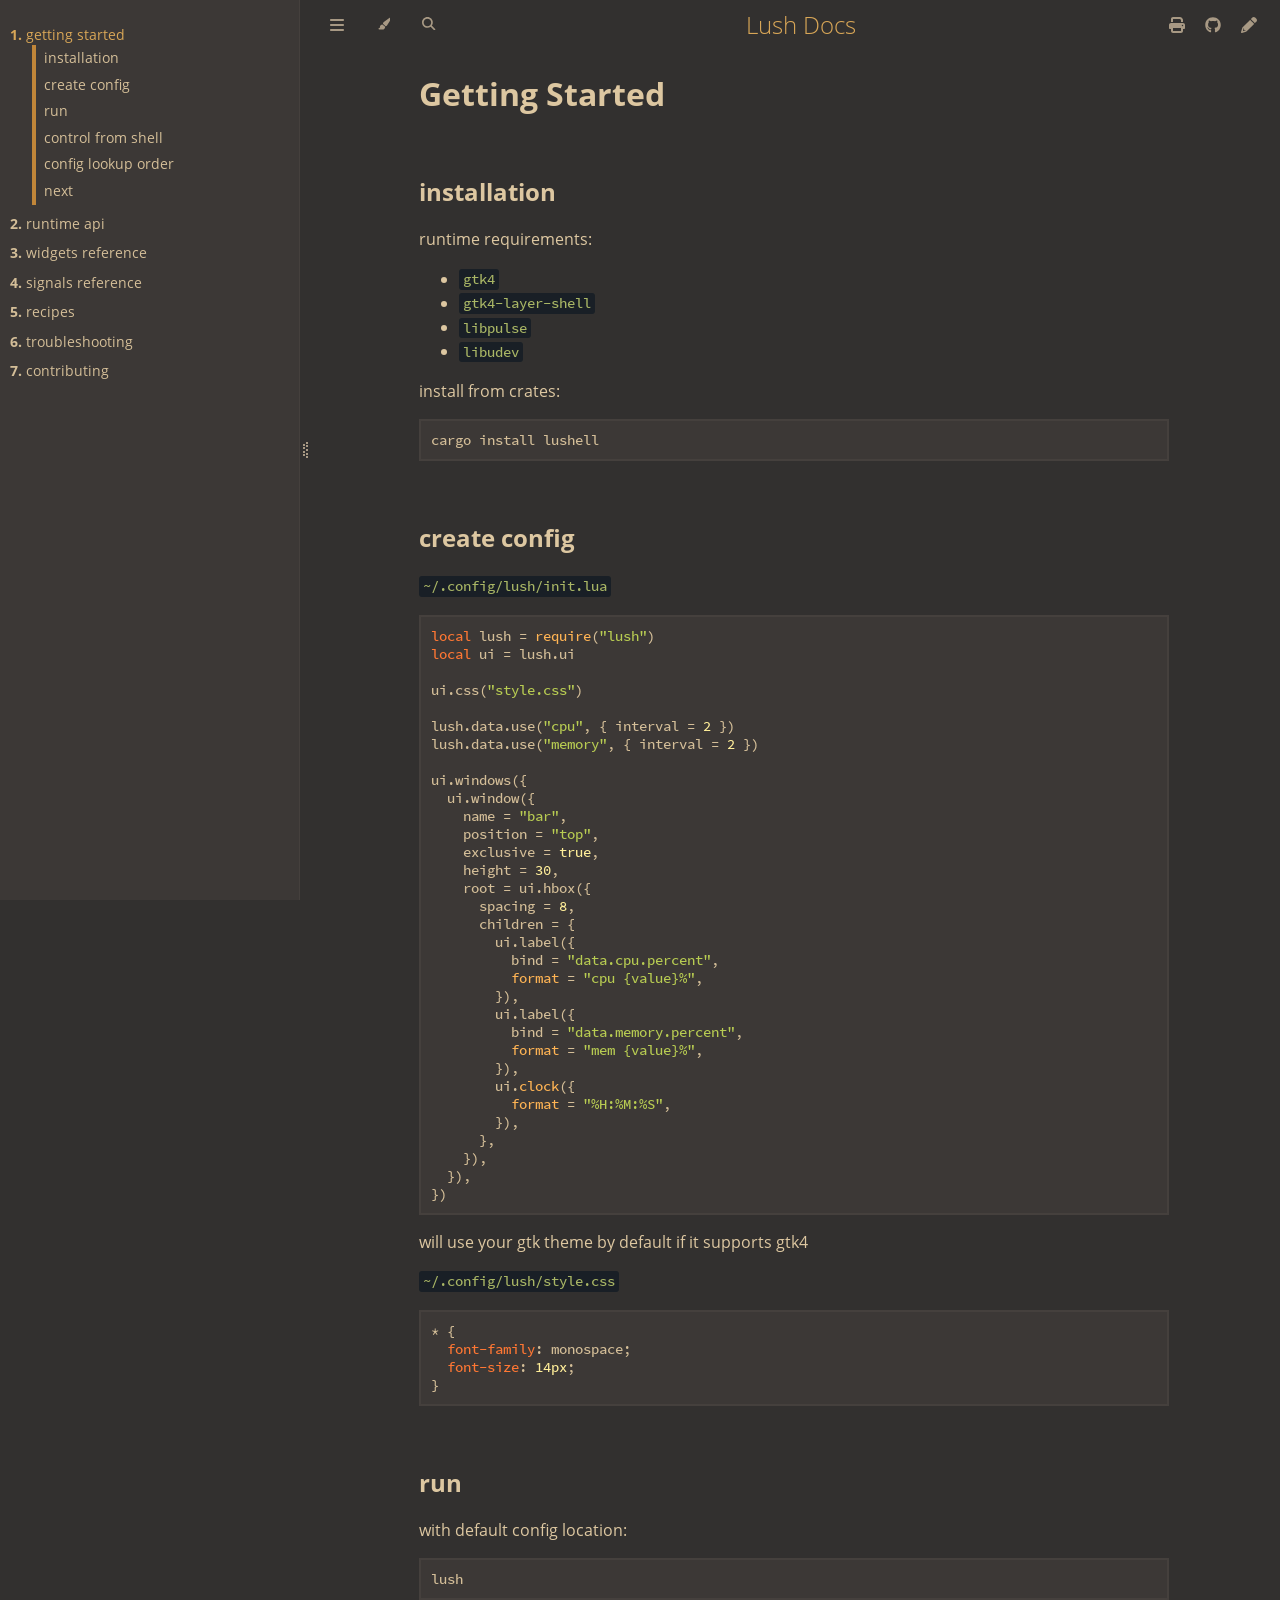
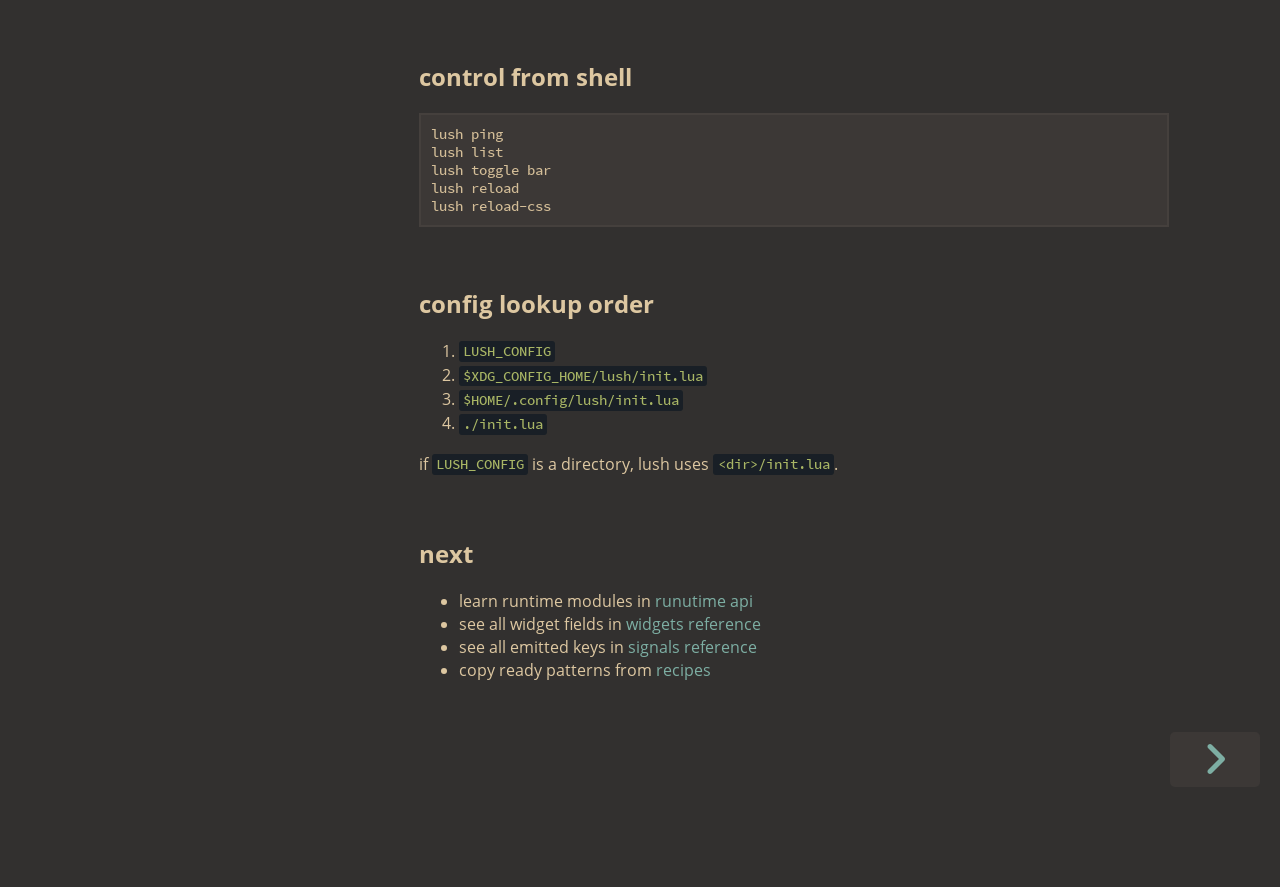
<file: index.html>
<!DOCTYPE HTML>
<html lang="en" class="ayu sidebar-visible" dir="ltr">
    <head>
        <!-- Book generated using mdBook -->
        <meta charset="UTF-8">
        <title>getting started - Lush Docs</title>


        <!-- Custom HTML head -->

        <meta name="description" content="Documentation for configuring and extending Lush.">
        <meta name="viewport" content="width=device-width, initial-scale=1">
        <meta name="theme-color" content="#ffffff">

        <link rel="icon" href="favicon-de23e50b.svg">
        <link rel="shortcut icon" href="favicon-8114d1fc.png">
        <link rel="stylesheet" href="css/variables-8adf115d.css">
        <link rel="stylesheet" href="css/general-2459343d.css">
        <link rel="stylesheet" href="css/chrome-ae938929.css">
        <link rel="stylesheet" href="css/print-9e4910d8.css" media="print">

        <!-- Fonts -->
        <link rel="stylesheet" href="fonts/fonts-9644e21d.css">

        <!-- Highlight.js Stylesheets -->
        <link rel="stylesheet" id="mdbook-highlight-css" href="highlight-493f70e1.css">
        <link rel="stylesheet" id="mdbook-tomorrow-night-css" href="tomorrow-night-4c0ae647.css">
        <link rel="stylesheet" id="mdbook-ayu-highlight-css" href="ayu-highlight-3fdfc3ac.css">

        <!-- Custom theme stylesheets -->
        <link rel="stylesheet" href="theme/gruvbox-805121fd.css">


        <!-- Provide site root and default themes to javascript -->
        <script>
            const path_to_root = "";
            const default_light_theme = "ayu";
            const default_dark_theme = "ayu";
            window.path_to_searchindex_js = "searchindex-1424e2ea.js";
        </script>
        <!-- Start loading toc.js asap -->
        <script src="toc-f777d35e.js"></script>
    </head>
    <body>
    <div id="mdbook-help-container">
        <div id="mdbook-help-popup">
            <h2 class="mdbook-help-title">Keyboard shortcuts</h2>
            <div>
                <p>Press <kbd>←</kbd> or <kbd>→</kbd> to navigate between chapters</p>
                <p>Press <kbd>S</kbd> or <kbd>/</kbd> to search in the book</p>
                <p>Press <kbd>?</kbd> to show this help</p>
                <p>Press <kbd>Esc</kbd> to hide this help</p>
            </div>
        </div>
    </div>
    <div id="mdbook-body-container">
        <!-- Work around some values being stored in localStorage wrapped in quotes -->
        <script>
            try {
                let theme = localStorage.getItem('mdbook-theme');
                let sidebar = localStorage.getItem('mdbook-sidebar');

                if (theme.startsWith('"') && theme.endsWith('"')) {
                    localStorage.setItem('mdbook-theme', theme.slice(1, theme.length - 1));
                }

                if (sidebar.startsWith('"') && sidebar.endsWith('"')) {
                    localStorage.setItem('mdbook-sidebar', sidebar.slice(1, sidebar.length - 1));
                }
            } catch (e) { }
        </script>

        <!-- Set the theme before any content is loaded, prevents flash -->
        <script>
            const default_theme = window.matchMedia("(prefers-color-scheme: dark)").matches ? default_dark_theme : default_light_theme;
            let theme;
            try { theme = localStorage.getItem('mdbook-theme'); } catch(e) { }
            if (theme === null || theme === undefined) { theme = default_theme; }
            const html = document.documentElement;
            html.classList.remove('ayu')
            html.classList.add(theme);
            html.classList.add("js");
        </script>

        <input type="checkbox" id="mdbook-sidebar-toggle-anchor" class="hidden">

        <!-- Hide / unhide sidebar before it is displayed -->
        <script>
            let sidebar = null;
            const sidebar_toggle = document.getElementById("mdbook-sidebar-toggle-anchor");
            if (document.body.clientWidth >= 1080) {
                try { sidebar = localStorage.getItem('mdbook-sidebar'); } catch(e) { }
                sidebar = sidebar || 'visible';
            } else {
                sidebar = 'hidden';
                sidebar_toggle.checked = false;
            }
            if (sidebar === 'visible') {
                sidebar_toggle.checked = true;
            } else {
                html.classList.remove('sidebar-visible');
            }
        </script>

        <nav id="mdbook-sidebar" class="sidebar" aria-label="Table of contents">
            <!-- populated by js -->
            <mdbook-sidebar-scrollbox class="sidebar-scrollbox"></mdbook-sidebar-scrollbox>
            <noscript>
                <iframe class="sidebar-iframe-outer" src="toc.html"></iframe>
            </noscript>
            <div id="mdbook-sidebar-resize-handle" class="sidebar-resize-handle">
                <div class="sidebar-resize-indicator"></div>
            </div>
        </nav>

        <div id="mdbook-page-wrapper" class="page-wrapper">

            <div class="page">
                <div id="mdbook-menu-bar-hover-placeholder"></div>
                <div id="mdbook-menu-bar" class="menu-bar sticky">
                    <div class="left-buttons">
                        <label id="mdbook-sidebar-toggle" class="icon-button" for="mdbook-sidebar-toggle-anchor" title="Toggle Table of Contents" aria-label="Toggle Table of Contents" aria-controls="mdbook-sidebar">
                            <span class=fa-svg><svg xmlns="http://www.w3.org/2000/svg" viewBox="0 0 448 512"><!--! Font Awesome Free 6.2.0 by @fontawesome - https://fontawesome.com License - https://fontawesome.com/license/free (Icons: CC BY 4.0, Fonts: SIL OFL 1.1, Code: MIT License) Copyright 2022 Fonticons, Inc. --><path d="M0 96C0 78.3 14.3 64 32 64H416c17.7 0 32 14.3 32 32s-14.3 32-32 32H32C14.3 128 0 113.7 0 96zM0 256c0-17.7 14.3-32 32-32H416c17.7 0 32 14.3 32 32s-14.3 32-32 32H32c-17.7 0-32-14.3-32-32zM448 416c0 17.7-14.3 32-32 32H32c-17.7 0-32-14.3-32-32s14.3-32 32-32H416c17.7 0 32 14.3 32 32z"/></svg></span>
                        </label>
                        <button id="mdbook-theme-toggle" class="icon-button" type="button" title="Change theme" aria-label="Change theme" aria-haspopup="true" aria-expanded="false" aria-controls="mdbook-theme-list">
                            <span class=fa-svg><svg xmlns="http://www.w3.org/2000/svg" viewBox="0 0 576 512"><!--! Font Awesome Free 6.2.0 by @fontawesome - https://fontawesome.com License - https://fontawesome.com/license/free (Icons: CC BY 4.0, Fonts: SIL OFL 1.1, Code: MIT License) Copyright 2022 Fonticons, Inc. --><path d="M371.3 367.1c27.3-3.9 51.9-19.4 67.2-42.9L600.2 74.1c12.6-19.5 9.4-45.3-7.6-61.2S549.7-4.4 531.1 9.6L294.4 187.2c-24 18-38.2 46.1-38.4 76.1L371.3 367.1zm-19.6 25.4l-116-104.4C175.9 290.3 128 339.6 128 400c0 3.9 .2 7.8 .6 11.6c1.8 17.5-10.2 36.4-27.8 36.4H96c-17.7 0-32 14.3-32 32s14.3 32 32 32H240c61.9 0 112-50.1 112-112c0-2.5-.1-5-.2-7.5z"/></svg></span>
                        </button>
                        <ul id="mdbook-theme-list" class="theme-popup" aria-label="Themes" role="menu">
                            <li role="none"><button role="menuitem" class="theme" id="mdbook-theme-default_theme">Auto</button></li>
                            <li role="none"><button role="menuitem" class="theme" id="mdbook-theme-light">Light</button></li>
                            <li role="none"><button role="menuitem" class="theme" id="mdbook-theme-rust">Rust</button></li>
                            <li role="none"><button role="menuitem" class="theme" id="mdbook-theme-coal">Coal</button></li>
                            <li role="none"><button role="menuitem" class="theme" id="mdbook-theme-navy">Navy</button></li>
                            <li role="none"><button role="menuitem" class="theme" id="mdbook-theme-ayu">Ayu</button></li>
                        </ul>
                        <button id="mdbook-search-toggle" class="icon-button" type="button" title="Search (`/`)" aria-label="Toggle Searchbar" aria-expanded="false" aria-keyshortcuts="/ s" aria-controls="mdbook-searchbar">
                            <span class=fa-svg><svg xmlns="http://www.w3.org/2000/svg" viewBox="0 0 512 512"><!--! Font Awesome Free 6.2.0 by @fontawesome - https://fontawesome.com License - https://fontawesome.com/license/free (Icons: CC BY 4.0, Fonts: SIL OFL 1.1, Code: MIT License) Copyright 2022 Fonticons, Inc. --><path d="M416 208c0 45.9-14.9 88.3-40 122.7L502.6 457.4c12.5 12.5 12.5 32.8 0 45.3s-32.8 12.5-45.3 0L330.7 376c-34.4 25.2-76.8 40-122.7 40C93.1 416 0 322.9 0 208S93.1 0 208 0S416 93.1 416 208zM208 352c79.5 0 144-64.5 144-144s-64.5-144-144-144S64 128.5 64 208s64.5 144 144 144z"/></svg></span>
                        </button>
                    </div>

                    <h1 class="menu-title">Lush Docs</h1>

                    <div class="right-buttons">
                        <a href="print.html" title="Print this book" aria-label="Print this book">
                            <span class=fa-svg id="print-button"><svg xmlns="http://www.w3.org/2000/svg" viewBox="0 0 512 512"><!--! Font Awesome Free 6.2.0 by @fontawesome - https://fontawesome.com License - https://fontawesome.com/license/free (Icons: CC BY 4.0, Fonts: SIL OFL 1.1, Code: MIT License) Copyright 2022 Fonticons, Inc. --><path d="M128 0C92.7 0 64 28.7 64 64v96h64V64H354.7L384 93.3V160h64V93.3c0-17-6.7-33.3-18.7-45.3L400 18.7C388 6.7 371.7 0 354.7 0H128zM384 352v32 64H128V384 368 352H384zm64 32h32c17.7 0 32-14.3 32-32V256c0-35.3-28.7-64-64-64H64c-35.3 0-64 28.7-64 64v96c0 17.7 14.3 32 32 32H64v64c0 35.3 28.7 64 64 64H384c35.3 0 64-28.7 64-64V384zm-16-88c-13.3 0-24-10.7-24-24s10.7-24 24-24s24 10.7 24 24s-10.7 24-24 24z"/></svg></span>
                        </a>
                        <a href="https://github.com/yrwq/lush" title="Git repository" aria-label="Git repository">
                            <span class=fa-svg><svg xmlns="http://www.w3.org/2000/svg" viewBox="0 0 496 512"><!--! Font Awesome Free 6.2.0 by @fontawesome - https://fontawesome.com License - https://fontawesome.com/license/free (Icons: CC BY 4.0, Fonts: SIL OFL 1.1, Code: MIT License) Copyright 2022 Fonticons, Inc. --><path d="M165.9 397.4c0 2-2.3 3.6-5.2 3.6-3.3.3-5.6-1.3-5.6-3.6 0-2 2.3-3.6 5.2-3.6 3-.3 5.6 1.3 5.6 3.6zm-31.1-4.5c-.7 2 1.3 4.3 4.3 4.9 2.6 1 5.6 0 6.2-2s-1.3-4.3-4.3-5.2c-2.6-.7-5.5.3-6.2 2.3zm44.2-1.7c-2.9.7-4.9 2.6-4.6 4.9.3 2 2.9 3.3 5.9 2.6 2.9-.7 4.9-2.6 4.6-4.6-.3-1.9-3-3.2-5.9-2.9zM244.8 8C106.1 8 0 113.3 0 252c0 110.9 69.8 205.8 169.5 239.2 12.8 2.3 17.3-5.6 17.3-12.1 0-6.2-.3-40.4-.3-61.4 0 0-70 15-84.7-29.8 0 0-11.4-29.1-27.8-36.6 0 0-22.9-15.7 1.6-15.4 0 0 24.9 2 38.6 25.8 21.9 38.6 58.6 27.5 72.9 20.9 2.3-16 8.8-27.1 16-33.7-55.9-6.2-112.3-14.3-112.3-110.5 0-27.5 7.6-41.3 23.6-58.9-2.6-6.5-11.1-33.3 2.6-67.9 20.9-6.5 69 27 69 27 20-5.6 41.5-8.5 62.8-8.5s42.8 2.9 62.8 8.5c0 0 48.1-33.6 69-27 13.7 34.7 5.2 61.4 2.6 67.9 16 17.7 25.8 31.5 25.8 58.9 0 96.5-58.9 104.2-114.8 110.5 9.2 7.9 17 22.9 17 46.4 0 33.7-.3 75.4-.3 83.6 0 6.5 4.6 14.4 17.3 12.1C428.2 457.8 496 362.9 496 252 496 113.3 383.5 8 244.8 8zM97.2 352.9c-1.3 1-1 3.3.7 5.2 1.6 1.6 3.9 2.3 5.2 1 1.3-1 1-3.3-.7-5.2-1.6-1.6-3.9-2.3-5.2-1zm-10.8-8.1c-.7 1.3.3 2.9 2.3 3.9 1.6 1 3.6.7 4.3-.7.7-1.3-.3-2.9-2.3-3.9-2-.6-3.6-.3-4.3.7zm32.4 35.6c-1.6 1.3-1 4.3 1.3 6.2 2.3 2.3 5.2 2.6 6.5 1 1.3-1.3.7-4.3-1.3-6.2-2.2-2.3-5.2-2.6-6.5-1zm-11.4-14.7c-1.6 1-1.6 3.6 0 5.9 1.6 2.3 4.3 3.3 5.6 2.3 1.6-1.3 1.6-3.9 0-6.2-1.4-2.3-4-3.3-5.6-2z"/></svg></span>
                        </a>
                        <a href="https://github.com/yrwq/lush/edit/main/docs/src/getting-started.md" title="Suggest an edit" aria-label="Suggest an edit" rel="edit">
                            <span class=fa-svg id="git-edit-button"><svg xmlns="http://www.w3.org/2000/svg" viewBox="0 0 512 512"><!--! Font Awesome Free 6.2.0 by @fontawesome - https://fontawesome.com License - https://fontawesome.com/license/free (Icons: CC BY 4.0, Fonts: SIL OFL 1.1, Code: MIT License) Copyright 2022 Fonticons, Inc. --><path d="M421.7 220.3l-11.3 11.3-22.6 22.6-205 205c-6.6 6.6-14.8 11.5-23.8 14.1L30.8 511c-8.4 2.5-17.5 .2-23.7-6.1S-1.5 489.7 1 481.2L38.7 353.1c2.6-9 7.5-17.2 14.1-23.8l205-205 22.6-22.6 11.3-11.3 33.9 33.9 62.1 62.1 33.9 33.9zM96 353.9l-9.3 9.3c-.9 .9-1.6 2.1-2 3.4l-25.3 86 86-25.3c1.3-.4 2.5-1.1 3.4-2l9.3-9.3H112c-8.8 0-16-7.2-16-16V353.9zM453.3 19.3l39.4 39.4c25 25 25 65.5 0 90.5l-14.5 14.5-22.6 22.6-11.3 11.3-33.9-33.9-62.1-62.1L314.3 67.7l11.3-11.3 22.6-22.6 14.5-14.5c25-25 65.5-25 90.5 0z"/></svg></span>
                        </a>

                    </div>
                </div>

                <div id="mdbook-search-wrapper" class="hidden">
                    <form id="mdbook-searchbar-outer" class="searchbar-outer">
                        <div class="search-wrapper">
                            <input type="search" id="mdbook-searchbar" name="searchbar" placeholder="Search this book ..." aria-controls="mdbook-searchresults-outer" aria-describedby="searchresults-header">
                            <div class="spinner-wrapper">
                                <span class=fa-svg id="fa-spin"><svg xmlns="http://www.w3.org/2000/svg" viewBox="0 0 512 512"><!--! Font Awesome Free 6.2.0 by @fontawesome - https://fontawesome.com License - https://fontawesome.com/license/free (Icons: CC BY 4.0, Fonts: SIL OFL 1.1, Code: MIT License) Copyright 2022 Fonticons, Inc. --><path d="M304 48c0-26.5-21.5-48-48-48s-48 21.5-48 48s21.5 48 48 48s48-21.5 48-48zm0 416c0-26.5-21.5-48-48-48s-48 21.5-48 48s21.5 48 48 48s48-21.5 48-48zM48 304c26.5 0 48-21.5 48-48s-21.5-48-48-48s-48 21.5-48 48s21.5 48 48 48zm464-48c0-26.5-21.5-48-48-48s-48 21.5-48 48s21.5 48 48 48s48-21.5 48-48zM142.9 437c18.7-18.7 18.7-49.1 0-67.9s-49.1-18.7-67.9 0s-18.7 49.1 0 67.9s49.1 18.7 67.9 0zm0-294.2c18.7-18.7 18.7-49.1 0-67.9S93.7 56.2 75 75s-18.7 49.1 0 67.9s49.1 18.7 67.9 0zM369.1 437c18.7 18.7 49.1 18.7 67.9 0s18.7-49.1 0-67.9s-49.1-18.7-67.9 0s-18.7 49.1 0 67.9z"/></svg></span>
                            </div>
                        </div>
                    </form>
                    <div id="mdbook-searchresults-outer" class="searchresults-outer hidden">
                        <div id="mdbook-searchresults-header" class="searchresults-header"></div>
                        <ul id="mdbook-searchresults">
                        </ul>
                    </div>
                </div>

                <!-- Apply ARIA attributes after the sidebar and the sidebar toggle button are added to the DOM -->
                <script>
                    document.getElementById('mdbook-sidebar-toggle').setAttribute('aria-expanded', sidebar === 'visible');
                    document.getElementById('mdbook-sidebar').setAttribute('aria-hidden', sidebar !== 'visible');
                    Array.from(document.querySelectorAll('#mdbook-sidebar a')).forEach(function(link) {
                        link.setAttribute('tabIndex', sidebar === 'visible' ? 0 : -1);
                    });
                </script>

                <div id="mdbook-content" class="content">
                    <main>
                        <h1 id="getting-started"><a class="header" href="#getting-started">Getting Started</a></h1>
<h2 id="installation"><a class="header" href="#installation">installation</a></h2>
<p>runtime requirements:</p>
<ul>
<li><code>gtk4</code></li>
<li><code>gtk4-layer-shell</code></li>
<li><code>libpulse</code></li>
<li><code>libudev</code></li>
</ul>
<p>install from crates:</p>
<pre><code class="language-bash">cargo install lushell
</code></pre>
<h2 id="create-config"><a class="header" href="#create-config">create config</a></h2>
<p><code>~/.config/lush/init.lua</code></p>
<pre><code class="language-lua">local lush = require("lush")
local ui = lush.ui

ui.css("style.css")

lush.data.use("cpu", { interval = 2 })
lush.data.use("memory", { interval = 2 })

ui.windows({
  ui.window({
    name = "bar",
    position = "top",
    exclusive = true,
    height = 30,
    root = ui.hbox({
      spacing = 8,
      children = {
        ui.label({
          bind = "data.cpu.percent",
          format = "cpu {value}%",
        }),
        ui.label({
          bind = "data.memory.percent",
          format = "mem {value}%",
        }),
        ui.clock({
          format = "%H:%M:%S",
        }),
      },
    }),
  }),
})
</code></pre>
<p>will use your gtk theme by default if it supports gtk4</p>
<p><code>~/.config/lush/style.css</code></p>
<pre><code class="language-css">* {
  font-family: monospace;
  font-size: 14px;
}
</code></pre>
<h2 id="run"><a class="header" href="#run">run</a></h2>
<p>with default config location:</p>
<pre><code class="language-bash">lush
</code></pre>
<h2 id="control-from-shell"><a class="header" href="#control-from-shell">control from shell</a></h2>
<pre><code class="language-bash">lush ping
lush list
lush toggle bar
lush reload
lush reload-css
</code></pre>
<h2 id="config-lookup-order"><a class="header" href="#config-lookup-order">config lookup order</a></h2>
<ol>
<li><code>LUSH_CONFIG</code></li>
<li><code>$XDG_CONFIG_HOME/lush/init.lua</code></li>
<li><code>$HOME/.config/lush/init.lua</code></li>
<li><code>./init.lua</code></li>
</ol>
<p>if <code>LUSH_CONFIG</code> is a directory, lush uses <code>&lt;dir&gt;/init.lua</code>.</p>
<h2 id="next"><a class="header" href="#next">next</a></h2>
<ul>
<li>learn runtime modules in <a href="runtime-api.html">runutime api</a></li>
<li>see all widget fields in <a href="widgets.html">widgets reference</a></li>
<li>see all emitted keys in <a href="signals.html">signals reference</a></li>
<li>copy ready patterns from <a href="recipes.html">recipes</a></li>
</ul>

                    </main>

                    <nav class="nav-wrapper" aria-label="Page navigation">
                        <!-- Mobile navigation buttons -->

                            <a rel="next prefetch" href="runtime-api.html" class="mobile-nav-chapters next" title="Next chapter" aria-label="Next chapter" aria-keyshortcuts="Right">
                                <span class=fa-svg><svg xmlns="http://www.w3.org/2000/svg" viewBox="0 0 320 512"><!--! Font Awesome Free 6.2.0 by @fontawesome - https://fontawesome.com License - https://fontawesome.com/license/free (Icons: CC BY 4.0, Fonts: SIL OFL 1.1, Code: MIT License) Copyright 2022 Fonticons, Inc. --><path d="M278.6 233.4c12.5 12.5 12.5 32.8 0 45.3l-160 160c-12.5 12.5-32.8 12.5-45.3 0s-12.5-32.8 0-45.3L210.7 256 73.4 118.6c-12.5-12.5-12.5-32.8 0-45.3s32.8-12.5 45.3 0l160 160z"/></svg></span>
                            </a>

                        <div style="clear: both"></div>
                    </nav>
                </div>
            </div>

            <nav class="nav-wide-wrapper" aria-label="Page navigation">

                    <a rel="next prefetch" href="runtime-api.html" class="nav-chapters next" title="Next chapter" aria-label="Next chapter" aria-keyshortcuts="Right">
                        <span class=fa-svg><svg xmlns="http://www.w3.org/2000/svg" viewBox="0 0 320 512"><!--! Font Awesome Free 6.2.0 by @fontawesome - https://fontawesome.com License - https://fontawesome.com/license/free (Icons: CC BY 4.0, Fonts: SIL OFL 1.1, Code: MIT License) Copyright 2022 Fonticons, Inc. --><path d="M278.6 233.4c12.5 12.5 12.5 32.8 0 45.3l-160 160c-12.5 12.5-32.8 12.5-45.3 0s-12.5-32.8 0-45.3L210.7 256 73.4 118.6c-12.5-12.5-12.5-32.8 0-45.3s32.8-12.5 45.3 0l160 160z"/></svg></span>
                    </a>
            </nav>

        </div>

        <template id=fa-eye><span class=fa-svg><svg xmlns="http://www.w3.org/2000/svg" viewBox="0 0 576 512"><!--! Font Awesome Free 6.2.0 by @fontawesome - https://fontawesome.com License - https://fontawesome.com/license/free (Icons: CC BY 4.0, Fonts: SIL OFL 1.1, Code: MIT License) Copyright 2022 Fonticons, Inc. --><path d="M288 32c-80.8 0-145.5 36.8-192.6 80.6C48.6 156 17.3 208 2.5 243.7c-3.3 7.9-3.3 16.7 0 24.6C17.3 304 48.6 356 95.4 399.4C142.5 443.2 207.2 480 288 480s145.5-36.8 192.6-80.6c46.8-43.5 78.1-95.4 93-131.1c3.3-7.9 3.3-16.7 0-24.6c-14.9-35.7-46.2-87.7-93-131.1C433.5 68.8 368.8 32 288 32zM432 256c0 79.5-64.5 144-144 144s-144-64.5-144-144s64.5-144 144-144s144 64.5 144 144zM288 192c0 35.3-28.7 64-64 64c-11.5 0-22.3-3-31.6-8.4c-.2 2.8-.4 5.5-.4 8.4c0 53 43 96 96 96s96-43 96-96s-43-96-96-96c-2.8 0-5.6 .1-8.4 .4c5.3 9.3 8.4 20.1 8.4 31.6z"/></svg></span></template>
        <template id=fa-eye-slash><span class=fa-svg><svg xmlns="http://www.w3.org/2000/svg" viewBox="0 0 640 512"><!--! Font Awesome Free 6.2.0 by @fontawesome - https://fontawesome.com License - https://fontawesome.com/license/free (Icons: CC BY 4.0, Fonts: SIL OFL 1.1, Code: MIT License) Copyright 2022 Fonticons, Inc. --><path d="M38.8 5.1C28.4-3.1 13.3-1.2 5.1 9.2S-1.2 34.7 9.2 42.9l592 464c10.4 8.2 25.5 6.3 33.7-4.1s6.3-25.5-4.1-33.7L525.6 386.7c39.6-40.6 66.4-86.1 79.9-118.4c3.3-7.9 3.3-16.7 0-24.6c-14.9-35.7-46.2-87.7-93-131.1C465.5 68.8 400.8 32 320 32c-68.2 0-125 26.3-169.3 60.8L38.8 5.1zM223.1 149.5C248.6 126.2 282.7 112 320 112c79.5 0 144 64.5 144 144c0 24.9-6.3 48.3-17.4 68.7L408 294.5c5.2-11.8 8-24.8 8-38.5c0-53-43-96-96-96c-2.8 0-5.6 .1-8.4 .4c5.3 9.3 8.4 20.1 8.4 31.6c0 10.2-2.4 19.8-6.6 28.3l-90.3-70.8zm223.1 298L373 389.9c-16.4 6.5-34.3 10.1-53 10.1c-79.5 0-144-64.5-144-144c0-6.9 .5-13.6 1.4-20.2L83.1 161.5C60.3 191.2 44 220.8 34.5 243.7c-3.3 7.9-3.3 16.7 0 24.6c14.9 35.7 46.2 87.7 93 131.1C174.5 443.2 239.2 480 320 480c47.8 0 89.9-12.9 126.2-32.5z"/></svg></span></template>
        <template id=fa-copy><span class=fa-svg><svg xmlns="http://www.w3.org/2000/svg" viewBox="0 0 512 512"><!--! Font Awesome Free 6.2.0 by @fontawesome - https://fontawesome.com License - https://fontawesome.com/license/free (Icons: CC BY 4.0, Fonts: SIL OFL 1.1, Code: MIT License) Copyright 2022 Fonticons, Inc. --><path d="M502.6 70.63l-61.25-61.25C435.4 3.371 427.2 0 418.7 0H255.1c-35.35 0-64 28.66-64 64l.0195 256C192 355.4 220.7 384 256 384h192c35.2 0 64-28.8 64-64V93.25C512 84.77 508.6 76.63 502.6 70.63zM464 320c0 8.836-7.164 16-16 16H255.1c-8.838 0-16-7.164-16-16L239.1 64.13c0-8.836 7.164-16 16-16h128L384 96c0 17.67 14.33 32 32 32h47.1V320zM272 448c0 8.836-7.164 16-16 16H63.1c-8.838 0-16-7.164-16-16L47.98 192.1c0-8.836 7.164-16 16-16H160V128H63.99c-35.35 0-64 28.65-64 64l.0098 256C.002 483.3 28.66 512 64 512h192c35.2 0 64-28.8 64-64v-32h-47.1L272 448z"/></svg></span></template>
        <template id=fa-play><span class=fa-svg><svg xmlns="http://www.w3.org/2000/svg" viewBox="0 0 384 512"><!--! Font Awesome Free 6.2.0 by @fontawesome - https://fontawesome.com License - https://fontawesome.com/license/free (Icons: CC BY 4.0, Fonts: SIL OFL 1.1, Code: MIT License) Copyright 2022 Fonticons, Inc. --><path d="M73 39c-14.8-9.1-33.4-9.4-48.5-.9S0 62.6 0 80V432c0 17.4 9.4 33.4 24.5 41.9s33.7 8.1 48.5-.9L361 297c14.3-8.7 23-24.2 23-41s-8.7-32.2-23-41L73 39z"/></svg></span></template>
        <template id=fa-clock-rotate-left><span class=fa-svg><svg xmlns="http://www.w3.org/2000/svg" viewBox="0 0 512 512"><!--! Font Awesome Free 6.2.0 by @fontawesome - https://fontawesome.com License - https://fontawesome.com/license/free (Icons: CC BY 4.0, Fonts: SIL OFL 1.1, Code: MIT License) Copyright 2022 Fonticons, Inc. --><path d="M75 75L41 41C25.9 25.9 0 36.6 0 57.9V168c0 13.3 10.7 24 24 24H134.1c21.4 0 32.1-25.9 17-41l-30.8-30.8C155 85.5 203 64 256 64c106 0 192 86 192 192s-86 192-192 192c-40.8 0-78.6-12.7-109.7-34.4c-14.5-10.1-34.4-6.6-44.6 7.9s-6.6 34.4 7.9 44.6C151.2 495 201.7 512 256 512c141.4 0 256-114.6 256-256S397.4 0 256 0C185.3 0 121.3 28.7 75 75zm181 53c-13.3 0-24 10.7-24 24V256c0 6.4 2.5 12.5 7 17l72 72c9.4 9.4 24.6 9.4 33.9 0s9.4-24.6 0-33.9l-65-65V152c0-13.3-10.7-24-24-24z"/></svg></span></template>



        <script>
            window.playground_copyable = true;
        </script>


        <script src="elasticlunr-ef4e11c1.min.js"></script>
        <script src="mark-09e88c2c.min.js"></script>
        <script src="searcher-c2a407aa.js"></script>

        <script src="clipboard-1626706a.min.js"></script>
        <script src="highlight-abc7f01d.js"></script>
        <script src="book-a0b12cfe.js"></script>

        <!-- Custom JS scripts -->



    </div>
    </body>
</html>
</file>
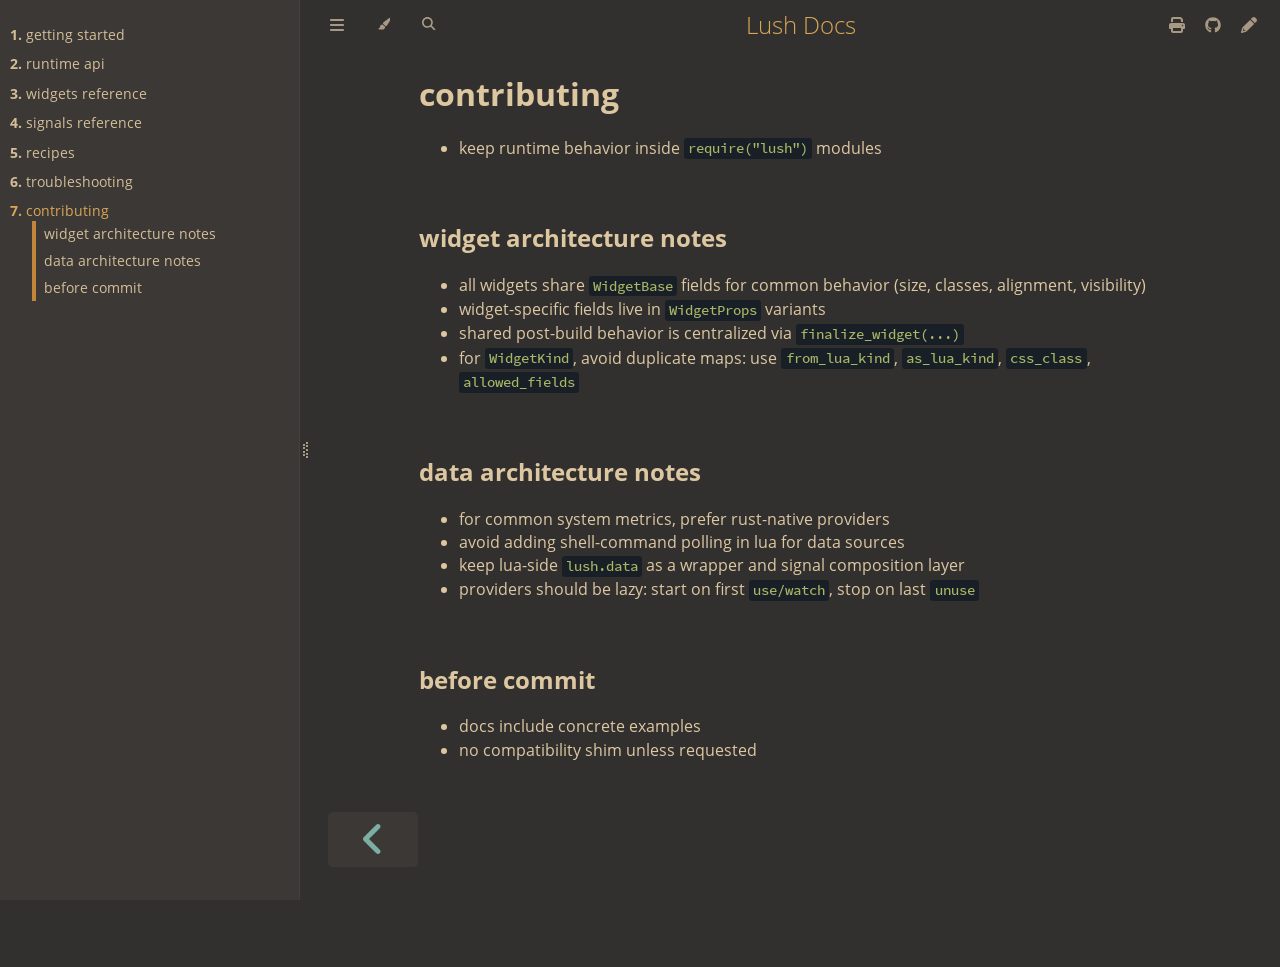
<file: contributing.html>
<!DOCTYPE HTML>
<html lang="en" class="ayu sidebar-visible" dir="ltr">
    <head>
        <!-- Book generated using mdBook -->
        <meta charset="UTF-8">
        <title>contributing - Lush Docs</title>


        <!-- Custom HTML head -->

        <meta name="description" content="Documentation for configuring and extending Lush.">
        <meta name="viewport" content="width=device-width, initial-scale=1">
        <meta name="theme-color" content="#ffffff">

        <link rel="icon" href="favicon-de23e50b.svg">
        <link rel="shortcut icon" href="favicon-8114d1fc.png">
        <link rel="stylesheet" href="css/variables-8adf115d.css">
        <link rel="stylesheet" href="css/general-2459343d.css">
        <link rel="stylesheet" href="css/chrome-ae938929.css">
        <link rel="stylesheet" href="css/print-9e4910d8.css" media="print">

        <!-- Fonts -->
        <link rel="stylesheet" href="fonts/fonts-9644e21d.css">

        <!-- Highlight.js Stylesheets -->
        <link rel="stylesheet" id="mdbook-highlight-css" href="highlight-493f70e1.css">
        <link rel="stylesheet" id="mdbook-tomorrow-night-css" href="tomorrow-night-4c0ae647.css">
        <link rel="stylesheet" id="mdbook-ayu-highlight-css" href="ayu-highlight-3fdfc3ac.css">

        <!-- Custom theme stylesheets -->
        <link rel="stylesheet" href="theme/gruvbox-805121fd.css">


        <!-- Provide site root and default themes to javascript -->
        <script>
            const path_to_root = "";
            const default_light_theme = "ayu";
            const default_dark_theme = "ayu";
            window.path_to_searchindex_js = "searchindex-1424e2ea.js";
        </script>
        <!-- Start loading toc.js asap -->
        <script src="toc-f777d35e.js"></script>
    </head>
    <body>
    <div id="mdbook-help-container">
        <div id="mdbook-help-popup">
            <h2 class="mdbook-help-title">Keyboard shortcuts</h2>
            <div>
                <p>Press <kbd>←</kbd> or <kbd>→</kbd> to navigate between chapters</p>
                <p>Press <kbd>S</kbd> or <kbd>/</kbd> to search in the book</p>
                <p>Press <kbd>?</kbd> to show this help</p>
                <p>Press <kbd>Esc</kbd> to hide this help</p>
            </div>
        </div>
    </div>
    <div id="mdbook-body-container">
        <!-- Work around some values being stored in localStorage wrapped in quotes -->
        <script>
            try {
                let theme = localStorage.getItem('mdbook-theme');
                let sidebar = localStorage.getItem('mdbook-sidebar');

                if (theme.startsWith('"') && theme.endsWith('"')) {
                    localStorage.setItem('mdbook-theme', theme.slice(1, theme.length - 1));
                }

                if (sidebar.startsWith('"') && sidebar.endsWith('"')) {
                    localStorage.setItem('mdbook-sidebar', sidebar.slice(1, sidebar.length - 1));
                }
            } catch (e) { }
        </script>

        <!-- Set the theme before any content is loaded, prevents flash -->
        <script>
            const default_theme = window.matchMedia("(prefers-color-scheme: dark)").matches ? default_dark_theme : default_light_theme;
            let theme;
            try { theme = localStorage.getItem('mdbook-theme'); } catch(e) { }
            if (theme === null || theme === undefined) { theme = default_theme; }
            const html = document.documentElement;
            html.classList.remove('ayu')
            html.classList.add(theme);
            html.classList.add("js");
        </script>

        <input type="checkbox" id="mdbook-sidebar-toggle-anchor" class="hidden">

        <!-- Hide / unhide sidebar before it is displayed -->
        <script>
            let sidebar = null;
            const sidebar_toggle = document.getElementById("mdbook-sidebar-toggle-anchor");
            if (document.body.clientWidth >= 1080) {
                try { sidebar = localStorage.getItem('mdbook-sidebar'); } catch(e) { }
                sidebar = sidebar || 'visible';
            } else {
                sidebar = 'hidden';
                sidebar_toggle.checked = false;
            }
            if (sidebar === 'visible') {
                sidebar_toggle.checked = true;
            } else {
                html.classList.remove('sidebar-visible');
            }
        </script>

        <nav id="mdbook-sidebar" class="sidebar" aria-label="Table of contents">
            <!-- populated by js -->
            <mdbook-sidebar-scrollbox class="sidebar-scrollbox"></mdbook-sidebar-scrollbox>
            <noscript>
                <iframe class="sidebar-iframe-outer" src="toc.html"></iframe>
            </noscript>
            <div id="mdbook-sidebar-resize-handle" class="sidebar-resize-handle">
                <div class="sidebar-resize-indicator"></div>
            </div>
        </nav>

        <div id="mdbook-page-wrapper" class="page-wrapper">

            <div class="page">
                <div id="mdbook-menu-bar-hover-placeholder"></div>
                <div id="mdbook-menu-bar" class="menu-bar sticky">
                    <div class="left-buttons">
                        <label id="mdbook-sidebar-toggle" class="icon-button" for="mdbook-sidebar-toggle-anchor" title="Toggle Table of Contents" aria-label="Toggle Table of Contents" aria-controls="mdbook-sidebar">
                            <span class=fa-svg><svg xmlns="http://www.w3.org/2000/svg" viewBox="0 0 448 512"><!--! Font Awesome Free 6.2.0 by @fontawesome - https://fontawesome.com License - https://fontawesome.com/license/free (Icons: CC BY 4.0, Fonts: SIL OFL 1.1, Code: MIT License) Copyright 2022 Fonticons, Inc. --><path d="M0 96C0 78.3 14.3 64 32 64H416c17.7 0 32 14.3 32 32s-14.3 32-32 32H32C14.3 128 0 113.7 0 96zM0 256c0-17.7 14.3-32 32-32H416c17.7 0 32 14.3 32 32s-14.3 32-32 32H32c-17.7 0-32-14.3-32-32zM448 416c0 17.7-14.3 32-32 32H32c-17.7 0-32-14.3-32-32s14.3-32 32-32H416c17.7 0 32 14.3 32 32z"/></svg></span>
                        </label>
                        <button id="mdbook-theme-toggle" class="icon-button" type="button" title="Change theme" aria-label="Change theme" aria-haspopup="true" aria-expanded="false" aria-controls="mdbook-theme-list">
                            <span class=fa-svg><svg xmlns="http://www.w3.org/2000/svg" viewBox="0 0 576 512"><!--! Font Awesome Free 6.2.0 by @fontawesome - https://fontawesome.com License - https://fontawesome.com/license/free (Icons: CC BY 4.0, Fonts: SIL OFL 1.1, Code: MIT License) Copyright 2022 Fonticons, Inc. --><path d="M371.3 367.1c27.3-3.9 51.9-19.4 67.2-42.9L600.2 74.1c12.6-19.5 9.4-45.3-7.6-61.2S549.7-4.4 531.1 9.6L294.4 187.2c-24 18-38.2 46.1-38.4 76.1L371.3 367.1zm-19.6 25.4l-116-104.4C175.9 290.3 128 339.6 128 400c0 3.9 .2 7.8 .6 11.6c1.8 17.5-10.2 36.4-27.8 36.4H96c-17.7 0-32 14.3-32 32s14.3 32 32 32H240c61.9 0 112-50.1 112-112c0-2.5-.1-5-.2-7.5z"/></svg></span>
                        </button>
                        <ul id="mdbook-theme-list" class="theme-popup" aria-label="Themes" role="menu">
                            <li role="none"><button role="menuitem" class="theme" id="mdbook-theme-default_theme">Auto</button></li>
                            <li role="none"><button role="menuitem" class="theme" id="mdbook-theme-light">Light</button></li>
                            <li role="none"><button role="menuitem" class="theme" id="mdbook-theme-rust">Rust</button></li>
                            <li role="none"><button role="menuitem" class="theme" id="mdbook-theme-coal">Coal</button></li>
                            <li role="none"><button role="menuitem" class="theme" id="mdbook-theme-navy">Navy</button></li>
                            <li role="none"><button role="menuitem" class="theme" id="mdbook-theme-ayu">Ayu</button></li>
                        </ul>
                        <button id="mdbook-search-toggle" class="icon-button" type="button" title="Search (`/`)" aria-label="Toggle Searchbar" aria-expanded="false" aria-keyshortcuts="/ s" aria-controls="mdbook-searchbar">
                            <span class=fa-svg><svg xmlns="http://www.w3.org/2000/svg" viewBox="0 0 512 512"><!--! Font Awesome Free 6.2.0 by @fontawesome - https://fontawesome.com License - https://fontawesome.com/license/free (Icons: CC BY 4.0, Fonts: SIL OFL 1.1, Code: MIT License) Copyright 2022 Fonticons, Inc. --><path d="M416 208c0 45.9-14.9 88.3-40 122.7L502.6 457.4c12.5 12.5 12.5 32.8 0 45.3s-32.8 12.5-45.3 0L330.7 376c-34.4 25.2-76.8 40-122.7 40C93.1 416 0 322.9 0 208S93.1 0 208 0S416 93.1 416 208zM208 352c79.5 0 144-64.5 144-144s-64.5-144-144-144S64 128.5 64 208s64.5 144 144 144z"/></svg></span>
                        </button>
                    </div>

                    <h1 class="menu-title">Lush Docs</h1>

                    <div class="right-buttons">
                        <a href="print.html" title="Print this book" aria-label="Print this book">
                            <span class=fa-svg id="print-button"><svg xmlns="http://www.w3.org/2000/svg" viewBox="0 0 512 512"><!--! Font Awesome Free 6.2.0 by @fontawesome - https://fontawesome.com License - https://fontawesome.com/license/free (Icons: CC BY 4.0, Fonts: SIL OFL 1.1, Code: MIT License) Copyright 2022 Fonticons, Inc. --><path d="M128 0C92.7 0 64 28.7 64 64v96h64V64H354.7L384 93.3V160h64V93.3c0-17-6.7-33.3-18.7-45.3L400 18.7C388 6.7 371.7 0 354.7 0H128zM384 352v32 64H128V384 368 352H384zm64 32h32c17.7 0 32-14.3 32-32V256c0-35.3-28.7-64-64-64H64c-35.3 0-64 28.7-64 64v96c0 17.7 14.3 32 32 32H64v64c0 35.3 28.7 64 64 64H384c35.3 0 64-28.7 64-64V384zm-16-88c-13.3 0-24-10.7-24-24s10.7-24 24-24s24 10.7 24 24s-10.7 24-24 24z"/></svg></span>
                        </a>
                        <a href="https://github.com/yrwq/lush" title="Git repository" aria-label="Git repository">
                            <span class=fa-svg><svg xmlns="http://www.w3.org/2000/svg" viewBox="0 0 496 512"><!--! Font Awesome Free 6.2.0 by @fontawesome - https://fontawesome.com License - https://fontawesome.com/license/free (Icons: CC BY 4.0, Fonts: SIL OFL 1.1, Code: MIT License) Copyright 2022 Fonticons, Inc. --><path d="M165.9 397.4c0 2-2.3 3.6-5.2 3.6-3.3.3-5.6-1.3-5.6-3.6 0-2 2.3-3.6 5.2-3.6 3-.3 5.6 1.3 5.6 3.6zm-31.1-4.5c-.7 2 1.3 4.3 4.3 4.9 2.6 1 5.6 0 6.2-2s-1.3-4.3-4.3-5.2c-2.6-.7-5.5.3-6.2 2.3zm44.2-1.7c-2.9.7-4.9 2.6-4.6 4.9.3 2 2.9 3.3 5.9 2.6 2.9-.7 4.9-2.6 4.6-4.6-.3-1.9-3-3.2-5.9-2.9zM244.8 8C106.1 8 0 113.3 0 252c0 110.9 69.8 205.8 169.5 239.2 12.8 2.3 17.3-5.6 17.3-12.1 0-6.2-.3-40.4-.3-61.4 0 0-70 15-84.7-29.8 0 0-11.4-29.1-27.8-36.6 0 0-22.9-15.7 1.6-15.4 0 0 24.9 2 38.6 25.8 21.9 38.6 58.6 27.5 72.9 20.9 2.3-16 8.8-27.1 16-33.7-55.9-6.2-112.3-14.3-112.3-110.5 0-27.5 7.6-41.3 23.6-58.9-2.6-6.5-11.1-33.3 2.6-67.9 20.9-6.5 69 27 69 27 20-5.6 41.5-8.5 62.8-8.5s42.8 2.9 62.8 8.5c0 0 48.1-33.6 69-27 13.7 34.7 5.2 61.4 2.6 67.9 16 17.7 25.8 31.5 25.8 58.9 0 96.5-58.9 104.2-114.8 110.5 9.2 7.9 17 22.9 17 46.4 0 33.7-.3 75.4-.3 83.6 0 6.5 4.6 14.4 17.3 12.1C428.2 457.8 496 362.9 496 252 496 113.3 383.5 8 244.8 8zM97.2 352.9c-1.3 1-1 3.3.7 5.2 1.6 1.6 3.9 2.3 5.2 1 1.3-1 1-3.3-.7-5.2-1.6-1.6-3.9-2.3-5.2-1zm-10.8-8.1c-.7 1.3.3 2.9 2.3 3.9 1.6 1 3.6.7 4.3-.7.7-1.3-.3-2.9-2.3-3.9-2-.6-3.6-.3-4.3.7zm32.4 35.6c-1.6 1.3-1 4.3 1.3 6.2 2.3 2.3 5.2 2.6 6.5 1 1.3-1.3.7-4.3-1.3-6.2-2.2-2.3-5.2-2.6-6.5-1zm-11.4-14.7c-1.6 1-1.6 3.6 0 5.9 1.6 2.3 4.3 3.3 5.6 2.3 1.6-1.3 1.6-3.9 0-6.2-1.4-2.3-4-3.3-5.6-2z"/></svg></span>
                        </a>
                        <a href="https://github.com/yrwq/lush/edit/main/docs/src/contributing.md" title="Suggest an edit" aria-label="Suggest an edit" rel="edit">
                            <span class=fa-svg id="git-edit-button"><svg xmlns="http://www.w3.org/2000/svg" viewBox="0 0 512 512"><!--! Font Awesome Free 6.2.0 by @fontawesome - https://fontawesome.com License - https://fontawesome.com/license/free (Icons: CC BY 4.0, Fonts: SIL OFL 1.1, Code: MIT License) Copyright 2022 Fonticons, Inc. --><path d="M421.7 220.3l-11.3 11.3-22.6 22.6-205 205c-6.6 6.6-14.8 11.5-23.8 14.1L30.8 511c-8.4 2.5-17.5 .2-23.7-6.1S-1.5 489.7 1 481.2L38.7 353.1c2.6-9 7.5-17.2 14.1-23.8l205-205 22.6-22.6 11.3-11.3 33.9 33.9 62.1 62.1 33.9 33.9zM96 353.9l-9.3 9.3c-.9 .9-1.6 2.1-2 3.4l-25.3 86 86-25.3c1.3-.4 2.5-1.1 3.4-2l9.3-9.3H112c-8.8 0-16-7.2-16-16V353.9zM453.3 19.3l39.4 39.4c25 25 25 65.5 0 90.5l-14.5 14.5-22.6 22.6-11.3 11.3-33.9-33.9-62.1-62.1L314.3 67.7l11.3-11.3 22.6-22.6 14.5-14.5c25-25 65.5-25 90.5 0z"/></svg></span>
                        </a>

                    </div>
                </div>

                <div id="mdbook-search-wrapper" class="hidden">
                    <form id="mdbook-searchbar-outer" class="searchbar-outer">
                        <div class="search-wrapper">
                            <input type="search" id="mdbook-searchbar" name="searchbar" placeholder="Search this book ..." aria-controls="mdbook-searchresults-outer" aria-describedby="searchresults-header">
                            <div class="spinner-wrapper">
                                <span class=fa-svg id="fa-spin"><svg xmlns="http://www.w3.org/2000/svg" viewBox="0 0 512 512"><!--! Font Awesome Free 6.2.0 by @fontawesome - https://fontawesome.com License - https://fontawesome.com/license/free (Icons: CC BY 4.0, Fonts: SIL OFL 1.1, Code: MIT License) Copyright 2022 Fonticons, Inc. --><path d="M304 48c0-26.5-21.5-48-48-48s-48 21.5-48 48s21.5 48 48 48s48-21.5 48-48zm0 416c0-26.5-21.5-48-48-48s-48 21.5-48 48s21.5 48 48 48s48-21.5 48-48zM48 304c26.5 0 48-21.5 48-48s-21.5-48-48-48s-48 21.5-48 48s21.5 48 48 48zm464-48c0-26.5-21.5-48-48-48s-48 21.5-48 48s21.5 48 48 48s48-21.5 48-48zM142.9 437c18.7-18.7 18.7-49.1 0-67.9s-49.1-18.7-67.9 0s-18.7 49.1 0 67.9s49.1 18.7 67.9 0zm0-294.2c18.7-18.7 18.7-49.1 0-67.9S93.7 56.2 75 75s-18.7 49.1 0 67.9s49.1 18.7 67.9 0zM369.1 437c18.7 18.7 49.1 18.7 67.9 0s18.7-49.1 0-67.9s-49.1-18.7-67.9 0s-18.7 49.1 0 67.9z"/></svg></span>
                            </div>
                        </div>
                    </form>
                    <div id="mdbook-searchresults-outer" class="searchresults-outer hidden">
                        <div id="mdbook-searchresults-header" class="searchresults-header"></div>
                        <ul id="mdbook-searchresults">
                        </ul>
                    </div>
                </div>

                <!-- Apply ARIA attributes after the sidebar and the sidebar toggle button are added to the DOM -->
                <script>
                    document.getElementById('mdbook-sidebar-toggle').setAttribute('aria-expanded', sidebar === 'visible');
                    document.getElementById('mdbook-sidebar').setAttribute('aria-hidden', sidebar !== 'visible');
                    Array.from(document.querySelectorAll('#mdbook-sidebar a')).forEach(function(link) {
                        link.setAttribute('tabIndex', sidebar === 'visible' ? 0 : -1);
                    });
                </script>

                <div id="mdbook-content" class="content">
                    <main>
                        <h1 id="contributing"><a class="header" href="#contributing">contributing</a></h1>
<ul>
<li>keep runtime behavior inside <code>require("lush")</code> modules</li>
</ul>
<h2 id="widget-architecture-notes"><a class="header" href="#widget-architecture-notes">widget architecture notes</a></h2>
<ul>
<li>all widgets share <code>WidgetBase</code> fields for common behavior (size, classes, alignment, visibility)</li>
<li>widget-specific fields live in <code>WidgetProps</code> variants</li>
<li>shared post-build behavior is centralized via <code>finalize_widget(...)</code></li>
<li>for <code>WidgetKind</code>, avoid duplicate maps: use <code>from_lua_kind</code>, <code>as_lua_kind</code>, <code>css_class</code>, <code>allowed_fields</code></li>
</ul>
<h2 id="data-architecture-notes"><a class="header" href="#data-architecture-notes">data architecture notes</a></h2>
<ul>
<li>for common system metrics, prefer rust-native providers</li>
<li>avoid adding shell-command polling in lua for data sources</li>
<li>keep lua-side <code>lush.data</code> as a wrapper and signal composition layer</li>
<li>providers should be lazy: start on first <code>use/watch</code>, stop on last <code>unuse</code></li>
</ul>
<h2 id="before-commit"><a class="header" href="#before-commit">before commit</a></h2>
<ul>
<li>docs include concrete examples</li>
<li>no compatibility shim unless requested</li>
</ul>

                    </main>

                    <nav class="nav-wrapper" aria-label="Page navigation">
                        <!-- Mobile navigation buttons -->
                            <a rel="prev" href="troubleshooting.html" class="mobile-nav-chapters previous" title="Previous chapter" aria-label="Previous chapter" aria-keyshortcuts="Left">
                                <span class=fa-svg><svg xmlns="http://www.w3.org/2000/svg" viewBox="0 0 320 512"><!--! Font Awesome Free 6.2.0 by @fontawesome - https://fontawesome.com License - https://fontawesome.com/license/free (Icons: CC BY 4.0, Fonts: SIL OFL 1.1, Code: MIT License) Copyright 2022 Fonticons, Inc. --><path d="M41.4 233.4c-12.5 12.5-12.5 32.8 0 45.3l160 160c12.5 12.5 32.8 12.5 45.3 0s12.5-32.8 0-45.3L109.3 256 246.6 118.6c12.5-12.5 12.5-32.8 0-45.3s-32.8-12.5-45.3 0l-160 160z"/></svg></span>
                            </a>


                        <div style="clear: both"></div>
                    </nav>
                </div>
            </div>

            <nav class="nav-wide-wrapper" aria-label="Page navigation">
                    <a rel="prev" href="troubleshooting.html" class="nav-chapters previous" title="Previous chapter" aria-label="Previous chapter" aria-keyshortcuts="Left">
                        <span class=fa-svg><svg xmlns="http://www.w3.org/2000/svg" viewBox="0 0 320 512"><!--! Font Awesome Free 6.2.0 by @fontawesome - https://fontawesome.com License - https://fontawesome.com/license/free (Icons: CC BY 4.0, Fonts: SIL OFL 1.1, Code: MIT License) Copyright 2022 Fonticons, Inc. --><path d="M41.4 233.4c-12.5 12.5-12.5 32.8 0 45.3l160 160c12.5 12.5 32.8 12.5 45.3 0s12.5-32.8 0-45.3L109.3 256 246.6 118.6c12.5-12.5 12.5-32.8 0-45.3s-32.8-12.5-45.3 0l-160 160z"/></svg></span>
                    </a>

            </nav>

        </div>

        <template id=fa-eye><span class=fa-svg><svg xmlns="http://www.w3.org/2000/svg" viewBox="0 0 576 512"><!--! Font Awesome Free 6.2.0 by @fontawesome - https://fontawesome.com License - https://fontawesome.com/license/free (Icons: CC BY 4.0, Fonts: SIL OFL 1.1, Code: MIT License) Copyright 2022 Fonticons, Inc. --><path d="M288 32c-80.8 0-145.5 36.8-192.6 80.6C48.6 156 17.3 208 2.5 243.7c-3.3 7.9-3.3 16.7 0 24.6C17.3 304 48.6 356 95.4 399.4C142.5 443.2 207.2 480 288 480s145.5-36.8 192.6-80.6c46.8-43.5 78.1-95.4 93-131.1c3.3-7.9 3.3-16.7 0-24.6c-14.9-35.7-46.2-87.7-93-131.1C433.5 68.8 368.8 32 288 32zM432 256c0 79.5-64.5 144-144 144s-144-64.5-144-144s64.5-144 144-144s144 64.5 144 144zM288 192c0 35.3-28.7 64-64 64c-11.5 0-22.3-3-31.6-8.4c-.2 2.8-.4 5.5-.4 8.4c0 53 43 96 96 96s96-43 96-96s-43-96-96-96c-2.8 0-5.6 .1-8.4 .4c5.3 9.3 8.4 20.1 8.4 31.6z"/></svg></span></template>
        <template id=fa-eye-slash><span class=fa-svg><svg xmlns="http://www.w3.org/2000/svg" viewBox="0 0 640 512"><!--! Font Awesome Free 6.2.0 by @fontawesome - https://fontawesome.com License - https://fontawesome.com/license/free (Icons: CC BY 4.0, Fonts: SIL OFL 1.1, Code: MIT License) Copyright 2022 Fonticons, Inc. --><path d="M38.8 5.1C28.4-3.1 13.3-1.2 5.1 9.2S-1.2 34.7 9.2 42.9l592 464c10.4 8.2 25.5 6.3 33.7-4.1s6.3-25.5-4.1-33.7L525.6 386.7c39.6-40.6 66.4-86.1 79.9-118.4c3.3-7.9 3.3-16.7 0-24.6c-14.9-35.7-46.2-87.7-93-131.1C465.5 68.8 400.8 32 320 32c-68.2 0-125 26.3-169.3 60.8L38.8 5.1zM223.1 149.5C248.6 126.2 282.7 112 320 112c79.5 0 144 64.5 144 144c0 24.9-6.3 48.3-17.4 68.7L408 294.5c5.2-11.8 8-24.8 8-38.5c0-53-43-96-96-96c-2.8 0-5.6 .1-8.4 .4c5.3 9.3 8.4 20.1 8.4 31.6c0 10.2-2.4 19.8-6.6 28.3l-90.3-70.8zm223.1 298L373 389.9c-16.4 6.5-34.3 10.1-53 10.1c-79.5 0-144-64.5-144-144c0-6.9 .5-13.6 1.4-20.2L83.1 161.5C60.3 191.2 44 220.8 34.5 243.7c-3.3 7.9-3.3 16.7 0 24.6c14.9 35.7 46.2 87.7 93 131.1C174.5 443.2 239.2 480 320 480c47.8 0 89.9-12.9 126.2-32.5z"/></svg></span></template>
        <template id=fa-copy><span class=fa-svg><svg xmlns="http://www.w3.org/2000/svg" viewBox="0 0 512 512"><!--! Font Awesome Free 6.2.0 by @fontawesome - https://fontawesome.com License - https://fontawesome.com/license/free (Icons: CC BY 4.0, Fonts: SIL OFL 1.1, Code: MIT License) Copyright 2022 Fonticons, Inc. --><path d="M502.6 70.63l-61.25-61.25C435.4 3.371 427.2 0 418.7 0H255.1c-35.35 0-64 28.66-64 64l.0195 256C192 355.4 220.7 384 256 384h192c35.2 0 64-28.8 64-64V93.25C512 84.77 508.6 76.63 502.6 70.63zM464 320c0 8.836-7.164 16-16 16H255.1c-8.838 0-16-7.164-16-16L239.1 64.13c0-8.836 7.164-16 16-16h128L384 96c0 17.67 14.33 32 32 32h47.1V320zM272 448c0 8.836-7.164 16-16 16H63.1c-8.838 0-16-7.164-16-16L47.98 192.1c0-8.836 7.164-16 16-16H160V128H63.99c-35.35 0-64 28.65-64 64l.0098 256C.002 483.3 28.66 512 64 512h192c35.2 0 64-28.8 64-64v-32h-47.1L272 448z"/></svg></span></template>
        <template id=fa-play><span class=fa-svg><svg xmlns="http://www.w3.org/2000/svg" viewBox="0 0 384 512"><!--! Font Awesome Free 6.2.0 by @fontawesome - https://fontawesome.com License - https://fontawesome.com/license/free (Icons: CC BY 4.0, Fonts: SIL OFL 1.1, Code: MIT License) Copyright 2022 Fonticons, Inc. --><path d="M73 39c-14.8-9.1-33.4-9.4-48.5-.9S0 62.6 0 80V432c0 17.4 9.4 33.4 24.5 41.9s33.7 8.1 48.5-.9L361 297c14.3-8.7 23-24.2 23-41s-8.7-32.2-23-41L73 39z"/></svg></span></template>
        <template id=fa-clock-rotate-left><span class=fa-svg><svg xmlns="http://www.w3.org/2000/svg" viewBox="0 0 512 512"><!--! Font Awesome Free 6.2.0 by @fontawesome - https://fontawesome.com License - https://fontawesome.com/license/free (Icons: CC BY 4.0, Fonts: SIL OFL 1.1, Code: MIT License) Copyright 2022 Fonticons, Inc. --><path d="M75 75L41 41C25.9 25.9 0 36.6 0 57.9V168c0 13.3 10.7 24 24 24H134.1c21.4 0 32.1-25.9 17-41l-30.8-30.8C155 85.5 203 64 256 64c106 0 192 86 192 192s-86 192-192 192c-40.8 0-78.6-12.7-109.7-34.4c-14.5-10.1-34.4-6.6-44.6 7.9s-6.6 34.4 7.9 44.6C151.2 495 201.7 512 256 512c141.4 0 256-114.6 256-256S397.4 0 256 0C185.3 0 121.3 28.7 75 75zm181 53c-13.3 0-24 10.7-24 24V256c0 6.4 2.5 12.5 7 17l72 72c9.4 9.4 24.6 9.4 33.9 0s9.4-24.6 0-33.9l-65-65V152c0-13.3-10.7-24-24-24z"/></svg></span></template>



        <script>
            window.playground_copyable = true;
        </script>


        <script src="elasticlunr-ef4e11c1.min.js"></script>
        <script src="mark-09e88c2c.min.js"></script>
        <script src="searcher-c2a407aa.js"></script>

        <script src="clipboard-1626706a.min.js"></script>
        <script src="highlight-abc7f01d.js"></script>
        <script src="book-a0b12cfe.js"></script>

        <!-- Custom JS scripts -->



    </div>
    </body>
</html>
</file>
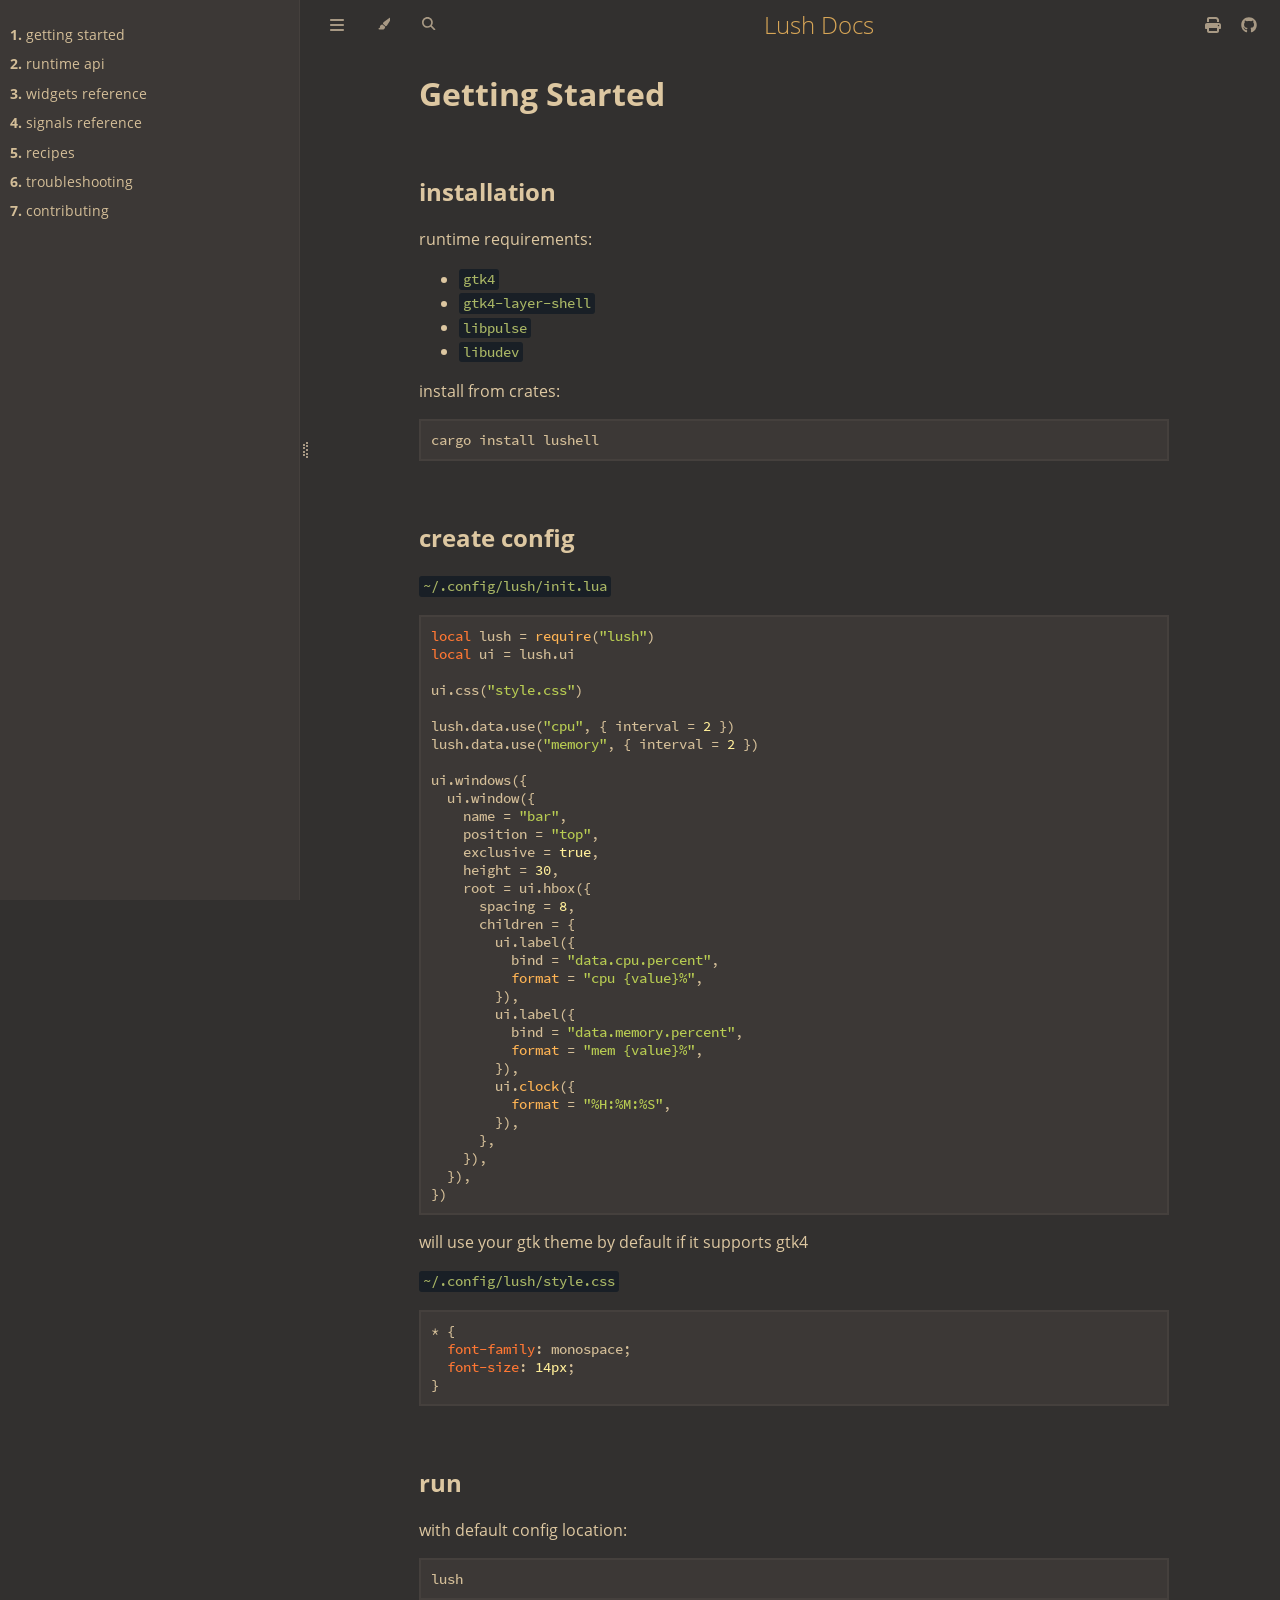
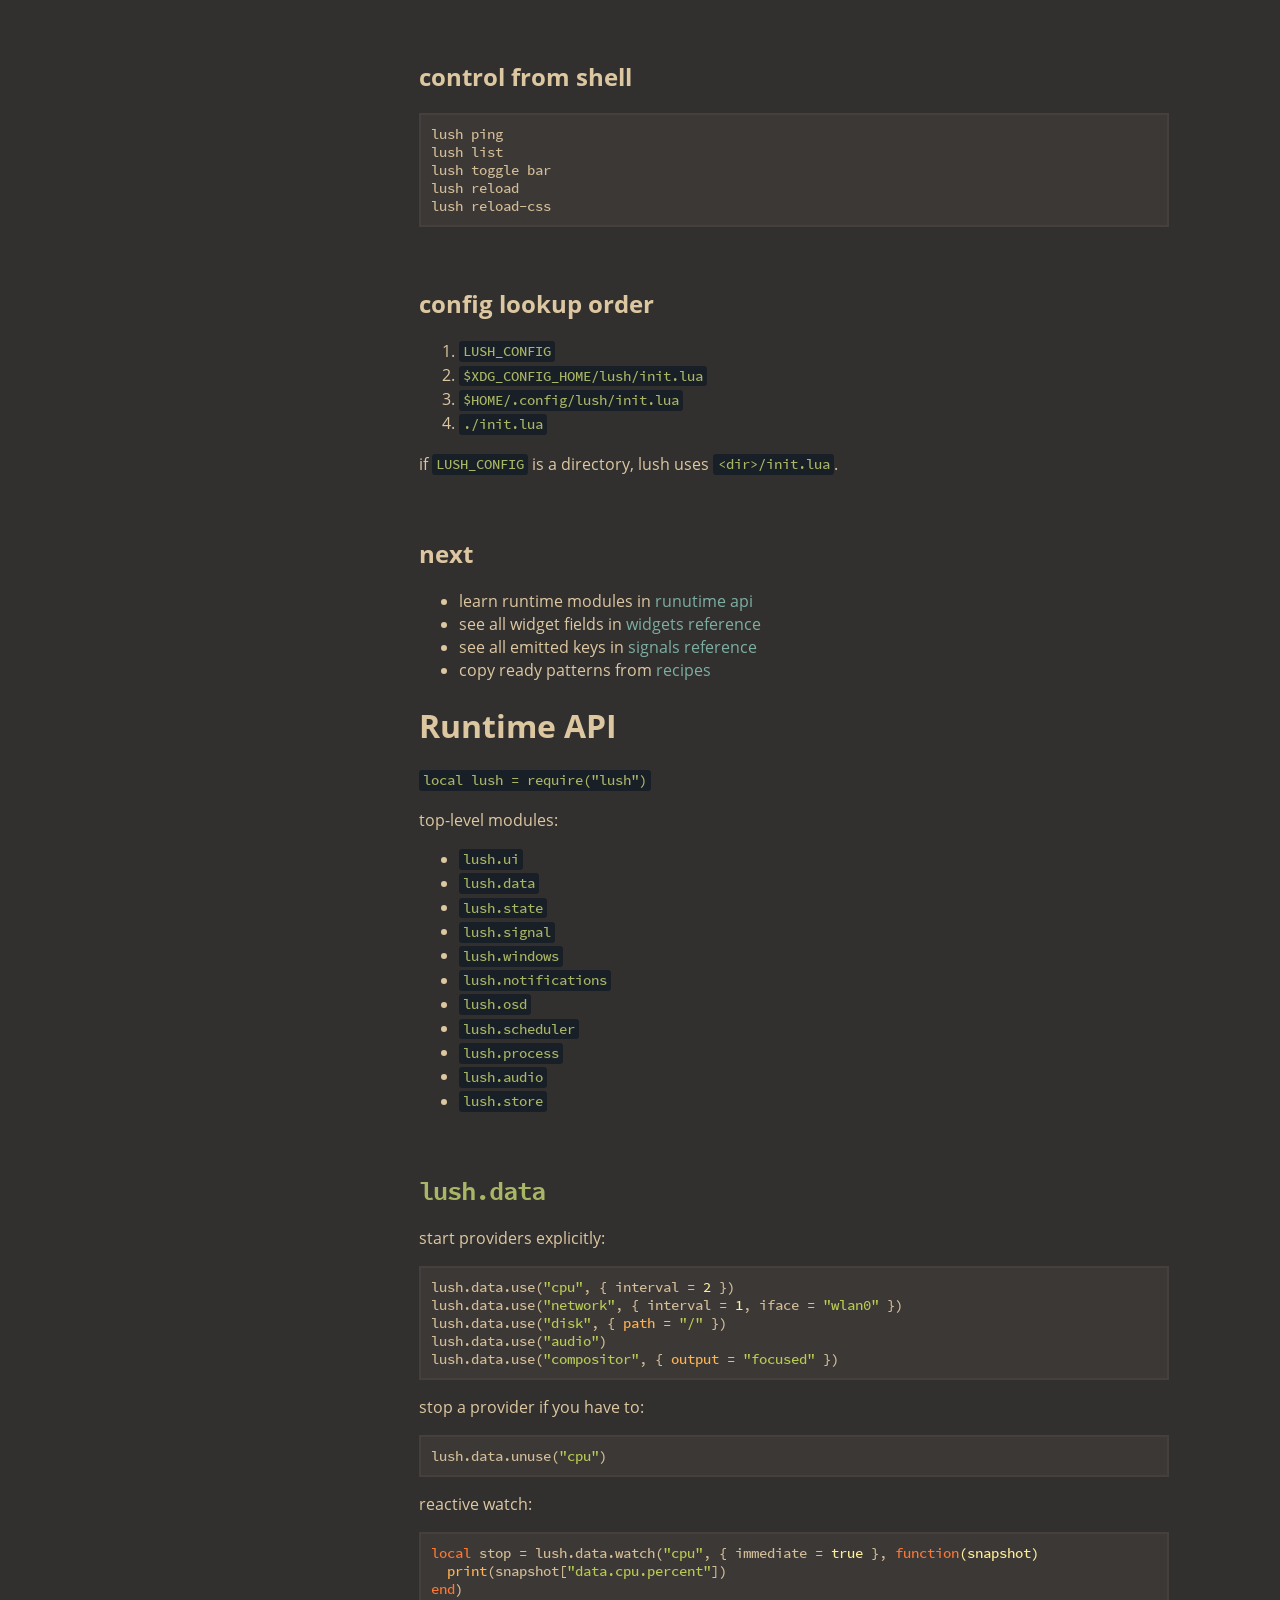
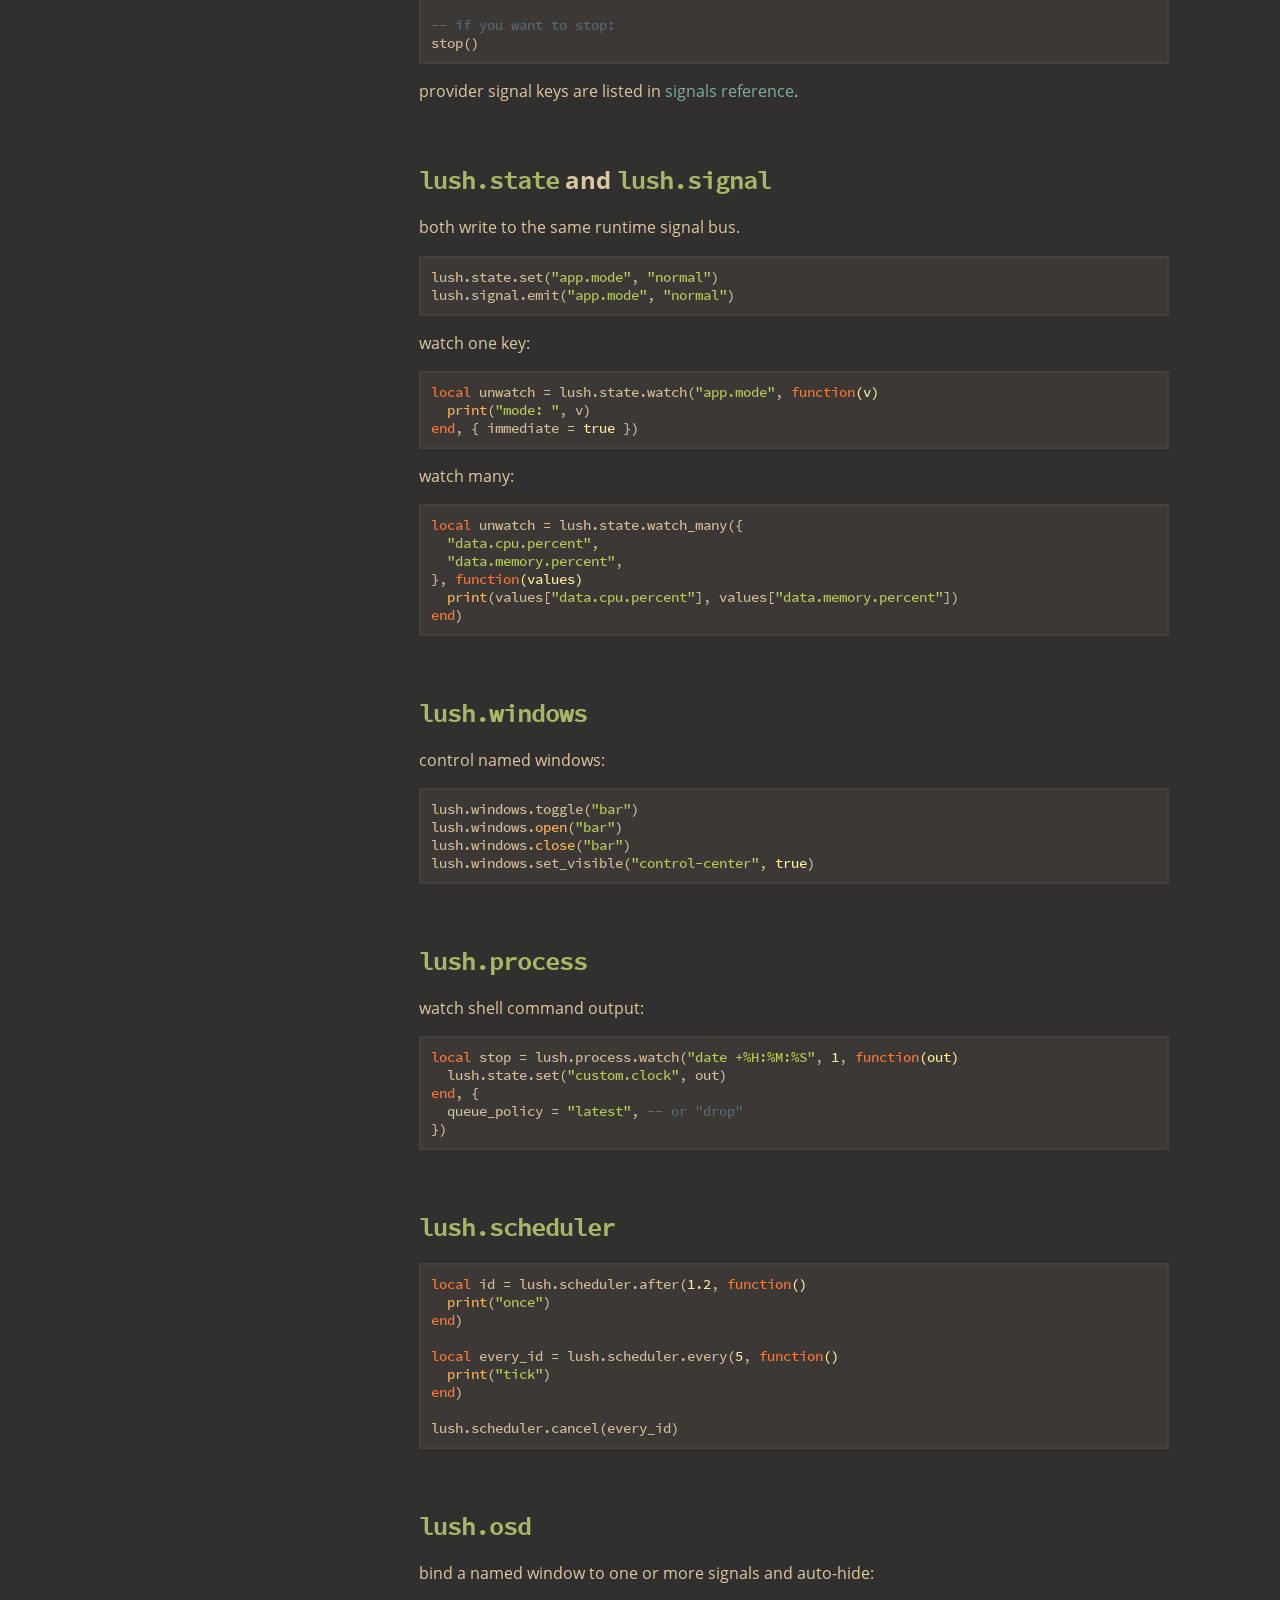
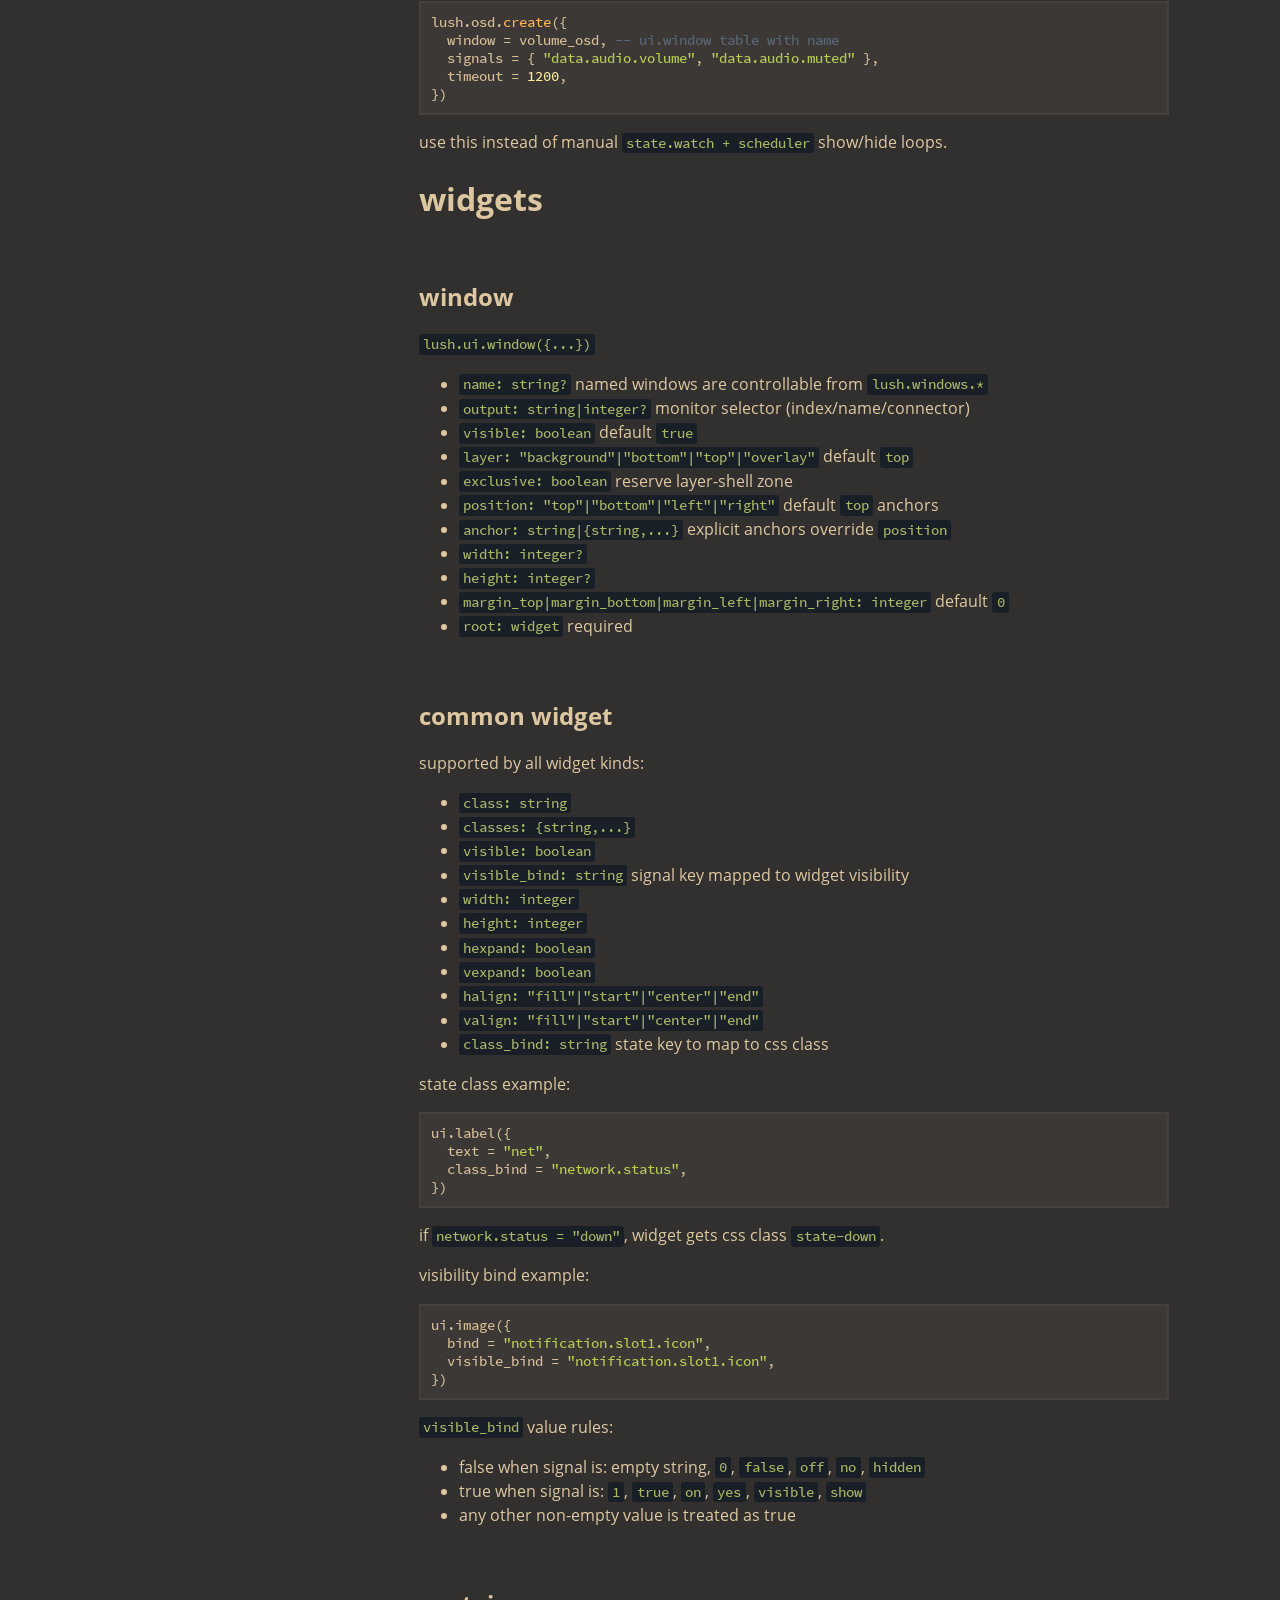
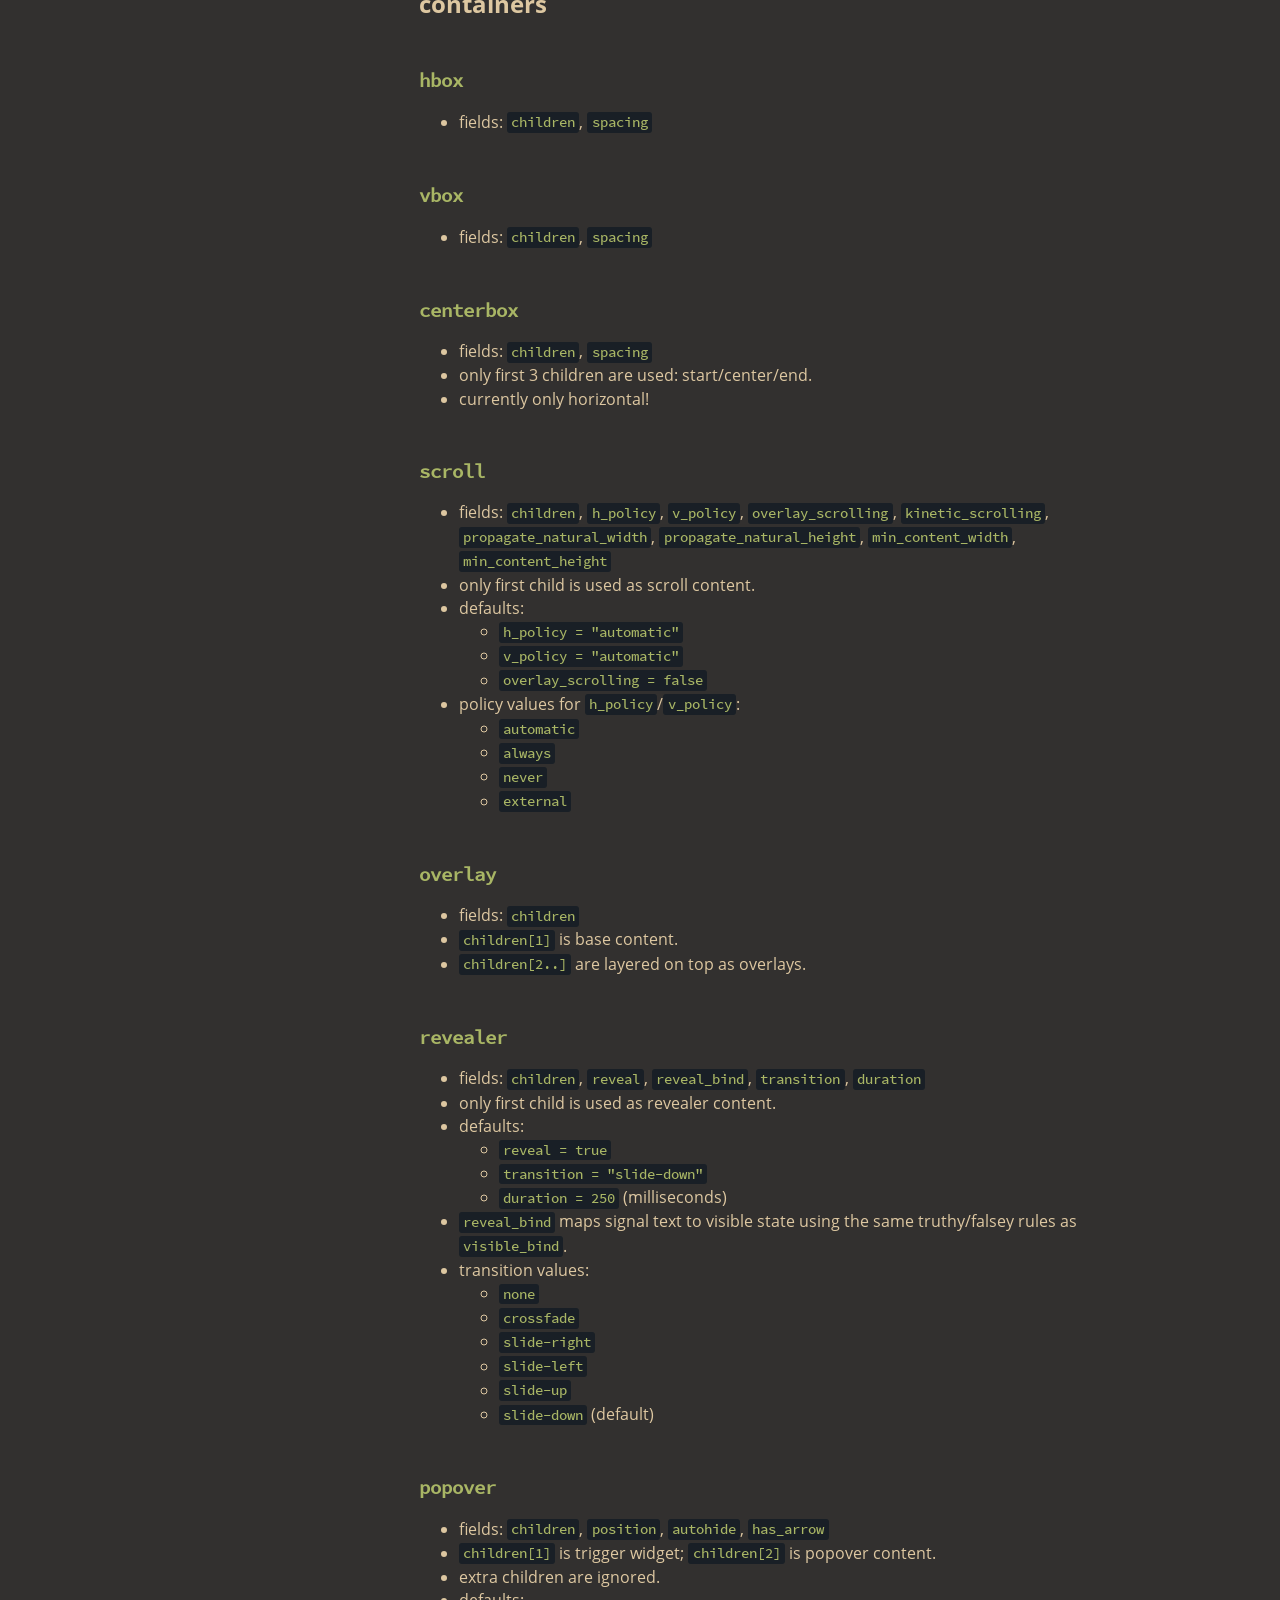
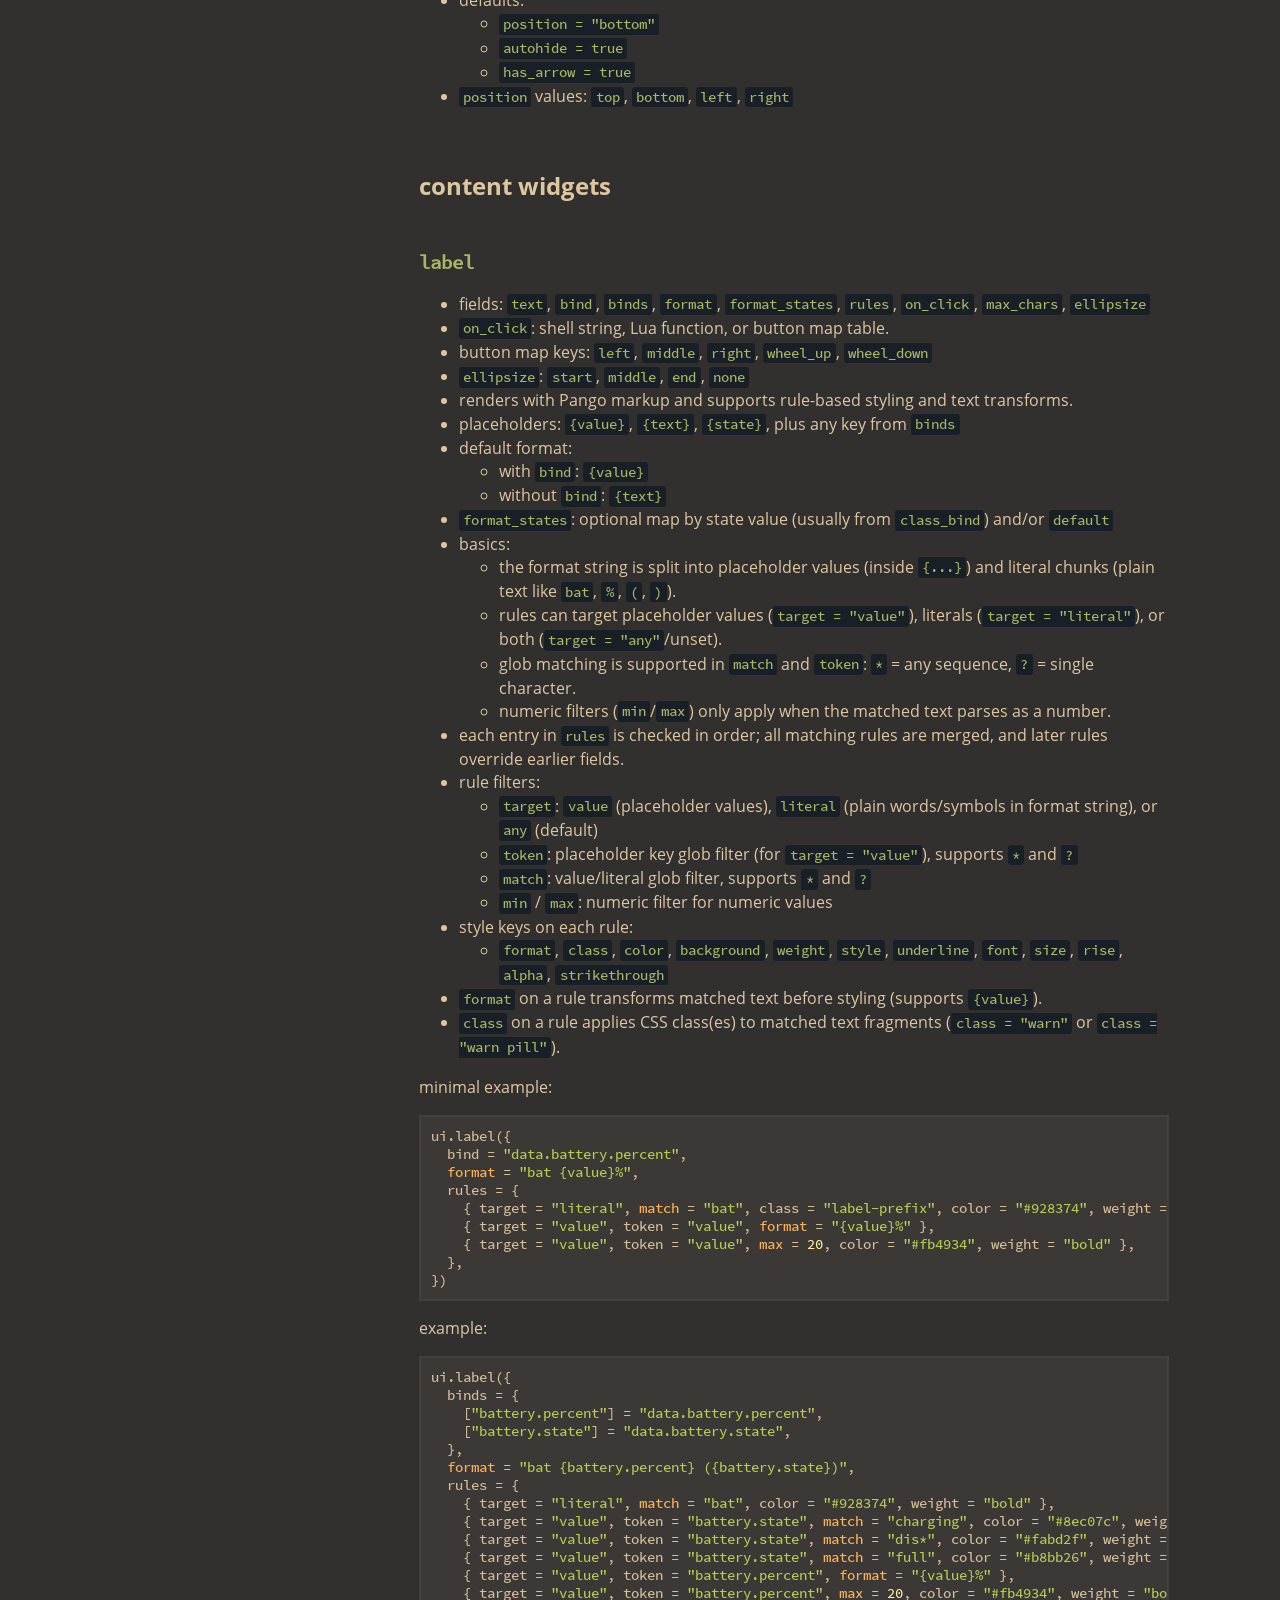
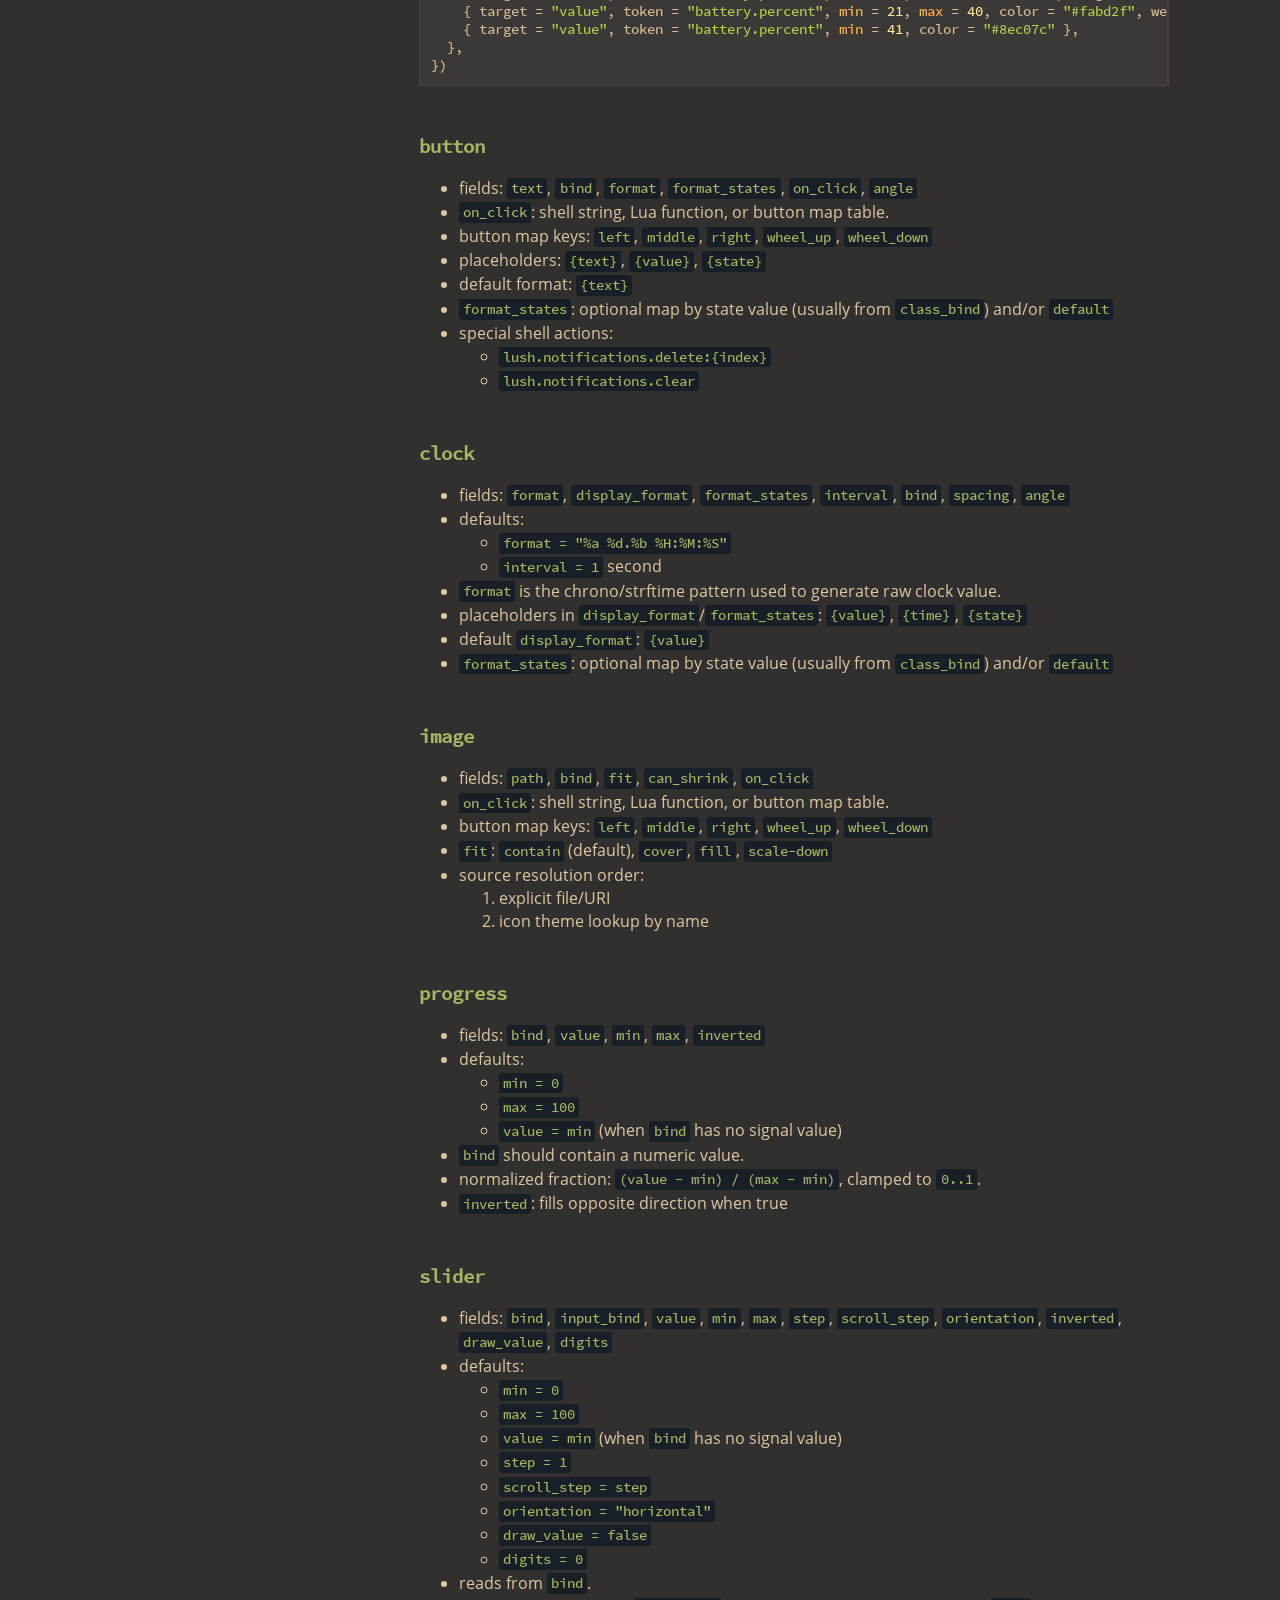
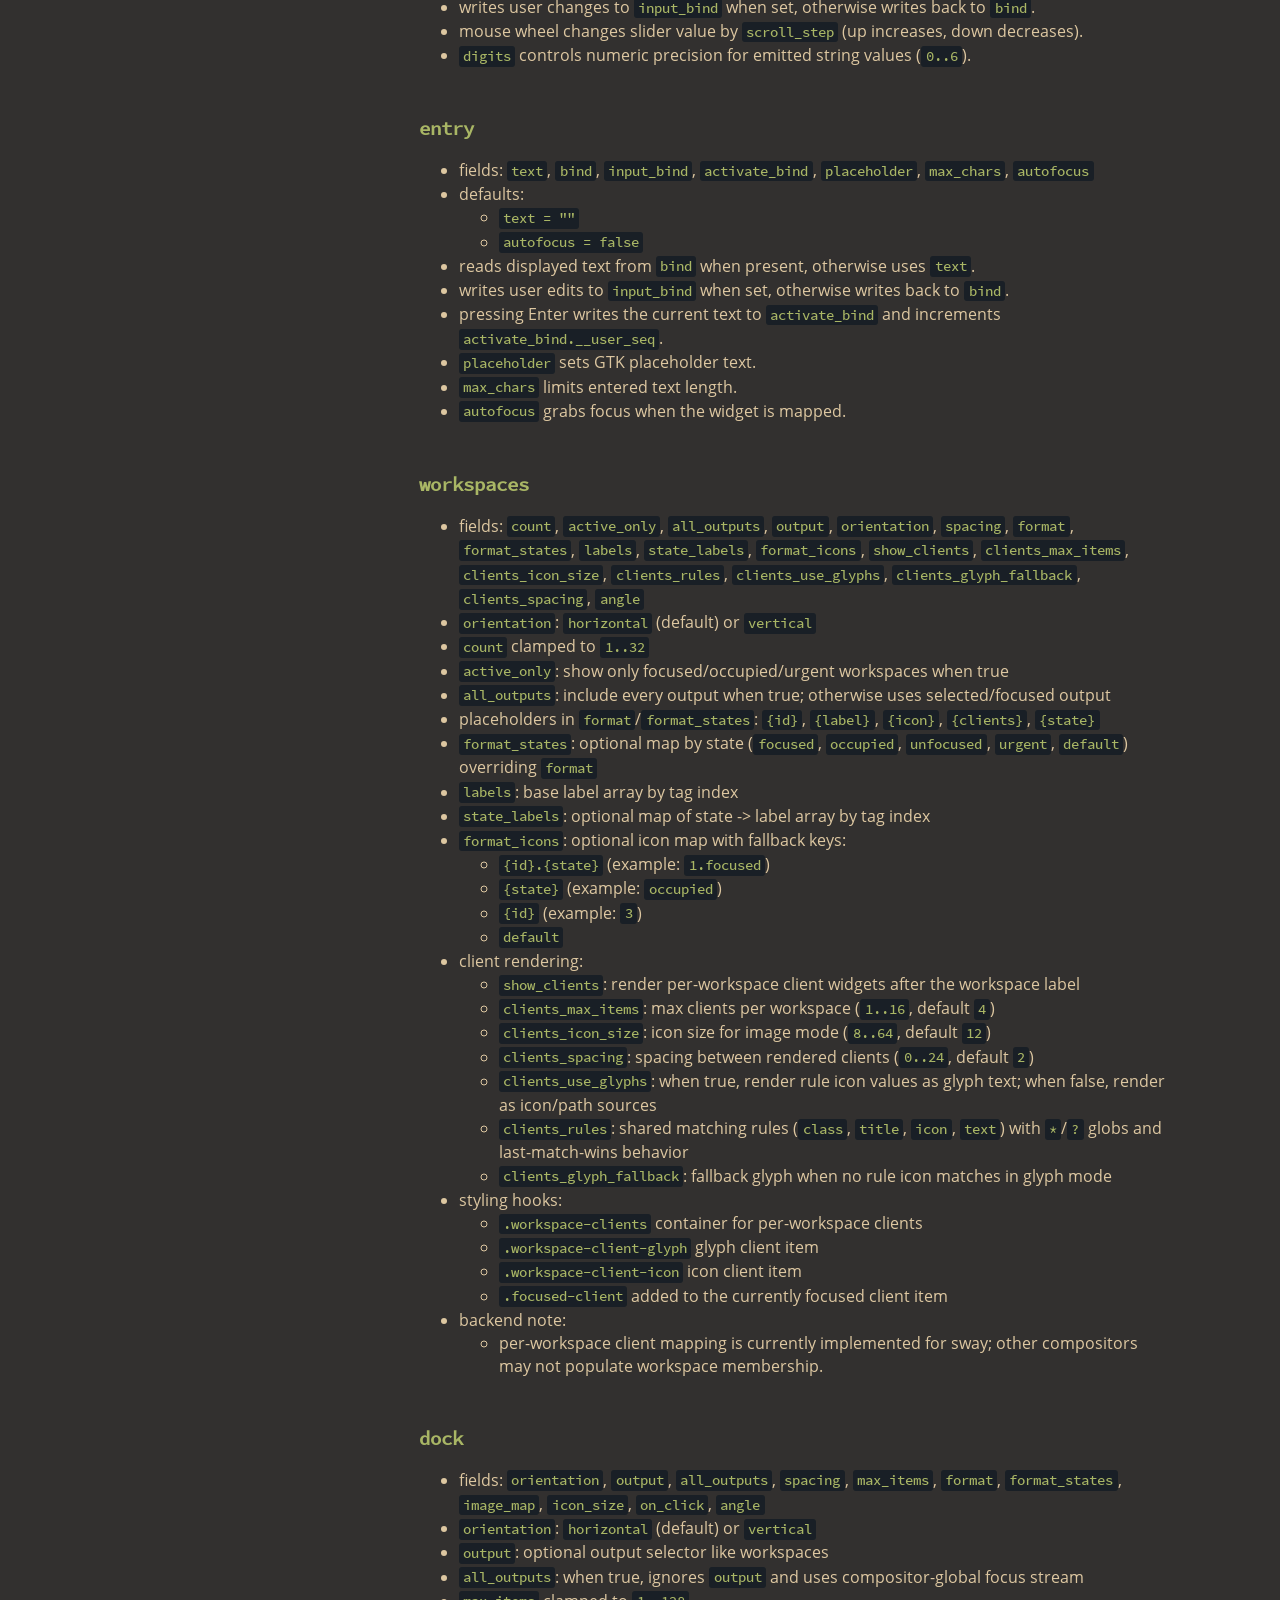
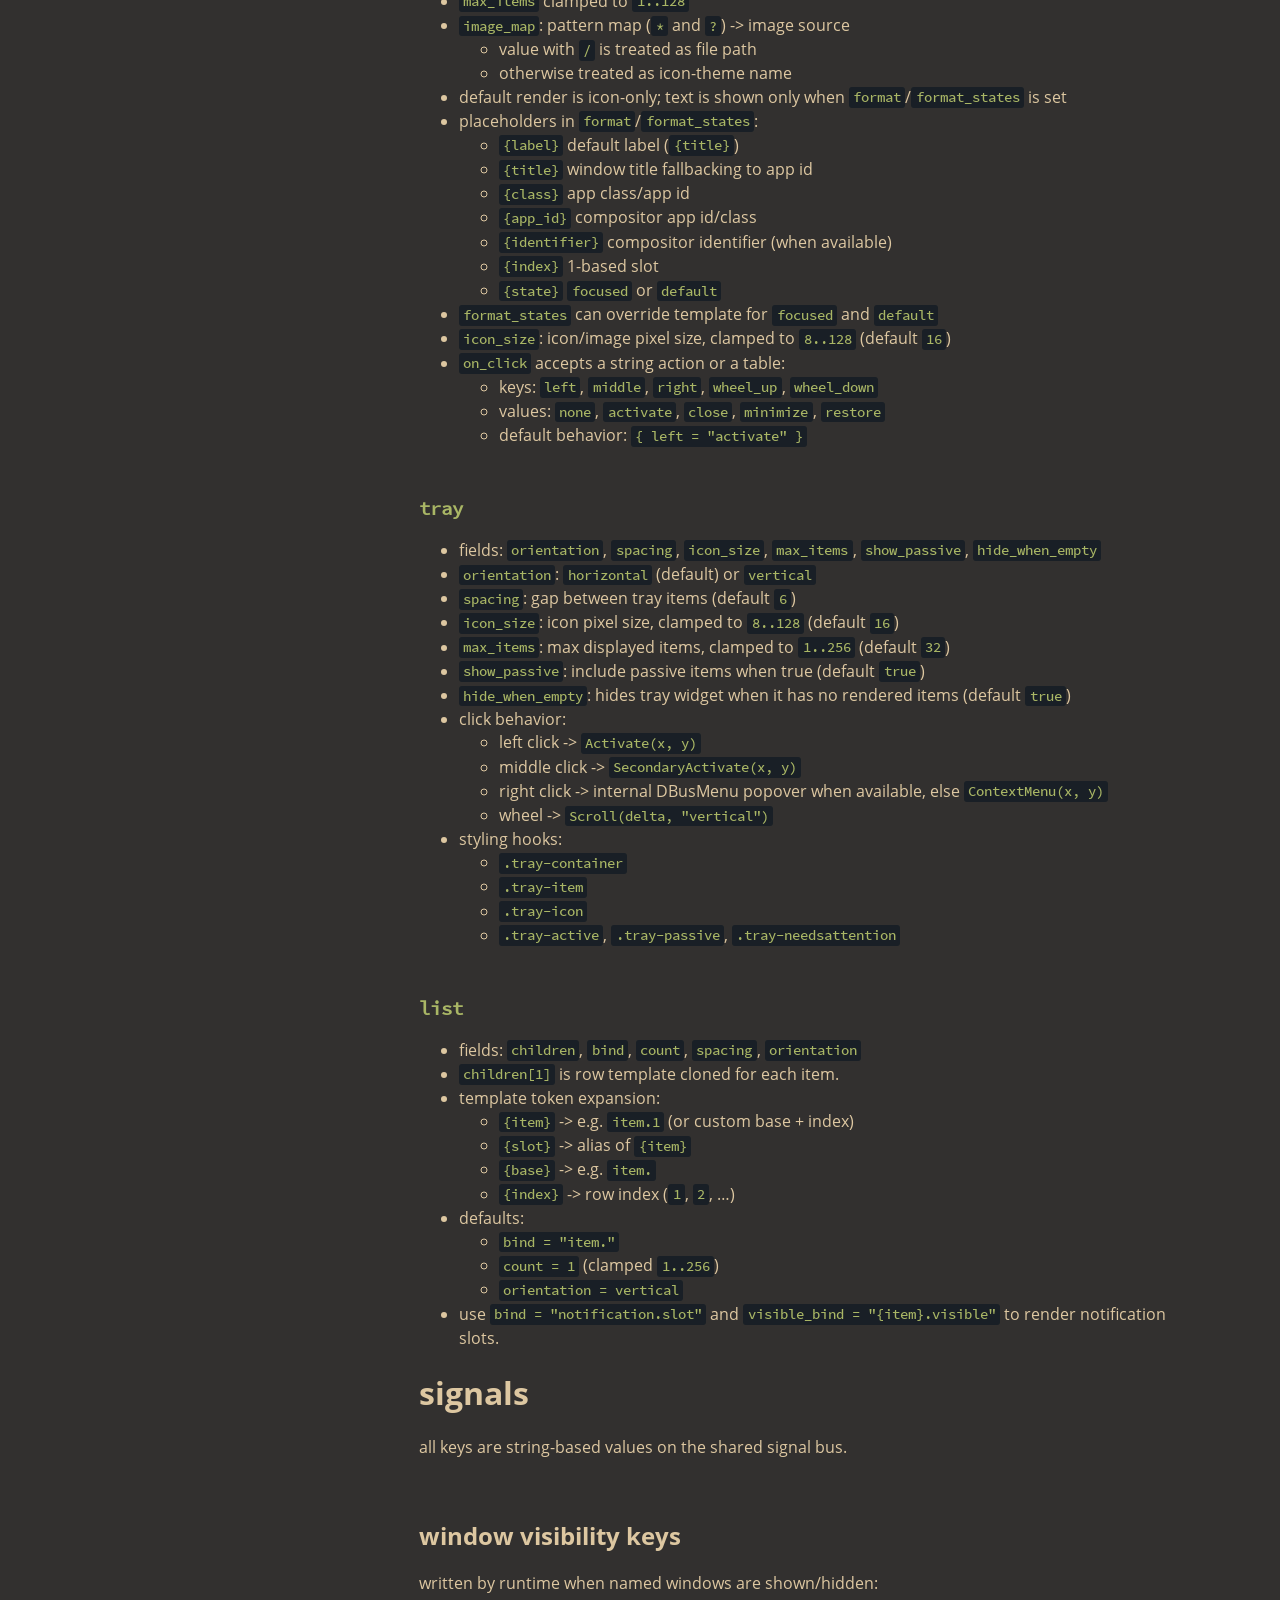
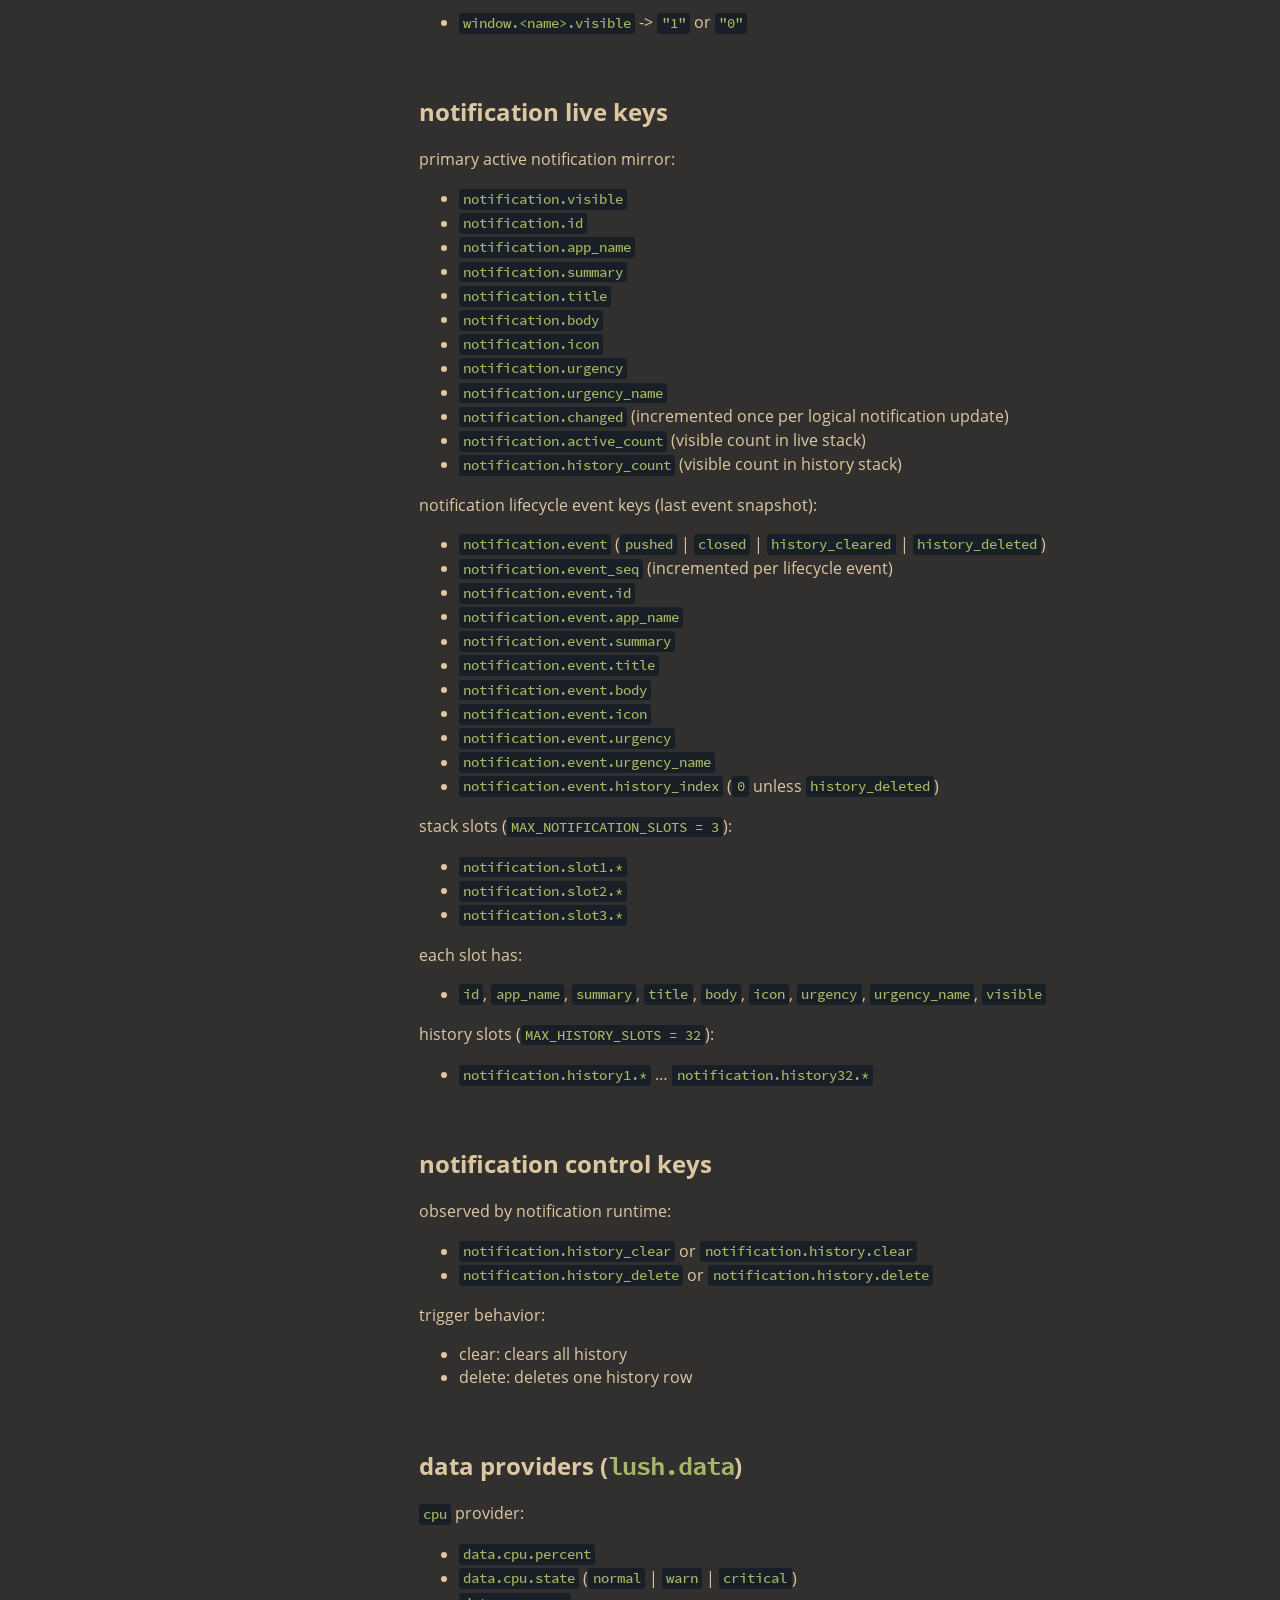
<file: print.html>
<!DOCTYPE HTML>
<html lang="en" class="ayu sidebar-visible" dir="ltr">
    <head>
        <!-- Book generated using mdBook -->
        <meta charset="UTF-8">
        <title>Lush Docs</title>
        <meta name="robots" content="noindex">


        <!-- Custom HTML head -->

        <meta name="description" content="Documentation for configuring and extending Lush.">
        <meta name="viewport" content="width=device-width, initial-scale=1">
        <meta name="theme-color" content="#ffffff">

        <link rel="icon" href="favicon-de23e50b.svg">
        <link rel="shortcut icon" href="favicon-8114d1fc.png">
        <link rel="stylesheet" href="css/variables-8adf115d.css">
        <link rel="stylesheet" href="css/general-2459343d.css">
        <link rel="stylesheet" href="css/chrome-ae938929.css">
        <link rel="stylesheet" href="css/print-9e4910d8.css" media="print">

        <!-- Fonts -->
        <link rel="stylesheet" href="fonts/fonts-9644e21d.css">

        <!-- Highlight.js Stylesheets -->
        <link rel="stylesheet" id="mdbook-highlight-css" href="highlight-493f70e1.css">
        <link rel="stylesheet" id="mdbook-tomorrow-night-css" href="tomorrow-night-4c0ae647.css">
        <link rel="stylesheet" id="mdbook-ayu-highlight-css" href="ayu-highlight-3fdfc3ac.css">

        <!-- Custom theme stylesheets -->
        <link rel="stylesheet" href="theme/gruvbox-805121fd.css">


        <!-- Provide site root and default themes to javascript -->
        <script>
            const path_to_root = "";
            const default_light_theme = "ayu";
            const default_dark_theme = "ayu";
            window.path_to_searchindex_js = "searchindex-1424e2ea.js";
        </script>
        <!-- Start loading toc.js asap -->
        <script src="toc-f777d35e.js"></script>
    </head>
    <body>
    <div id="mdbook-help-container">
        <div id="mdbook-help-popup">
            <h2 class="mdbook-help-title">Keyboard shortcuts</h2>
            <div>
                <p>Press <kbd>←</kbd> or <kbd>→</kbd> to navigate between chapters</p>
                <p>Press <kbd>S</kbd> or <kbd>/</kbd> to search in the book</p>
                <p>Press <kbd>?</kbd> to show this help</p>
                <p>Press <kbd>Esc</kbd> to hide this help</p>
            </div>
        </div>
    </div>
    <div id="mdbook-body-container">
        <!-- Work around some values being stored in localStorage wrapped in quotes -->
        <script>
            try {
                let theme = localStorage.getItem('mdbook-theme');
                let sidebar = localStorage.getItem('mdbook-sidebar');

                if (theme.startsWith('"') && theme.endsWith('"')) {
                    localStorage.setItem('mdbook-theme', theme.slice(1, theme.length - 1));
                }

                if (sidebar.startsWith('"') && sidebar.endsWith('"')) {
                    localStorage.setItem('mdbook-sidebar', sidebar.slice(1, sidebar.length - 1));
                }
            } catch (e) { }
        </script>

        <!-- Set the theme before any content is loaded, prevents flash -->
        <script>
            const default_theme = window.matchMedia("(prefers-color-scheme: dark)").matches ? default_dark_theme : default_light_theme;
            let theme;
            try { theme = localStorage.getItem('mdbook-theme'); } catch(e) { }
            if (theme === null || theme === undefined) { theme = default_theme; }
            const html = document.documentElement;
            html.classList.remove('ayu')
            html.classList.add(theme);
            html.classList.add("js");
        </script>

        <input type="checkbox" id="mdbook-sidebar-toggle-anchor" class="hidden">

        <!-- Hide / unhide sidebar before it is displayed -->
        <script>
            let sidebar = null;
            const sidebar_toggle = document.getElementById("mdbook-sidebar-toggle-anchor");
            if (document.body.clientWidth >= 1080) {
                try { sidebar = localStorage.getItem('mdbook-sidebar'); } catch(e) { }
                sidebar = sidebar || 'visible';
            } else {
                sidebar = 'hidden';
                sidebar_toggle.checked = false;
            }
            if (sidebar === 'visible') {
                sidebar_toggle.checked = true;
            } else {
                html.classList.remove('sidebar-visible');
            }
        </script>

        <nav id="mdbook-sidebar" class="sidebar" aria-label="Table of contents">
            <!-- populated by js -->
            <mdbook-sidebar-scrollbox class="sidebar-scrollbox"></mdbook-sidebar-scrollbox>
            <noscript>
                <iframe class="sidebar-iframe-outer" src="toc.html"></iframe>
            </noscript>
            <div id="mdbook-sidebar-resize-handle" class="sidebar-resize-handle">
                <div class="sidebar-resize-indicator"></div>
            </div>
        </nav>

        <div id="mdbook-page-wrapper" class="page-wrapper">

            <div class="page">
                <div id="mdbook-menu-bar-hover-placeholder"></div>
                <div id="mdbook-menu-bar" class="menu-bar sticky">
                    <div class="left-buttons">
                        <label id="mdbook-sidebar-toggle" class="icon-button" for="mdbook-sidebar-toggle-anchor" title="Toggle Table of Contents" aria-label="Toggle Table of Contents" aria-controls="mdbook-sidebar">
                            <span class=fa-svg><svg xmlns="http://www.w3.org/2000/svg" viewBox="0 0 448 512"><!--! Font Awesome Free 6.2.0 by @fontawesome - https://fontawesome.com License - https://fontawesome.com/license/free (Icons: CC BY 4.0, Fonts: SIL OFL 1.1, Code: MIT License) Copyright 2022 Fonticons, Inc. --><path d="M0 96C0 78.3 14.3 64 32 64H416c17.7 0 32 14.3 32 32s-14.3 32-32 32H32C14.3 128 0 113.7 0 96zM0 256c0-17.7 14.3-32 32-32H416c17.7 0 32 14.3 32 32s-14.3 32-32 32H32c-17.7 0-32-14.3-32-32zM448 416c0 17.7-14.3 32-32 32H32c-17.7 0-32-14.3-32-32s14.3-32 32-32H416c17.7 0 32 14.3 32 32z"/></svg></span>
                        </label>
                        <button id="mdbook-theme-toggle" class="icon-button" type="button" title="Change theme" aria-label="Change theme" aria-haspopup="true" aria-expanded="false" aria-controls="mdbook-theme-list">
                            <span class=fa-svg><svg xmlns="http://www.w3.org/2000/svg" viewBox="0 0 576 512"><!--! Font Awesome Free 6.2.0 by @fontawesome - https://fontawesome.com License - https://fontawesome.com/license/free (Icons: CC BY 4.0, Fonts: SIL OFL 1.1, Code: MIT License) Copyright 2022 Fonticons, Inc. --><path d="M371.3 367.1c27.3-3.9 51.9-19.4 67.2-42.9L600.2 74.1c12.6-19.5 9.4-45.3-7.6-61.2S549.7-4.4 531.1 9.6L294.4 187.2c-24 18-38.2 46.1-38.4 76.1L371.3 367.1zm-19.6 25.4l-116-104.4C175.9 290.3 128 339.6 128 400c0 3.9 .2 7.8 .6 11.6c1.8 17.5-10.2 36.4-27.8 36.4H96c-17.7 0-32 14.3-32 32s14.3 32 32 32H240c61.9 0 112-50.1 112-112c0-2.5-.1-5-.2-7.5z"/></svg></span>
                        </button>
                        <ul id="mdbook-theme-list" class="theme-popup" aria-label="Themes" role="menu">
                            <li role="none"><button role="menuitem" class="theme" id="mdbook-theme-default_theme">Auto</button></li>
                            <li role="none"><button role="menuitem" class="theme" id="mdbook-theme-light">Light</button></li>
                            <li role="none"><button role="menuitem" class="theme" id="mdbook-theme-rust">Rust</button></li>
                            <li role="none"><button role="menuitem" class="theme" id="mdbook-theme-coal">Coal</button></li>
                            <li role="none"><button role="menuitem" class="theme" id="mdbook-theme-navy">Navy</button></li>
                            <li role="none"><button role="menuitem" class="theme" id="mdbook-theme-ayu">Ayu</button></li>
                        </ul>
                        <button id="mdbook-search-toggle" class="icon-button" type="button" title="Search (`/`)" aria-label="Toggle Searchbar" aria-expanded="false" aria-keyshortcuts="/ s" aria-controls="mdbook-searchbar">
                            <span class=fa-svg><svg xmlns="http://www.w3.org/2000/svg" viewBox="0 0 512 512"><!--! Font Awesome Free 6.2.0 by @fontawesome - https://fontawesome.com License - https://fontawesome.com/license/free (Icons: CC BY 4.0, Fonts: SIL OFL 1.1, Code: MIT License) Copyright 2022 Fonticons, Inc. --><path d="M416 208c0 45.9-14.9 88.3-40 122.7L502.6 457.4c12.5 12.5 12.5 32.8 0 45.3s-32.8 12.5-45.3 0L330.7 376c-34.4 25.2-76.8 40-122.7 40C93.1 416 0 322.9 0 208S93.1 0 208 0S416 93.1 416 208zM208 352c79.5 0 144-64.5 144-144s-64.5-144-144-144S64 128.5 64 208s64.5 144 144 144z"/></svg></span>
                        </button>
                    </div>

                    <h1 class="menu-title">Lush Docs</h1>

                    <div class="right-buttons">
                        <a href="print.html" title="Print this book" aria-label="Print this book">
                            <span class=fa-svg id="print-button"><svg xmlns="http://www.w3.org/2000/svg" viewBox="0 0 512 512"><!--! Font Awesome Free 6.2.0 by @fontawesome - https://fontawesome.com License - https://fontawesome.com/license/free (Icons: CC BY 4.0, Fonts: SIL OFL 1.1, Code: MIT License) Copyright 2022 Fonticons, Inc. --><path d="M128 0C92.7 0 64 28.7 64 64v96h64V64H354.7L384 93.3V160h64V93.3c0-17-6.7-33.3-18.7-45.3L400 18.7C388 6.7 371.7 0 354.7 0H128zM384 352v32 64H128V384 368 352H384zm64 32h32c17.7 0 32-14.3 32-32V256c0-35.3-28.7-64-64-64H64c-35.3 0-64 28.7-64 64v96c0 17.7 14.3 32 32 32H64v64c0 35.3 28.7 64 64 64H384c35.3 0 64-28.7 64-64V384zm-16-88c-13.3 0-24-10.7-24-24s10.7-24 24-24s24 10.7 24 24s-10.7 24-24 24z"/></svg></span>
                        </a>
                        <a href="https://github.com/yrwq/lush" title="Git repository" aria-label="Git repository">
                            <span class=fa-svg><svg xmlns="http://www.w3.org/2000/svg" viewBox="0 0 496 512"><!--! Font Awesome Free 6.2.0 by @fontawesome - https://fontawesome.com License - https://fontawesome.com/license/free (Icons: CC BY 4.0, Fonts: SIL OFL 1.1, Code: MIT License) Copyright 2022 Fonticons, Inc. --><path d="M165.9 397.4c0 2-2.3 3.6-5.2 3.6-3.3.3-5.6-1.3-5.6-3.6 0-2 2.3-3.6 5.2-3.6 3-.3 5.6 1.3 5.6 3.6zm-31.1-4.5c-.7 2 1.3 4.3 4.3 4.9 2.6 1 5.6 0 6.2-2s-1.3-4.3-4.3-5.2c-2.6-.7-5.5.3-6.2 2.3zm44.2-1.7c-2.9.7-4.9 2.6-4.6 4.9.3 2 2.9 3.3 5.9 2.6 2.9-.7 4.9-2.6 4.6-4.6-.3-1.9-3-3.2-5.9-2.9zM244.8 8C106.1 8 0 113.3 0 252c0 110.9 69.8 205.8 169.5 239.2 12.8 2.3 17.3-5.6 17.3-12.1 0-6.2-.3-40.4-.3-61.4 0 0-70 15-84.7-29.8 0 0-11.4-29.1-27.8-36.6 0 0-22.9-15.7 1.6-15.4 0 0 24.9 2 38.6 25.8 21.9 38.6 58.6 27.5 72.9 20.9 2.3-16 8.8-27.1 16-33.7-55.9-6.2-112.3-14.3-112.3-110.5 0-27.5 7.6-41.3 23.6-58.9-2.6-6.5-11.1-33.3 2.6-67.9 20.9-6.5 69 27 69 27 20-5.6 41.5-8.5 62.8-8.5s42.8 2.9 62.8 8.5c0 0 48.1-33.6 69-27 13.7 34.7 5.2 61.4 2.6 67.9 16 17.7 25.8 31.5 25.8 58.9 0 96.5-58.9 104.2-114.8 110.5 9.2 7.9 17 22.9 17 46.4 0 33.7-.3 75.4-.3 83.6 0 6.5 4.6 14.4 17.3 12.1C428.2 457.8 496 362.9 496 252 496 113.3 383.5 8 244.8 8zM97.2 352.9c-1.3 1-1 3.3.7 5.2 1.6 1.6 3.9 2.3 5.2 1 1.3-1 1-3.3-.7-5.2-1.6-1.6-3.9-2.3-5.2-1zm-10.8-8.1c-.7 1.3.3 2.9 2.3 3.9 1.6 1 3.6.7 4.3-.7.7-1.3-.3-2.9-2.3-3.9-2-.6-3.6-.3-4.3.7zm32.4 35.6c-1.6 1.3-1 4.3 1.3 6.2 2.3 2.3 5.2 2.6 6.5 1 1.3-1.3.7-4.3-1.3-6.2-2.2-2.3-5.2-2.6-6.5-1zm-11.4-14.7c-1.6 1-1.6 3.6 0 5.9 1.6 2.3 4.3 3.3 5.6 2.3 1.6-1.3 1.6-3.9 0-6.2-1.4-2.3-4-3.3-5.6-2z"/></svg></span>
                        </a>

                    </div>
                </div>

                <div id="mdbook-search-wrapper" class="hidden">
                    <form id="mdbook-searchbar-outer" class="searchbar-outer">
                        <div class="search-wrapper">
                            <input type="search" id="mdbook-searchbar" name="searchbar" placeholder="Search this book ..." aria-controls="mdbook-searchresults-outer" aria-describedby="searchresults-header">
                            <div class="spinner-wrapper">
                                <span class=fa-svg id="fa-spin"><svg xmlns="http://www.w3.org/2000/svg" viewBox="0 0 512 512"><!--! Font Awesome Free 6.2.0 by @fontawesome - https://fontawesome.com License - https://fontawesome.com/license/free (Icons: CC BY 4.0, Fonts: SIL OFL 1.1, Code: MIT License) Copyright 2022 Fonticons, Inc. --><path d="M304 48c0-26.5-21.5-48-48-48s-48 21.5-48 48s21.5 48 48 48s48-21.5 48-48zm0 416c0-26.5-21.5-48-48-48s-48 21.5-48 48s21.5 48 48 48s48-21.5 48-48zM48 304c26.5 0 48-21.5 48-48s-21.5-48-48-48s-48 21.5-48 48s21.5 48 48 48zm464-48c0-26.5-21.5-48-48-48s-48 21.5-48 48s21.5 48 48 48s48-21.5 48-48zM142.9 437c18.7-18.7 18.7-49.1 0-67.9s-49.1-18.7-67.9 0s-18.7 49.1 0 67.9s49.1 18.7 67.9 0zm0-294.2c18.7-18.7 18.7-49.1 0-67.9S93.7 56.2 75 75s-18.7 49.1 0 67.9s49.1 18.7 67.9 0zM369.1 437c18.7 18.7 49.1 18.7 67.9 0s18.7-49.1 0-67.9s-49.1-18.7-67.9 0s-18.7 49.1 0 67.9z"/></svg></span>
                            </div>
                        </div>
                    </form>
                    <div id="mdbook-searchresults-outer" class="searchresults-outer hidden">
                        <div id="mdbook-searchresults-header" class="searchresults-header"></div>
                        <ul id="mdbook-searchresults">
                        </ul>
                    </div>
                </div>

                <!-- Apply ARIA attributes after the sidebar and the sidebar toggle button are added to the DOM -->
                <script>
                    document.getElementById('mdbook-sidebar-toggle').setAttribute('aria-expanded', sidebar === 'visible');
                    document.getElementById('mdbook-sidebar').setAttribute('aria-hidden', sidebar !== 'visible');
                    Array.from(document.querySelectorAll('#mdbook-sidebar a')).forEach(function(link) {
                        link.setAttribute('tabIndex', sidebar === 'visible' ? 0 : -1);
                    });
                </script>

                <div id="mdbook-content" class="content">
                    <main>
                        <h1 id="getting-started"><a class="header" href="#getting-started">Getting Started</a></h1>
<h2 id="installation"><a class="header" href="#installation">installation</a></h2>
<p>runtime requirements:</p>
<ul>
<li><code>gtk4</code></li>
<li><code>gtk4-layer-shell</code></li>
<li><code>libpulse</code></li>
<li><code>libudev</code></li>
</ul>
<p>install from crates:</p>
<pre><code class="language-bash">cargo install lushell
</code></pre>
<h2 id="create-config"><a class="header" href="#create-config">create config</a></h2>
<p><code>~/.config/lush/init.lua</code></p>
<pre><code class="language-lua">local lush = require("lush")
local ui = lush.ui

ui.css("style.css")

lush.data.use("cpu", { interval = 2 })
lush.data.use("memory", { interval = 2 })

ui.windows({
  ui.window({
    name = "bar",
    position = "top",
    exclusive = true,
    height = 30,
    root = ui.hbox({
      spacing = 8,
      children = {
        ui.label({
          bind = "data.cpu.percent",
          format = "cpu {value}%",
        }),
        ui.label({
          bind = "data.memory.percent",
          format = "mem {value}%",
        }),
        ui.clock({
          format = "%H:%M:%S",
        }),
      },
    }),
  }),
})
</code></pre>
<p>will use your gtk theme by default if it supports gtk4</p>
<p><code>~/.config/lush/style.css</code></p>
<pre><code class="language-css">* {
  font-family: monospace;
  font-size: 14px;
}
</code></pre>
<h2 id="run"><a class="header" href="#run">run</a></h2>
<p>with default config location:</p>
<pre><code class="language-bash">lush
</code></pre>
<h2 id="control-from-shell"><a class="header" href="#control-from-shell">control from shell</a></h2>
<pre><code class="language-bash">lush ping
lush list
lush toggle bar
lush reload
lush reload-css
</code></pre>
<h2 id="config-lookup-order"><a class="header" href="#config-lookup-order">config lookup order</a></h2>
<ol>
<li><code>LUSH_CONFIG</code></li>
<li><code>$XDG_CONFIG_HOME/lush/init.lua</code></li>
<li><code>$HOME/.config/lush/init.lua</code></li>
<li><code>./init.lua</code></li>
</ol>
<p>if <code>LUSH_CONFIG</code> is a directory, lush uses <code>&lt;dir&gt;/init.lua</code>.</p>
<h2 id="next"><a class="header" href="#next">next</a></h2>
<ul>
<li>learn runtime modules in <a href="#runtime-api">runutime api</a></li>
<li>see all widget fields in <a href="#widgets">widgets reference</a></li>
<li>see all emitted keys in <a href="#signals">signals reference</a></li>
<li>copy ready patterns from <a href="#recipes">recipes</a></li>
</ul>
<div style="break-before: page; page-break-before: always;"></div>
<h1 id="runtime-api"><a class="header" href="#runtime-api">Runtime API</a></h1>
<p><code>local lush = require("lush")</code></p>
<p>top-level modules:</p>
<ul>
<li><code>lush.ui</code></li>
<li><code>lush.data</code></li>
<li><code>lush.state</code></li>
<li><code>lush.signal</code></li>
<li><code>lush.windows</code></li>
<li><code>lush.notifications</code></li>
<li><code>lush.osd</code></li>
<li><code>lush.scheduler</code></li>
<li><code>lush.process</code></li>
<li><code>lush.audio</code></li>
<li><code>lush.store</code></li>
</ul>
<h2 id="lushdata"><a class="header" href="#lushdata"><code>lush.data</code></a></h2>
<p>start providers explicitly:</p>
<pre><code class="language-lua">lush.data.use("cpu", { interval = 2 })
lush.data.use("network", { interval = 1, iface = "wlan0" })
lush.data.use("disk", { path = "/" })
lush.data.use("audio")
lush.data.use("compositor", { output = "focused" })
</code></pre>
<p>stop a provider if you have to:</p>
<pre><code class="language-lua">lush.data.unuse("cpu")
</code></pre>
<p>reactive watch:</p>
<pre><code class="language-lua">local stop = lush.data.watch("cpu", { immediate = true }, function(snapshot)
  print(snapshot["data.cpu.percent"])
end)

-- if you want to stop:
stop()
</code></pre>
<p>provider signal keys are listed in <a href="#signals">signals reference</a>.</p>
<h2 id="lushstate-and-lushsignal"><a class="header" href="#lushstate-and-lushsignal"><code>lush.state</code> and <code>lush.signal</code></a></h2>
<p>both write to the same runtime signal bus.</p>
<pre><code class="language-lua">lush.state.set("app.mode", "normal")
lush.signal.emit("app.mode", "normal")
</code></pre>
<p>watch one key:</p>
<pre><code class="language-lua">local unwatch = lush.state.watch("app.mode", function(v)
  print("mode: ", v)
end, { immediate = true })
</code></pre>
<p>watch many:</p>
<pre><code class="language-lua">local unwatch = lush.state.watch_many({
  "data.cpu.percent",
  "data.memory.percent",
}, function(values)
  print(values["data.cpu.percent"], values["data.memory.percent"])
end)
</code></pre>
<h2 id="lushwindows"><a class="header" href="#lushwindows"><code>lush.windows</code></a></h2>
<p>control named windows:</p>
<pre><code class="language-lua">lush.windows.toggle("bar")
lush.windows.open("bar")
lush.windows.close("bar")
lush.windows.set_visible("control-center", true)
</code></pre>
<h2 id="lushprocess"><a class="header" href="#lushprocess"><code>lush.process</code></a></h2>
<p>watch shell command output:</p>
<pre><code class="language-lua">local stop = lush.process.watch("date +%H:%M:%S", 1, function(out)
  lush.state.set("custom.clock", out)
end, {
  queue_policy = "latest", -- or "drop"
})
</code></pre>
<h2 id="lushscheduler"><a class="header" href="#lushscheduler"><code>lush.scheduler</code></a></h2>
<pre><code class="language-lua">local id = lush.scheduler.after(1.2, function()
  print("once")
end)

local every_id = lush.scheduler.every(5, function()
  print("tick")
end)

lush.scheduler.cancel(every_id)
</code></pre>
<h2 id="lushosd"><a class="header" href="#lushosd"><code>lush.osd</code></a></h2>
<p>bind a named window to one or more signals and auto-hide:</p>
<pre><code class="language-lua">lush.osd.create({
  window = volume_osd, -- ui.window table with name
  signals = { "data.audio.volume", "data.audio.muted" },
  timeout = 1200,
})
</code></pre>
<p>use this instead of manual <code>state.watch + scheduler</code> show/hide loops.</p>
<div style="break-before: page; page-break-before: always;"></div>
<h1 id="widgets"><a class="header" href="#widgets">widgets</a></h1>
<h2 id="window"><a class="header" href="#window">window</a></h2>
<p><code>lush.ui.window({...})</code></p>
<ul>
<li><code>name: string?</code> named windows are controllable from <code>lush.windows.*</code></li>
<li><code>output: string|integer?</code> monitor selector (index/name/connector)</li>
<li><code>visible: boolean</code> default <code>true</code></li>
<li><code>layer: "background"|"bottom"|"top"|"overlay"</code> default <code>top</code></li>
<li><code>exclusive: boolean</code> reserve layer-shell zone</li>
<li><code>position: "top"|"bottom"|"left"|"right"</code> default <code>top</code> anchors</li>
<li><code>anchor: string|{string,...}</code> explicit anchors override <code>position</code></li>
<li><code>width: integer?</code></li>
<li><code>height: integer?</code></li>
<li><code>margin_top|margin_bottom|margin_left|margin_right: integer</code> default <code>0</code></li>
<li><code>root: widget</code> required</li>
</ul>
<h2 id="common-widget"><a class="header" href="#common-widget">common widget</a></h2>
<p>supported by all widget kinds:</p>
<ul>
<li><code>class: string</code></li>
<li><code>classes: {string,...}</code></li>
<li><code>visible: boolean</code></li>
<li><code>visible_bind: string</code> signal key mapped to widget visibility</li>
<li><code>width: integer</code></li>
<li><code>height: integer</code></li>
<li><code>hexpand: boolean</code></li>
<li><code>vexpand: boolean</code></li>
<li><code>halign: "fill"|"start"|"center"|"end"</code></li>
<li><code>valign: "fill"|"start"|"center"|"end"</code></li>
<li><code>class_bind: string</code> state key to map to css class</li>
</ul>
<p>state class example:</p>
<pre><code class="language-lua">ui.label({
  text = "net",
  class_bind = "network.status",
})
</code></pre>
<p>if <code>network.status = "down"</code>, widget gets css class <code>state-down</code>.</p>
<p>visibility bind example:</p>
<pre><code class="language-lua">ui.image({
  bind = "notification.slot1.icon",
  visible_bind = "notification.slot1.icon",
})
</code></pre>
<p><code>visible_bind</code> value rules:</p>
<ul>
<li>false when signal is: empty string, <code>0</code>, <code>false</code>, <code>off</code>, <code>no</code>, <code>hidden</code></li>
<li>true when signal is: <code>1</code>, <code>true</code>, <code>on</code>, <code>yes</code>, <code>visible</code>, <code>show</code></li>
<li>any other non-empty value is treated as true</li>
</ul>
<h2 id="containers"><a class="header" href="#containers">containers</a></h2>
<h3 id="hbox"><a class="header" href="#hbox"><code>hbox</code></a></h3>
<ul>
<li>fields: <code>children</code>, <code>spacing</code></li>
</ul>
<h3 id="vbox"><a class="header" href="#vbox"><code>vbox</code></a></h3>
<ul>
<li>fields: <code>children</code>, <code>spacing</code></li>
</ul>
<h3 id="centerbox"><a class="header" href="#centerbox"><code>centerbox</code></a></h3>
<ul>
<li>fields: <code>children</code>, <code>spacing</code></li>
<li>only first 3 children are used: start/center/end.</li>
<li>currently only horizontal!</li>
</ul>
<h3 id="scroll"><a class="header" href="#scroll"><code>scroll</code></a></h3>
<ul>
<li>fields: <code>children</code>, <code>h_policy</code>, <code>v_policy</code>, <code>overlay_scrolling</code>, <code>kinetic_scrolling</code>, <code>propagate_natural_width</code>, <code>propagate_natural_height</code>, <code>min_content_width</code>, <code>min_content_height</code></li>
<li>only first child is used as scroll content.</li>
<li>defaults:
<ul>
<li><code>h_policy = "automatic"</code></li>
<li><code>v_policy = "automatic"</code></li>
<li><code>overlay_scrolling = false</code></li>
</ul>
</li>
<li>policy values for <code>h_policy</code>/<code>v_policy</code>:
<ul>
<li><code>automatic</code></li>
<li><code>always</code></li>
<li><code>never</code></li>
<li><code>external</code></li>
</ul>
</li>
</ul>
<h3 id="overlay"><a class="header" href="#overlay"><code>overlay</code></a></h3>
<ul>
<li>fields: <code>children</code></li>
<li><code>children[1]</code> is base content.</li>
<li><code>children[2..]</code> are layered on top as overlays.</li>
</ul>
<h3 id="revealer"><a class="header" href="#revealer"><code>revealer</code></a></h3>
<ul>
<li>fields: <code>children</code>, <code>reveal</code>, <code>reveal_bind</code>, <code>transition</code>, <code>duration</code></li>
<li>only first child is used as revealer content.</li>
<li>defaults:
<ul>
<li><code>reveal = true</code></li>
<li><code>transition = "slide-down"</code></li>
<li><code>duration = 250</code> (milliseconds)</li>
</ul>
</li>
<li><code>reveal_bind</code> maps signal text to visible state using the same truthy/falsey rules as <code>visible_bind</code>.</li>
<li>transition values:
<ul>
<li><code>none</code></li>
<li><code>crossfade</code></li>
<li><code>slide-right</code></li>
<li><code>slide-left</code></li>
<li><code>slide-up</code></li>
<li><code>slide-down</code> (default)</li>
</ul>
</li>
</ul>
<h3 id="popover"><a class="header" href="#popover"><code>popover</code></a></h3>
<ul>
<li>fields: <code>children</code>, <code>position</code>, <code>autohide</code>, <code>has_arrow</code></li>
<li><code>children[1]</code> is trigger widget; <code>children[2]</code> is popover content.</li>
<li>extra children are ignored.</li>
<li>defaults:
<ul>
<li><code>position = "bottom"</code></li>
<li><code>autohide = true</code></li>
<li><code>has_arrow = true</code></li>
</ul>
</li>
<li><code>position</code> values: <code>top</code>, <code>bottom</code>, <code>left</code>, <code>right</code></li>
</ul>
<h2 id="content-widgets"><a class="header" href="#content-widgets">content widgets</a></h2>
<h3 id="label"><a class="header" href="#label"><code>label</code></a></h3>
<ul>
<li>fields: <code>text</code>, <code>bind</code>, <code>binds</code>, <code>format</code>, <code>format_states</code>, <code>rules</code>, <code>on_click</code>, <code>max_chars</code>, <code>ellipsize</code></li>
<li><code>on_click</code>: shell string, Lua function, or button map table.</li>
<li>button map keys: <code>left</code>, <code>middle</code>, <code>right</code>, <code>wheel_up</code>, <code>wheel_down</code></li>
<li><code>ellipsize</code>: <code>start</code>, <code>middle</code>, <code>end</code>, <code>none</code></li>
<li>renders with Pango markup and supports rule-based styling and text transforms.</li>
<li>placeholders: <code>{value}</code>, <code>{text}</code>, <code>{state}</code>, plus any key from <code>binds</code></li>
<li>default format:
<ul>
<li>with <code>bind</code>: <code>{value}</code></li>
<li>without <code>bind</code>: <code>{text}</code></li>
</ul>
</li>
<li><code>format_states</code>: optional map by state value (usually from <code>class_bind</code>) and/or <code>default</code></li>
<li>basics:
<ul>
<li>the format string is split into placeholder values (inside <code>{...}</code>) and literal chunks (plain text like <code>bat</code>, <code>%</code>, <code>(</code>, <code>)</code>).</li>
<li>rules can target placeholder values (<code>target = "value"</code>), literals (<code>target = "literal"</code>), or both (<code>target = "any"</code>/unset).</li>
<li>glob matching is supported in <code>match</code> and <code>token</code>: <code>*</code> = any sequence, <code>?</code> = single character.</li>
<li>numeric filters (<code>min</code>/<code>max</code>) only apply when the matched text parses as a number.</li>
</ul>
</li>
<li>each entry in <code>rules</code> is checked in order; all matching rules are merged, and later rules override earlier fields.</li>
<li>rule filters:
<ul>
<li><code>target</code>: <code>value</code> (placeholder values), <code>literal</code> (plain words/symbols in format string), or <code>any</code> (default)</li>
<li><code>token</code>: placeholder key glob filter (for <code>target = "value"</code>), supports <code>*</code> and <code>?</code></li>
<li><code>match</code>: value/literal glob filter, supports <code>*</code> and <code>?</code></li>
<li><code>min</code> / <code>max</code>: numeric filter for numeric values</li>
</ul>
</li>
<li>style keys on each rule:
<ul>
<li><code>format</code>, <code>class</code>, <code>color</code>, <code>background</code>, <code>weight</code>, <code>style</code>, <code>underline</code>, <code>font</code>, <code>size</code>, <code>rise</code>, <code>alpha</code>, <code>strikethrough</code></li>
</ul>
</li>
<li><code>format</code> on a rule transforms matched text before styling (supports <code>{value}</code>).</li>
<li><code>class</code> on a rule applies CSS class(es) to matched text fragments (<code>class = "warn"</code> or <code>class = "warn pill"</code>).</li>
</ul>
<p>minimal example:</p>
<pre><code class="language-lua">ui.label({
  bind = "data.battery.percent",
  format = "bat {value}%",
  rules = {
    { target = "literal", match = "bat", class = "label-prefix", color = "#928374", weight = "bold" },
    { target = "value", token = "value", format = "{value}%" },
    { target = "value", token = "value", max = 20, color = "#fb4934", weight = "bold" },
  },
})
</code></pre>
<p>example:</p>
<pre><code class="language-lua">ui.label({
  binds = {
    ["battery.percent"] = "data.battery.percent",
    ["battery.state"] = "data.battery.state",
  },
  format = "bat {battery.percent} ({battery.state})",
  rules = {
    { target = "literal", match = "bat", color = "#928374", weight = "bold" },
    { target = "value", token = "battery.state", match = "charging", color = "#8ec07c", weight = "bold" },
    { target = "value", token = "battery.state", match = "dis*", color = "#fabd2f", weight = "bold" },
    { target = "value", token = "battery.state", match = "full", color = "#b8bb26", weight = "bold" },
    { target = "value", token = "battery.percent", format = "{value}%" },
    { target = "value", token = "battery.percent", max = 20, color = "#fb4934", weight = "bold" },
    { target = "value", token = "battery.percent", min = 21, max = 40, color = "#fabd2f", weight = "bold" },
    { target = "value", token = "battery.percent", min = 41, color = "#8ec07c" },
  },
})
</code></pre>
<h3 id="button"><a class="header" href="#button"><code>button</code></a></h3>
<ul>
<li>fields: <code>text</code>, <code>bind</code>, <code>format</code>, <code>format_states</code>, <code>on_click</code>, <code>angle</code></li>
<li><code>on_click</code>: shell string, Lua function, or button map table.</li>
<li>button map keys: <code>left</code>, <code>middle</code>, <code>right</code>, <code>wheel_up</code>, <code>wheel_down</code></li>
<li>placeholders: <code>{text}</code>, <code>{value}</code>, <code>{state}</code></li>
<li>default format: <code>{text}</code></li>
<li><code>format_states</code>: optional map by state value (usually from <code>class_bind</code>) and/or <code>default</code></li>
<li>special shell actions:
<ul>
<li><code>lush.notifications.delete:{index}</code></li>
<li><code>lush.notifications.clear</code></li>
</ul>
</li>
</ul>
<h3 id="clock"><a class="header" href="#clock"><code>clock</code></a></h3>
<ul>
<li>fields: <code>format</code>, <code>display_format</code>, <code>format_states</code>, <code>interval</code>, <code>bind</code>, <code>spacing</code>, <code>angle</code></li>
<li>defaults:
<ul>
<li><code>format = "%a %d.%b %H:%M:%S"</code></li>
<li><code>interval = 1</code> second</li>
</ul>
</li>
<li><code>format</code> is the chrono/strftime pattern used to generate raw clock value.</li>
<li>placeholders in <code>display_format</code>/<code>format_states</code>: <code>{value}</code>, <code>{time}</code>, <code>{state}</code></li>
<li>default <code>display_format</code>: <code>{value}</code></li>
<li><code>format_states</code>: optional map by state value (usually from <code>class_bind</code>) and/or <code>default</code></li>
</ul>
<h3 id="image"><a class="header" href="#image"><code>image</code></a></h3>
<ul>
<li>fields: <code>path</code>, <code>bind</code>, <code>fit</code>, <code>can_shrink</code>, <code>on_click</code></li>
<li><code>on_click</code>: shell string, Lua function, or button map table.</li>
<li>button map keys: <code>left</code>, <code>middle</code>, <code>right</code>, <code>wheel_up</code>, <code>wheel_down</code></li>
<li><code>fit</code>: <code>contain</code> (default), <code>cover</code>, <code>fill</code>, <code>scale-down</code></li>
<li>source resolution order:
<ol>
<li>explicit file/URI</li>
<li>icon theme lookup by name</li>
</ol>
</li>
</ul>
<h3 id="progress"><a class="header" href="#progress"><code>progress</code></a></h3>
<ul>
<li>fields: <code>bind</code>, <code>value</code>, <code>min</code>, <code>max</code>, <code>inverted</code></li>
<li>defaults:
<ul>
<li><code>min = 0</code></li>
<li><code>max = 100</code></li>
<li><code>value = min</code> (when <code>bind</code> has no signal value)</li>
</ul>
</li>
<li><code>bind</code> should contain a numeric value.</li>
<li>normalized fraction: <code>(value - min) / (max - min)</code>, clamped to <code>0..1</code>.</li>
<li><code>inverted</code>: fills opposite direction when true</li>
</ul>
<h3 id="slider"><a class="header" href="#slider"><code>slider</code></a></h3>
<ul>
<li>fields: <code>bind</code>, <code>input_bind</code>, <code>value</code>, <code>min</code>, <code>max</code>, <code>step</code>, <code>scroll_step</code>, <code>orientation</code>, <code>inverted</code>, <code>draw_value</code>, <code>digits</code></li>
<li>defaults:
<ul>
<li><code>min = 0</code></li>
<li><code>max = 100</code></li>
<li><code>value = min</code> (when <code>bind</code> has no signal value)</li>
<li><code>step = 1</code></li>
<li><code>scroll_step = step</code></li>
<li><code>orientation = "horizontal"</code></li>
<li><code>draw_value = false</code></li>
<li><code>digits = 0</code></li>
</ul>
</li>
<li>reads from <code>bind</code>.</li>
<li>writes user changes to <code>input_bind</code> when set, otherwise writes back to <code>bind</code>.</li>
<li>mouse wheel changes slider value by <code>scroll_step</code> (up increases, down decreases).</li>
<li><code>digits</code> controls numeric precision for emitted string values (<code>0..6</code>).</li>
</ul>
<h3 id="entry"><a class="header" href="#entry"><code>entry</code></a></h3>
<ul>
<li>fields: <code>text</code>, <code>bind</code>, <code>input_bind</code>, <code>activate_bind</code>, <code>placeholder</code>, <code>max_chars</code>, <code>autofocus</code></li>
<li>defaults:
<ul>
<li><code>text = ""</code></li>
<li><code>autofocus = false</code></li>
</ul>
</li>
<li>reads displayed text from <code>bind</code> when present, otherwise uses <code>text</code>.</li>
<li>writes user edits to <code>input_bind</code> when set, otherwise writes back to <code>bind</code>.</li>
<li>pressing Enter writes the current text to <code>activate_bind</code> and increments <code>activate_bind.__user_seq</code>.</li>
<li><code>placeholder</code> sets GTK placeholder text.</li>
<li><code>max_chars</code> limits entered text length.</li>
<li><code>autofocus</code> grabs focus when the widget is mapped.</li>
</ul>
<h3 id="workspaces"><a class="header" href="#workspaces"><code>workspaces</code></a></h3>
<ul>
<li>fields: <code>count</code>, <code>active_only</code>, <code>all_outputs</code>, <code>output</code>, <code>orientation</code>, <code>spacing</code>, <code>format</code>, <code>format_states</code>, <code>labels</code>, <code>state_labels</code>, <code>format_icons</code>, <code>show_clients</code>, <code>clients_max_items</code>, <code>clients_icon_size</code>, <code>clients_rules</code>, <code>clients_use_glyphs</code>, <code>clients_glyph_fallback</code>, <code>clients_spacing</code>, <code>angle</code></li>
<li><code>orientation</code>: <code>horizontal</code> (default) or <code>vertical</code></li>
<li><code>count</code> clamped to <code>1..32</code></li>
<li><code>active_only</code>: show only focused/occupied/urgent workspaces when true</li>
<li><code>all_outputs</code>: include every output when true; otherwise uses selected/focused output</li>
<li>placeholders in <code>format</code>/<code>format_states</code>: <code>{id}</code>, <code>{label}</code>, <code>{icon}</code>, <code>{clients}</code>, <code>{state}</code></li>
<li><code>format_states</code>: optional map by state (<code>focused</code>, <code>occupied</code>, <code>unfocused</code>, <code>urgent</code>, <code>default</code>) overriding <code>format</code></li>
<li><code>labels</code>: base label array by tag index</li>
<li><code>state_labels</code>: optional map of state -&gt; label array by tag index</li>
<li><code>format_icons</code>: optional icon map with fallback keys:
<ul>
<li><code>{id}.{state}</code> (example: <code>1.focused</code>)</li>
<li><code>{state}</code> (example: <code>occupied</code>)</li>
<li><code>{id}</code> (example: <code>3</code>)</li>
<li><code>default</code></li>
</ul>
</li>
<li>client rendering:
<ul>
<li><code>show_clients</code>: render per-workspace client widgets after the workspace label</li>
<li><code>clients_max_items</code>: max clients per workspace (<code>1..16</code>, default <code>4</code>)</li>
<li><code>clients_icon_size</code>: icon size for image mode (<code>8..64</code>, default <code>12</code>)</li>
<li><code>clients_spacing</code>: spacing between rendered clients (<code>0..24</code>, default <code>2</code>)</li>
<li><code>clients_use_glyphs</code>: when true, render rule icon values as glyph text; when false, render as icon/path sources</li>
<li><code>clients_rules</code>: shared matching rules (<code>class</code>, <code>title</code>, <code>icon</code>, <code>text</code>) with <code>*</code>/<code>?</code> globs and last-match-wins behavior</li>
<li><code>clients_glyph_fallback</code>: fallback glyph when no rule icon matches in glyph mode</li>
</ul>
</li>
<li>styling hooks:
<ul>
<li><code>.workspace-clients</code> container for per-workspace clients</li>
<li><code>.workspace-client-glyph</code> glyph client item</li>
<li><code>.workspace-client-icon</code> icon client item</li>
<li><code>.focused-client</code> added to the currently focused client item</li>
</ul>
</li>
<li>backend note:
<ul>
<li>per-workspace client mapping is currently implemented for sway; other compositors may not populate workspace membership.</li>
</ul>
</li>
</ul>
<h3 id="dock"><a class="header" href="#dock"><code>dock</code></a></h3>
<ul>
<li>fields: <code>orientation</code>, <code>output</code>, <code>all_outputs</code>, <code>spacing</code>, <code>max_items</code>, <code>format</code>, <code>format_states</code>, <code>image_map</code>, <code>icon_size</code>, <code>on_click</code>, <code>angle</code></li>
<li><code>orientation</code>: <code>horizontal</code> (default) or <code>vertical</code></li>
<li><code>output</code>: optional output selector like workspaces</li>
<li><code>all_outputs</code>: when true, ignores <code>output</code> and uses compositor-global focus stream</li>
<li><code>max_items</code> clamped to <code>1..128</code></li>
<li><code>image_map</code>: pattern map (<code>*</code> and <code>?</code>) -&gt; image source
<ul>
<li>value with <code>/</code> is treated as file path</li>
<li>otherwise treated as icon-theme name</li>
</ul>
</li>
<li>default render is icon-only; text is shown only when <code>format</code>/<code>format_states</code> is set</li>
<li>placeholders in <code>format</code>/<code>format_states</code>:
<ul>
<li><code>{label}</code> default label (<code>{title}</code>)</li>
<li><code>{title}</code> window title fallbacking to app id</li>
<li><code>{class}</code> app class/app id</li>
<li><code>{app_id}</code> compositor app id/class</li>
<li><code>{identifier}</code> compositor identifier (when available)</li>
<li><code>{index}</code> 1-based slot</li>
<li><code>{state}</code> <code>focused</code> or <code>default</code></li>
</ul>
</li>
<li><code>format_states</code> can override template for <code>focused</code> and <code>default</code></li>
<li><code>icon_size</code>: icon/image pixel size, clamped to <code>8..128</code> (default <code>16</code>)</li>
<li><code>on_click</code> accepts a string action or a table:
<ul>
<li>keys: <code>left</code>, <code>middle</code>, <code>right</code>, <code>wheel_up</code>, <code>wheel_down</code></li>
<li>values: <code>none</code>, <code>activate</code>, <code>close</code>, <code>minimize</code>, <code>restore</code></li>
<li>default behavior: <code>{ left = "activate" }</code></li>
</ul>
</li>
</ul>
<h3 id="tray"><a class="header" href="#tray"><code>tray</code></a></h3>
<ul>
<li>fields: <code>orientation</code>, <code>spacing</code>, <code>icon_size</code>, <code>max_items</code>, <code>show_passive</code>, <code>hide_when_empty</code></li>
<li><code>orientation</code>: <code>horizontal</code> (default) or <code>vertical</code></li>
<li><code>spacing</code>: gap between tray items (default <code>6</code>)</li>
<li><code>icon_size</code>: icon pixel size, clamped to <code>8..128</code> (default <code>16</code>)</li>
<li><code>max_items</code>: max displayed items, clamped to <code>1..256</code> (default <code>32</code>)</li>
<li><code>show_passive</code>: include passive items when true (default <code>true</code>)</li>
<li><code>hide_when_empty</code>: hides tray widget when it has no rendered items (default <code>true</code>)</li>
<li>click behavior:
<ul>
<li>left click -&gt; <code>Activate(x, y)</code></li>
<li>middle click -&gt; <code>SecondaryActivate(x, y)</code></li>
<li>right click -&gt; internal DBusMenu popover when available, else <code>ContextMenu(x, y)</code></li>
<li>wheel -&gt; <code>Scroll(delta, "vertical")</code></li>
</ul>
</li>
<li>styling hooks:
<ul>
<li><code>.tray-container</code></li>
<li><code>.tray-item</code></li>
<li><code>.tray-icon</code></li>
<li><code>.tray-active</code>, <code>.tray-passive</code>, <code>.tray-needsattention</code></li>
</ul>
</li>
</ul>
<h3 id="list"><a class="header" href="#list"><code>list</code></a></h3>
<ul>
<li>fields: <code>children</code>, <code>bind</code>, <code>count</code>, <code>spacing</code>, <code>orientation</code></li>
<li><code>children[1]</code> is row template cloned for each item.</li>
<li>template token expansion:
<ul>
<li><code>{item}</code> -&gt; e.g. <code>item.1</code> (or custom base + index)</li>
<li><code>{slot}</code> -&gt; alias of <code>{item}</code></li>
<li><code>{base}</code> -&gt; e.g. <code>item.</code></li>
<li><code>{index}</code> -&gt; row index (<code>1</code>, <code>2</code>, …)</li>
</ul>
</li>
<li>defaults:
<ul>
<li><code>bind = "item."</code></li>
<li><code>count = 1</code> (clamped <code>1..256</code>)</li>
<li><code>orientation = vertical</code></li>
</ul>
</li>
<li>use <code>bind = "notification.slot"</code> and <code>visible_bind = "{item}.visible"</code> to render notification slots.</li>
</ul>
<div style="break-before: page; page-break-before: always;"></div>
<h1 id="signals"><a class="header" href="#signals">signals</a></h1>
<p>all keys are string-based values on the shared signal bus.</p>
<h2 id="window-visibility-keys"><a class="header" href="#window-visibility-keys">window visibility keys</a></h2>
<p>written by runtime when named windows are shown/hidden:</p>
<ul>
<li><code>window.&lt;name&gt;.visible</code> -&gt; <code>"1"</code> or <code>"0"</code></li>
</ul>
<h2 id="notification-live-keys"><a class="header" href="#notification-live-keys">notification live keys</a></h2>
<p>primary active notification mirror:</p>
<ul>
<li><code>notification.visible</code></li>
<li><code>notification.id</code></li>
<li><code>notification.app_name</code></li>
<li><code>notification.summary</code></li>
<li><code>notification.title</code></li>
<li><code>notification.body</code></li>
<li><code>notification.icon</code></li>
<li><code>notification.urgency</code></li>
<li><code>notification.urgency_name</code></li>
<li><code>notification.changed</code> (incremented once per logical notification update)</li>
<li><code>notification.active_count</code> (visible count in live stack)</li>
<li><code>notification.history_count</code> (visible count in history stack)</li>
</ul>
<p>notification lifecycle event keys (last event snapshot):</p>
<ul>
<li><code>notification.event</code> (<code>pushed</code> | <code>closed</code> | <code>history_cleared</code> | <code>history_deleted</code>)</li>
<li><code>notification.event_seq</code> (incremented per lifecycle event)</li>
<li><code>notification.event.id</code></li>
<li><code>notification.event.app_name</code></li>
<li><code>notification.event.summary</code></li>
<li><code>notification.event.title</code></li>
<li><code>notification.event.body</code></li>
<li><code>notification.event.icon</code></li>
<li><code>notification.event.urgency</code></li>
<li><code>notification.event.urgency_name</code></li>
<li><code>notification.event.history_index</code> (<code>0</code> unless <code>history_deleted</code>)</li>
</ul>
<p>stack slots (<code>MAX_NOTIFICATION_SLOTS = 3</code>):</p>
<ul>
<li><code>notification.slot1.*</code></li>
<li><code>notification.slot2.*</code></li>
<li><code>notification.slot3.*</code></li>
</ul>
<p>each slot has:</p>
<ul>
<li><code>id</code>, <code>app_name</code>, <code>summary</code>, <code>title</code>, <code>body</code>, <code>icon</code>, <code>urgency</code>, <code>urgency_name</code>, <code>visible</code></li>
</ul>
<p>history slots (<code>MAX_HISTORY_SLOTS = 32</code>):</p>
<ul>
<li><code>notification.history1.*</code> … <code>notification.history32.*</code></li>
</ul>
<h2 id="notification-control-keys"><a class="header" href="#notification-control-keys">notification control keys</a></h2>
<p>observed by notification runtime:</p>
<ul>
<li><code>notification.history_clear</code> or <code>notification.history.clear</code></li>
<li><code>notification.history_delete</code> or <code>notification.history.delete</code></li>
</ul>
<p>trigger behavior:</p>
<ul>
<li>clear: clears all history</li>
<li>delete: deletes one history row</li>
</ul>
<h2 id="data-providers-lushdata"><a class="header" href="#data-providers-lushdata">data providers (<code>lush.data</code>)</a></h2>
<p><code>cpu</code> provider:</p>
<ul>
<li><code>data.cpu.percent</code></li>
<li><code>data.cpu.state</code> (<code>normal</code> | <code>warn</code> | <code>critical</code>)</li>
<li><code>data.cpu.user</code></li>
<li><code>data.cpu.system</code></li>
<li><code>data.cpu.idle</code></li>
<li><code>data.cpu.total</code></li>
</ul>
<p><code>memory</code> provider:</p>
<ul>
<li><code>data.memory.percent</code></li>
<li><code>data.memory.state</code> (<code>normal</code> | <code>warn</code> | <code>critical</code>)</li>
<li><code>data.memory.total_mb</code></li>
<li><code>data.memory.used_mb</code></li>
<li><code>data.memory.available_mb</code></li>
<li><code>data.memory.total_gb</code></li>
<li><code>data.memory.used_gb</code></li>
<li><code>data.memory.available_gb</code></li>
</ul>
<p><code>network</code> provider:</p>
<ul>
<li><code>data.network.down_bps</code></li>
<li><code>data.network.up_bps</code></li>
<li><code>data.network.down_kibps</code></li>
<li><code>data.network.up_kibps</code></li>
<li><code>data.network.iface</code> (<code>all</code> or requested interface name)</li>
<li><code>data.network.state</code> (<code>idle</code> | <code>active</code>)</li>
<li><code>data.network.down_total_bytes</code></li>
<li><code>data.network.up_total_bytes</code></li>
<li><code>data.network.ssid</code> (empty when unavailable/not Wi-Fi)</li>
<li><code>data.network.wifi_strength_percent</code> (<code>0..100</code>, <code>0</code> when unavailable)</li>
<li><code>data.network.wifi_signal_dbm</code> (empty when unavailable)</li>
</ul>
<p><code>disk</code> provider:</p>
<ul>
<li><code>data.disk.path</code></li>
<li><code>data.disk.total_percent</code> (always <code>100</code>)</li>
<li><code>data.disk.used_percent</code></li>
<li><code>data.disk.free_percent</code></li>
<li><code>data.disk.total_gb</code></li>
<li><code>data.disk.used_gb</code></li>
<li><code>data.disk.free_gb</code></li>
<li><code>data.disk.total_bytes</code></li>
<li><code>data.disk.used_bytes</code></li>
<li><code>data.disk.free_bytes</code></li>
</ul>
<p><code>battery</code> provider:</p>
<ul>
<li><code>data.battery.percent</code></li>
<li><code>data.battery.state</code> (<code>charging</code> | <code>discharging</code> | <code>full</code> | <code>unknown</code> | <code>unavailable</code>)</li>
<li><code>data.battery.time_left_min</code></li>
<li><code>data.battery.power_w</code></li>
</ul>
<p><code>audio</code> provider:</p>
<ul>
<li><code>data.audio.volume</code> (<code>0..150</code>)</li>
<li><code>data.audio.muted</code> (<code>1</code> muted, <code>0</code> unmuted)</li>
<li><code>data.audio.sink</code></li>
</ul>
<p><code>bluetooth</code> provider:</p>
<ul>
<li><code>data.bluetooth.available</code> (<code>1</code> when adapter exists, else <code>0</code>)</li>
<li><code>data.bluetooth.powered</code> (<code>1</code> on, <code>0</code> off)</li>
<li><code>data.bluetooth.connected_count</code></li>
<li><code>data.bluetooth.connected_name</code> (first connected device alias/name)</li>
<li><code>data.bluetooth.connected_address</code> (first connected device MAC)</li>
<li><code>data.bluetooth.connected_battery_percent</code> (<code>0..100</code> when bluez <code>Battery1</code> is available)</li>
<li><code>data.bluetooth.adapter</code> (adapter alias/name)</li>
<li><code>data.bluetooth.state</code> (<code>unavailable</code> | <code>off</code> | <code>on</code> | <code>connected</code>)</li>
<li><code>data.bluetooth.summary</code></li>
</ul>
<p><code>mpris</code> provider:</p>
<ul>
<li><code>data.mpris.available</code> (<code>1</code> when at least one MPRIS player exists, else <code>0</code>)</li>
<li><code>data.mpris.player</code> (selected player identity)</li>
<li><code>data.mpris.status</code> (<code>playing</code> | <code>paused</code> | <code>stopped</code> | <code>unknown</code>)</li>
<li><code>data.mpris.title</code></li>
<li><code>data.mpris.artist</code></li>
<li><code>data.mpris.album</code></li>
<li><code>data.mpris.art_url</code> (cover art URI/path)</li>
<li><code>data.mpris.length_us</code> (track length in microseconds)</li>
<li><code>data.mpris.position_us</code> (playback position in microseconds)</li>
<li><code>data.mpris.summary</code></li>
</ul>
<p><code>compositor</code> provider:</p>
<ul>
<li><code>data.compositor.name</code></li>
<li><code>data.compositor.summary</code></li>
<li><code>data.compositor.focused_mask</code></li>
<li><code>data.compositor.occupied_mask</code></li>
<li><code>data.compositor.urgent_mask</code></li>
<li><code>data.compositor.focused_workspace</code></li>
<li><code>data.compositor.focused_window.title</code></li>
<li><code>data.compositor.focused_window.app_id</code></li>
<li><code>data.compositor.focused_window.workspace</code></li>
</ul>
<h2 id="state-and-signal-note"><a class="header" href="#state-and-signal-note">state and signal note</a></h2>
<p><code>lush.state.set("x", "y")</code> and <code>lush.signal.emit("x", "y")</code> are equivalent, both write to the same runtime bus and dispatch watchers.</p>
<div style="break-before: page; page-break-before: always;"></div>
<h1 id="recipes"><a class="header" href="#recipes">recipes</a></h1>
<p>patterns you can copy into your config.</p>
<h2 id="volume-osd-popup"><a class="header" href="#volume-osd-popup">volume osd popup</a></h2>
<pre><code class="language-lua">local lush = require("lush")
local ui = lush.ui

local volume_osd = ui.window({
  name = "volume-osd",
  visible = false,
  layer = "overlay",
  anchors = { "top", "left", "right" },
  margin_top = 48,
  root = ui.hbox({
    class = "volume-osd",
    spacing = 8,
    children = {
      ui.label({
        class_bind = "data.audio.muted",
        format_states = {
          ["1"] = "󰝟",
          ["0"] = "󰕾",
          default = "󰕾",
        },
      }),
      ui.progress({
        bind = "data.audio.volume",
        min = 0,
        max = 100,
      }),
      ui.label({
        binds = {
          ["v"] = "data.audio.volume",
          ["m"] = "data.audio.muted",
        },
        format_states = {
          ["1"] = "muted",
          ["0"] = "{v}%",
          default = "{v}%",
        },
      }),
    },
  }),
})

lush.osd.create({
  window = volume_osd,
  signals = {
    "data.audio.volume",
    "data.audio.muted",
  },
  timeout = 1200,
})
</code></pre>
<h2 id="focused-window-label"><a class="header" href="#focused-window-label">focused window label</a></h2>
<pre><code class="language-lua">ui.label({
  bind = "data.compositor.focused_window.title",
  format = "{value}",
  max_chars = 40,
  ellipsize = "end",
})
</code></pre>
<h2 id="workspace-clients-as-glyphs"><a class="header" href="#workspace-clients-as-glyphs">workspace clients as glyphs</a></h2>
<pre><code class="language-lua">ui.workspaces({
  output = "focused",
  count = 5,
  show_clients = true,
  clients_use_glyphs = true,
  clients_max_items = 4,
  clients_glyph_fallback = "",
  clients_rules = {
    { class = "*firefox*", icon = "󰈹" },
    { class = "foot", icon = "" },
  },
})
</code></pre>
<h2 id="hide-widget-by-signal"><a class="header" href="#hide-widget-by-signal">hide widget by signal</a></h2>
<pre><code class="language-lua">ui.label({
  bind = "data.bluetooth.connected_name",
  visible_bind = "data.bluetooth.connected_count",
  format = "{value}",
})
</code></pre>
<h2 id="run-external-command-and-bind-output"><a class="header" href="#run-external-command-and-bind-output">run external command and bind output</a></h2>
<pre><code class="language-lua">lush.process.watch("echo hello", 5, function(out)
  lush.state.set("custom.value", out)
end)

ui.label({
  bind = "custom.value",
  format = "{value}",
})
</code></pre>
<div style="break-before: page; page-break-before: always;"></div>
<h1 id="troubleshooting"><a class="header" href="#troubleshooting">troubleshooting</a></h1>
<h2 id="no-windows-appear"><a class="header" href="#no-windows-appear">no windows appear</a></h2>
<ol>
<li>run with logs:</li>
</ol>
<pre><code class="language-bash">RUST_LOG=debug lush -c /path/to/init.lua
</code></pre>
<ol start="2">
<li>check config file is actually loaded.</li>
<li>verify your <code>ui.windows({...})</code> contains at least one window.</li>
</ol>
<h2 id="workspace-widget-is-emptydisabled"><a class="header" href="#workspace-widget-is-emptydisabled">workspace widget is empty/disabled</a></h2>
<p>if logs show <code>compositor workspace backend unavailable</code>, lush could not detect a supported backend.</p>
<ul>
<li>sway: <code>SWAYSOCK</code> is set and reachable</li>
<li>hyprland: <code>HYPRLAND_INSTANCE_SIGNATURE</code> exists and sockets are present</li>
</ul>
<h2 id="focusworkspace-looks-wrong-on-multi-monitor"><a class="header" href="#focusworkspace-looks-wrong-on-multi-monitor">focus/workspace looks wrong on multi-monitor</a></h2>
<p><code>ui.workspaces</code> has output filtering behavior:</p>
<ul>
<li><code>all_outputs = true</code>: includes all outputs</li>
<li><code>output = "focused"</code>: follows currently focused output</li>
<li><code>output = "DP-1"</code> or numeric index: pins to one output</li>
</ul>
<p>if your bar is on monitor A but keyboard focus moves to monitor B, <code>output = "focused"</code> will follow B.</p>
<div style="break-before: page; page-break-before: always;"></div>
<h1 id="contributing"><a class="header" href="#contributing">contributing</a></h1>
<ul>
<li>keep runtime behavior inside <code>require("lush")</code> modules</li>
</ul>
<h2 id="widget-architecture-notes"><a class="header" href="#widget-architecture-notes">widget architecture notes</a></h2>
<ul>
<li>all widgets share <code>WidgetBase</code> fields for common behavior (size, classes, alignment, visibility)</li>
<li>widget-specific fields live in <code>WidgetProps</code> variants</li>
<li>shared post-build behavior is centralized via <code>finalize_widget(...)</code></li>
<li>for <code>WidgetKind</code>, avoid duplicate maps: use <code>from_lua_kind</code>, <code>as_lua_kind</code>, <code>css_class</code>, <code>allowed_fields</code></li>
</ul>
<h2 id="data-architecture-notes"><a class="header" href="#data-architecture-notes">data architecture notes</a></h2>
<ul>
<li>for common system metrics, prefer rust-native providers</li>
<li>avoid adding shell-command polling in lua for data sources</li>
<li>keep lua-side <code>lush.data</code> as a wrapper and signal composition layer</li>
<li>providers should be lazy: start on first <code>use/watch</code>, stop on last <code>unuse</code></li>
</ul>
<h2 id="before-commit"><a class="header" href="#before-commit">before commit</a></h2>
<ul>
<li>docs include concrete examples</li>
<li>no compatibility shim unless requested</li>
</ul>

                    </main>

                    <nav class="nav-wrapper" aria-label="Page navigation">
                        <!-- Mobile navigation buttons -->


                        <div style="clear: both"></div>
                    </nav>
                </div>
            </div>

            <nav class="nav-wide-wrapper" aria-label="Page navigation">

            </nav>

        </div>

        <template id=fa-eye><span class=fa-svg><svg xmlns="http://www.w3.org/2000/svg" viewBox="0 0 576 512"><!--! Font Awesome Free 6.2.0 by @fontawesome - https://fontawesome.com License - https://fontawesome.com/license/free (Icons: CC BY 4.0, Fonts: SIL OFL 1.1, Code: MIT License) Copyright 2022 Fonticons, Inc. --><path d="M288 32c-80.8 0-145.5 36.8-192.6 80.6C48.6 156 17.3 208 2.5 243.7c-3.3 7.9-3.3 16.7 0 24.6C17.3 304 48.6 356 95.4 399.4C142.5 443.2 207.2 480 288 480s145.5-36.8 192.6-80.6c46.8-43.5 78.1-95.4 93-131.1c3.3-7.9 3.3-16.7 0-24.6c-14.9-35.7-46.2-87.7-93-131.1C433.5 68.8 368.8 32 288 32zM432 256c0 79.5-64.5 144-144 144s-144-64.5-144-144s64.5-144 144-144s144 64.5 144 144zM288 192c0 35.3-28.7 64-64 64c-11.5 0-22.3-3-31.6-8.4c-.2 2.8-.4 5.5-.4 8.4c0 53 43 96 96 96s96-43 96-96s-43-96-96-96c-2.8 0-5.6 .1-8.4 .4c5.3 9.3 8.4 20.1 8.4 31.6z"/></svg></span></template>
        <template id=fa-eye-slash><span class=fa-svg><svg xmlns="http://www.w3.org/2000/svg" viewBox="0 0 640 512"><!--! Font Awesome Free 6.2.0 by @fontawesome - https://fontawesome.com License - https://fontawesome.com/license/free (Icons: CC BY 4.0, Fonts: SIL OFL 1.1, Code: MIT License) Copyright 2022 Fonticons, Inc. --><path d="M38.8 5.1C28.4-3.1 13.3-1.2 5.1 9.2S-1.2 34.7 9.2 42.9l592 464c10.4 8.2 25.5 6.3 33.7-4.1s6.3-25.5-4.1-33.7L525.6 386.7c39.6-40.6 66.4-86.1 79.9-118.4c3.3-7.9 3.3-16.7 0-24.6c-14.9-35.7-46.2-87.7-93-131.1C465.5 68.8 400.8 32 320 32c-68.2 0-125 26.3-169.3 60.8L38.8 5.1zM223.1 149.5C248.6 126.2 282.7 112 320 112c79.5 0 144 64.5 144 144c0 24.9-6.3 48.3-17.4 68.7L408 294.5c5.2-11.8 8-24.8 8-38.5c0-53-43-96-96-96c-2.8 0-5.6 .1-8.4 .4c5.3 9.3 8.4 20.1 8.4 31.6c0 10.2-2.4 19.8-6.6 28.3l-90.3-70.8zm223.1 298L373 389.9c-16.4 6.5-34.3 10.1-53 10.1c-79.5 0-144-64.5-144-144c0-6.9 .5-13.6 1.4-20.2L83.1 161.5C60.3 191.2 44 220.8 34.5 243.7c-3.3 7.9-3.3 16.7 0 24.6c14.9 35.7 46.2 87.7 93 131.1C174.5 443.2 239.2 480 320 480c47.8 0 89.9-12.9 126.2-32.5z"/></svg></span></template>
        <template id=fa-copy><span class=fa-svg><svg xmlns="http://www.w3.org/2000/svg" viewBox="0 0 512 512"><!--! Font Awesome Free 6.2.0 by @fontawesome - https://fontawesome.com License - https://fontawesome.com/license/free (Icons: CC BY 4.0, Fonts: SIL OFL 1.1, Code: MIT License) Copyright 2022 Fonticons, Inc. --><path d="M502.6 70.63l-61.25-61.25C435.4 3.371 427.2 0 418.7 0H255.1c-35.35 0-64 28.66-64 64l.0195 256C192 355.4 220.7 384 256 384h192c35.2 0 64-28.8 64-64V93.25C512 84.77 508.6 76.63 502.6 70.63zM464 320c0 8.836-7.164 16-16 16H255.1c-8.838 0-16-7.164-16-16L239.1 64.13c0-8.836 7.164-16 16-16h128L384 96c0 17.67 14.33 32 32 32h47.1V320zM272 448c0 8.836-7.164 16-16 16H63.1c-8.838 0-16-7.164-16-16L47.98 192.1c0-8.836 7.164-16 16-16H160V128H63.99c-35.35 0-64 28.65-64 64l.0098 256C.002 483.3 28.66 512 64 512h192c35.2 0 64-28.8 64-64v-32h-47.1L272 448z"/></svg></span></template>
        <template id=fa-play><span class=fa-svg><svg xmlns="http://www.w3.org/2000/svg" viewBox="0 0 384 512"><!--! Font Awesome Free 6.2.0 by @fontawesome - https://fontawesome.com License - https://fontawesome.com/license/free (Icons: CC BY 4.0, Fonts: SIL OFL 1.1, Code: MIT License) Copyright 2022 Fonticons, Inc. --><path d="M73 39c-14.8-9.1-33.4-9.4-48.5-.9S0 62.6 0 80V432c0 17.4 9.4 33.4 24.5 41.9s33.7 8.1 48.5-.9L361 297c14.3-8.7 23-24.2 23-41s-8.7-32.2-23-41L73 39z"/></svg></span></template>
        <template id=fa-clock-rotate-left><span class=fa-svg><svg xmlns="http://www.w3.org/2000/svg" viewBox="0 0 512 512"><!--! Font Awesome Free 6.2.0 by @fontawesome - https://fontawesome.com License - https://fontawesome.com/license/free (Icons: CC BY 4.0, Fonts: SIL OFL 1.1, Code: MIT License) Copyright 2022 Fonticons, Inc. --><path d="M75 75L41 41C25.9 25.9 0 36.6 0 57.9V168c0 13.3 10.7 24 24 24H134.1c21.4 0 32.1-25.9 17-41l-30.8-30.8C155 85.5 203 64 256 64c106 0 192 86 192 192s-86 192-192 192c-40.8 0-78.6-12.7-109.7-34.4c-14.5-10.1-34.4-6.6-44.6 7.9s-6.6 34.4 7.9 44.6C151.2 495 201.7 512 256 512c141.4 0 256-114.6 256-256S397.4 0 256 0C185.3 0 121.3 28.7 75 75zm181 53c-13.3 0-24 10.7-24 24V256c0 6.4 2.5 12.5 7 17l72 72c9.4 9.4 24.6 9.4 33.9 0s9.4-24.6 0-33.9l-65-65V152c0-13.3-10.7-24-24-24z"/></svg></span></template>



        <script>
            window.playground_copyable = true;
        </script>


        <script src="elasticlunr-ef4e11c1.min.js"></script>
        <script src="mark-09e88c2c.min.js"></script>
        <script src="searcher-c2a407aa.js"></script>

        <script src="clipboard-1626706a.min.js"></script>
        <script src="highlight-abc7f01d.js"></script>
        <script src="book-a0b12cfe.js"></script>

        <!-- Custom JS scripts -->

        <script>
        window.addEventListener('load', function() {
            window.setTimeout(window.print, 100);
        });
        </script>


    </div>
    </body>
</html>
</file>
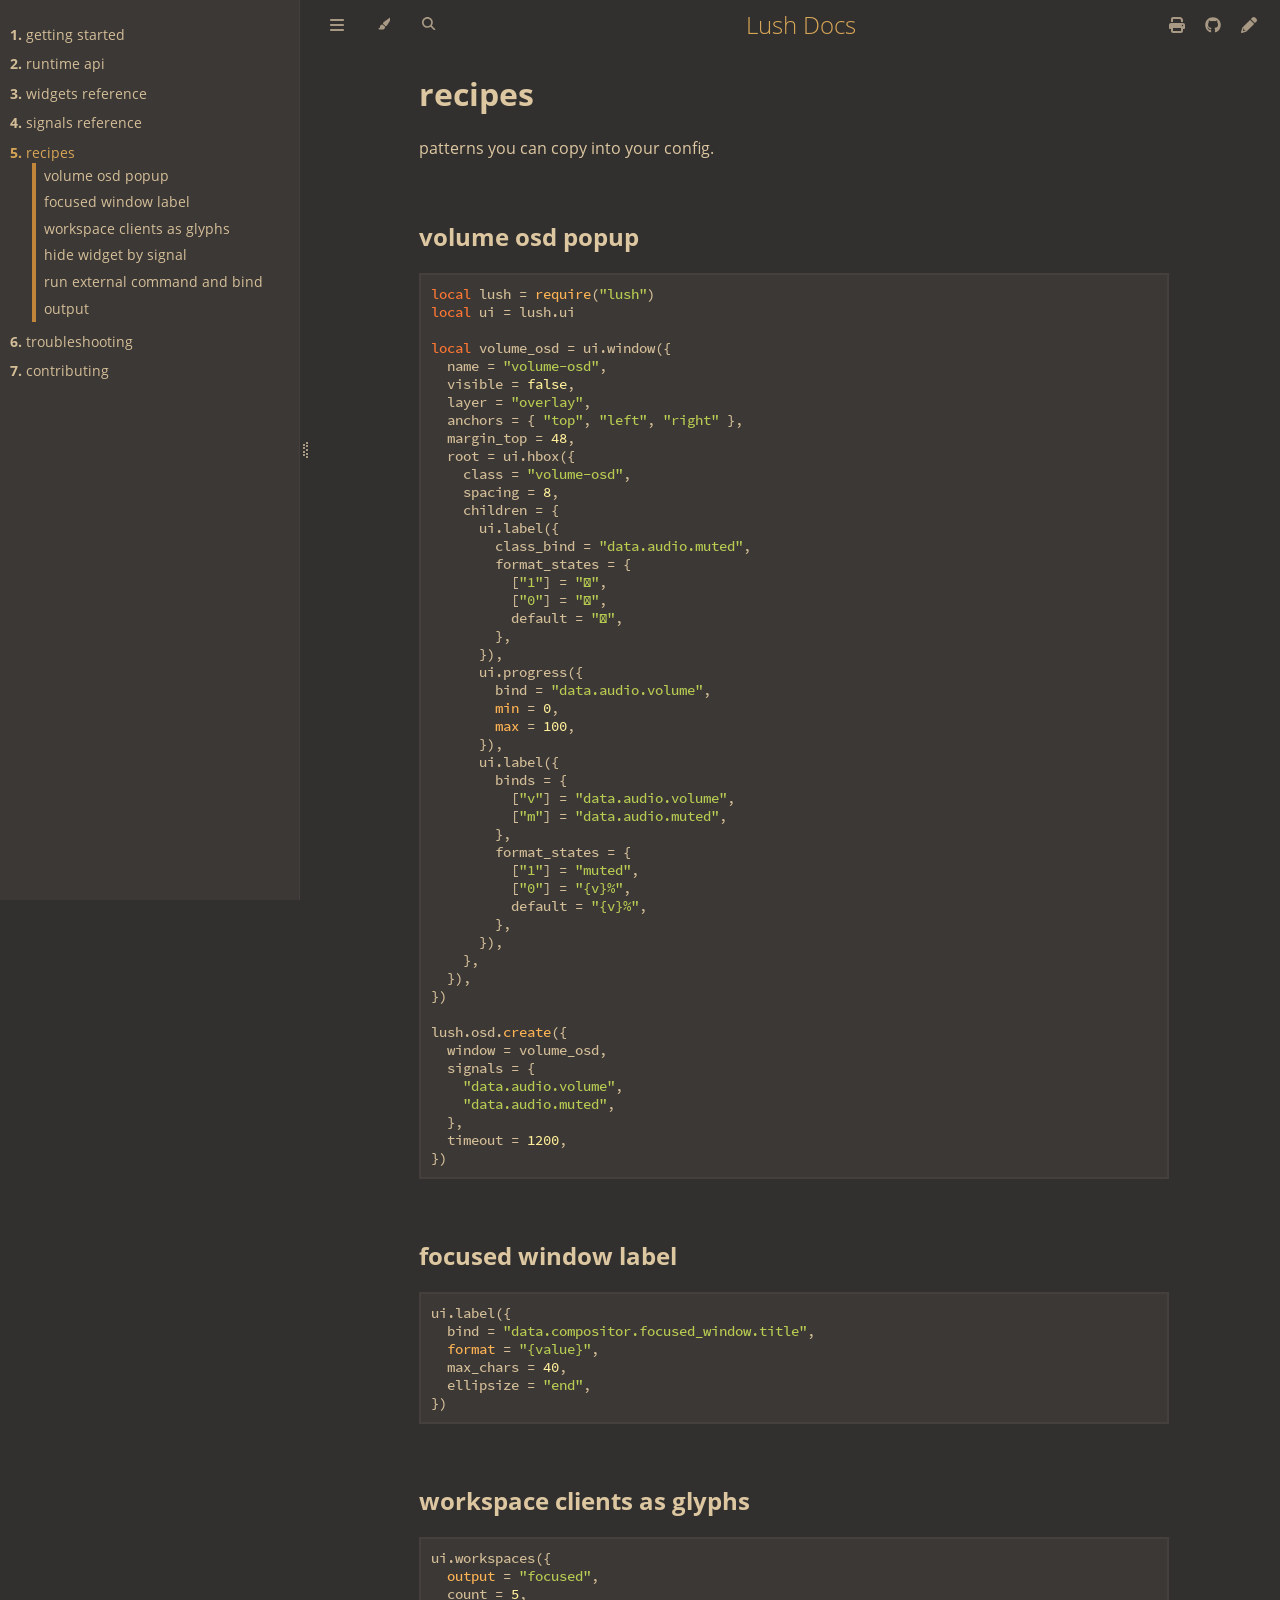
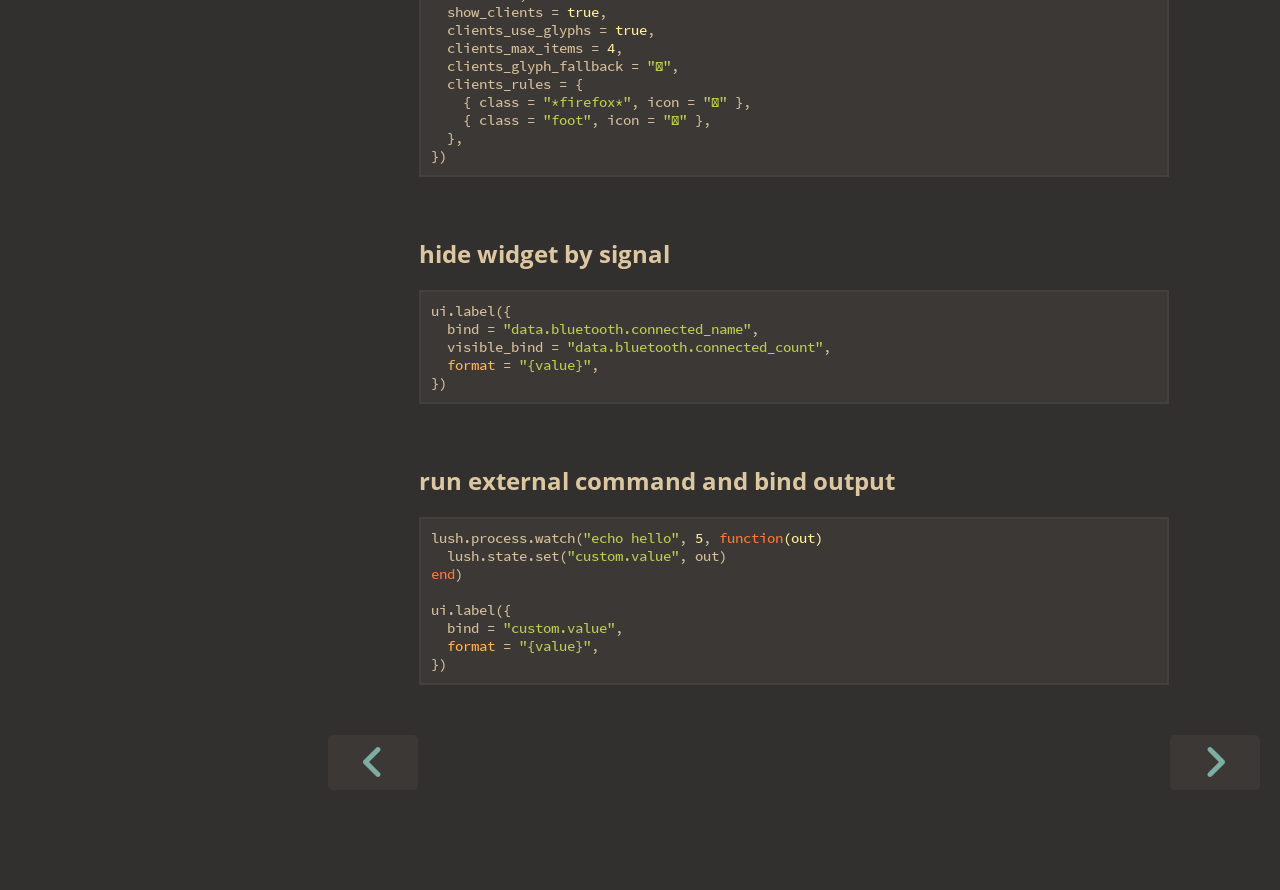
<file: recipes.html>
<!DOCTYPE HTML>
<html lang="en" class="ayu sidebar-visible" dir="ltr">
    <head>
        <!-- Book generated using mdBook -->
        <meta charset="UTF-8">
        <title>recipes - Lush Docs</title>


        <!-- Custom HTML head -->

        <meta name="description" content="Documentation for configuring and extending Lush.">
        <meta name="viewport" content="width=device-width, initial-scale=1">
        <meta name="theme-color" content="#ffffff">

        <link rel="icon" href="favicon-de23e50b.svg">
        <link rel="shortcut icon" href="favicon-8114d1fc.png">
        <link rel="stylesheet" href="css/variables-8adf115d.css">
        <link rel="stylesheet" href="css/general-2459343d.css">
        <link rel="stylesheet" href="css/chrome-ae938929.css">
        <link rel="stylesheet" href="css/print-9e4910d8.css" media="print">

        <!-- Fonts -->
        <link rel="stylesheet" href="fonts/fonts-9644e21d.css">

        <!-- Highlight.js Stylesheets -->
        <link rel="stylesheet" id="mdbook-highlight-css" href="highlight-493f70e1.css">
        <link rel="stylesheet" id="mdbook-tomorrow-night-css" href="tomorrow-night-4c0ae647.css">
        <link rel="stylesheet" id="mdbook-ayu-highlight-css" href="ayu-highlight-3fdfc3ac.css">

        <!-- Custom theme stylesheets -->
        <link rel="stylesheet" href="theme/gruvbox-805121fd.css">


        <!-- Provide site root and default themes to javascript -->
        <script>
            const path_to_root = "";
            const default_light_theme = "ayu";
            const default_dark_theme = "ayu";
            window.path_to_searchindex_js = "searchindex-1424e2ea.js";
        </script>
        <!-- Start loading toc.js asap -->
        <script src="toc-f777d35e.js"></script>
    </head>
    <body>
    <div id="mdbook-help-container">
        <div id="mdbook-help-popup">
            <h2 class="mdbook-help-title">Keyboard shortcuts</h2>
            <div>
                <p>Press <kbd>←</kbd> or <kbd>→</kbd> to navigate between chapters</p>
                <p>Press <kbd>S</kbd> or <kbd>/</kbd> to search in the book</p>
                <p>Press <kbd>?</kbd> to show this help</p>
                <p>Press <kbd>Esc</kbd> to hide this help</p>
            </div>
        </div>
    </div>
    <div id="mdbook-body-container">
        <!-- Work around some values being stored in localStorage wrapped in quotes -->
        <script>
            try {
                let theme = localStorage.getItem('mdbook-theme');
                let sidebar = localStorage.getItem('mdbook-sidebar');

                if (theme.startsWith('"') && theme.endsWith('"')) {
                    localStorage.setItem('mdbook-theme', theme.slice(1, theme.length - 1));
                }

                if (sidebar.startsWith('"') && sidebar.endsWith('"')) {
                    localStorage.setItem('mdbook-sidebar', sidebar.slice(1, sidebar.length - 1));
                }
            } catch (e) { }
        </script>

        <!-- Set the theme before any content is loaded, prevents flash -->
        <script>
            const default_theme = window.matchMedia("(prefers-color-scheme: dark)").matches ? default_dark_theme : default_light_theme;
            let theme;
            try { theme = localStorage.getItem('mdbook-theme'); } catch(e) { }
            if (theme === null || theme === undefined) { theme = default_theme; }
            const html = document.documentElement;
            html.classList.remove('ayu')
            html.classList.add(theme);
            html.classList.add("js");
        </script>

        <input type="checkbox" id="mdbook-sidebar-toggle-anchor" class="hidden">

        <!-- Hide / unhide sidebar before it is displayed -->
        <script>
            let sidebar = null;
            const sidebar_toggle = document.getElementById("mdbook-sidebar-toggle-anchor");
            if (document.body.clientWidth >= 1080) {
                try { sidebar = localStorage.getItem('mdbook-sidebar'); } catch(e) { }
                sidebar = sidebar || 'visible';
            } else {
                sidebar = 'hidden';
                sidebar_toggle.checked = false;
            }
            if (sidebar === 'visible') {
                sidebar_toggle.checked = true;
            } else {
                html.classList.remove('sidebar-visible');
            }
        </script>

        <nav id="mdbook-sidebar" class="sidebar" aria-label="Table of contents">
            <!-- populated by js -->
            <mdbook-sidebar-scrollbox class="sidebar-scrollbox"></mdbook-sidebar-scrollbox>
            <noscript>
                <iframe class="sidebar-iframe-outer" src="toc.html"></iframe>
            </noscript>
            <div id="mdbook-sidebar-resize-handle" class="sidebar-resize-handle">
                <div class="sidebar-resize-indicator"></div>
            </div>
        </nav>

        <div id="mdbook-page-wrapper" class="page-wrapper">

            <div class="page">
                <div id="mdbook-menu-bar-hover-placeholder"></div>
                <div id="mdbook-menu-bar" class="menu-bar sticky">
                    <div class="left-buttons">
                        <label id="mdbook-sidebar-toggle" class="icon-button" for="mdbook-sidebar-toggle-anchor" title="Toggle Table of Contents" aria-label="Toggle Table of Contents" aria-controls="mdbook-sidebar">
                            <span class=fa-svg><svg xmlns="http://www.w3.org/2000/svg" viewBox="0 0 448 512"><!--! Font Awesome Free 6.2.0 by @fontawesome - https://fontawesome.com License - https://fontawesome.com/license/free (Icons: CC BY 4.0, Fonts: SIL OFL 1.1, Code: MIT License) Copyright 2022 Fonticons, Inc. --><path d="M0 96C0 78.3 14.3 64 32 64H416c17.7 0 32 14.3 32 32s-14.3 32-32 32H32C14.3 128 0 113.7 0 96zM0 256c0-17.7 14.3-32 32-32H416c17.7 0 32 14.3 32 32s-14.3 32-32 32H32c-17.7 0-32-14.3-32-32zM448 416c0 17.7-14.3 32-32 32H32c-17.7 0-32-14.3-32-32s14.3-32 32-32H416c17.7 0 32 14.3 32 32z"/></svg></span>
                        </label>
                        <button id="mdbook-theme-toggle" class="icon-button" type="button" title="Change theme" aria-label="Change theme" aria-haspopup="true" aria-expanded="false" aria-controls="mdbook-theme-list">
                            <span class=fa-svg><svg xmlns="http://www.w3.org/2000/svg" viewBox="0 0 576 512"><!--! Font Awesome Free 6.2.0 by @fontawesome - https://fontawesome.com License - https://fontawesome.com/license/free (Icons: CC BY 4.0, Fonts: SIL OFL 1.1, Code: MIT License) Copyright 2022 Fonticons, Inc. --><path d="M371.3 367.1c27.3-3.9 51.9-19.4 67.2-42.9L600.2 74.1c12.6-19.5 9.4-45.3-7.6-61.2S549.7-4.4 531.1 9.6L294.4 187.2c-24 18-38.2 46.1-38.4 76.1L371.3 367.1zm-19.6 25.4l-116-104.4C175.9 290.3 128 339.6 128 400c0 3.9 .2 7.8 .6 11.6c1.8 17.5-10.2 36.4-27.8 36.4H96c-17.7 0-32 14.3-32 32s14.3 32 32 32H240c61.9 0 112-50.1 112-112c0-2.5-.1-5-.2-7.5z"/></svg></span>
                        </button>
                        <ul id="mdbook-theme-list" class="theme-popup" aria-label="Themes" role="menu">
                            <li role="none"><button role="menuitem" class="theme" id="mdbook-theme-default_theme">Auto</button></li>
                            <li role="none"><button role="menuitem" class="theme" id="mdbook-theme-light">Light</button></li>
                            <li role="none"><button role="menuitem" class="theme" id="mdbook-theme-rust">Rust</button></li>
                            <li role="none"><button role="menuitem" class="theme" id="mdbook-theme-coal">Coal</button></li>
                            <li role="none"><button role="menuitem" class="theme" id="mdbook-theme-navy">Navy</button></li>
                            <li role="none"><button role="menuitem" class="theme" id="mdbook-theme-ayu">Ayu</button></li>
                        </ul>
                        <button id="mdbook-search-toggle" class="icon-button" type="button" title="Search (`/`)" aria-label="Toggle Searchbar" aria-expanded="false" aria-keyshortcuts="/ s" aria-controls="mdbook-searchbar">
                            <span class=fa-svg><svg xmlns="http://www.w3.org/2000/svg" viewBox="0 0 512 512"><!--! Font Awesome Free 6.2.0 by @fontawesome - https://fontawesome.com License - https://fontawesome.com/license/free (Icons: CC BY 4.0, Fonts: SIL OFL 1.1, Code: MIT License) Copyright 2022 Fonticons, Inc. --><path d="M416 208c0 45.9-14.9 88.3-40 122.7L502.6 457.4c12.5 12.5 12.5 32.8 0 45.3s-32.8 12.5-45.3 0L330.7 376c-34.4 25.2-76.8 40-122.7 40C93.1 416 0 322.9 0 208S93.1 0 208 0S416 93.1 416 208zM208 352c79.5 0 144-64.5 144-144s-64.5-144-144-144S64 128.5 64 208s64.5 144 144 144z"/></svg></span>
                        </button>
                    </div>

                    <h1 class="menu-title">Lush Docs</h1>

                    <div class="right-buttons">
                        <a href="print.html" title="Print this book" aria-label="Print this book">
                            <span class=fa-svg id="print-button"><svg xmlns="http://www.w3.org/2000/svg" viewBox="0 0 512 512"><!--! Font Awesome Free 6.2.0 by @fontawesome - https://fontawesome.com License - https://fontawesome.com/license/free (Icons: CC BY 4.0, Fonts: SIL OFL 1.1, Code: MIT License) Copyright 2022 Fonticons, Inc. --><path d="M128 0C92.7 0 64 28.7 64 64v96h64V64H354.7L384 93.3V160h64V93.3c0-17-6.7-33.3-18.7-45.3L400 18.7C388 6.7 371.7 0 354.7 0H128zM384 352v32 64H128V384 368 352H384zm64 32h32c17.7 0 32-14.3 32-32V256c0-35.3-28.7-64-64-64H64c-35.3 0-64 28.7-64 64v96c0 17.7 14.3 32 32 32H64v64c0 35.3 28.7 64 64 64H384c35.3 0 64-28.7 64-64V384zm-16-88c-13.3 0-24-10.7-24-24s10.7-24 24-24s24 10.7 24 24s-10.7 24-24 24z"/></svg></span>
                        </a>
                        <a href="https://github.com/yrwq/lush" title="Git repository" aria-label="Git repository">
                            <span class=fa-svg><svg xmlns="http://www.w3.org/2000/svg" viewBox="0 0 496 512"><!--! Font Awesome Free 6.2.0 by @fontawesome - https://fontawesome.com License - https://fontawesome.com/license/free (Icons: CC BY 4.0, Fonts: SIL OFL 1.1, Code: MIT License) Copyright 2022 Fonticons, Inc. --><path d="M165.9 397.4c0 2-2.3 3.6-5.2 3.6-3.3.3-5.6-1.3-5.6-3.6 0-2 2.3-3.6 5.2-3.6 3-.3 5.6 1.3 5.6 3.6zm-31.1-4.5c-.7 2 1.3 4.3 4.3 4.9 2.6 1 5.6 0 6.2-2s-1.3-4.3-4.3-5.2c-2.6-.7-5.5.3-6.2 2.3zm44.2-1.7c-2.9.7-4.9 2.6-4.6 4.9.3 2 2.9 3.3 5.9 2.6 2.9-.7 4.9-2.6 4.6-4.6-.3-1.9-3-3.2-5.9-2.9zM244.8 8C106.1 8 0 113.3 0 252c0 110.9 69.8 205.8 169.5 239.2 12.8 2.3 17.3-5.6 17.3-12.1 0-6.2-.3-40.4-.3-61.4 0 0-70 15-84.7-29.8 0 0-11.4-29.1-27.8-36.6 0 0-22.9-15.7 1.6-15.4 0 0 24.9 2 38.6 25.8 21.9 38.6 58.6 27.5 72.9 20.9 2.3-16 8.8-27.1 16-33.7-55.9-6.2-112.3-14.3-112.3-110.5 0-27.5 7.6-41.3 23.6-58.9-2.6-6.5-11.1-33.3 2.6-67.9 20.9-6.5 69 27 69 27 20-5.6 41.5-8.5 62.8-8.5s42.8 2.9 62.8 8.5c0 0 48.1-33.6 69-27 13.7 34.7 5.2 61.4 2.6 67.9 16 17.7 25.8 31.5 25.8 58.9 0 96.5-58.9 104.2-114.8 110.5 9.2 7.9 17 22.9 17 46.4 0 33.7-.3 75.4-.3 83.6 0 6.5 4.6 14.4 17.3 12.1C428.2 457.8 496 362.9 496 252 496 113.3 383.5 8 244.8 8zM97.2 352.9c-1.3 1-1 3.3.7 5.2 1.6 1.6 3.9 2.3 5.2 1 1.3-1 1-3.3-.7-5.2-1.6-1.6-3.9-2.3-5.2-1zm-10.8-8.1c-.7 1.3.3 2.9 2.3 3.9 1.6 1 3.6.7 4.3-.7.7-1.3-.3-2.9-2.3-3.9-2-.6-3.6-.3-4.3.7zm32.4 35.6c-1.6 1.3-1 4.3 1.3 6.2 2.3 2.3 5.2 2.6 6.5 1 1.3-1.3.7-4.3-1.3-6.2-2.2-2.3-5.2-2.6-6.5-1zm-11.4-14.7c-1.6 1-1.6 3.6 0 5.9 1.6 2.3 4.3 3.3 5.6 2.3 1.6-1.3 1.6-3.9 0-6.2-1.4-2.3-4-3.3-5.6-2z"/></svg></span>
                        </a>
                        <a href="https://github.com/yrwq/lush/edit/main/docs/src/recipes.md" title="Suggest an edit" aria-label="Suggest an edit" rel="edit">
                            <span class=fa-svg id="git-edit-button"><svg xmlns="http://www.w3.org/2000/svg" viewBox="0 0 512 512"><!--! Font Awesome Free 6.2.0 by @fontawesome - https://fontawesome.com License - https://fontawesome.com/license/free (Icons: CC BY 4.0, Fonts: SIL OFL 1.1, Code: MIT License) Copyright 2022 Fonticons, Inc. --><path d="M421.7 220.3l-11.3 11.3-22.6 22.6-205 205c-6.6 6.6-14.8 11.5-23.8 14.1L30.8 511c-8.4 2.5-17.5 .2-23.7-6.1S-1.5 489.7 1 481.2L38.7 353.1c2.6-9 7.5-17.2 14.1-23.8l205-205 22.6-22.6 11.3-11.3 33.9 33.9 62.1 62.1 33.9 33.9zM96 353.9l-9.3 9.3c-.9 .9-1.6 2.1-2 3.4l-25.3 86 86-25.3c1.3-.4 2.5-1.1 3.4-2l9.3-9.3H112c-8.8 0-16-7.2-16-16V353.9zM453.3 19.3l39.4 39.4c25 25 25 65.5 0 90.5l-14.5 14.5-22.6 22.6-11.3 11.3-33.9-33.9-62.1-62.1L314.3 67.7l11.3-11.3 22.6-22.6 14.5-14.5c25-25 65.5-25 90.5 0z"/></svg></span>
                        </a>

                    </div>
                </div>

                <div id="mdbook-search-wrapper" class="hidden">
                    <form id="mdbook-searchbar-outer" class="searchbar-outer">
                        <div class="search-wrapper">
                            <input type="search" id="mdbook-searchbar" name="searchbar" placeholder="Search this book ..." aria-controls="mdbook-searchresults-outer" aria-describedby="searchresults-header">
                            <div class="spinner-wrapper">
                                <span class=fa-svg id="fa-spin"><svg xmlns="http://www.w3.org/2000/svg" viewBox="0 0 512 512"><!--! Font Awesome Free 6.2.0 by @fontawesome - https://fontawesome.com License - https://fontawesome.com/license/free (Icons: CC BY 4.0, Fonts: SIL OFL 1.1, Code: MIT License) Copyright 2022 Fonticons, Inc. --><path d="M304 48c0-26.5-21.5-48-48-48s-48 21.5-48 48s21.5 48 48 48s48-21.5 48-48zm0 416c0-26.5-21.5-48-48-48s-48 21.5-48 48s21.5 48 48 48s48-21.5 48-48zM48 304c26.5 0 48-21.5 48-48s-21.5-48-48-48s-48 21.5-48 48s21.5 48 48 48zm464-48c0-26.5-21.5-48-48-48s-48 21.5-48 48s21.5 48 48 48s48-21.5 48-48zM142.9 437c18.7-18.7 18.7-49.1 0-67.9s-49.1-18.7-67.9 0s-18.7 49.1 0 67.9s49.1 18.7 67.9 0zm0-294.2c18.7-18.7 18.7-49.1 0-67.9S93.7 56.2 75 75s-18.7 49.1 0 67.9s49.1 18.7 67.9 0zM369.1 437c18.7 18.7 49.1 18.7 67.9 0s18.7-49.1 0-67.9s-49.1-18.7-67.9 0s-18.7 49.1 0 67.9z"/></svg></span>
                            </div>
                        </div>
                    </form>
                    <div id="mdbook-searchresults-outer" class="searchresults-outer hidden">
                        <div id="mdbook-searchresults-header" class="searchresults-header"></div>
                        <ul id="mdbook-searchresults">
                        </ul>
                    </div>
                </div>

                <!-- Apply ARIA attributes after the sidebar and the sidebar toggle button are added to the DOM -->
                <script>
                    document.getElementById('mdbook-sidebar-toggle').setAttribute('aria-expanded', sidebar === 'visible');
                    document.getElementById('mdbook-sidebar').setAttribute('aria-hidden', sidebar !== 'visible');
                    Array.from(document.querySelectorAll('#mdbook-sidebar a')).forEach(function(link) {
                        link.setAttribute('tabIndex', sidebar === 'visible' ? 0 : -1);
                    });
                </script>

                <div id="mdbook-content" class="content">
                    <main>
                        <h1 id="recipes"><a class="header" href="#recipes">recipes</a></h1>
<p>patterns you can copy into your config.</p>
<h2 id="volume-osd-popup"><a class="header" href="#volume-osd-popup">volume osd popup</a></h2>
<pre><code class="language-lua">local lush = require("lush")
local ui = lush.ui

local volume_osd = ui.window({
  name = "volume-osd",
  visible = false,
  layer = "overlay",
  anchors = { "top", "left", "right" },
  margin_top = 48,
  root = ui.hbox({
    class = "volume-osd",
    spacing = 8,
    children = {
      ui.label({
        class_bind = "data.audio.muted",
        format_states = {
          ["1"] = "󰝟",
          ["0"] = "󰕾",
          default = "󰕾",
        },
      }),
      ui.progress({
        bind = "data.audio.volume",
        min = 0,
        max = 100,
      }),
      ui.label({
        binds = {
          ["v"] = "data.audio.volume",
          ["m"] = "data.audio.muted",
        },
        format_states = {
          ["1"] = "muted",
          ["0"] = "{v}%",
          default = "{v}%",
        },
      }),
    },
  }),
})

lush.osd.create({
  window = volume_osd,
  signals = {
    "data.audio.volume",
    "data.audio.muted",
  },
  timeout = 1200,
})
</code></pre>
<h2 id="focused-window-label"><a class="header" href="#focused-window-label">focused window label</a></h2>
<pre><code class="language-lua">ui.label({
  bind = "data.compositor.focused_window.title",
  format = "{value}",
  max_chars = 40,
  ellipsize = "end",
})
</code></pre>
<h2 id="workspace-clients-as-glyphs"><a class="header" href="#workspace-clients-as-glyphs">workspace clients as glyphs</a></h2>
<pre><code class="language-lua">ui.workspaces({
  output = "focused",
  count = 5,
  show_clients = true,
  clients_use_glyphs = true,
  clients_max_items = 4,
  clients_glyph_fallback = "",
  clients_rules = {
    { class = "*firefox*", icon = "󰈹" },
    { class = "foot", icon = "" },
  },
})
</code></pre>
<h2 id="hide-widget-by-signal"><a class="header" href="#hide-widget-by-signal">hide widget by signal</a></h2>
<pre><code class="language-lua">ui.label({
  bind = "data.bluetooth.connected_name",
  visible_bind = "data.bluetooth.connected_count",
  format = "{value}",
})
</code></pre>
<h2 id="run-external-command-and-bind-output"><a class="header" href="#run-external-command-and-bind-output">run external command and bind output</a></h2>
<pre><code class="language-lua">lush.process.watch("echo hello", 5, function(out)
  lush.state.set("custom.value", out)
end)

ui.label({
  bind = "custom.value",
  format = "{value}",
})
</code></pre>

                    </main>

                    <nav class="nav-wrapper" aria-label="Page navigation">
                        <!-- Mobile navigation buttons -->
                            <a rel="prev" href="signals.html" class="mobile-nav-chapters previous" title="Previous chapter" aria-label="Previous chapter" aria-keyshortcuts="Left">
                                <span class=fa-svg><svg xmlns="http://www.w3.org/2000/svg" viewBox="0 0 320 512"><!--! Font Awesome Free 6.2.0 by @fontawesome - https://fontawesome.com License - https://fontawesome.com/license/free (Icons: CC BY 4.0, Fonts: SIL OFL 1.1, Code: MIT License) Copyright 2022 Fonticons, Inc. --><path d="M41.4 233.4c-12.5 12.5-12.5 32.8 0 45.3l160 160c12.5 12.5 32.8 12.5 45.3 0s12.5-32.8 0-45.3L109.3 256 246.6 118.6c12.5-12.5 12.5-32.8 0-45.3s-32.8-12.5-45.3 0l-160 160z"/></svg></span>
                            </a>

                            <a rel="next prefetch" href="troubleshooting.html" class="mobile-nav-chapters next" title="Next chapter" aria-label="Next chapter" aria-keyshortcuts="Right">
                                <span class=fa-svg><svg xmlns="http://www.w3.org/2000/svg" viewBox="0 0 320 512"><!--! Font Awesome Free 6.2.0 by @fontawesome - https://fontawesome.com License - https://fontawesome.com/license/free (Icons: CC BY 4.0, Fonts: SIL OFL 1.1, Code: MIT License) Copyright 2022 Fonticons, Inc. --><path d="M278.6 233.4c12.5 12.5 12.5 32.8 0 45.3l-160 160c-12.5 12.5-32.8 12.5-45.3 0s-12.5-32.8 0-45.3L210.7 256 73.4 118.6c-12.5-12.5-12.5-32.8 0-45.3s32.8-12.5 45.3 0l160 160z"/></svg></span>
                            </a>

                        <div style="clear: both"></div>
                    </nav>
                </div>
            </div>

            <nav class="nav-wide-wrapper" aria-label="Page navigation">
                    <a rel="prev" href="signals.html" class="nav-chapters previous" title="Previous chapter" aria-label="Previous chapter" aria-keyshortcuts="Left">
                        <span class=fa-svg><svg xmlns="http://www.w3.org/2000/svg" viewBox="0 0 320 512"><!--! Font Awesome Free 6.2.0 by @fontawesome - https://fontawesome.com License - https://fontawesome.com/license/free (Icons: CC BY 4.0, Fonts: SIL OFL 1.1, Code: MIT License) Copyright 2022 Fonticons, Inc. --><path d="M41.4 233.4c-12.5 12.5-12.5 32.8 0 45.3l160 160c12.5 12.5 32.8 12.5 45.3 0s12.5-32.8 0-45.3L109.3 256 246.6 118.6c12.5-12.5 12.5-32.8 0-45.3s-32.8-12.5-45.3 0l-160 160z"/></svg></span>
                    </a>

                    <a rel="next prefetch" href="troubleshooting.html" class="nav-chapters next" title="Next chapter" aria-label="Next chapter" aria-keyshortcuts="Right">
                        <span class=fa-svg><svg xmlns="http://www.w3.org/2000/svg" viewBox="0 0 320 512"><!--! Font Awesome Free 6.2.0 by @fontawesome - https://fontawesome.com License - https://fontawesome.com/license/free (Icons: CC BY 4.0, Fonts: SIL OFL 1.1, Code: MIT License) Copyright 2022 Fonticons, Inc. --><path d="M278.6 233.4c12.5 12.5 12.5 32.8 0 45.3l-160 160c-12.5 12.5-32.8 12.5-45.3 0s-12.5-32.8 0-45.3L210.7 256 73.4 118.6c-12.5-12.5-12.5-32.8 0-45.3s32.8-12.5 45.3 0l160 160z"/></svg></span>
                    </a>
            </nav>

        </div>

        <template id=fa-eye><span class=fa-svg><svg xmlns="http://www.w3.org/2000/svg" viewBox="0 0 576 512"><!--! Font Awesome Free 6.2.0 by @fontawesome - https://fontawesome.com License - https://fontawesome.com/license/free (Icons: CC BY 4.0, Fonts: SIL OFL 1.1, Code: MIT License) Copyright 2022 Fonticons, Inc. --><path d="M288 32c-80.8 0-145.5 36.8-192.6 80.6C48.6 156 17.3 208 2.5 243.7c-3.3 7.9-3.3 16.7 0 24.6C17.3 304 48.6 356 95.4 399.4C142.5 443.2 207.2 480 288 480s145.5-36.8 192.6-80.6c46.8-43.5 78.1-95.4 93-131.1c3.3-7.9 3.3-16.7 0-24.6c-14.9-35.7-46.2-87.7-93-131.1C433.5 68.8 368.8 32 288 32zM432 256c0 79.5-64.5 144-144 144s-144-64.5-144-144s64.5-144 144-144s144 64.5 144 144zM288 192c0 35.3-28.7 64-64 64c-11.5 0-22.3-3-31.6-8.4c-.2 2.8-.4 5.5-.4 8.4c0 53 43 96 96 96s96-43 96-96s-43-96-96-96c-2.8 0-5.6 .1-8.4 .4c5.3 9.3 8.4 20.1 8.4 31.6z"/></svg></span></template>
        <template id=fa-eye-slash><span class=fa-svg><svg xmlns="http://www.w3.org/2000/svg" viewBox="0 0 640 512"><!--! Font Awesome Free 6.2.0 by @fontawesome - https://fontawesome.com License - https://fontawesome.com/license/free (Icons: CC BY 4.0, Fonts: SIL OFL 1.1, Code: MIT License) Copyright 2022 Fonticons, Inc. --><path d="M38.8 5.1C28.4-3.1 13.3-1.2 5.1 9.2S-1.2 34.7 9.2 42.9l592 464c10.4 8.2 25.5 6.3 33.7-4.1s6.3-25.5-4.1-33.7L525.6 386.7c39.6-40.6 66.4-86.1 79.9-118.4c3.3-7.9 3.3-16.7 0-24.6c-14.9-35.7-46.2-87.7-93-131.1C465.5 68.8 400.8 32 320 32c-68.2 0-125 26.3-169.3 60.8L38.8 5.1zM223.1 149.5C248.6 126.2 282.7 112 320 112c79.5 0 144 64.5 144 144c0 24.9-6.3 48.3-17.4 68.7L408 294.5c5.2-11.8 8-24.8 8-38.5c0-53-43-96-96-96c-2.8 0-5.6 .1-8.4 .4c5.3 9.3 8.4 20.1 8.4 31.6c0 10.2-2.4 19.8-6.6 28.3l-90.3-70.8zm223.1 298L373 389.9c-16.4 6.5-34.3 10.1-53 10.1c-79.5 0-144-64.5-144-144c0-6.9 .5-13.6 1.4-20.2L83.1 161.5C60.3 191.2 44 220.8 34.5 243.7c-3.3 7.9-3.3 16.7 0 24.6c14.9 35.7 46.2 87.7 93 131.1C174.5 443.2 239.2 480 320 480c47.8 0 89.9-12.9 126.2-32.5z"/></svg></span></template>
        <template id=fa-copy><span class=fa-svg><svg xmlns="http://www.w3.org/2000/svg" viewBox="0 0 512 512"><!--! Font Awesome Free 6.2.0 by @fontawesome - https://fontawesome.com License - https://fontawesome.com/license/free (Icons: CC BY 4.0, Fonts: SIL OFL 1.1, Code: MIT License) Copyright 2022 Fonticons, Inc. --><path d="M502.6 70.63l-61.25-61.25C435.4 3.371 427.2 0 418.7 0H255.1c-35.35 0-64 28.66-64 64l.0195 256C192 355.4 220.7 384 256 384h192c35.2 0 64-28.8 64-64V93.25C512 84.77 508.6 76.63 502.6 70.63zM464 320c0 8.836-7.164 16-16 16H255.1c-8.838 0-16-7.164-16-16L239.1 64.13c0-8.836 7.164-16 16-16h128L384 96c0 17.67 14.33 32 32 32h47.1V320zM272 448c0 8.836-7.164 16-16 16H63.1c-8.838 0-16-7.164-16-16L47.98 192.1c0-8.836 7.164-16 16-16H160V128H63.99c-35.35 0-64 28.65-64 64l.0098 256C.002 483.3 28.66 512 64 512h192c35.2 0 64-28.8 64-64v-32h-47.1L272 448z"/></svg></span></template>
        <template id=fa-play><span class=fa-svg><svg xmlns="http://www.w3.org/2000/svg" viewBox="0 0 384 512"><!--! Font Awesome Free 6.2.0 by @fontawesome - https://fontawesome.com License - https://fontawesome.com/license/free (Icons: CC BY 4.0, Fonts: SIL OFL 1.1, Code: MIT License) Copyright 2022 Fonticons, Inc. --><path d="M73 39c-14.8-9.1-33.4-9.4-48.5-.9S0 62.6 0 80V432c0 17.4 9.4 33.4 24.5 41.9s33.7 8.1 48.5-.9L361 297c14.3-8.7 23-24.2 23-41s-8.7-32.2-23-41L73 39z"/></svg></span></template>
        <template id=fa-clock-rotate-left><span class=fa-svg><svg xmlns="http://www.w3.org/2000/svg" viewBox="0 0 512 512"><!--! Font Awesome Free 6.2.0 by @fontawesome - https://fontawesome.com License - https://fontawesome.com/license/free (Icons: CC BY 4.0, Fonts: SIL OFL 1.1, Code: MIT License) Copyright 2022 Fonticons, Inc. --><path d="M75 75L41 41C25.9 25.9 0 36.6 0 57.9V168c0 13.3 10.7 24 24 24H134.1c21.4 0 32.1-25.9 17-41l-30.8-30.8C155 85.5 203 64 256 64c106 0 192 86 192 192s-86 192-192 192c-40.8 0-78.6-12.7-109.7-34.4c-14.5-10.1-34.4-6.6-44.6 7.9s-6.6 34.4 7.9 44.6C151.2 495 201.7 512 256 512c141.4 0 256-114.6 256-256S397.4 0 256 0C185.3 0 121.3 28.7 75 75zm181 53c-13.3 0-24 10.7-24 24V256c0 6.4 2.5 12.5 7 17l72 72c9.4 9.4 24.6 9.4 33.9 0s9.4-24.6 0-33.9l-65-65V152c0-13.3-10.7-24-24-24z"/></svg></span></template>



        <script>
            window.playground_copyable = true;
        </script>


        <script src="elasticlunr-ef4e11c1.min.js"></script>
        <script src="mark-09e88c2c.min.js"></script>
        <script src="searcher-c2a407aa.js"></script>

        <script src="clipboard-1626706a.min.js"></script>
        <script src="highlight-abc7f01d.js"></script>
        <script src="book-a0b12cfe.js"></script>

        <!-- Custom JS scripts -->



    </div>
    </body>
</html>
</file>
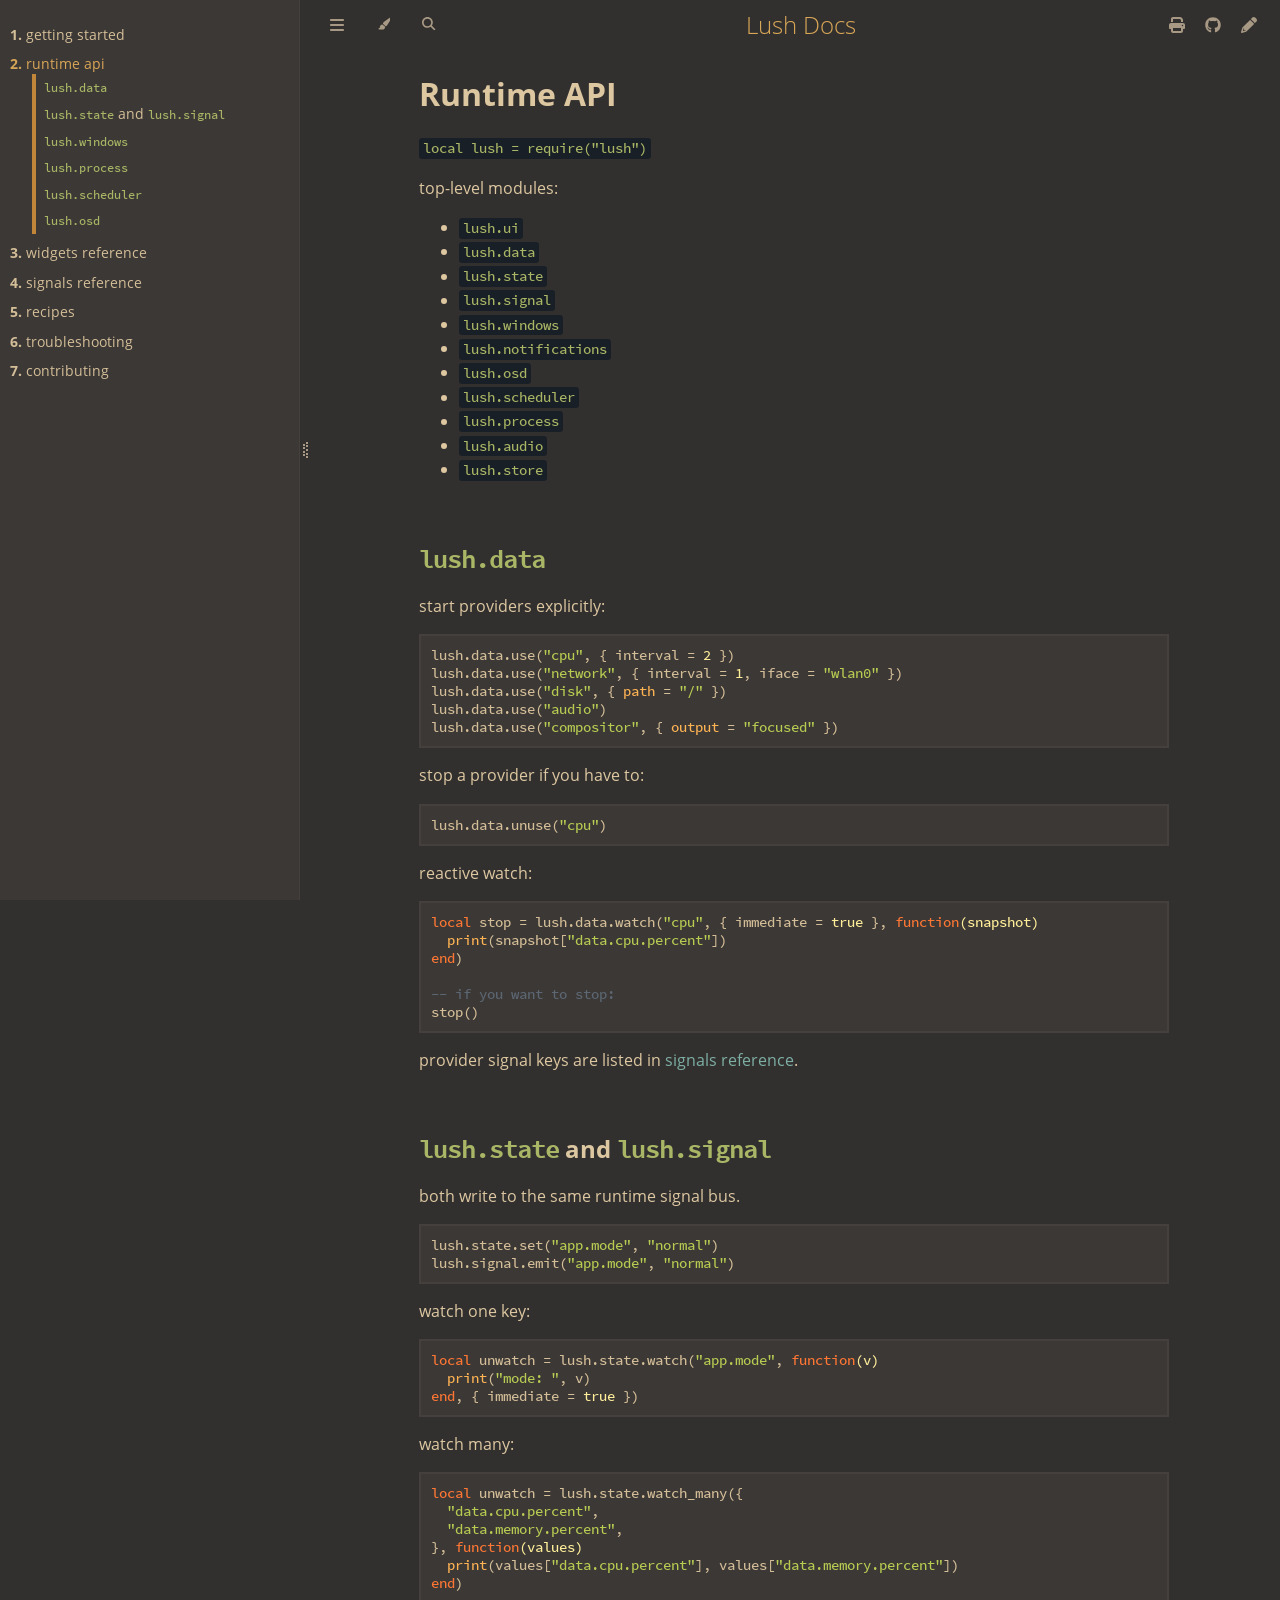
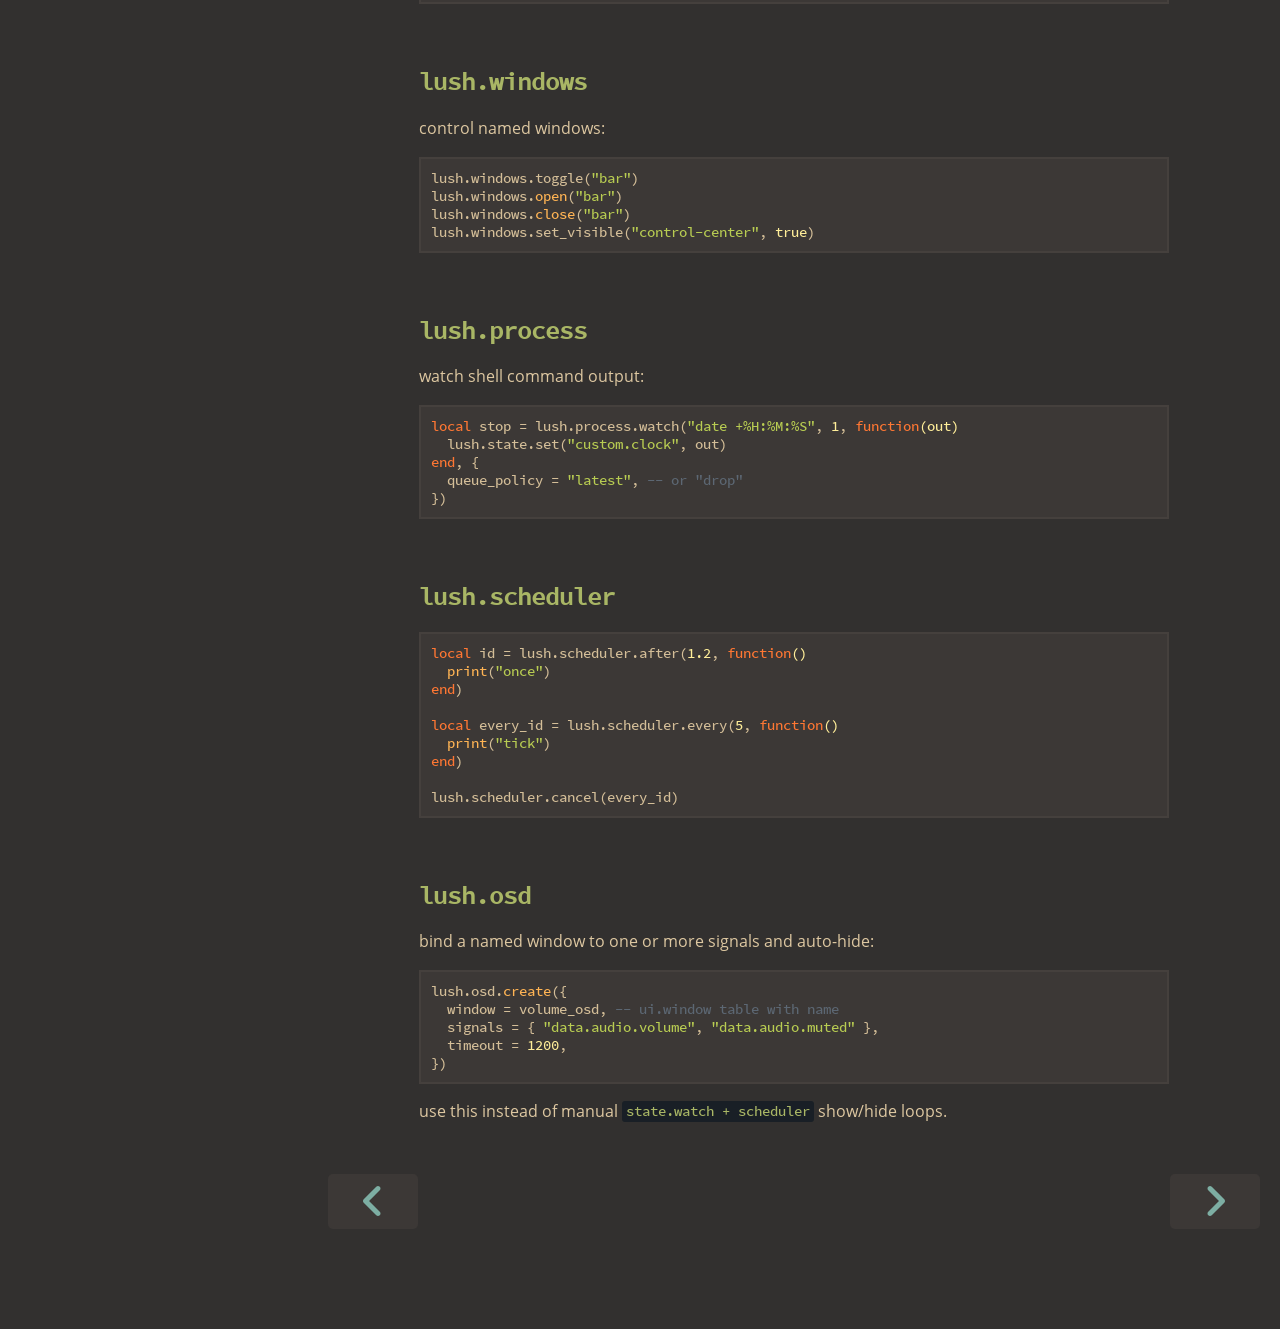
<file: runtime-api.html>
<!DOCTYPE HTML>
<html lang="en" class="ayu sidebar-visible" dir="ltr">
    <head>
        <!-- Book generated using mdBook -->
        <meta charset="UTF-8">
        <title>runtime api - Lush Docs</title>


        <!-- Custom HTML head -->

        <meta name="description" content="Documentation for configuring and extending Lush.">
        <meta name="viewport" content="width=device-width, initial-scale=1">
        <meta name="theme-color" content="#ffffff">

        <link rel="icon" href="favicon-de23e50b.svg">
        <link rel="shortcut icon" href="favicon-8114d1fc.png">
        <link rel="stylesheet" href="css/variables-8adf115d.css">
        <link rel="stylesheet" href="css/general-2459343d.css">
        <link rel="stylesheet" href="css/chrome-ae938929.css">
        <link rel="stylesheet" href="css/print-9e4910d8.css" media="print">

        <!-- Fonts -->
        <link rel="stylesheet" href="fonts/fonts-9644e21d.css">

        <!-- Highlight.js Stylesheets -->
        <link rel="stylesheet" id="mdbook-highlight-css" href="highlight-493f70e1.css">
        <link rel="stylesheet" id="mdbook-tomorrow-night-css" href="tomorrow-night-4c0ae647.css">
        <link rel="stylesheet" id="mdbook-ayu-highlight-css" href="ayu-highlight-3fdfc3ac.css">

        <!-- Custom theme stylesheets -->
        <link rel="stylesheet" href="theme/gruvbox-805121fd.css">


        <!-- Provide site root and default themes to javascript -->
        <script>
            const path_to_root = "";
            const default_light_theme = "ayu";
            const default_dark_theme = "ayu";
            window.path_to_searchindex_js = "searchindex-1424e2ea.js";
        </script>
        <!-- Start loading toc.js asap -->
        <script src="toc-f777d35e.js"></script>
    </head>
    <body>
    <div id="mdbook-help-container">
        <div id="mdbook-help-popup">
            <h2 class="mdbook-help-title">Keyboard shortcuts</h2>
            <div>
                <p>Press <kbd>←</kbd> or <kbd>→</kbd> to navigate between chapters</p>
                <p>Press <kbd>S</kbd> or <kbd>/</kbd> to search in the book</p>
                <p>Press <kbd>?</kbd> to show this help</p>
                <p>Press <kbd>Esc</kbd> to hide this help</p>
            </div>
        </div>
    </div>
    <div id="mdbook-body-container">
        <!-- Work around some values being stored in localStorage wrapped in quotes -->
        <script>
            try {
                let theme = localStorage.getItem('mdbook-theme');
                let sidebar = localStorage.getItem('mdbook-sidebar');

                if (theme.startsWith('"') && theme.endsWith('"')) {
                    localStorage.setItem('mdbook-theme', theme.slice(1, theme.length - 1));
                }

                if (sidebar.startsWith('"') && sidebar.endsWith('"')) {
                    localStorage.setItem('mdbook-sidebar', sidebar.slice(1, sidebar.length - 1));
                }
            } catch (e) { }
        </script>

        <!-- Set the theme before any content is loaded, prevents flash -->
        <script>
            const default_theme = window.matchMedia("(prefers-color-scheme: dark)").matches ? default_dark_theme : default_light_theme;
            let theme;
            try { theme = localStorage.getItem('mdbook-theme'); } catch(e) { }
            if (theme === null || theme === undefined) { theme = default_theme; }
            const html = document.documentElement;
            html.classList.remove('ayu')
            html.classList.add(theme);
            html.classList.add("js");
        </script>

        <input type="checkbox" id="mdbook-sidebar-toggle-anchor" class="hidden">

        <!-- Hide / unhide sidebar before it is displayed -->
        <script>
            let sidebar = null;
            const sidebar_toggle = document.getElementById("mdbook-sidebar-toggle-anchor");
            if (document.body.clientWidth >= 1080) {
                try { sidebar = localStorage.getItem('mdbook-sidebar'); } catch(e) { }
                sidebar = sidebar || 'visible';
            } else {
                sidebar = 'hidden';
                sidebar_toggle.checked = false;
            }
            if (sidebar === 'visible') {
                sidebar_toggle.checked = true;
            } else {
                html.classList.remove('sidebar-visible');
            }
        </script>

        <nav id="mdbook-sidebar" class="sidebar" aria-label="Table of contents">
            <!-- populated by js -->
            <mdbook-sidebar-scrollbox class="sidebar-scrollbox"></mdbook-sidebar-scrollbox>
            <noscript>
                <iframe class="sidebar-iframe-outer" src="toc.html"></iframe>
            </noscript>
            <div id="mdbook-sidebar-resize-handle" class="sidebar-resize-handle">
                <div class="sidebar-resize-indicator"></div>
            </div>
        </nav>

        <div id="mdbook-page-wrapper" class="page-wrapper">

            <div class="page">
                <div id="mdbook-menu-bar-hover-placeholder"></div>
                <div id="mdbook-menu-bar" class="menu-bar sticky">
                    <div class="left-buttons">
                        <label id="mdbook-sidebar-toggle" class="icon-button" for="mdbook-sidebar-toggle-anchor" title="Toggle Table of Contents" aria-label="Toggle Table of Contents" aria-controls="mdbook-sidebar">
                            <span class=fa-svg><svg xmlns="http://www.w3.org/2000/svg" viewBox="0 0 448 512"><!--! Font Awesome Free 6.2.0 by @fontawesome - https://fontawesome.com License - https://fontawesome.com/license/free (Icons: CC BY 4.0, Fonts: SIL OFL 1.1, Code: MIT License) Copyright 2022 Fonticons, Inc. --><path d="M0 96C0 78.3 14.3 64 32 64H416c17.7 0 32 14.3 32 32s-14.3 32-32 32H32C14.3 128 0 113.7 0 96zM0 256c0-17.7 14.3-32 32-32H416c17.7 0 32 14.3 32 32s-14.3 32-32 32H32c-17.7 0-32-14.3-32-32zM448 416c0 17.7-14.3 32-32 32H32c-17.7 0-32-14.3-32-32s14.3-32 32-32H416c17.7 0 32 14.3 32 32z"/></svg></span>
                        </label>
                        <button id="mdbook-theme-toggle" class="icon-button" type="button" title="Change theme" aria-label="Change theme" aria-haspopup="true" aria-expanded="false" aria-controls="mdbook-theme-list">
                            <span class=fa-svg><svg xmlns="http://www.w3.org/2000/svg" viewBox="0 0 576 512"><!--! Font Awesome Free 6.2.0 by @fontawesome - https://fontawesome.com License - https://fontawesome.com/license/free (Icons: CC BY 4.0, Fonts: SIL OFL 1.1, Code: MIT License) Copyright 2022 Fonticons, Inc. --><path d="M371.3 367.1c27.3-3.9 51.9-19.4 67.2-42.9L600.2 74.1c12.6-19.5 9.4-45.3-7.6-61.2S549.7-4.4 531.1 9.6L294.4 187.2c-24 18-38.2 46.1-38.4 76.1L371.3 367.1zm-19.6 25.4l-116-104.4C175.9 290.3 128 339.6 128 400c0 3.9 .2 7.8 .6 11.6c1.8 17.5-10.2 36.4-27.8 36.4H96c-17.7 0-32 14.3-32 32s14.3 32 32 32H240c61.9 0 112-50.1 112-112c0-2.5-.1-5-.2-7.5z"/></svg></span>
                        </button>
                        <ul id="mdbook-theme-list" class="theme-popup" aria-label="Themes" role="menu">
                            <li role="none"><button role="menuitem" class="theme" id="mdbook-theme-default_theme">Auto</button></li>
                            <li role="none"><button role="menuitem" class="theme" id="mdbook-theme-light">Light</button></li>
                            <li role="none"><button role="menuitem" class="theme" id="mdbook-theme-rust">Rust</button></li>
                            <li role="none"><button role="menuitem" class="theme" id="mdbook-theme-coal">Coal</button></li>
                            <li role="none"><button role="menuitem" class="theme" id="mdbook-theme-navy">Navy</button></li>
                            <li role="none"><button role="menuitem" class="theme" id="mdbook-theme-ayu">Ayu</button></li>
                        </ul>
                        <button id="mdbook-search-toggle" class="icon-button" type="button" title="Search (`/`)" aria-label="Toggle Searchbar" aria-expanded="false" aria-keyshortcuts="/ s" aria-controls="mdbook-searchbar">
                            <span class=fa-svg><svg xmlns="http://www.w3.org/2000/svg" viewBox="0 0 512 512"><!--! Font Awesome Free 6.2.0 by @fontawesome - https://fontawesome.com License - https://fontawesome.com/license/free (Icons: CC BY 4.0, Fonts: SIL OFL 1.1, Code: MIT License) Copyright 2022 Fonticons, Inc. --><path d="M416 208c0 45.9-14.9 88.3-40 122.7L502.6 457.4c12.5 12.5 12.5 32.8 0 45.3s-32.8 12.5-45.3 0L330.7 376c-34.4 25.2-76.8 40-122.7 40C93.1 416 0 322.9 0 208S93.1 0 208 0S416 93.1 416 208zM208 352c79.5 0 144-64.5 144-144s-64.5-144-144-144S64 128.5 64 208s64.5 144 144 144z"/></svg></span>
                        </button>
                    </div>

                    <h1 class="menu-title">Lush Docs</h1>

                    <div class="right-buttons">
                        <a href="print.html" title="Print this book" aria-label="Print this book">
                            <span class=fa-svg id="print-button"><svg xmlns="http://www.w3.org/2000/svg" viewBox="0 0 512 512"><!--! Font Awesome Free 6.2.0 by @fontawesome - https://fontawesome.com License - https://fontawesome.com/license/free (Icons: CC BY 4.0, Fonts: SIL OFL 1.1, Code: MIT License) Copyright 2022 Fonticons, Inc. --><path d="M128 0C92.7 0 64 28.7 64 64v96h64V64H354.7L384 93.3V160h64V93.3c0-17-6.7-33.3-18.7-45.3L400 18.7C388 6.7 371.7 0 354.7 0H128zM384 352v32 64H128V384 368 352H384zm64 32h32c17.7 0 32-14.3 32-32V256c0-35.3-28.7-64-64-64H64c-35.3 0-64 28.7-64 64v96c0 17.7 14.3 32 32 32H64v64c0 35.3 28.7 64 64 64H384c35.3 0 64-28.7 64-64V384zm-16-88c-13.3 0-24-10.7-24-24s10.7-24 24-24s24 10.7 24 24s-10.7 24-24 24z"/></svg></span>
                        </a>
                        <a href="https://github.com/yrwq/lush" title="Git repository" aria-label="Git repository">
                            <span class=fa-svg><svg xmlns="http://www.w3.org/2000/svg" viewBox="0 0 496 512"><!--! Font Awesome Free 6.2.0 by @fontawesome - https://fontawesome.com License - https://fontawesome.com/license/free (Icons: CC BY 4.0, Fonts: SIL OFL 1.1, Code: MIT License) Copyright 2022 Fonticons, Inc. --><path d="M165.9 397.4c0 2-2.3 3.6-5.2 3.6-3.3.3-5.6-1.3-5.6-3.6 0-2 2.3-3.6 5.2-3.6 3-.3 5.6 1.3 5.6 3.6zm-31.1-4.5c-.7 2 1.3 4.3 4.3 4.9 2.6 1 5.6 0 6.2-2s-1.3-4.3-4.3-5.2c-2.6-.7-5.5.3-6.2 2.3zm44.2-1.7c-2.9.7-4.9 2.6-4.6 4.9.3 2 2.9 3.3 5.9 2.6 2.9-.7 4.9-2.6 4.6-4.6-.3-1.9-3-3.2-5.9-2.9zM244.8 8C106.1 8 0 113.3 0 252c0 110.9 69.8 205.8 169.5 239.2 12.8 2.3 17.3-5.6 17.3-12.1 0-6.2-.3-40.4-.3-61.4 0 0-70 15-84.7-29.8 0 0-11.4-29.1-27.8-36.6 0 0-22.9-15.7 1.6-15.4 0 0 24.9 2 38.6 25.8 21.9 38.6 58.6 27.5 72.9 20.9 2.3-16 8.8-27.1 16-33.7-55.9-6.2-112.3-14.3-112.3-110.5 0-27.5 7.6-41.3 23.6-58.9-2.6-6.5-11.1-33.3 2.6-67.9 20.9-6.5 69 27 69 27 20-5.6 41.5-8.5 62.8-8.5s42.8 2.9 62.8 8.5c0 0 48.1-33.6 69-27 13.7 34.7 5.2 61.4 2.6 67.9 16 17.7 25.8 31.5 25.8 58.9 0 96.5-58.9 104.2-114.8 110.5 9.2 7.9 17 22.9 17 46.4 0 33.7-.3 75.4-.3 83.6 0 6.5 4.6 14.4 17.3 12.1C428.2 457.8 496 362.9 496 252 496 113.3 383.5 8 244.8 8zM97.2 352.9c-1.3 1-1 3.3.7 5.2 1.6 1.6 3.9 2.3 5.2 1 1.3-1 1-3.3-.7-5.2-1.6-1.6-3.9-2.3-5.2-1zm-10.8-8.1c-.7 1.3.3 2.9 2.3 3.9 1.6 1 3.6.7 4.3-.7.7-1.3-.3-2.9-2.3-3.9-2-.6-3.6-.3-4.3.7zm32.4 35.6c-1.6 1.3-1 4.3 1.3 6.2 2.3 2.3 5.2 2.6 6.5 1 1.3-1.3.7-4.3-1.3-6.2-2.2-2.3-5.2-2.6-6.5-1zm-11.4-14.7c-1.6 1-1.6 3.6 0 5.9 1.6 2.3 4.3 3.3 5.6 2.3 1.6-1.3 1.6-3.9 0-6.2-1.4-2.3-4-3.3-5.6-2z"/></svg></span>
                        </a>
                        <a href="https://github.com/yrwq/lush/edit/main/docs/src/runtime-api.md" title="Suggest an edit" aria-label="Suggest an edit" rel="edit">
                            <span class=fa-svg id="git-edit-button"><svg xmlns="http://www.w3.org/2000/svg" viewBox="0 0 512 512"><!--! Font Awesome Free 6.2.0 by @fontawesome - https://fontawesome.com License - https://fontawesome.com/license/free (Icons: CC BY 4.0, Fonts: SIL OFL 1.1, Code: MIT License) Copyright 2022 Fonticons, Inc. --><path d="M421.7 220.3l-11.3 11.3-22.6 22.6-205 205c-6.6 6.6-14.8 11.5-23.8 14.1L30.8 511c-8.4 2.5-17.5 .2-23.7-6.1S-1.5 489.7 1 481.2L38.7 353.1c2.6-9 7.5-17.2 14.1-23.8l205-205 22.6-22.6 11.3-11.3 33.9 33.9 62.1 62.1 33.9 33.9zM96 353.9l-9.3 9.3c-.9 .9-1.6 2.1-2 3.4l-25.3 86 86-25.3c1.3-.4 2.5-1.1 3.4-2l9.3-9.3H112c-8.8 0-16-7.2-16-16V353.9zM453.3 19.3l39.4 39.4c25 25 25 65.5 0 90.5l-14.5 14.5-22.6 22.6-11.3 11.3-33.9-33.9-62.1-62.1L314.3 67.7l11.3-11.3 22.6-22.6 14.5-14.5c25-25 65.5-25 90.5 0z"/></svg></span>
                        </a>

                    </div>
                </div>

                <div id="mdbook-search-wrapper" class="hidden">
                    <form id="mdbook-searchbar-outer" class="searchbar-outer">
                        <div class="search-wrapper">
                            <input type="search" id="mdbook-searchbar" name="searchbar" placeholder="Search this book ..." aria-controls="mdbook-searchresults-outer" aria-describedby="searchresults-header">
                            <div class="spinner-wrapper">
                                <span class=fa-svg id="fa-spin"><svg xmlns="http://www.w3.org/2000/svg" viewBox="0 0 512 512"><!--! Font Awesome Free 6.2.0 by @fontawesome - https://fontawesome.com License - https://fontawesome.com/license/free (Icons: CC BY 4.0, Fonts: SIL OFL 1.1, Code: MIT License) Copyright 2022 Fonticons, Inc. --><path d="M304 48c0-26.5-21.5-48-48-48s-48 21.5-48 48s21.5 48 48 48s48-21.5 48-48zm0 416c0-26.5-21.5-48-48-48s-48 21.5-48 48s21.5 48 48 48s48-21.5 48-48zM48 304c26.5 0 48-21.5 48-48s-21.5-48-48-48s-48 21.5-48 48s21.5 48 48 48zm464-48c0-26.5-21.5-48-48-48s-48 21.5-48 48s21.5 48 48 48s48-21.5 48-48zM142.9 437c18.7-18.7 18.7-49.1 0-67.9s-49.1-18.7-67.9 0s-18.7 49.1 0 67.9s49.1 18.7 67.9 0zm0-294.2c18.7-18.7 18.7-49.1 0-67.9S93.7 56.2 75 75s-18.7 49.1 0 67.9s49.1 18.7 67.9 0zM369.1 437c18.7 18.7 49.1 18.7 67.9 0s18.7-49.1 0-67.9s-49.1-18.7-67.9 0s-18.7 49.1 0 67.9z"/></svg></span>
                            </div>
                        </div>
                    </form>
                    <div id="mdbook-searchresults-outer" class="searchresults-outer hidden">
                        <div id="mdbook-searchresults-header" class="searchresults-header"></div>
                        <ul id="mdbook-searchresults">
                        </ul>
                    </div>
                </div>

                <!-- Apply ARIA attributes after the sidebar and the sidebar toggle button are added to the DOM -->
                <script>
                    document.getElementById('mdbook-sidebar-toggle').setAttribute('aria-expanded', sidebar === 'visible');
                    document.getElementById('mdbook-sidebar').setAttribute('aria-hidden', sidebar !== 'visible');
                    Array.from(document.querySelectorAll('#mdbook-sidebar a')).forEach(function(link) {
                        link.setAttribute('tabIndex', sidebar === 'visible' ? 0 : -1);
                    });
                </script>

                <div id="mdbook-content" class="content">
                    <main>
                        <h1 id="runtime-api"><a class="header" href="#runtime-api">Runtime API</a></h1>
<p><code>local lush = require("lush")</code></p>
<p>top-level modules:</p>
<ul>
<li><code>lush.ui</code></li>
<li><code>lush.data</code></li>
<li><code>lush.state</code></li>
<li><code>lush.signal</code></li>
<li><code>lush.windows</code></li>
<li><code>lush.notifications</code></li>
<li><code>lush.osd</code></li>
<li><code>lush.scheduler</code></li>
<li><code>lush.process</code></li>
<li><code>lush.audio</code></li>
<li><code>lush.store</code></li>
</ul>
<h2 id="lushdata"><a class="header" href="#lushdata"><code>lush.data</code></a></h2>
<p>start providers explicitly:</p>
<pre><code class="language-lua">lush.data.use("cpu", { interval = 2 })
lush.data.use("network", { interval = 1, iface = "wlan0" })
lush.data.use("disk", { path = "/" })
lush.data.use("audio")
lush.data.use("compositor", { output = "focused" })
</code></pre>
<p>stop a provider if you have to:</p>
<pre><code class="language-lua">lush.data.unuse("cpu")
</code></pre>
<p>reactive watch:</p>
<pre><code class="language-lua">local stop = lush.data.watch("cpu", { immediate = true }, function(snapshot)
  print(snapshot["data.cpu.percent"])
end)

-- if you want to stop:
stop()
</code></pre>
<p>provider signal keys are listed in <a href="signals.html">signals reference</a>.</p>
<h2 id="lushstate-and-lushsignal"><a class="header" href="#lushstate-and-lushsignal"><code>lush.state</code> and <code>lush.signal</code></a></h2>
<p>both write to the same runtime signal bus.</p>
<pre><code class="language-lua">lush.state.set("app.mode", "normal")
lush.signal.emit("app.mode", "normal")
</code></pre>
<p>watch one key:</p>
<pre><code class="language-lua">local unwatch = lush.state.watch("app.mode", function(v)
  print("mode: ", v)
end, { immediate = true })
</code></pre>
<p>watch many:</p>
<pre><code class="language-lua">local unwatch = lush.state.watch_many({
  "data.cpu.percent",
  "data.memory.percent",
}, function(values)
  print(values["data.cpu.percent"], values["data.memory.percent"])
end)
</code></pre>
<h2 id="lushwindows"><a class="header" href="#lushwindows"><code>lush.windows</code></a></h2>
<p>control named windows:</p>
<pre><code class="language-lua">lush.windows.toggle("bar")
lush.windows.open("bar")
lush.windows.close("bar")
lush.windows.set_visible("control-center", true)
</code></pre>
<h2 id="lushprocess"><a class="header" href="#lushprocess"><code>lush.process</code></a></h2>
<p>watch shell command output:</p>
<pre><code class="language-lua">local stop = lush.process.watch("date +%H:%M:%S", 1, function(out)
  lush.state.set("custom.clock", out)
end, {
  queue_policy = "latest", -- or "drop"
})
</code></pre>
<h2 id="lushscheduler"><a class="header" href="#lushscheduler"><code>lush.scheduler</code></a></h2>
<pre><code class="language-lua">local id = lush.scheduler.after(1.2, function()
  print("once")
end)

local every_id = lush.scheduler.every(5, function()
  print("tick")
end)

lush.scheduler.cancel(every_id)
</code></pre>
<h2 id="lushosd"><a class="header" href="#lushosd"><code>lush.osd</code></a></h2>
<p>bind a named window to one or more signals and auto-hide:</p>
<pre><code class="language-lua">lush.osd.create({
  window = volume_osd, -- ui.window table with name
  signals = { "data.audio.volume", "data.audio.muted" },
  timeout = 1200,
})
</code></pre>
<p>use this instead of manual <code>state.watch + scheduler</code> show/hide loops.</p>

                    </main>

                    <nav class="nav-wrapper" aria-label="Page navigation">
                        <!-- Mobile navigation buttons -->
                            <a rel="prev" href="getting-started.html" class="mobile-nav-chapters previous" title="Previous chapter" aria-label="Previous chapter" aria-keyshortcuts="Left">
                                <span class=fa-svg><svg xmlns="http://www.w3.org/2000/svg" viewBox="0 0 320 512"><!--! Font Awesome Free 6.2.0 by @fontawesome - https://fontawesome.com License - https://fontawesome.com/license/free (Icons: CC BY 4.0, Fonts: SIL OFL 1.1, Code: MIT License) Copyright 2022 Fonticons, Inc. --><path d="M41.4 233.4c-12.5 12.5-12.5 32.8 0 45.3l160 160c12.5 12.5 32.8 12.5 45.3 0s12.5-32.8 0-45.3L109.3 256 246.6 118.6c12.5-12.5 12.5-32.8 0-45.3s-32.8-12.5-45.3 0l-160 160z"/></svg></span>
                            </a>

                            <a rel="next prefetch" href="widgets.html" class="mobile-nav-chapters next" title="Next chapter" aria-label="Next chapter" aria-keyshortcuts="Right">
                                <span class=fa-svg><svg xmlns="http://www.w3.org/2000/svg" viewBox="0 0 320 512"><!--! Font Awesome Free 6.2.0 by @fontawesome - https://fontawesome.com License - https://fontawesome.com/license/free (Icons: CC BY 4.0, Fonts: SIL OFL 1.1, Code: MIT License) Copyright 2022 Fonticons, Inc. --><path d="M278.6 233.4c12.5 12.5 12.5 32.8 0 45.3l-160 160c-12.5 12.5-32.8 12.5-45.3 0s-12.5-32.8 0-45.3L210.7 256 73.4 118.6c-12.5-12.5-12.5-32.8 0-45.3s32.8-12.5 45.3 0l160 160z"/></svg></span>
                            </a>

                        <div style="clear: both"></div>
                    </nav>
                </div>
            </div>

            <nav class="nav-wide-wrapper" aria-label="Page navigation">
                    <a rel="prev" href="getting-started.html" class="nav-chapters previous" title="Previous chapter" aria-label="Previous chapter" aria-keyshortcuts="Left">
                        <span class=fa-svg><svg xmlns="http://www.w3.org/2000/svg" viewBox="0 0 320 512"><!--! Font Awesome Free 6.2.0 by @fontawesome - https://fontawesome.com License - https://fontawesome.com/license/free (Icons: CC BY 4.0, Fonts: SIL OFL 1.1, Code: MIT License) Copyright 2022 Fonticons, Inc. --><path d="M41.4 233.4c-12.5 12.5-12.5 32.8 0 45.3l160 160c12.5 12.5 32.8 12.5 45.3 0s12.5-32.8 0-45.3L109.3 256 246.6 118.6c12.5-12.5 12.5-32.8 0-45.3s-32.8-12.5-45.3 0l-160 160z"/></svg></span>
                    </a>

                    <a rel="next prefetch" href="widgets.html" class="nav-chapters next" title="Next chapter" aria-label="Next chapter" aria-keyshortcuts="Right">
                        <span class=fa-svg><svg xmlns="http://www.w3.org/2000/svg" viewBox="0 0 320 512"><!--! Font Awesome Free 6.2.0 by @fontawesome - https://fontawesome.com License - https://fontawesome.com/license/free (Icons: CC BY 4.0, Fonts: SIL OFL 1.1, Code: MIT License) Copyright 2022 Fonticons, Inc. --><path d="M278.6 233.4c12.5 12.5 12.5 32.8 0 45.3l-160 160c-12.5 12.5-32.8 12.5-45.3 0s-12.5-32.8 0-45.3L210.7 256 73.4 118.6c-12.5-12.5-12.5-32.8 0-45.3s32.8-12.5 45.3 0l160 160z"/></svg></span>
                    </a>
            </nav>

        </div>

        <template id=fa-eye><span class=fa-svg><svg xmlns="http://www.w3.org/2000/svg" viewBox="0 0 576 512"><!--! Font Awesome Free 6.2.0 by @fontawesome - https://fontawesome.com License - https://fontawesome.com/license/free (Icons: CC BY 4.0, Fonts: SIL OFL 1.1, Code: MIT License) Copyright 2022 Fonticons, Inc. --><path d="M288 32c-80.8 0-145.5 36.8-192.6 80.6C48.6 156 17.3 208 2.5 243.7c-3.3 7.9-3.3 16.7 0 24.6C17.3 304 48.6 356 95.4 399.4C142.5 443.2 207.2 480 288 480s145.5-36.8 192.6-80.6c46.8-43.5 78.1-95.4 93-131.1c3.3-7.9 3.3-16.7 0-24.6c-14.9-35.7-46.2-87.7-93-131.1C433.5 68.8 368.8 32 288 32zM432 256c0 79.5-64.5 144-144 144s-144-64.5-144-144s64.5-144 144-144s144 64.5 144 144zM288 192c0 35.3-28.7 64-64 64c-11.5 0-22.3-3-31.6-8.4c-.2 2.8-.4 5.5-.4 8.4c0 53 43 96 96 96s96-43 96-96s-43-96-96-96c-2.8 0-5.6 .1-8.4 .4c5.3 9.3 8.4 20.1 8.4 31.6z"/></svg></span></template>
        <template id=fa-eye-slash><span class=fa-svg><svg xmlns="http://www.w3.org/2000/svg" viewBox="0 0 640 512"><!--! Font Awesome Free 6.2.0 by @fontawesome - https://fontawesome.com License - https://fontawesome.com/license/free (Icons: CC BY 4.0, Fonts: SIL OFL 1.1, Code: MIT License) Copyright 2022 Fonticons, Inc. --><path d="M38.8 5.1C28.4-3.1 13.3-1.2 5.1 9.2S-1.2 34.7 9.2 42.9l592 464c10.4 8.2 25.5 6.3 33.7-4.1s6.3-25.5-4.1-33.7L525.6 386.7c39.6-40.6 66.4-86.1 79.9-118.4c3.3-7.9 3.3-16.7 0-24.6c-14.9-35.7-46.2-87.7-93-131.1C465.5 68.8 400.8 32 320 32c-68.2 0-125 26.3-169.3 60.8L38.8 5.1zM223.1 149.5C248.6 126.2 282.7 112 320 112c79.5 0 144 64.5 144 144c0 24.9-6.3 48.3-17.4 68.7L408 294.5c5.2-11.8 8-24.8 8-38.5c0-53-43-96-96-96c-2.8 0-5.6 .1-8.4 .4c5.3 9.3 8.4 20.1 8.4 31.6c0 10.2-2.4 19.8-6.6 28.3l-90.3-70.8zm223.1 298L373 389.9c-16.4 6.5-34.3 10.1-53 10.1c-79.5 0-144-64.5-144-144c0-6.9 .5-13.6 1.4-20.2L83.1 161.5C60.3 191.2 44 220.8 34.5 243.7c-3.3 7.9-3.3 16.7 0 24.6c14.9 35.7 46.2 87.7 93 131.1C174.5 443.2 239.2 480 320 480c47.8 0 89.9-12.9 126.2-32.5z"/></svg></span></template>
        <template id=fa-copy><span class=fa-svg><svg xmlns="http://www.w3.org/2000/svg" viewBox="0 0 512 512"><!--! Font Awesome Free 6.2.0 by @fontawesome - https://fontawesome.com License - https://fontawesome.com/license/free (Icons: CC BY 4.0, Fonts: SIL OFL 1.1, Code: MIT License) Copyright 2022 Fonticons, Inc. --><path d="M502.6 70.63l-61.25-61.25C435.4 3.371 427.2 0 418.7 0H255.1c-35.35 0-64 28.66-64 64l.0195 256C192 355.4 220.7 384 256 384h192c35.2 0 64-28.8 64-64V93.25C512 84.77 508.6 76.63 502.6 70.63zM464 320c0 8.836-7.164 16-16 16H255.1c-8.838 0-16-7.164-16-16L239.1 64.13c0-8.836 7.164-16 16-16h128L384 96c0 17.67 14.33 32 32 32h47.1V320zM272 448c0 8.836-7.164 16-16 16H63.1c-8.838 0-16-7.164-16-16L47.98 192.1c0-8.836 7.164-16 16-16H160V128H63.99c-35.35 0-64 28.65-64 64l.0098 256C.002 483.3 28.66 512 64 512h192c35.2 0 64-28.8 64-64v-32h-47.1L272 448z"/></svg></span></template>
        <template id=fa-play><span class=fa-svg><svg xmlns="http://www.w3.org/2000/svg" viewBox="0 0 384 512"><!--! Font Awesome Free 6.2.0 by @fontawesome - https://fontawesome.com License - https://fontawesome.com/license/free (Icons: CC BY 4.0, Fonts: SIL OFL 1.1, Code: MIT License) Copyright 2022 Fonticons, Inc. --><path d="M73 39c-14.8-9.1-33.4-9.4-48.5-.9S0 62.6 0 80V432c0 17.4 9.4 33.4 24.5 41.9s33.7 8.1 48.5-.9L361 297c14.3-8.7 23-24.2 23-41s-8.7-32.2-23-41L73 39z"/></svg></span></template>
        <template id=fa-clock-rotate-left><span class=fa-svg><svg xmlns="http://www.w3.org/2000/svg" viewBox="0 0 512 512"><!--! Font Awesome Free 6.2.0 by @fontawesome - https://fontawesome.com License - https://fontawesome.com/license/free (Icons: CC BY 4.0, Fonts: SIL OFL 1.1, Code: MIT License) Copyright 2022 Fonticons, Inc. --><path d="M75 75L41 41C25.9 25.9 0 36.6 0 57.9V168c0 13.3 10.7 24 24 24H134.1c21.4 0 32.1-25.9 17-41l-30.8-30.8C155 85.5 203 64 256 64c106 0 192 86 192 192s-86 192-192 192c-40.8 0-78.6-12.7-109.7-34.4c-14.5-10.1-34.4-6.6-44.6 7.9s-6.6 34.4 7.9 44.6C151.2 495 201.7 512 256 512c141.4 0 256-114.6 256-256S397.4 0 256 0C185.3 0 121.3 28.7 75 75zm181 53c-13.3 0-24 10.7-24 24V256c0 6.4 2.5 12.5 7 17l72 72c9.4 9.4 24.6 9.4 33.9 0s9.4-24.6 0-33.9l-65-65V152c0-13.3-10.7-24-24-24z"/></svg></span></template>



        <script>
            window.playground_copyable = true;
        </script>


        <script src="elasticlunr-ef4e11c1.min.js"></script>
        <script src="mark-09e88c2c.min.js"></script>
        <script src="searcher-c2a407aa.js"></script>

        <script src="clipboard-1626706a.min.js"></script>
        <script src="highlight-abc7f01d.js"></script>
        <script src="book-a0b12cfe.js"></script>

        <!-- Custom JS scripts -->



    </div>
    </body>
</html>
</file>
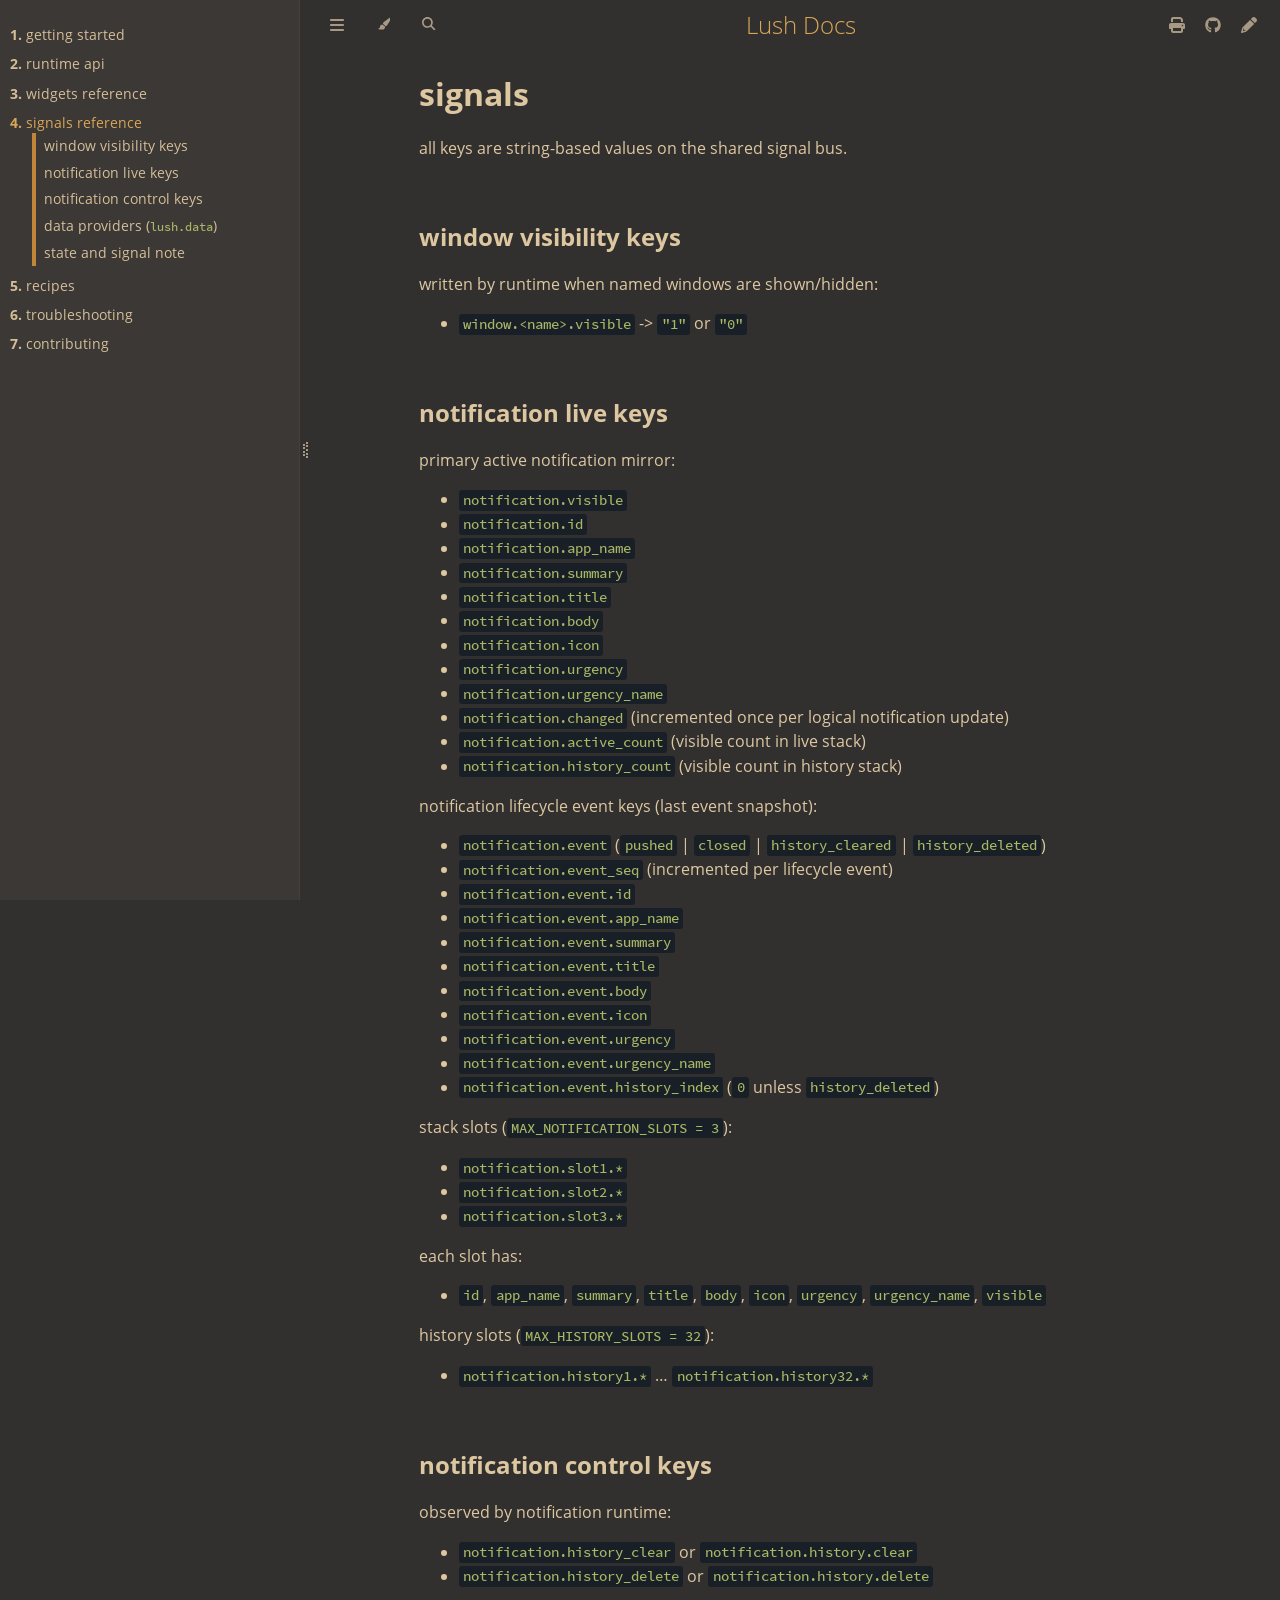
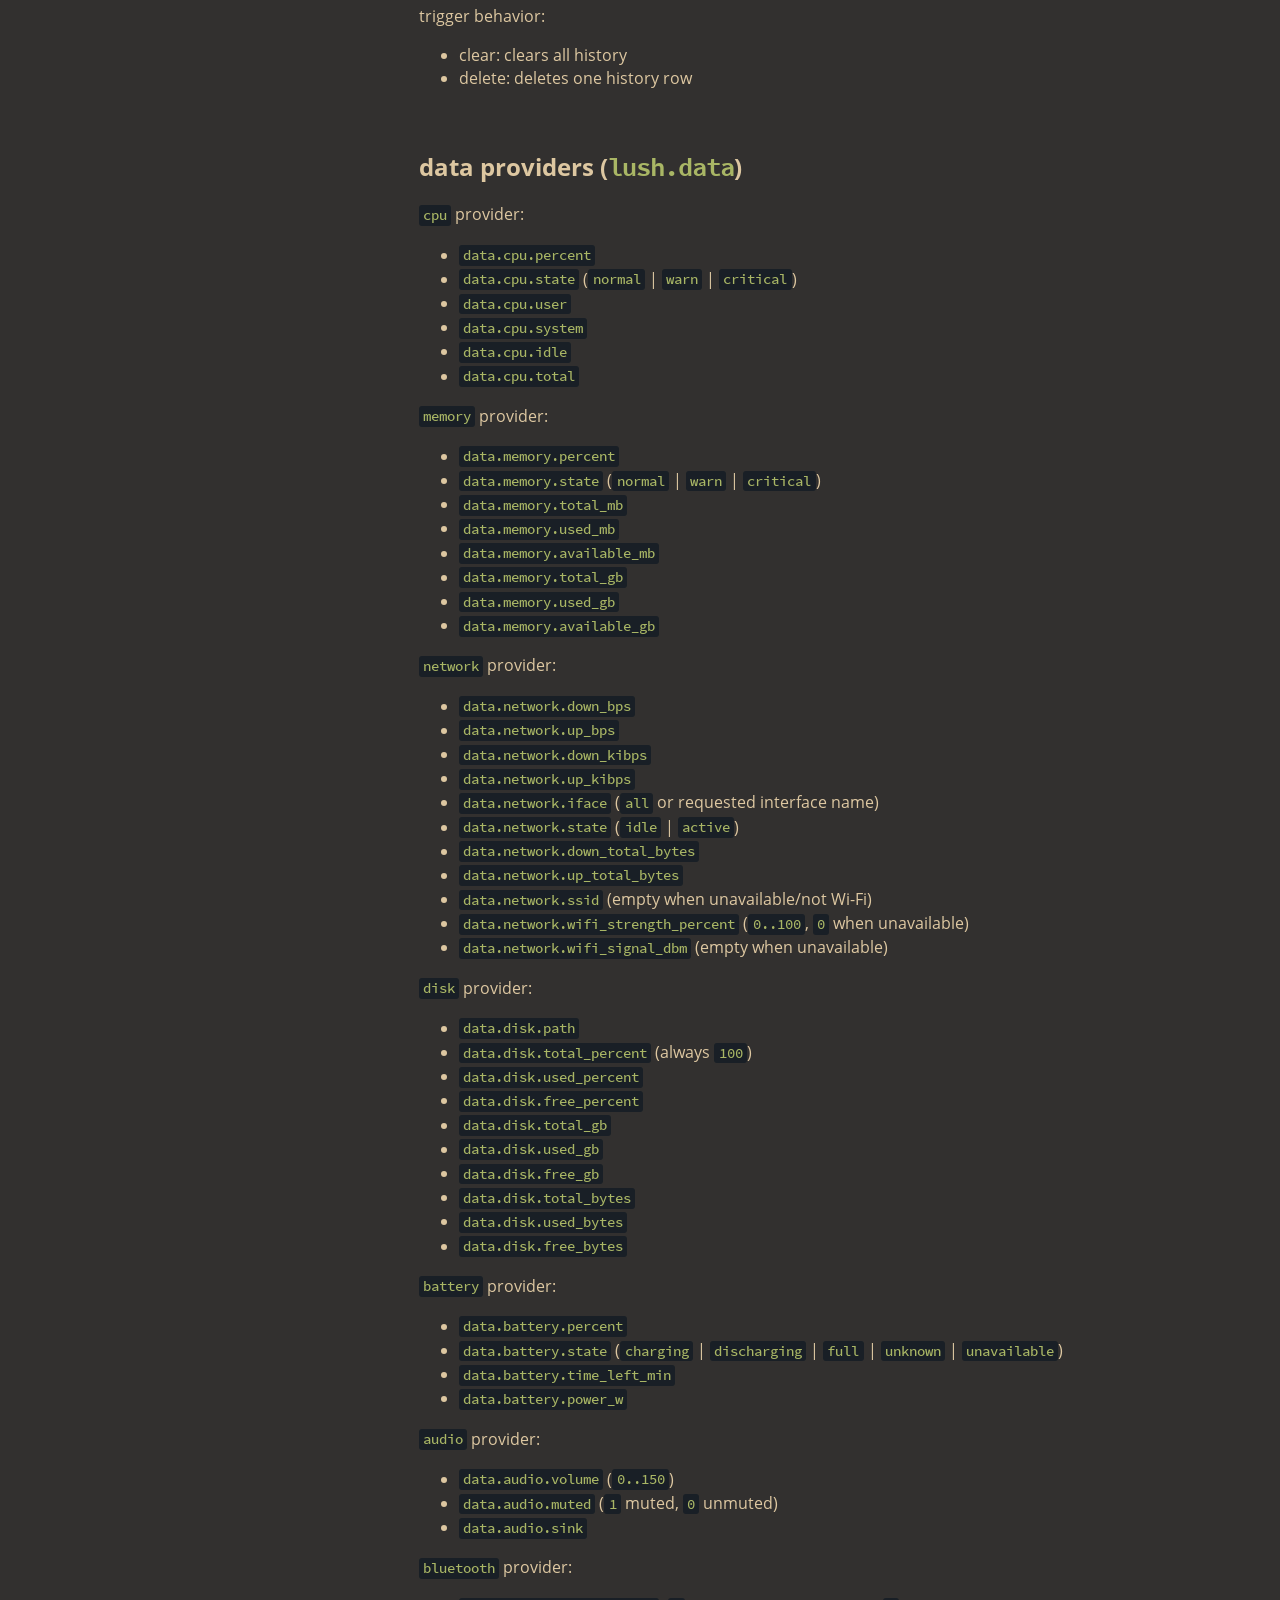
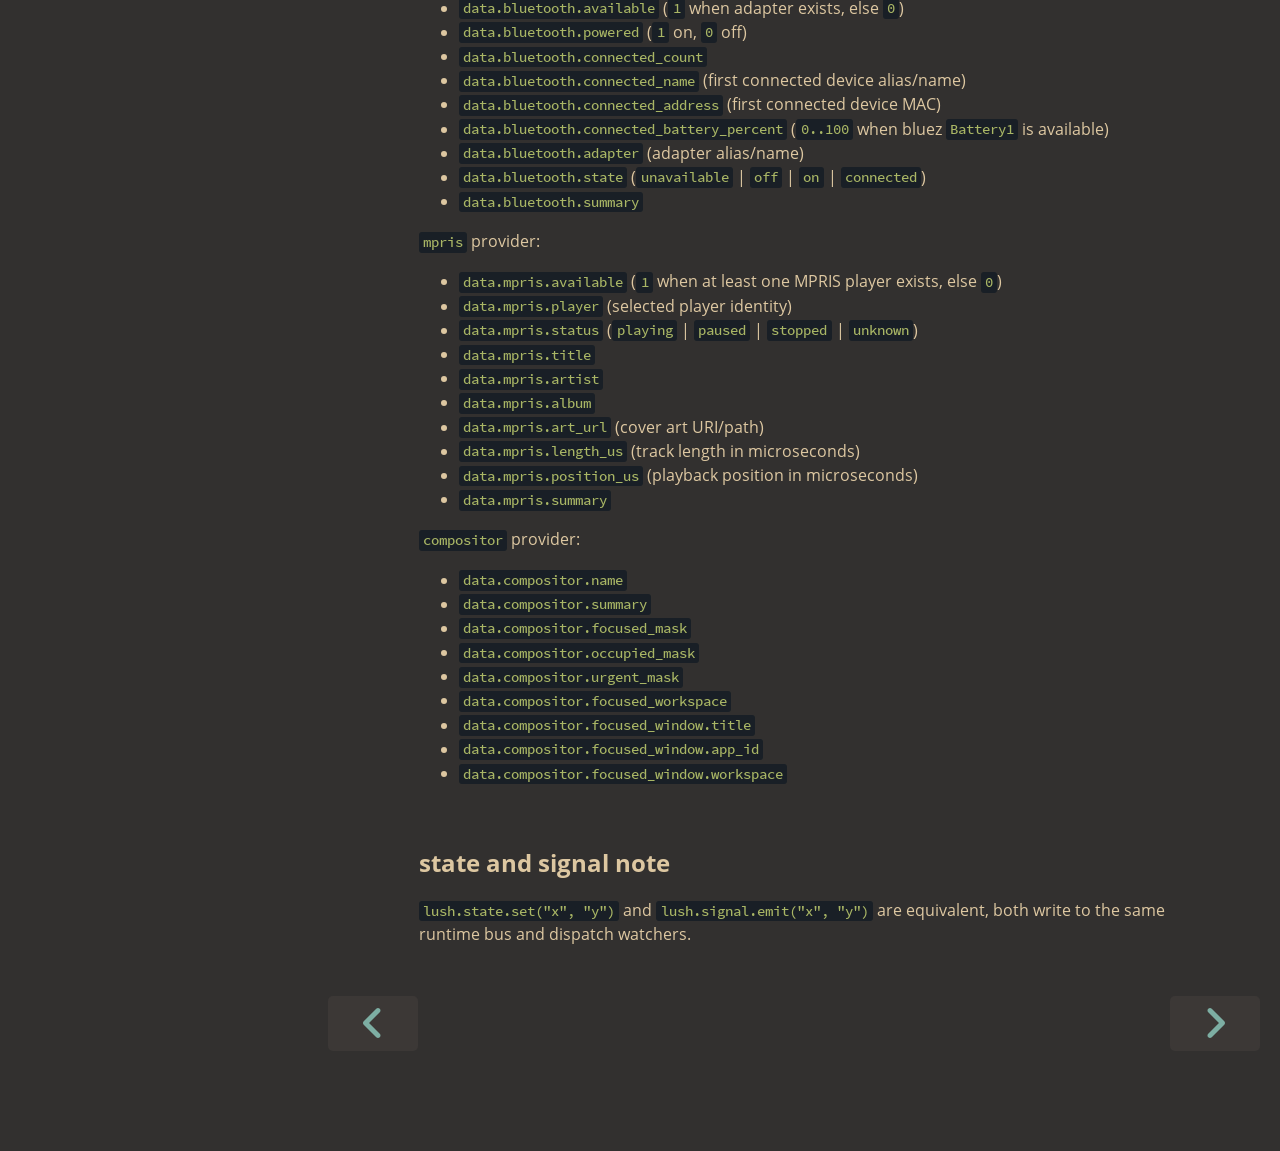
<file: signals.html>
<!DOCTYPE HTML>
<html lang="en" class="ayu sidebar-visible" dir="ltr">
    <head>
        <!-- Book generated using mdBook -->
        <meta charset="UTF-8">
        <title>signals reference - Lush Docs</title>


        <!-- Custom HTML head -->

        <meta name="description" content="Documentation for configuring and extending Lush.">
        <meta name="viewport" content="width=device-width, initial-scale=1">
        <meta name="theme-color" content="#ffffff">

        <link rel="icon" href="favicon-de23e50b.svg">
        <link rel="shortcut icon" href="favicon-8114d1fc.png">
        <link rel="stylesheet" href="css/variables-8adf115d.css">
        <link rel="stylesheet" href="css/general-2459343d.css">
        <link rel="stylesheet" href="css/chrome-ae938929.css">
        <link rel="stylesheet" href="css/print-9e4910d8.css" media="print">

        <!-- Fonts -->
        <link rel="stylesheet" href="fonts/fonts-9644e21d.css">

        <!-- Highlight.js Stylesheets -->
        <link rel="stylesheet" id="mdbook-highlight-css" href="highlight-493f70e1.css">
        <link rel="stylesheet" id="mdbook-tomorrow-night-css" href="tomorrow-night-4c0ae647.css">
        <link rel="stylesheet" id="mdbook-ayu-highlight-css" href="ayu-highlight-3fdfc3ac.css">

        <!-- Custom theme stylesheets -->
        <link rel="stylesheet" href="theme/gruvbox-805121fd.css">


        <!-- Provide site root and default themes to javascript -->
        <script>
            const path_to_root = "";
            const default_light_theme = "ayu";
            const default_dark_theme = "ayu";
            window.path_to_searchindex_js = "searchindex-1424e2ea.js";
        </script>
        <!-- Start loading toc.js asap -->
        <script src="toc-f777d35e.js"></script>
    </head>
    <body>
    <div id="mdbook-help-container">
        <div id="mdbook-help-popup">
            <h2 class="mdbook-help-title">Keyboard shortcuts</h2>
            <div>
                <p>Press <kbd>←</kbd> or <kbd>→</kbd> to navigate between chapters</p>
                <p>Press <kbd>S</kbd> or <kbd>/</kbd> to search in the book</p>
                <p>Press <kbd>?</kbd> to show this help</p>
                <p>Press <kbd>Esc</kbd> to hide this help</p>
            </div>
        </div>
    </div>
    <div id="mdbook-body-container">
        <!-- Work around some values being stored in localStorage wrapped in quotes -->
        <script>
            try {
                let theme = localStorage.getItem('mdbook-theme');
                let sidebar = localStorage.getItem('mdbook-sidebar');

                if (theme.startsWith('"') && theme.endsWith('"')) {
                    localStorage.setItem('mdbook-theme', theme.slice(1, theme.length - 1));
                }

                if (sidebar.startsWith('"') && sidebar.endsWith('"')) {
                    localStorage.setItem('mdbook-sidebar', sidebar.slice(1, sidebar.length - 1));
                }
            } catch (e) { }
        </script>

        <!-- Set the theme before any content is loaded, prevents flash -->
        <script>
            const default_theme = window.matchMedia("(prefers-color-scheme: dark)").matches ? default_dark_theme : default_light_theme;
            let theme;
            try { theme = localStorage.getItem('mdbook-theme'); } catch(e) { }
            if (theme === null || theme === undefined) { theme = default_theme; }
            const html = document.documentElement;
            html.classList.remove('ayu')
            html.classList.add(theme);
            html.classList.add("js");
        </script>

        <input type="checkbox" id="mdbook-sidebar-toggle-anchor" class="hidden">

        <!-- Hide / unhide sidebar before it is displayed -->
        <script>
            let sidebar = null;
            const sidebar_toggle = document.getElementById("mdbook-sidebar-toggle-anchor");
            if (document.body.clientWidth >= 1080) {
                try { sidebar = localStorage.getItem('mdbook-sidebar'); } catch(e) { }
                sidebar = sidebar || 'visible';
            } else {
                sidebar = 'hidden';
                sidebar_toggle.checked = false;
            }
            if (sidebar === 'visible') {
                sidebar_toggle.checked = true;
            } else {
                html.classList.remove('sidebar-visible');
            }
        </script>

        <nav id="mdbook-sidebar" class="sidebar" aria-label="Table of contents">
            <!-- populated by js -->
            <mdbook-sidebar-scrollbox class="sidebar-scrollbox"></mdbook-sidebar-scrollbox>
            <noscript>
                <iframe class="sidebar-iframe-outer" src="toc.html"></iframe>
            </noscript>
            <div id="mdbook-sidebar-resize-handle" class="sidebar-resize-handle">
                <div class="sidebar-resize-indicator"></div>
            </div>
        </nav>

        <div id="mdbook-page-wrapper" class="page-wrapper">

            <div class="page">
                <div id="mdbook-menu-bar-hover-placeholder"></div>
                <div id="mdbook-menu-bar" class="menu-bar sticky">
                    <div class="left-buttons">
                        <label id="mdbook-sidebar-toggle" class="icon-button" for="mdbook-sidebar-toggle-anchor" title="Toggle Table of Contents" aria-label="Toggle Table of Contents" aria-controls="mdbook-sidebar">
                            <span class=fa-svg><svg xmlns="http://www.w3.org/2000/svg" viewBox="0 0 448 512"><!--! Font Awesome Free 6.2.0 by @fontawesome - https://fontawesome.com License - https://fontawesome.com/license/free (Icons: CC BY 4.0, Fonts: SIL OFL 1.1, Code: MIT License) Copyright 2022 Fonticons, Inc. --><path d="M0 96C0 78.3 14.3 64 32 64H416c17.7 0 32 14.3 32 32s-14.3 32-32 32H32C14.3 128 0 113.7 0 96zM0 256c0-17.7 14.3-32 32-32H416c17.7 0 32 14.3 32 32s-14.3 32-32 32H32c-17.7 0-32-14.3-32-32zM448 416c0 17.7-14.3 32-32 32H32c-17.7 0-32-14.3-32-32s14.3-32 32-32H416c17.7 0 32 14.3 32 32z"/></svg></span>
                        </label>
                        <button id="mdbook-theme-toggle" class="icon-button" type="button" title="Change theme" aria-label="Change theme" aria-haspopup="true" aria-expanded="false" aria-controls="mdbook-theme-list">
                            <span class=fa-svg><svg xmlns="http://www.w3.org/2000/svg" viewBox="0 0 576 512"><!--! Font Awesome Free 6.2.0 by @fontawesome - https://fontawesome.com License - https://fontawesome.com/license/free (Icons: CC BY 4.0, Fonts: SIL OFL 1.1, Code: MIT License) Copyright 2022 Fonticons, Inc. --><path d="M371.3 367.1c27.3-3.9 51.9-19.4 67.2-42.9L600.2 74.1c12.6-19.5 9.4-45.3-7.6-61.2S549.7-4.4 531.1 9.6L294.4 187.2c-24 18-38.2 46.1-38.4 76.1L371.3 367.1zm-19.6 25.4l-116-104.4C175.9 290.3 128 339.6 128 400c0 3.9 .2 7.8 .6 11.6c1.8 17.5-10.2 36.4-27.8 36.4H96c-17.7 0-32 14.3-32 32s14.3 32 32 32H240c61.9 0 112-50.1 112-112c0-2.5-.1-5-.2-7.5z"/></svg></span>
                        </button>
                        <ul id="mdbook-theme-list" class="theme-popup" aria-label="Themes" role="menu">
                            <li role="none"><button role="menuitem" class="theme" id="mdbook-theme-default_theme">Auto</button></li>
                            <li role="none"><button role="menuitem" class="theme" id="mdbook-theme-light">Light</button></li>
                            <li role="none"><button role="menuitem" class="theme" id="mdbook-theme-rust">Rust</button></li>
                            <li role="none"><button role="menuitem" class="theme" id="mdbook-theme-coal">Coal</button></li>
                            <li role="none"><button role="menuitem" class="theme" id="mdbook-theme-navy">Navy</button></li>
                            <li role="none"><button role="menuitem" class="theme" id="mdbook-theme-ayu">Ayu</button></li>
                        </ul>
                        <button id="mdbook-search-toggle" class="icon-button" type="button" title="Search (`/`)" aria-label="Toggle Searchbar" aria-expanded="false" aria-keyshortcuts="/ s" aria-controls="mdbook-searchbar">
                            <span class=fa-svg><svg xmlns="http://www.w3.org/2000/svg" viewBox="0 0 512 512"><!--! Font Awesome Free 6.2.0 by @fontawesome - https://fontawesome.com License - https://fontawesome.com/license/free (Icons: CC BY 4.0, Fonts: SIL OFL 1.1, Code: MIT License) Copyright 2022 Fonticons, Inc. --><path d="M416 208c0 45.9-14.9 88.3-40 122.7L502.6 457.4c12.5 12.5 12.5 32.8 0 45.3s-32.8 12.5-45.3 0L330.7 376c-34.4 25.2-76.8 40-122.7 40C93.1 416 0 322.9 0 208S93.1 0 208 0S416 93.1 416 208zM208 352c79.5 0 144-64.5 144-144s-64.5-144-144-144S64 128.5 64 208s64.5 144 144 144z"/></svg></span>
                        </button>
                    </div>

                    <h1 class="menu-title">Lush Docs</h1>

                    <div class="right-buttons">
                        <a href="print.html" title="Print this book" aria-label="Print this book">
                            <span class=fa-svg id="print-button"><svg xmlns="http://www.w3.org/2000/svg" viewBox="0 0 512 512"><!--! Font Awesome Free 6.2.0 by @fontawesome - https://fontawesome.com License - https://fontawesome.com/license/free (Icons: CC BY 4.0, Fonts: SIL OFL 1.1, Code: MIT License) Copyright 2022 Fonticons, Inc. --><path d="M128 0C92.7 0 64 28.7 64 64v96h64V64H354.7L384 93.3V160h64V93.3c0-17-6.7-33.3-18.7-45.3L400 18.7C388 6.7 371.7 0 354.7 0H128zM384 352v32 64H128V384 368 352H384zm64 32h32c17.7 0 32-14.3 32-32V256c0-35.3-28.7-64-64-64H64c-35.3 0-64 28.7-64 64v96c0 17.7 14.3 32 32 32H64v64c0 35.3 28.7 64 64 64H384c35.3 0 64-28.7 64-64V384zm-16-88c-13.3 0-24-10.7-24-24s10.7-24 24-24s24 10.7 24 24s-10.7 24-24 24z"/></svg></span>
                        </a>
                        <a href="https://github.com/yrwq/lush" title="Git repository" aria-label="Git repository">
                            <span class=fa-svg><svg xmlns="http://www.w3.org/2000/svg" viewBox="0 0 496 512"><!--! Font Awesome Free 6.2.0 by @fontawesome - https://fontawesome.com License - https://fontawesome.com/license/free (Icons: CC BY 4.0, Fonts: SIL OFL 1.1, Code: MIT License) Copyright 2022 Fonticons, Inc. --><path d="M165.9 397.4c0 2-2.3 3.6-5.2 3.6-3.3.3-5.6-1.3-5.6-3.6 0-2 2.3-3.6 5.2-3.6 3-.3 5.6 1.3 5.6 3.6zm-31.1-4.5c-.7 2 1.3 4.3 4.3 4.9 2.6 1 5.6 0 6.2-2s-1.3-4.3-4.3-5.2c-2.6-.7-5.5.3-6.2 2.3zm44.2-1.7c-2.9.7-4.9 2.6-4.6 4.9.3 2 2.9 3.3 5.9 2.6 2.9-.7 4.9-2.6 4.6-4.6-.3-1.9-3-3.2-5.9-2.9zM244.8 8C106.1 8 0 113.3 0 252c0 110.9 69.8 205.8 169.5 239.2 12.8 2.3 17.3-5.6 17.3-12.1 0-6.2-.3-40.4-.3-61.4 0 0-70 15-84.7-29.8 0 0-11.4-29.1-27.8-36.6 0 0-22.9-15.7 1.6-15.4 0 0 24.9 2 38.6 25.8 21.9 38.6 58.6 27.5 72.9 20.9 2.3-16 8.8-27.1 16-33.7-55.9-6.2-112.3-14.3-112.3-110.5 0-27.5 7.6-41.3 23.6-58.9-2.6-6.5-11.1-33.3 2.6-67.9 20.9-6.5 69 27 69 27 20-5.6 41.5-8.5 62.8-8.5s42.8 2.9 62.8 8.5c0 0 48.1-33.6 69-27 13.7 34.7 5.2 61.4 2.6 67.9 16 17.7 25.8 31.5 25.8 58.9 0 96.5-58.9 104.2-114.8 110.5 9.2 7.9 17 22.9 17 46.4 0 33.7-.3 75.4-.3 83.6 0 6.5 4.6 14.4 17.3 12.1C428.2 457.8 496 362.9 496 252 496 113.3 383.5 8 244.8 8zM97.2 352.9c-1.3 1-1 3.3.7 5.2 1.6 1.6 3.9 2.3 5.2 1 1.3-1 1-3.3-.7-5.2-1.6-1.6-3.9-2.3-5.2-1zm-10.8-8.1c-.7 1.3.3 2.9 2.3 3.9 1.6 1 3.6.7 4.3-.7.7-1.3-.3-2.9-2.3-3.9-2-.6-3.6-.3-4.3.7zm32.4 35.6c-1.6 1.3-1 4.3 1.3 6.2 2.3 2.3 5.2 2.6 6.5 1 1.3-1.3.7-4.3-1.3-6.2-2.2-2.3-5.2-2.6-6.5-1zm-11.4-14.7c-1.6 1-1.6 3.6 0 5.9 1.6 2.3 4.3 3.3 5.6 2.3 1.6-1.3 1.6-3.9 0-6.2-1.4-2.3-4-3.3-5.6-2z"/></svg></span>
                        </a>
                        <a href="https://github.com/yrwq/lush/edit/main/docs/src/signals.md" title="Suggest an edit" aria-label="Suggest an edit" rel="edit">
                            <span class=fa-svg id="git-edit-button"><svg xmlns="http://www.w3.org/2000/svg" viewBox="0 0 512 512"><!--! Font Awesome Free 6.2.0 by @fontawesome - https://fontawesome.com License - https://fontawesome.com/license/free (Icons: CC BY 4.0, Fonts: SIL OFL 1.1, Code: MIT License) Copyright 2022 Fonticons, Inc. --><path d="M421.7 220.3l-11.3 11.3-22.6 22.6-205 205c-6.6 6.6-14.8 11.5-23.8 14.1L30.8 511c-8.4 2.5-17.5 .2-23.7-6.1S-1.5 489.7 1 481.2L38.7 353.1c2.6-9 7.5-17.2 14.1-23.8l205-205 22.6-22.6 11.3-11.3 33.9 33.9 62.1 62.1 33.9 33.9zM96 353.9l-9.3 9.3c-.9 .9-1.6 2.1-2 3.4l-25.3 86 86-25.3c1.3-.4 2.5-1.1 3.4-2l9.3-9.3H112c-8.8 0-16-7.2-16-16V353.9zM453.3 19.3l39.4 39.4c25 25 25 65.5 0 90.5l-14.5 14.5-22.6 22.6-11.3 11.3-33.9-33.9-62.1-62.1L314.3 67.7l11.3-11.3 22.6-22.6 14.5-14.5c25-25 65.5-25 90.5 0z"/></svg></span>
                        </a>

                    </div>
                </div>

                <div id="mdbook-search-wrapper" class="hidden">
                    <form id="mdbook-searchbar-outer" class="searchbar-outer">
                        <div class="search-wrapper">
                            <input type="search" id="mdbook-searchbar" name="searchbar" placeholder="Search this book ..." aria-controls="mdbook-searchresults-outer" aria-describedby="searchresults-header">
                            <div class="spinner-wrapper">
                                <span class=fa-svg id="fa-spin"><svg xmlns="http://www.w3.org/2000/svg" viewBox="0 0 512 512"><!--! Font Awesome Free 6.2.0 by @fontawesome - https://fontawesome.com License - https://fontawesome.com/license/free (Icons: CC BY 4.0, Fonts: SIL OFL 1.1, Code: MIT License) Copyright 2022 Fonticons, Inc. --><path d="M304 48c0-26.5-21.5-48-48-48s-48 21.5-48 48s21.5 48 48 48s48-21.5 48-48zm0 416c0-26.5-21.5-48-48-48s-48 21.5-48 48s21.5 48 48 48s48-21.5 48-48zM48 304c26.5 0 48-21.5 48-48s-21.5-48-48-48s-48 21.5-48 48s21.5 48 48 48zm464-48c0-26.5-21.5-48-48-48s-48 21.5-48 48s21.5 48 48 48s48-21.5 48-48zM142.9 437c18.7-18.7 18.7-49.1 0-67.9s-49.1-18.7-67.9 0s-18.7 49.1 0 67.9s49.1 18.7 67.9 0zm0-294.2c18.7-18.7 18.7-49.1 0-67.9S93.7 56.2 75 75s-18.7 49.1 0 67.9s49.1 18.7 67.9 0zM369.1 437c18.7 18.7 49.1 18.7 67.9 0s18.7-49.1 0-67.9s-49.1-18.7-67.9 0s-18.7 49.1 0 67.9z"/></svg></span>
                            </div>
                        </div>
                    </form>
                    <div id="mdbook-searchresults-outer" class="searchresults-outer hidden">
                        <div id="mdbook-searchresults-header" class="searchresults-header"></div>
                        <ul id="mdbook-searchresults">
                        </ul>
                    </div>
                </div>

                <!-- Apply ARIA attributes after the sidebar and the sidebar toggle button are added to the DOM -->
                <script>
                    document.getElementById('mdbook-sidebar-toggle').setAttribute('aria-expanded', sidebar === 'visible');
                    document.getElementById('mdbook-sidebar').setAttribute('aria-hidden', sidebar !== 'visible');
                    Array.from(document.querySelectorAll('#mdbook-sidebar a')).forEach(function(link) {
                        link.setAttribute('tabIndex', sidebar === 'visible' ? 0 : -1);
                    });
                </script>

                <div id="mdbook-content" class="content">
                    <main>
                        <h1 id="signals"><a class="header" href="#signals">signals</a></h1>
<p>all keys are string-based values on the shared signal bus.</p>
<h2 id="window-visibility-keys"><a class="header" href="#window-visibility-keys">window visibility keys</a></h2>
<p>written by runtime when named windows are shown/hidden:</p>
<ul>
<li><code>window.&lt;name&gt;.visible</code> -&gt; <code>"1"</code> or <code>"0"</code></li>
</ul>
<h2 id="notification-live-keys"><a class="header" href="#notification-live-keys">notification live keys</a></h2>
<p>primary active notification mirror:</p>
<ul>
<li><code>notification.visible</code></li>
<li><code>notification.id</code></li>
<li><code>notification.app_name</code></li>
<li><code>notification.summary</code></li>
<li><code>notification.title</code></li>
<li><code>notification.body</code></li>
<li><code>notification.icon</code></li>
<li><code>notification.urgency</code></li>
<li><code>notification.urgency_name</code></li>
<li><code>notification.changed</code> (incremented once per logical notification update)</li>
<li><code>notification.active_count</code> (visible count in live stack)</li>
<li><code>notification.history_count</code> (visible count in history stack)</li>
</ul>
<p>notification lifecycle event keys (last event snapshot):</p>
<ul>
<li><code>notification.event</code> (<code>pushed</code> | <code>closed</code> | <code>history_cleared</code> | <code>history_deleted</code>)</li>
<li><code>notification.event_seq</code> (incremented per lifecycle event)</li>
<li><code>notification.event.id</code></li>
<li><code>notification.event.app_name</code></li>
<li><code>notification.event.summary</code></li>
<li><code>notification.event.title</code></li>
<li><code>notification.event.body</code></li>
<li><code>notification.event.icon</code></li>
<li><code>notification.event.urgency</code></li>
<li><code>notification.event.urgency_name</code></li>
<li><code>notification.event.history_index</code> (<code>0</code> unless <code>history_deleted</code>)</li>
</ul>
<p>stack slots (<code>MAX_NOTIFICATION_SLOTS = 3</code>):</p>
<ul>
<li><code>notification.slot1.*</code></li>
<li><code>notification.slot2.*</code></li>
<li><code>notification.slot3.*</code></li>
</ul>
<p>each slot has:</p>
<ul>
<li><code>id</code>, <code>app_name</code>, <code>summary</code>, <code>title</code>, <code>body</code>, <code>icon</code>, <code>urgency</code>, <code>urgency_name</code>, <code>visible</code></li>
</ul>
<p>history slots (<code>MAX_HISTORY_SLOTS = 32</code>):</p>
<ul>
<li><code>notification.history1.*</code> … <code>notification.history32.*</code></li>
</ul>
<h2 id="notification-control-keys"><a class="header" href="#notification-control-keys">notification control keys</a></h2>
<p>observed by notification runtime:</p>
<ul>
<li><code>notification.history_clear</code> or <code>notification.history.clear</code></li>
<li><code>notification.history_delete</code> or <code>notification.history.delete</code></li>
</ul>
<p>trigger behavior:</p>
<ul>
<li>clear: clears all history</li>
<li>delete: deletes one history row</li>
</ul>
<h2 id="data-providers-lushdata"><a class="header" href="#data-providers-lushdata">data providers (<code>lush.data</code>)</a></h2>
<p><code>cpu</code> provider:</p>
<ul>
<li><code>data.cpu.percent</code></li>
<li><code>data.cpu.state</code> (<code>normal</code> | <code>warn</code> | <code>critical</code>)</li>
<li><code>data.cpu.user</code></li>
<li><code>data.cpu.system</code></li>
<li><code>data.cpu.idle</code></li>
<li><code>data.cpu.total</code></li>
</ul>
<p><code>memory</code> provider:</p>
<ul>
<li><code>data.memory.percent</code></li>
<li><code>data.memory.state</code> (<code>normal</code> | <code>warn</code> | <code>critical</code>)</li>
<li><code>data.memory.total_mb</code></li>
<li><code>data.memory.used_mb</code></li>
<li><code>data.memory.available_mb</code></li>
<li><code>data.memory.total_gb</code></li>
<li><code>data.memory.used_gb</code></li>
<li><code>data.memory.available_gb</code></li>
</ul>
<p><code>network</code> provider:</p>
<ul>
<li><code>data.network.down_bps</code></li>
<li><code>data.network.up_bps</code></li>
<li><code>data.network.down_kibps</code></li>
<li><code>data.network.up_kibps</code></li>
<li><code>data.network.iface</code> (<code>all</code> or requested interface name)</li>
<li><code>data.network.state</code> (<code>idle</code> | <code>active</code>)</li>
<li><code>data.network.down_total_bytes</code></li>
<li><code>data.network.up_total_bytes</code></li>
<li><code>data.network.ssid</code> (empty when unavailable/not Wi-Fi)</li>
<li><code>data.network.wifi_strength_percent</code> (<code>0..100</code>, <code>0</code> when unavailable)</li>
<li><code>data.network.wifi_signal_dbm</code> (empty when unavailable)</li>
</ul>
<p><code>disk</code> provider:</p>
<ul>
<li><code>data.disk.path</code></li>
<li><code>data.disk.total_percent</code> (always <code>100</code>)</li>
<li><code>data.disk.used_percent</code></li>
<li><code>data.disk.free_percent</code></li>
<li><code>data.disk.total_gb</code></li>
<li><code>data.disk.used_gb</code></li>
<li><code>data.disk.free_gb</code></li>
<li><code>data.disk.total_bytes</code></li>
<li><code>data.disk.used_bytes</code></li>
<li><code>data.disk.free_bytes</code></li>
</ul>
<p><code>battery</code> provider:</p>
<ul>
<li><code>data.battery.percent</code></li>
<li><code>data.battery.state</code> (<code>charging</code> | <code>discharging</code> | <code>full</code> | <code>unknown</code> | <code>unavailable</code>)</li>
<li><code>data.battery.time_left_min</code></li>
<li><code>data.battery.power_w</code></li>
</ul>
<p><code>audio</code> provider:</p>
<ul>
<li><code>data.audio.volume</code> (<code>0..150</code>)</li>
<li><code>data.audio.muted</code> (<code>1</code> muted, <code>0</code> unmuted)</li>
<li><code>data.audio.sink</code></li>
</ul>
<p><code>bluetooth</code> provider:</p>
<ul>
<li><code>data.bluetooth.available</code> (<code>1</code> when adapter exists, else <code>0</code>)</li>
<li><code>data.bluetooth.powered</code> (<code>1</code> on, <code>0</code> off)</li>
<li><code>data.bluetooth.connected_count</code></li>
<li><code>data.bluetooth.connected_name</code> (first connected device alias/name)</li>
<li><code>data.bluetooth.connected_address</code> (first connected device MAC)</li>
<li><code>data.bluetooth.connected_battery_percent</code> (<code>0..100</code> when bluez <code>Battery1</code> is available)</li>
<li><code>data.bluetooth.adapter</code> (adapter alias/name)</li>
<li><code>data.bluetooth.state</code> (<code>unavailable</code> | <code>off</code> | <code>on</code> | <code>connected</code>)</li>
<li><code>data.bluetooth.summary</code></li>
</ul>
<p><code>mpris</code> provider:</p>
<ul>
<li><code>data.mpris.available</code> (<code>1</code> when at least one MPRIS player exists, else <code>0</code>)</li>
<li><code>data.mpris.player</code> (selected player identity)</li>
<li><code>data.mpris.status</code> (<code>playing</code> | <code>paused</code> | <code>stopped</code> | <code>unknown</code>)</li>
<li><code>data.mpris.title</code></li>
<li><code>data.mpris.artist</code></li>
<li><code>data.mpris.album</code></li>
<li><code>data.mpris.art_url</code> (cover art URI/path)</li>
<li><code>data.mpris.length_us</code> (track length in microseconds)</li>
<li><code>data.mpris.position_us</code> (playback position in microseconds)</li>
<li><code>data.mpris.summary</code></li>
</ul>
<p><code>compositor</code> provider:</p>
<ul>
<li><code>data.compositor.name</code></li>
<li><code>data.compositor.summary</code></li>
<li><code>data.compositor.focused_mask</code></li>
<li><code>data.compositor.occupied_mask</code></li>
<li><code>data.compositor.urgent_mask</code></li>
<li><code>data.compositor.focused_workspace</code></li>
<li><code>data.compositor.focused_window.title</code></li>
<li><code>data.compositor.focused_window.app_id</code></li>
<li><code>data.compositor.focused_window.workspace</code></li>
</ul>
<h2 id="state-and-signal-note"><a class="header" href="#state-and-signal-note">state and signal note</a></h2>
<p><code>lush.state.set("x", "y")</code> and <code>lush.signal.emit("x", "y")</code> are equivalent, both write to the same runtime bus and dispatch watchers.</p>

                    </main>

                    <nav class="nav-wrapper" aria-label="Page navigation">
                        <!-- Mobile navigation buttons -->
                            <a rel="prev" href="widgets.html" class="mobile-nav-chapters previous" title="Previous chapter" aria-label="Previous chapter" aria-keyshortcuts="Left">
                                <span class=fa-svg><svg xmlns="http://www.w3.org/2000/svg" viewBox="0 0 320 512"><!--! Font Awesome Free 6.2.0 by @fontawesome - https://fontawesome.com License - https://fontawesome.com/license/free (Icons: CC BY 4.0, Fonts: SIL OFL 1.1, Code: MIT License) Copyright 2022 Fonticons, Inc. --><path d="M41.4 233.4c-12.5 12.5-12.5 32.8 0 45.3l160 160c12.5 12.5 32.8 12.5 45.3 0s12.5-32.8 0-45.3L109.3 256 246.6 118.6c12.5-12.5 12.5-32.8 0-45.3s-32.8-12.5-45.3 0l-160 160z"/></svg></span>
                            </a>

                            <a rel="next prefetch" href="recipes.html" class="mobile-nav-chapters next" title="Next chapter" aria-label="Next chapter" aria-keyshortcuts="Right">
                                <span class=fa-svg><svg xmlns="http://www.w3.org/2000/svg" viewBox="0 0 320 512"><!--! Font Awesome Free 6.2.0 by @fontawesome - https://fontawesome.com License - https://fontawesome.com/license/free (Icons: CC BY 4.0, Fonts: SIL OFL 1.1, Code: MIT License) Copyright 2022 Fonticons, Inc. --><path d="M278.6 233.4c12.5 12.5 12.5 32.8 0 45.3l-160 160c-12.5 12.5-32.8 12.5-45.3 0s-12.5-32.8 0-45.3L210.7 256 73.4 118.6c-12.5-12.5-12.5-32.8 0-45.3s32.8-12.5 45.3 0l160 160z"/></svg></span>
                            </a>

                        <div style="clear: both"></div>
                    </nav>
                </div>
            </div>

            <nav class="nav-wide-wrapper" aria-label="Page navigation">
                    <a rel="prev" href="widgets.html" class="nav-chapters previous" title="Previous chapter" aria-label="Previous chapter" aria-keyshortcuts="Left">
                        <span class=fa-svg><svg xmlns="http://www.w3.org/2000/svg" viewBox="0 0 320 512"><!--! Font Awesome Free 6.2.0 by @fontawesome - https://fontawesome.com License - https://fontawesome.com/license/free (Icons: CC BY 4.0, Fonts: SIL OFL 1.1, Code: MIT License) Copyright 2022 Fonticons, Inc. --><path d="M41.4 233.4c-12.5 12.5-12.5 32.8 0 45.3l160 160c12.5 12.5 32.8 12.5 45.3 0s12.5-32.8 0-45.3L109.3 256 246.6 118.6c12.5-12.5 12.5-32.8 0-45.3s-32.8-12.5-45.3 0l-160 160z"/></svg></span>
                    </a>

                    <a rel="next prefetch" href="recipes.html" class="nav-chapters next" title="Next chapter" aria-label="Next chapter" aria-keyshortcuts="Right">
                        <span class=fa-svg><svg xmlns="http://www.w3.org/2000/svg" viewBox="0 0 320 512"><!--! Font Awesome Free 6.2.0 by @fontawesome - https://fontawesome.com License - https://fontawesome.com/license/free (Icons: CC BY 4.0, Fonts: SIL OFL 1.1, Code: MIT License) Copyright 2022 Fonticons, Inc. --><path d="M278.6 233.4c12.5 12.5 12.5 32.8 0 45.3l-160 160c-12.5 12.5-32.8 12.5-45.3 0s-12.5-32.8 0-45.3L210.7 256 73.4 118.6c-12.5-12.5-12.5-32.8 0-45.3s32.8-12.5 45.3 0l160 160z"/></svg></span>
                    </a>
            </nav>

        </div>

        <template id=fa-eye><span class=fa-svg><svg xmlns="http://www.w3.org/2000/svg" viewBox="0 0 576 512"><!--! Font Awesome Free 6.2.0 by @fontawesome - https://fontawesome.com License - https://fontawesome.com/license/free (Icons: CC BY 4.0, Fonts: SIL OFL 1.1, Code: MIT License) Copyright 2022 Fonticons, Inc. --><path d="M288 32c-80.8 0-145.5 36.8-192.6 80.6C48.6 156 17.3 208 2.5 243.7c-3.3 7.9-3.3 16.7 0 24.6C17.3 304 48.6 356 95.4 399.4C142.5 443.2 207.2 480 288 480s145.5-36.8 192.6-80.6c46.8-43.5 78.1-95.4 93-131.1c3.3-7.9 3.3-16.7 0-24.6c-14.9-35.7-46.2-87.7-93-131.1C433.5 68.8 368.8 32 288 32zM432 256c0 79.5-64.5 144-144 144s-144-64.5-144-144s64.5-144 144-144s144 64.5 144 144zM288 192c0 35.3-28.7 64-64 64c-11.5 0-22.3-3-31.6-8.4c-.2 2.8-.4 5.5-.4 8.4c0 53 43 96 96 96s96-43 96-96s-43-96-96-96c-2.8 0-5.6 .1-8.4 .4c5.3 9.3 8.4 20.1 8.4 31.6z"/></svg></span></template>
        <template id=fa-eye-slash><span class=fa-svg><svg xmlns="http://www.w3.org/2000/svg" viewBox="0 0 640 512"><!--! Font Awesome Free 6.2.0 by @fontawesome - https://fontawesome.com License - https://fontawesome.com/license/free (Icons: CC BY 4.0, Fonts: SIL OFL 1.1, Code: MIT License) Copyright 2022 Fonticons, Inc. --><path d="M38.8 5.1C28.4-3.1 13.3-1.2 5.1 9.2S-1.2 34.7 9.2 42.9l592 464c10.4 8.2 25.5 6.3 33.7-4.1s6.3-25.5-4.1-33.7L525.6 386.7c39.6-40.6 66.4-86.1 79.9-118.4c3.3-7.9 3.3-16.7 0-24.6c-14.9-35.7-46.2-87.7-93-131.1C465.5 68.8 400.8 32 320 32c-68.2 0-125 26.3-169.3 60.8L38.8 5.1zM223.1 149.5C248.6 126.2 282.7 112 320 112c79.5 0 144 64.5 144 144c0 24.9-6.3 48.3-17.4 68.7L408 294.5c5.2-11.8 8-24.8 8-38.5c0-53-43-96-96-96c-2.8 0-5.6 .1-8.4 .4c5.3 9.3 8.4 20.1 8.4 31.6c0 10.2-2.4 19.8-6.6 28.3l-90.3-70.8zm223.1 298L373 389.9c-16.4 6.5-34.3 10.1-53 10.1c-79.5 0-144-64.5-144-144c0-6.9 .5-13.6 1.4-20.2L83.1 161.5C60.3 191.2 44 220.8 34.5 243.7c-3.3 7.9-3.3 16.7 0 24.6c14.9 35.7 46.2 87.7 93 131.1C174.5 443.2 239.2 480 320 480c47.8 0 89.9-12.9 126.2-32.5z"/></svg></span></template>
        <template id=fa-copy><span class=fa-svg><svg xmlns="http://www.w3.org/2000/svg" viewBox="0 0 512 512"><!--! Font Awesome Free 6.2.0 by @fontawesome - https://fontawesome.com License - https://fontawesome.com/license/free (Icons: CC BY 4.0, Fonts: SIL OFL 1.1, Code: MIT License) Copyright 2022 Fonticons, Inc. --><path d="M502.6 70.63l-61.25-61.25C435.4 3.371 427.2 0 418.7 0H255.1c-35.35 0-64 28.66-64 64l.0195 256C192 355.4 220.7 384 256 384h192c35.2 0 64-28.8 64-64V93.25C512 84.77 508.6 76.63 502.6 70.63zM464 320c0 8.836-7.164 16-16 16H255.1c-8.838 0-16-7.164-16-16L239.1 64.13c0-8.836 7.164-16 16-16h128L384 96c0 17.67 14.33 32 32 32h47.1V320zM272 448c0 8.836-7.164 16-16 16H63.1c-8.838 0-16-7.164-16-16L47.98 192.1c0-8.836 7.164-16 16-16H160V128H63.99c-35.35 0-64 28.65-64 64l.0098 256C.002 483.3 28.66 512 64 512h192c35.2 0 64-28.8 64-64v-32h-47.1L272 448z"/></svg></span></template>
        <template id=fa-play><span class=fa-svg><svg xmlns="http://www.w3.org/2000/svg" viewBox="0 0 384 512"><!--! Font Awesome Free 6.2.0 by @fontawesome - https://fontawesome.com License - https://fontawesome.com/license/free (Icons: CC BY 4.0, Fonts: SIL OFL 1.1, Code: MIT License) Copyright 2022 Fonticons, Inc. --><path d="M73 39c-14.8-9.1-33.4-9.4-48.5-.9S0 62.6 0 80V432c0 17.4 9.4 33.4 24.5 41.9s33.7 8.1 48.5-.9L361 297c14.3-8.7 23-24.2 23-41s-8.7-32.2-23-41L73 39z"/></svg></span></template>
        <template id=fa-clock-rotate-left><span class=fa-svg><svg xmlns="http://www.w3.org/2000/svg" viewBox="0 0 512 512"><!--! Font Awesome Free 6.2.0 by @fontawesome - https://fontawesome.com License - https://fontawesome.com/license/free (Icons: CC BY 4.0, Fonts: SIL OFL 1.1, Code: MIT License) Copyright 2022 Fonticons, Inc. --><path d="M75 75L41 41C25.9 25.9 0 36.6 0 57.9V168c0 13.3 10.7 24 24 24H134.1c21.4 0 32.1-25.9 17-41l-30.8-30.8C155 85.5 203 64 256 64c106 0 192 86 192 192s-86 192-192 192c-40.8 0-78.6-12.7-109.7-34.4c-14.5-10.1-34.4-6.6-44.6 7.9s-6.6 34.4 7.9 44.6C151.2 495 201.7 512 256 512c141.4 0 256-114.6 256-256S397.4 0 256 0C185.3 0 121.3 28.7 75 75zm181 53c-13.3 0-24 10.7-24 24V256c0 6.4 2.5 12.5 7 17l72 72c9.4 9.4 24.6 9.4 33.9 0s9.4-24.6 0-33.9l-65-65V152c0-13.3-10.7-24-24-24z"/></svg></span></template>



        <script>
            window.playground_copyable = true;
        </script>


        <script src="elasticlunr-ef4e11c1.min.js"></script>
        <script src="mark-09e88c2c.min.js"></script>
        <script src="searcher-c2a407aa.js"></script>

        <script src="clipboard-1626706a.min.js"></script>
        <script src="highlight-abc7f01d.js"></script>
        <script src="book-a0b12cfe.js"></script>

        <!-- Custom JS scripts -->



    </div>
    </body>
</html>
</file>
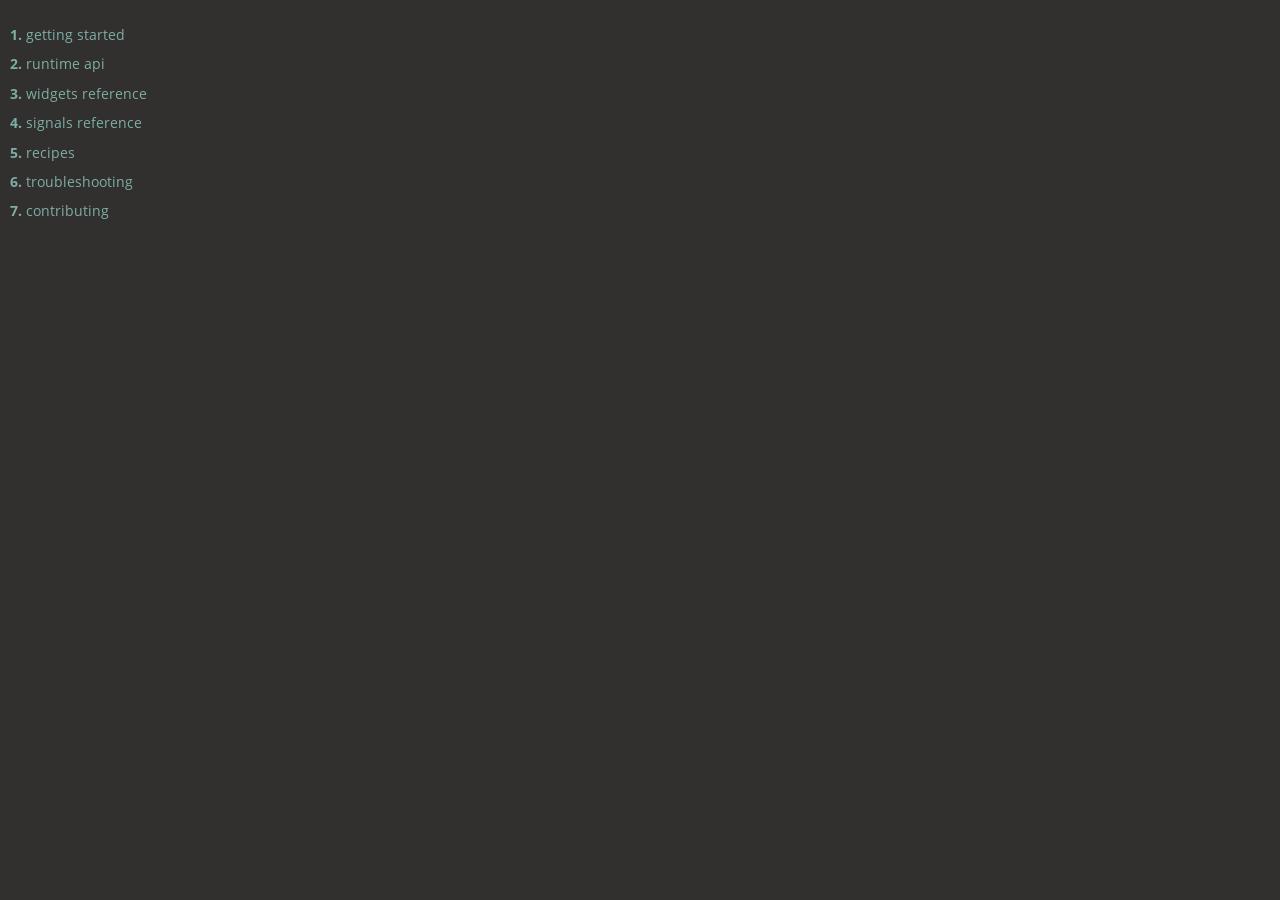
<file: toc.html>
<!DOCTYPE HTML>
<html lang="en" class="ayu" dir="ltr">
    <head>
        <!-- sidebar iframe generated using mdBook

        This is a frame, and not included directly in the page, to control the total size of the
        book. The TOC contains an entry for each page, so if each page includes a copy of the TOC,
        the total size of the page becomes O(n**2).

        The frame is only used as a fallback when JS is turned off. When it's on, the sidebar is
        instead added to the main page by `toc.js` instead. The JavaScript mode is better
        because, when running in a `file:///` URL, the iframed page would not be Same-Origin as
        the rest of the page, so the sidebar and the main page theme would fall out of sync.
        -->
        <meta charset="UTF-8">
        <meta name="robots" content="noindex">
        <!-- Custom HTML head -->
        <meta name="viewport" content="width=device-width, initial-scale=1">
        <meta name="theme-color" content="#ffffff">
        <link rel="stylesheet" href="css/variables-8adf115d.css">
        <link rel="stylesheet" href="css/general-2459343d.css">
        <link rel="stylesheet" href="css/chrome-ae938929.css">
        <link rel="stylesheet" href="css/print-9e4910d8.css" media="print">
        <!-- Fonts -->
        <link rel="stylesheet" href="fonts/fonts-9644e21d.css">
        <!-- Custom theme stylesheets -->
        <link rel="stylesheet" href="theme/gruvbox-805121fd.css">
    </head>
    <body class="sidebar-iframe-inner">
        <ol class="chapter"><li class="chapter-item expanded "><span class="chapter-link-wrapper"><a href="getting-started.html" target="_parent"><strong aria-hidden="true">1.</strong> getting started</a></span></li><li class="chapter-item expanded "><span class="chapter-link-wrapper"><a href="runtime-api.html" target="_parent"><strong aria-hidden="true">2.</strong> runtime api</a></span></li><li class="chapter-item expanded "><span class="chapter-link-wrapper"><a href="widgets.html" target="_parent"><strong aria-hidden="true">3.</strong> widgets reference</a></span></li><li class="chapter-item expanded "><span class="chapter-link-wrapper"><a href="signals.html" target="_parent"><strong aria-hidden="true">4.</strong> signals reference</a></span></li><li class="chapter-item expanded "><span class="chapter-link-wrapper"><a href="recipes.html" target="_parent"><strong aria-hidden="true">5.</strong> recipes</a></span></li><li class="chapter-item expanded "><span class="chapter-link-wrapper"><a href="troubleshooting.html" target="_parent"><strong aria-hidden="true">6.</strong> troubleshooting</a></span></li><li class="chapter-item expanded "><span class="chapter-link-wrapper"><a href="contributing.html" target="_parent"><strong aria-hidden="true">7.</strong> contributing</a></span></li></ol>
    </body>
</html>
</file>
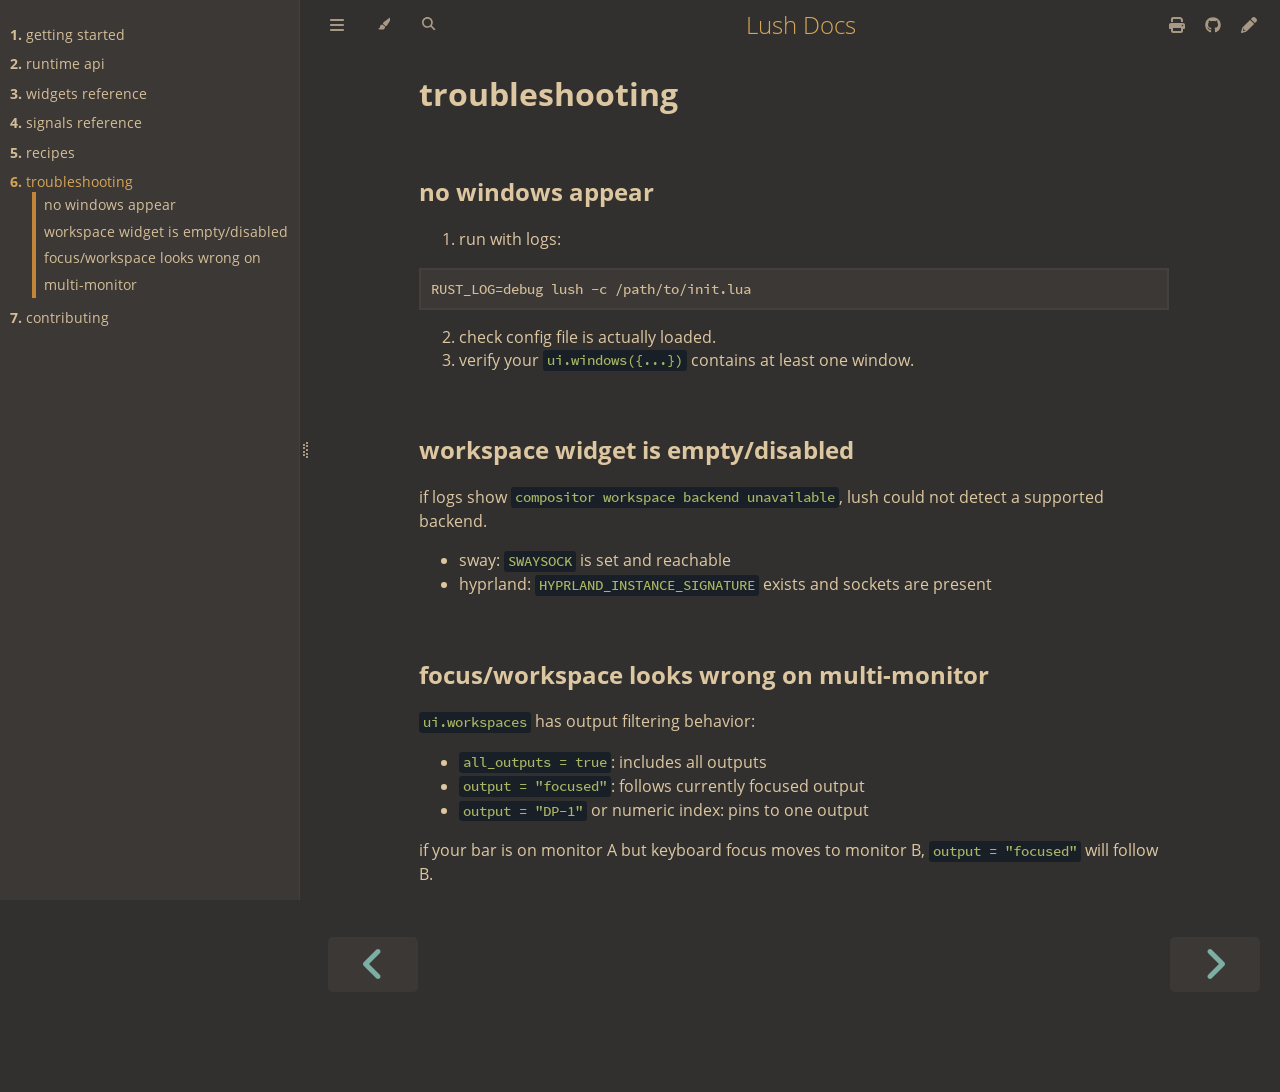
<file: troubleshooting.html>
<!DOCTYPE HTML>
<html lang="en" class="ayu sidebar-visible" dir="ltr">
    <head>
        <!-- Book generated using mdBook -->
        <meta charset="UTF-8">
        <title>troubleshooting - Lush Docs</title>


        <!-- Custom HTML head -->

        <meta name="description" content="Documentation for configuring and extending Lush.">
        <meta name="viewport" content="width=device-width, initial-scale=1">
        <meta name="theme-color" content="#ffffff">

        <link rel="icon" href="favicon-de23e50b.svg">
        <link rel="shortcut icon" href="favicon-8114d1fc.png">
        <link rel="stylesheet" href="css/variables-8adf115d.css">
        <link rel="stylesheet" href="css/general-2459343d.css">
        <link rel="stylesheet" href="css/chrome-ae938929.css">
        <link rel="stylesheet" href="css/print-9e4910d8.css" media="print">

        <!-- Fonts -->
        <link rel="stylesheet" href="fonts/fonts-9644e21d.css">

        <!-- Highlight.js Stylesheets -->
        <link rel="stylesheet" id="mdbook-highlight-css" href="highlight-493f70e1.css">
        <link rel="stylesheet" id="mdbook-tomorrow-night-css" href="tomorrow-night-4c0ae647.css">
        <link rel="stylesheet" id="mdbook-ayu-highlight-css" href="ayu-highlight-3fdfc3ac.css">

        <!-- Custom theme stylesheets -->
        <link rel="stylesheet" href="theme/gruvbox-805121fd.css">


        <!-- Provide site root and default themes to javascript -->
        <script>
            const path_to_root = "";
            const default_light_theme = "ayu";
            const default_dark_theme = "ayu";
            window.path_to_searchindex_js = "searchindex-1424e2ea.js";
        </script>
        <!-- Start loading toc.js asap -->
        <script src="toc-f777d35e.js"></script>
    </head>
    <body>
    <div id="mdbook-help-container">
        <div id="mdbook-help-popup">
            <h2 class="mdbook-help-title">Keyboard shortcuts</h2>
            <div>
                <p>Press <kbd>←</kbd> or <kbd>→</kbd> to navigate between chapters</p>
                <p>Press <kbd>S</kbd> or <kbd>/</kbd> to search in the book</p>
                <p>Press <kbd>?</kbd> to show this help</p>
                <p>Press <kbd>Esc</kbd> to hide this help</p>
            </div>
        </div>
    </div>
    <div id="mdbook-body-container">
        <!-- Work around some values being stored in localStorage wrapped in quotes -->
        <script>
            try {
                let theme = localStorage.getItem('mdbook-theme');
                let sidebar = localStorage.getItem('mdbook-sidebar');

                if (theme.startsWith('"') && theme.endsWith('"')) {
                    localStorage.setItem('mdbook-theme', theme.slice(1, theme.length - 1));
                }

                if (sidebar.startsWith('"') && sidebar.endsWith('"')) {
                    localStorage.setItem('mdbook-sidebar', sidebar.slice(1, sidebar.length - 1));
                }
            } catch (e) { }
        </script>

        <!-- Set the theme before any content is loaded, prevents flash -->
        <script>
            const default_theme = window.matchMedia("(prefers-color-scheme: dark)").matches ? default_dark_theme : default_light_theme;
            let theme;
            try { theme = localStorage.getItem('mdbook-theme'); } catch(e) { }
            if (theme === null || theme === undefined) { theme = default_theme; }
            const html = document.documentElement;
            html.classList.remove('ayu')
            html.classList.add(theme);
            html.classList.add("js");
        </script>

        <input type="checkbox" id="mdbook-sidebar-toggle-anchor" class="hidden">

        <!-- Hide / unhide sidebar before it is displayed -->
        <script>
            let sidebar = null;
            const sidebar_toggle = document.getElementById("mdbook-sidebar-toggle-anchor");
            if (document.body.clientWidth >= 1080) {
                try { sidebar = localStorage.getItem('mdbook-sidebar'); } catch(e) { }
                sidebar = sidebar || 'visible';
            } else {
                sidebar = 'hidden';
                sidebar_toggle.checked = false;
            }
            if (sidebar === 'visible') {
                sidebar_toggle.checked = true;
            } else {
                html.classList.remove('sidebar-visible');
            }
        </script>

        <nav id="mdbook-sidebar" class="sidebar" aria-label="Table of contents">
            <!-- populated by js -->
            <mdbook-sidebar-scrollbox class="sidebar-scrollbox"></mdbook-sidebar-scrollbox>
            <noscript>
                <iframe class="sidebar-iframe-outer" src="toc.html"></iframe>
            </noscript>
            <div id="mdbook-sidebar-resize-handle" class="sidebar-resize-handle">
                <div class="sidebar-resize-indicator"></div>
            </div>
        </nav>

        <div id="mdbook-page-wrapper" class="page-wrapper">

            <div class="page">
                <div id="mdbook-menu-bar-hover-placeholder"></div>
                <div id="mdbook-menu-bar" class="menu-bar sticky">
                    <div class="left-buttons">
                        <label id="mdbook-sidebar-toggle" class="icon-button" for="mdbook-sidebar-toggle-anchor" title="Toggle Table of Contents" aria-label="Toggle Table of Contents" aria-controls="mdbook-sidebar">
                            <span class=fa-svg><svg xmlns="http://www.w3.org/2000/svg" viewBox="0 0 448 512"><!--! Font Awesome Free 6.2.0 by @fontawesome - https://fontawesome.com License - https://fontawesome.com/license/free (Icons: CC BY 4.0, Fonts: SIL OFL 1.1, Code: MIT License) Copyright 2022 Fonticons, Inc. --><path d="M0 96C0 78.3 14.3 64 32 64H416c17.7 0 32 14.3 32 32s-14.3 32-32 32H32C14.3 128 0 113.7 0 96zM0 256c0-17.7 14.3-32 32-32H416c17.7 0 32 14.3 32 32s-14.3 32-32 32H32c-17.7 0-32-14.3-32-32zM448 416c0 17.7-14.3 32-32 32H32c-17.7 0-32-14.3-32-32s14.3-32 32-32H416c17.7 0 32 14.3 32 32z"/></svg></span>
                        </label>
                        <button id="mdbook-theme-toggle" class="icon-button" type="button" title="Change theme" aria-label="Change theme" aria-haspopup="true" aria-expanded="false" aria-controls="mdbook-theme-list">
                            <span class=fa-svg><svg xmlns="http://www.w3.org/2000/svg" viewBox="0 0 576 512"><!--! Font Awesome Free 6.2.0 by @fontawesome - https://fontawesome.com License - https://fontawesome.com/license/free (Icons: CC BY 4.0, Fonts: SIL OFL 1.1, Code: MIT License) Copyright 2022 Fonticons, Inc. --><path d="M371.3 367.1c27.3-3.9 51.9-19.4 67.2-42.9L600.2 74.1c12.6-19.5 9.4-45.3-7.6-61.2S549.7-4.4 531.1 9.6L294.4 187.2c-24 18-38.2 46.1-38.4 76.1L371.3 367.1zm-19.6 25.4l-116-104.4C175.9 290.3 128 339.6 128 400c0 3.9 .2 7.8 .6 11.6c1.8 17.5-10.2 36.4-27.8 36.4H96c-17.7 0-32 14.3-32 32s14.3 32 32 32H240c61.9 0 112-50.1 112-112c0-2.5-.1-5-.2-7.5z"/></svg></span>
                        </button>
                        <ul id="mdbook-theme-list" class="theme-popup" aria-label="Themes" role="menu">
                            <li role="none"><button role="menuitem" class="theme" id="mdbook-theme-default_theme">Auto</button></li>
                            <li role="none"><button role="menuitem" class="theme" id="mdbook-theme-light">Light</button></li>
                            <li role="none"><button role="menuitem" class="theme" id="mdbook-theme-rust">Rust</button></li>
                            <li role="none"><button role="menuitem" class="theme" id="mdbook-theme-coal">Coal</button></li>
                            <li role="none"><button role="menuitem" class="theme" id="mdbook-theme-navy">Navy</button></li>
                            <li role="none"><button role="menuitem" class="theme" id="mdbook-theme-ayu">Ayu</button></li>
                        </ul>
                        <button id="mdbook-search-toggle" class="icon-button" type="button" title="Search (`/`)" aria-label="Toggle Searchbar" aria-expanded="false" aria-keyshortcuts="/ s" aria-controls="mdbook-searchbar">
                            <span class=fa-svg><svg xmlns="http://www.w3.org/2000/svg" viewBox="0 0 512 512"><!--! Font Awesome Free 6.2.0 by @fontawesome - https://fontawesome.com License - https://fontawesome.com/license/free (Icons: CC BY 4.0, Fonts: SIL OFL 1.1, Code: MIT License) Copyright 2022 Fonticons, Inc. --><path d="M416 208c0 45.9-14.9 88.3-40 122.7L502.6 457.4c12.5 12.5 12.5 32.8 0 45.3s-32.8 12.5-45.3 0L330.7 376c-34.4 25.2-76.8 40-122.7 40C93.1 416 0 322.9 0 208S93.1 0 208 0S416 93.1 416 208zM208 352c79.5 0 144-64.5 144-144s-64.5-144-144-144S64 128.5 64 208s64.5 144 144 144z"/></svg></span>
                        </button>
                    </div>

                    <h1 class="menu-title">Lush Docs</h1>

                    <div class="right-buttons">
                        <a href="print.html" title="Print this book" aria-label="Print this book">
                            <span class=fa-svg id="print-button"><svg xmlns="http://www.w3.org/2000/svg" viewBox="0 0 512 512"><!--! Font Awesome Free 6.2.0 by @fontawesome - https://fontawesome.com License - https://fontawesome.com/license/free (Icons: CC BY 4.0, Fonts: SIL OFL 1.1, Code: MIT License) Copyright 2022 Fonticons, Inc. --><path d="M128 0C92.7 0 64 28.7 64 64v96h64V64H354.7L384 93.3V160h64V93.3c0-17-6.7-33.3-18.7-45.3L400 18.7C388 6.7 371.7 0 354.7 0H128zM384 352v32 64H128V384 368 352H384zm64 32h32c17.7 0 32-14.3 32-32V256c0-35.3-28.7-64-64-64H64c-35.3 0-64 28.7-64 64v96c0 17.7 14.3 32 32 32H64v64c0 35.3 28.7 64 64 64H384c35.3 0 64-28.7 64-64V384zm-16-88c-13.3 0-24-10.7-24-24s10.7-24 24-24s24 10.7 24 24s-10.7 24-24 24z"/></svg></span>
                        </a>
                        <a href="https://github.com/yrwq/lush" title="Git repository" aria-label="Git repository">
                            <span class=fa-svg><svg xmlns="http://www.w3.org/2000/svg" viewBox="0 0 496 512"><!--! Font Awesome Free 6.2.0 by @fontawesome - https://fontawesome.com License - https://fontawesome.com/license/free (Icons: CC BY 4.0, Fonts: SIL OFL 1.1, Code: MIT License) Copyright 2022 Fonticons, Inc. --><path d="M165.9 397.4c0 2-2.3 3.6-5.2 3.6-3.3.3-5.6-1.3-5.6-3.6 0-2 2.3-3.6 5.2-3.6 3-.3 5.6 1.3 5.6 3.6zm-31.1-4.5c-.7 2 1.3 4.3 4.3 4.9 2.6 1 5.6 0 6.2-2s-1.3-4.3-4.3-5.2c-2.6-.7-5.5.3-6.2 2.3zm44.2-1.7c-2.9.7-4.9 2.6-4.6 4.9.3 2 2.9 3.3 5.9 2.6 2.9-.7 4.9-2.6 4.6-4.6-.3-1.9-3-3.2-5.9-2.9zM244.8 8C106.1 8 0 113.3 0 252c0 110.9 69.8 205.8 169.5 239.2 12.8 2.3 17.3-5.6 17.3-12.1 0-6.2-.3-40.4-.3-61.4 0 0-70 15-84.7-29.8 0 0-11.4-29.1-27.8-36.6 0 0-22.9-15.7 1.6-15.4 0 0 24.9 2 38.6 25.8 21.9 38.6 58.6 27.5 72.9 20.9 2.3-16 8.8-27.1 16-33.7-55.9-6.2-112.3-14.3-112.3-110.5 0-27.5 7.6-41.3 23.6-58.9-2.6-6.5-11.1-33.3 2.6-67.9 20.9-6.5 69 27 69 27 20-5.6 41.5-8.5 62.8-8.5s42.8 2.9 62.8 8.5c0 0 48.1-33.6 69-27 13.7 34.7 5.2 61.4 2.6 67.9 16 17.7 25.8 31.5 25.8 58.9 0 96.5-58.9 104.2-114.8 110.5 9.2 7.9 17 22.9 17 46.4 0 33.7-.3 75.4-.3 83.6 0 6.5 4.6 14.4 17.3 12.1C428.2 457.8 496 362.9 496 252 496 113.3 383.5 8 244.8 8zM97.2 352.9c-1.3 1-1 3.3.7 5.2 1.6 1.6 3.9 2.3 5.2 1 1.3-1 1-3.3-.7-5.2-1.6-1.6-3.9-2.3-5.2-1zm-10.8-8.1c-.7 1.3.3 2.9 2.3 3.9 1.6 1 3.6.7 4.3-.7.7-1.3-.3-2.9-2.3-3.9-2-.6-3.6-.3-4.3.7zm32.4 35.6c-1.6 1.3-1 4.3 1.3 6.2 2.3 2.3 5.2 2.6 6.5 1 1.3-1.3.7-4.3-1.3-6.2-2.2-2.3-5.2-2.6-6.5-1zm-11.4-14.7c-1.6 1-1.6 3.6 0 5.9 1.6 2.3 4.3 3.3 5.6 2.3 1.6-1.3 1.6-3.9 0-6.2-1.4-2.3-4-3.3-5.6-2z"/></svg></span>
                        </a>
                        <a href="https://github.com/yrwq/lush/edit/main/docs/src/troubleshooting.md" title="Suggest an edit" aria-label="Suggest an edit" rel="edit">
                            <span class=fa-svg id="git-edit-button"><svg xmlns="http://www.w3.org/2000/svg" viewBox="0 0 512 512"><!--! Font Awesome Free 6.2.0 by @fontawesome - https://fontawesome.com License - https://fontawesome.com/license/free (Icons: CC BY 4.0, Fonts: SIL OFL 1.1, Code: MIT License) Copyright 2022 Fonticons, Inc. --><path d="M421.7 220.3l-11.3 11.3-22.6 22.6-205 205c-6.6 6.6-14.8 11.5-23.8 14.1L30.8 511c-8.4 2.5-17.5 .2-23.7-6.1S-1.5 489.7 1 481.2L38.7 353.1c2.6-9 7.5-17.2 14.1-23.8l205-205 22.6-22.6 11.3-11.3 33.9 33.9 62.1 62.1 33.9 33.9zM96 353.9l-9.3 9.3c-.9 .9-1.6 2.1-2 3.4l-25.3 86 86-25.3c1.3-.4 2.5-1.1 3.4-2l9.3-9.3H112c-8.8 0-16-7.2-16-16V353.9zM453.3 19.3l39.4 39.4c25 25 25 65.5 0 90.5l-14.5 14.5-22.6 22.6-11.3 11.3-33.9-33.9-62.1-62.1L314.3 67.7l11.3-11.3 22.6-22.6 14.5-14.5c25-25 65.5-25 90.5 0z"/></svg></span>
                        </a>

                    </div>
                </div>

                <div id="mdbook-search-wrapper" class="hidden">
                    <form id="mdbook-searchbar-outer" class="searchbar-outer">
                        <div class="search-wrapper">
                            <input type="search" id="mdbook-searchbar" name="searchbar" placeholder="Search this book ..." aria-controls="mdbook-searchresults-outer" aria-describedby="searchresults-header">
                            <div class="spinner-wrapper">
                                <span class=fa-svg id="fa-spin"><svg xmlns="http://www.w3.org/2000/svg" viewBox="0 0 512 512"><!--! Font Awesome Free 6.2.0 by @fontawesome - https://fontawesome.com License - https://fontawesome.com/license/free (Icons: CC BY 4.0, Fonts: SIL OFL 1.1, Code: MIT License) Copyright 2022 Fonticons, Inc. --><path d="M304 48c0-26.5-21.5-48-48-48s-48 21.5-48 48s21.5 48 48 48s48-21.5 48-48zm0 416c0-26.5-21.5-48-48-48s-48 21.5-48 48s21.5 48 48 48s48-21.5 48-48zM48 304c26.5 0 48-21.5 48-48s-21.5-48-48-48s-48 21.5-48 48s21.5 48 48 48zm464-48c0-26.5-21.5-48-48-48s-48 21.5-48 48s21.5 48 48 48s48-21.5 48-48zM142.9 437c18.7-18.7 18.7-49.1 0-67.9s-49.1-18.7-67.9 0s-18.7 49.1 0 67.9s49.1 18.7 67.9 0zm0-294.2c18.7-18.7 18.7-49.1 0-67.9S93.7 56.2 75 75s-18.7 49.1 0 67.9s49.1 18.7 67.9 0zM369.1 437c18.7 18.7 49.1 18.7 67.9 0s18.7-49.1 0-67.9s-49.1-18.7-67.9 0s-18.7 49.1 0 67.9z"/></svg></span>
                            </div>
                        </div>
                    </form>
                    <div id="mdbook-searchresults-outer" class="searchresults-outer hidden">
                        <div id="mdbook-searchresults-header" class="searchresults-header"></div>
                        <ul id="mdbook-searchresults">
                        </ul>
                    </div>
                </div>

                <!-- Apply ARIA attributes after the sidebar and the sidebar toggle button are added to the DOM -->
                <script>
                    document.getElementById('mdbook-sidebar-toggle').setAttribute('aria-expanded', sidebar === 'visible');
                    document.getElementById('mdbook-sidebar').setAttribute('aria-hidden', sidebar !== 'visible');
                    Array.from(document.querySelectorAll('#mdbook-sidebar a')).forEach(function(link) {
                        link.setAttribute('tabIndex', sidebar === 'visible' ? 0 : -1);
                    });
                </script>

                <div id="mdbook-content" class="content">
                    <main>
                        <h1 id="troubleshooting"><a class="header" href="#troubleshooting">troubleshooting</a></h1>
<h2 id="no-windows-appear"><a class="header" href="#no-windows-appear">no windows appear</a></h2>
<ol>
<li>run with logs:</li>
</ol>
<pre><code class="language-bash">RUST_LOG=debug lush -c /path/to/init.lua
</code></pre>
<ol start="2">
<li>check config file is actually loaded.</li>
<li>verify your <code>ui.windows({...})</code> contains at least one window.</li>
</ol>
<h2 id="workspace-widget-is-emptydisabled"><a class="header" href="#workspace-widget-is-emptydisabled">workspace widget is empty/disabled</a></h2>
<p>if logs show <code>compositor workspace backend unavailable</code>, lush could not detect a supported backend.</p>
<ul>
<li>sway: <code>SWAYSOCK</code> is set and reachable</li>
<li>hyprland: <code>HYPRLAND_INSTANCE_SIGNATURE</code> exists and sockets are present</li>
</ul>
<h2 id="focusworkspace-looks-wrong-on-multi-monitor"><a class="header" href="#focusworkspace-looks-wrong-on-multi-monitor">focus/workspace looks wrong on multi-monitor</a></h2>
<p><code>ui.workspaces</code> has output filtering behavior:</p>
<ul>
<li><code>all_outputs = true</code>: includes all outputs</li>
<li><code>output = "focused"</code>: follows currently focused output</li>
<li><code>output = "DP-1"</code> or numeric index: pins to one output</li>
</ul>
<p>if your bar is on monitor A but keyboard focus moves to monitor B, <code>output = "focused"</code> will follow B.</p>

                    </main>

                    <nav class="nav-wrapper" aria-label="Page navigation">
                        <!-- Mobile navigation buttons -->
                            <a rel="prev" href="recipes.html" class="mobile-nav-chapters previous" title="Previous chapter" aria-label="Previous chapter" aria-keyshortcuts="Left">
                                <span class=fa-svg><svg xmlns="http://www.w3.org/2000/svg" viewBox="0 0 320 512"><!--! Font Awesome Free 6.2.0 by @fontawesome - https://fontawesome.com License - https://fontawesome.com/license/free (Icons: CC BY 4.0, Fonts: SIL OFL 1.1, Code: MIT License) Copyright 2022 Fonticons, Inc. --><path d="M41.4 233.4c-12.5 12.5-12.5 32.8 0 45.3l160 160c12.5 12.5 32.8 12.5 45.3 0s12.5-32.8 0-45.3L109.3 256 246.6 118.6c12.5-12.5 12.5-32.8 0-45.3s-32.8-12.5-45.3 0l-160 160z"/></svg></span>
                            </a>

                            <a rel="next prefetch" href="contributing.html" class="mobile-nav-chapters next" title="Next chapter" aria-label="Next chapter" aria-keyshortcuts="Right">
                                <span class=fa-svg><svg xmlns="http://www.w3.org/2000/svg" viewBox="0 0 320 512"><!--! Font Awesome Free 6.2.0 by @fontawesome - https://fontawesome.com License - https://fontawesome.com/license/free (Icons: CC BY 4.0, Fonts: SIL OFL 1.1, Code: MIT License) Copyright 2022 Fonticons, Inc. --><path d="M278.6 233.4c12.5 12.5 12.5 32.8 0 45.3l-160 160c-12.5 12.5-32.8 12.5-45.3 0s-12.5-32.8 0-45.3L210.7 256 73.4 118.6c-12.5-12.5-12.5-32.8 0-45.3s32.8-12.5 45.3 0l160 160z"/></svg></span>
                            </a>

                        <div style="clear: both"></div>
                    </nav>
                </div>
            </div>

            <nav class="nav-wide-wrapper" aria-label="Page navigation">
                    <a rel="prev" href="recipes.html" class="nav-chapters previous" title="Previous chapter" aria-label="Previous chapter" aria-keyshortcuts="Left">
                        <span class=fa-svg><svg xmlns="http://www.w3.org/2000/svg" viewBox="0 0 320 512"><!--! Font Awesome Free 6.2.0 by @fontawesome - https://fontawesome.com License - https://fontawesome.com/license/free (Icons: CC BY 4.0, Fonts: SIL OFL 1.1, Code: MIT License) Copyright 2022 Fonticons, Inc. --><path d="M41.4 233.4c-12.5 12.5-12.5 32.8 0 45.3l160 160c12.5 12.5 32.8 12.5 45.3 0s12.5-32.8 0-45.3L109.3 256 246.6 118.6c12.5-12.5 12.5-32.8 0-45.3s-32.8-12.5-45.3 0l-160 160z"/></svg></span>
                    </a>

                    <a rel="next prefetch" href="contributing.html" class="nav-chapters next" title="Next chapter" aria-label="Next chapter" aria-keyshortcuts="Right">
                        <span class=fa-svg><svg xmlns="http://www.w3.org/2000/svg" viewBox="0 0 320 512"><!--! Font Awesome Free 6.2.0 by @fontawesome - https://fontawesome.com License - https://fontawesome.com/license/free (Icons: CC BY 4.0, Fonts: SIL OFL 1.1, Code: MIT License) Copyright 2022 Fonticons, Inc. --><path d="M278.6 233.4c12.5 12.5 12.5 32.8 0 45.3l-160 160c-12.5 12.5-32.8 12.5-45.3 0s-12.5-32.8 0-45.3L210.7 256 73.4 118.6c-12.5-12.5-12.5-32.8 0-45.3s32.8-12.5 45.3 0l160 160z"/></svg></span>
                    </a>
            </nav>

        </div>

        <template id=fa-eye><span class=fa-svg><svg xmlns="http://www.w3.org/2000/svg" viewBox="0 0 576 512"><!--! Font Awesome Free 6.2.0 by @fontawesome - https://fontawesome.com License - https://fontawesome.com/license/free (Icons: CC BY 4.0, Fonts: SIL OFL 1.1, Code: MIT License) Copyright 2022 Fonticons, Inc. --><path d="M288 32c-80.8 0-145.5 36.8-192.6 80.6C48.6 156 17.3 208 2.5 243.7c-3.3 7.9-3.3 16.7 0 24.6C17.3 304 48.6 356 95.4 399.4C142.5 443.2 207.2 480 288 480s145.5-36.8 192.6-80.6c46.8-43.5 78.1-95.4 93-131.1c3.3-7.9 3.3-16.7 0-24.6c-14.9-35.7-46.2-87.7-93-131.1C433.5 68.8 368.8 32 288 32zM432 256c0 79.5-64.5 144-144 144s-144-64.5-144-144s64.5-144 144-144s144 64.5 144 144zM288 192c0 35.3-28.7 64-64 64c-11.5 0-22.3-3-31.6-8.4c-.2 2.8-.4 5.5-.4 8.4c0 53 43 96 96 96s96-43 96-96s-43-96-96-96c-2.8 0-5.6 .1-8.4 .4c5.3 9.3 8.4 20.1 8.4 31.6z"/></svg></span></template>
        <template id=fa-eye-slash><span class=fa-svg><svg xmlns="http://www.w3.org/2000/svg" viewBox="0 0 640 512"><!--! Font Awesome Free 6.2.0 by @fontawesome - https://fontawesome.com License - https://fontawesome.com/license/free (Icons: CC BY 4.0, Fonts: SIL OFL 1.1, Code: MIT License) Copyright 2022 Fonticons, Inc. --><path d="M38.8 5.1C28.4-3.1 13.3-1.2 5.1 9.2S-1.2 34.7 9.2 42.9l592 464c10.4 8.2 25.5 6.3 33.7-4.1s6.3-25.5-4.1-33.7L525.6 386.7c39.6-40.6 66.4-86.1 79.9-118.4c3.3-7.9 3.3-16.7 0-24.6c-14.9-35.7-46.2-87.7-93-131.1C465.5 68.8 400.8 32 320 32c-68.2 0-125 26.3-169.3 60.8L38.8 5.1zM223.1 149.5C248.6 126.2 282.7 112 320 112c79.5 0 144 64.5 144 144c0 24.9-6.3 48.3-17.4 68.7L408 294.5c5.2-11.8 8-24.8 8-38.5c0-53-43-96-96-96c-2.8 0-5.6 .1-8.4 .4c5.3 9.3 8.4 20.1 8.4 31.6c0 10.2-2.4 19.8-6.6 28.3l-90.3-70.8zm223.1 298L373 389.9c-16.4 6.5-34.3 10.1-53 10.1c-79.5 0-144-64.5-144-144c0-6.9 .5-13.6 1.4-20.2L83.1 161.5C60.3 191.2 44 220.8 34.5 243.7c-3.3 7.9-3.3 16.7 0 24.6c14.9 35.7 46.2 87.7 93 131.1C174.5 443.2 239.2 480 320 480c47.8 0 89.9-12.9 126.2-32.5z"/></svg></span></template>
        <template id=fa-copy><span class=fa-svg><svg xmlns="http://www.w3.org/2000/svg" viewBox="0 0 512 512"><!--! Font Awesome Free 6.2.0 by @fontawesome - https://fontawesome.com License - https://fontawesome.com/license/free (Icons: CC BY 4.0, Fonts: SIL OFL 1.1, Code: MIT License) Copyright 2022 Fonticons, Inc. --><path d="M502.6 70.63l-61.25-61.25C435.4 3.371 427.2 0 418.7 0H255.1c-35.35 0-64 28.66-64 64l.0195 256C192 355.4 220.7 384 256 384h192c35.2 0 64-28.8 64-64V93.25C512 84.77 508.6 76.63 502.6 70.63zM464 320c0 8.836-7.164 16-16 16H255.1c-8.838 0-16-7.164-16-16L239.1 64.13c0-8.836 7.164-16 16-16h128L384 96c0 17.67 14.33 32 32 32h47.1V320zM272 448c0 8.836-7.164 16-16 16H63.1c-8.838 0-16-7.164-16-16L47.98 192.1c0-8.836 7.164-16 16-16H160V128H63.99c-35.35 0-64 28.65-64 64l.0098 256C.002 483.3 28.66 512 64 512h192c35.2 0 64-28.8 64-64v-32h-47.1L272 448z"/></svg></span></template>
        <template id=fa-play><span class=fa-svg><svg xmlns="http://www.w3.org/2000/svg" viewBox="0 0 384 512"><!--! Font Awesome Free 6.2.0 by @fontawesome - https://fontawesome.com License - https://fontawesome.com/license/free (Icons: CC BY 4.0, Fonts: SIL OFL 1.1, Code: MIT License) Copyright 2022 Fonticons, Inc. --><path d="M73 39c-14.8-9.1-33.4-9.4-48.5-.9S0 62.6 0 80V432c0 17.4 9.4 33.4 24.5 41.9s33.7 8.1 48.5-.9L361 297c14.3-8.7 23-24.2 23-41s-8.7-32.2-23-41L73 39z"/></svg></span></template>
        <template id=fa-clock-rotate-left><span class=fa-svg><svg xmlns="http://www.w3.org/2000/svg" viewBox="0 0 512 512"><!--! Font Awesome Free 6.2.0 by @fontawesome - https://fontawesome.com License - https://fontawesome.com/license/free (Icons: CC BY 4.0, Fonts: SIL OFL 1.1, Code: MIT License) Copyright 2022 Fonticons, Inc. --><path d="M75 75L41 41C25.9 25.9 0 36.6 0 57.9V168c0 13.3 10.7 24 24 24H134.1c21.4 0 32.1-25.9 17-41l-30.8-30.8C155 85.5 203 64 256 64c106 0 192 86 192 192s-86 192-192 192c-40.8 0-78.6-12.7-109.7-34.4c-14.5-10.1-34.4-6.6-44.6 7.9s-6.6 34.4 7.9 44.6C151.2 495 201.7 512 256 512c141.4 0 256-114.6 256-256S397.4 0 256 0C185.3 0 121.3 28.7 75 75zm181 53c-13.3 0-24 10.7-24 24V256c0 6.4 2.5 12.5 7 17l72 72c9.4 9.4 24.6 9.4 33.9 0s9.4-24.6 0-33.9l-65-65V152c0-13.3-10.7-24-24-24z"/></svg></span></template>



        <script>
            window.playground_copyable = true;
        </script>


        <script src="elasticlunr-ef4e11c1.min.js"></script>
        <script src="mark-09e88c2c.min.js"></script>
        <script src="searcher-c2a407aa.js"></script>

        <script src="clipboard-1626706a.min.js"></script>
        <script src="highlight-abc7f01d.js"></script>
        <script src="book-a0b12cfe.js"></script>

        <!-- Custom JS scripts -->



    </div>
    </body>
</html>
</file>
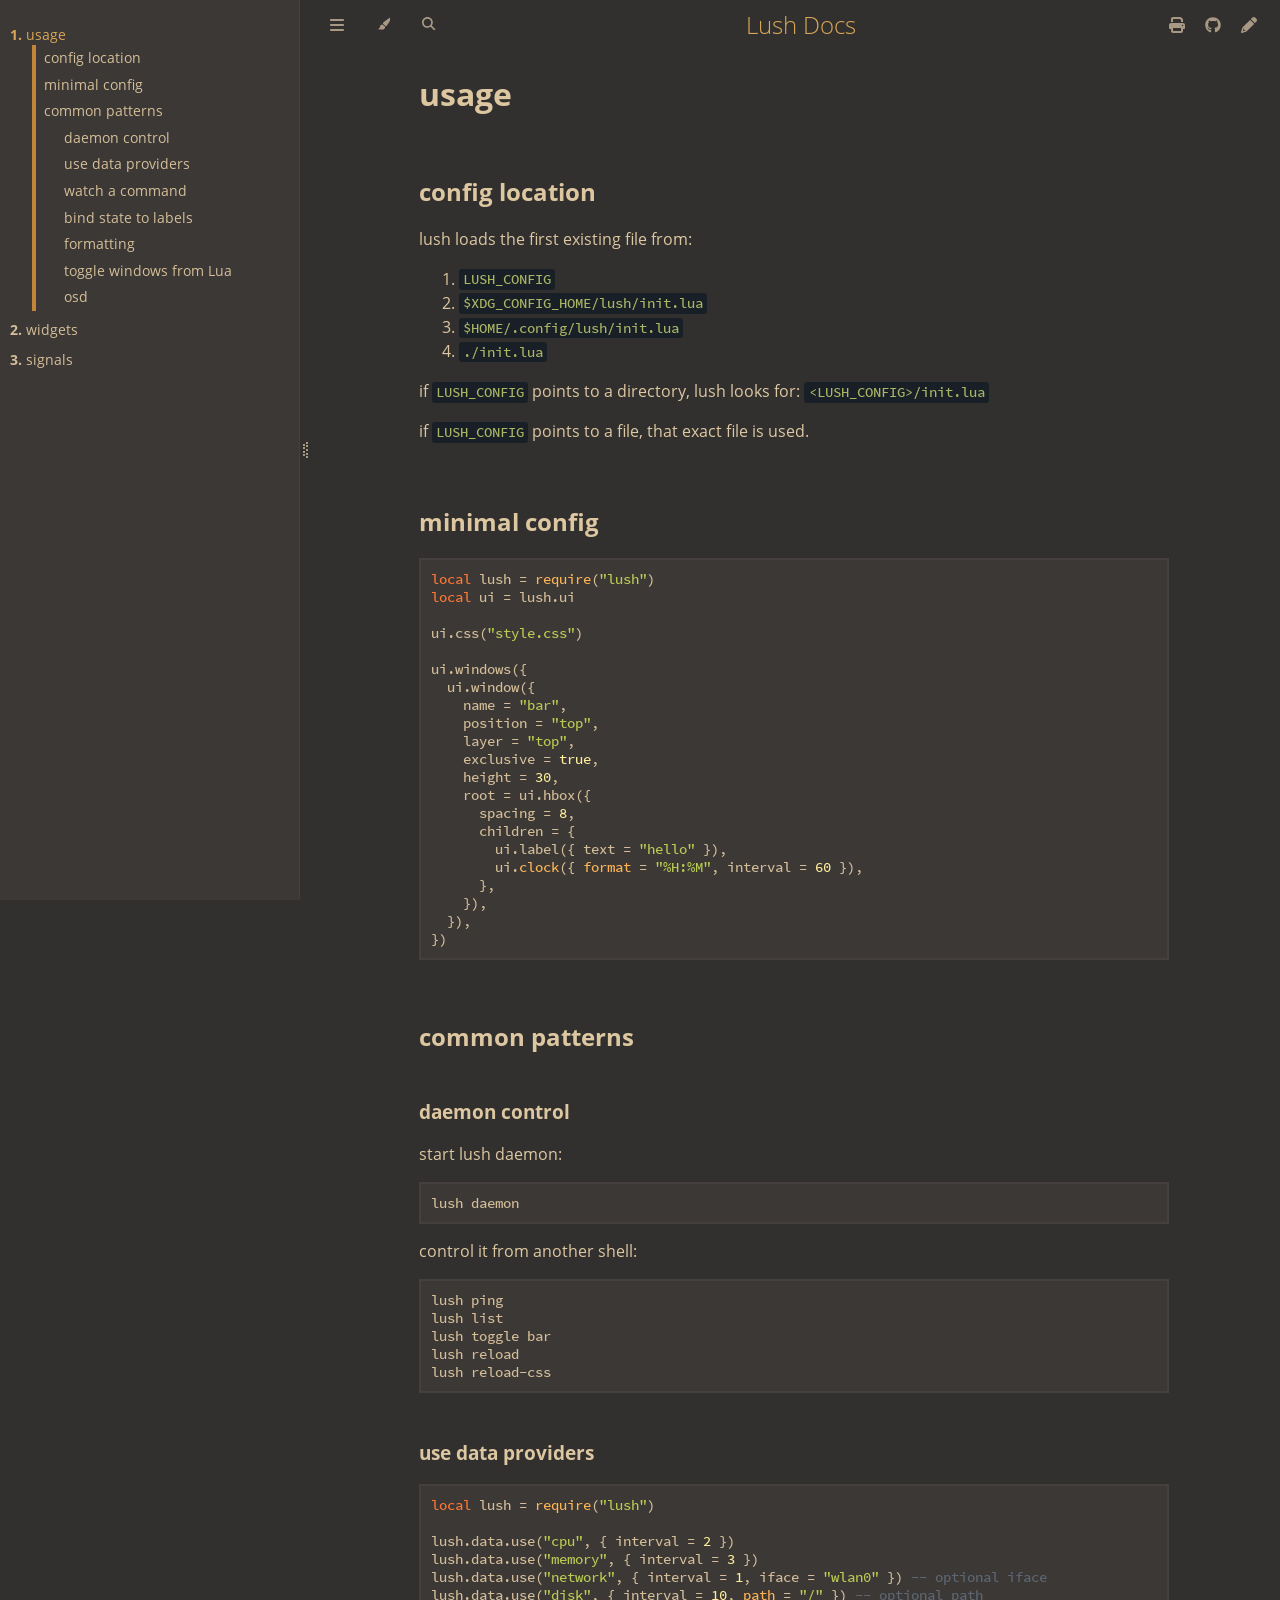
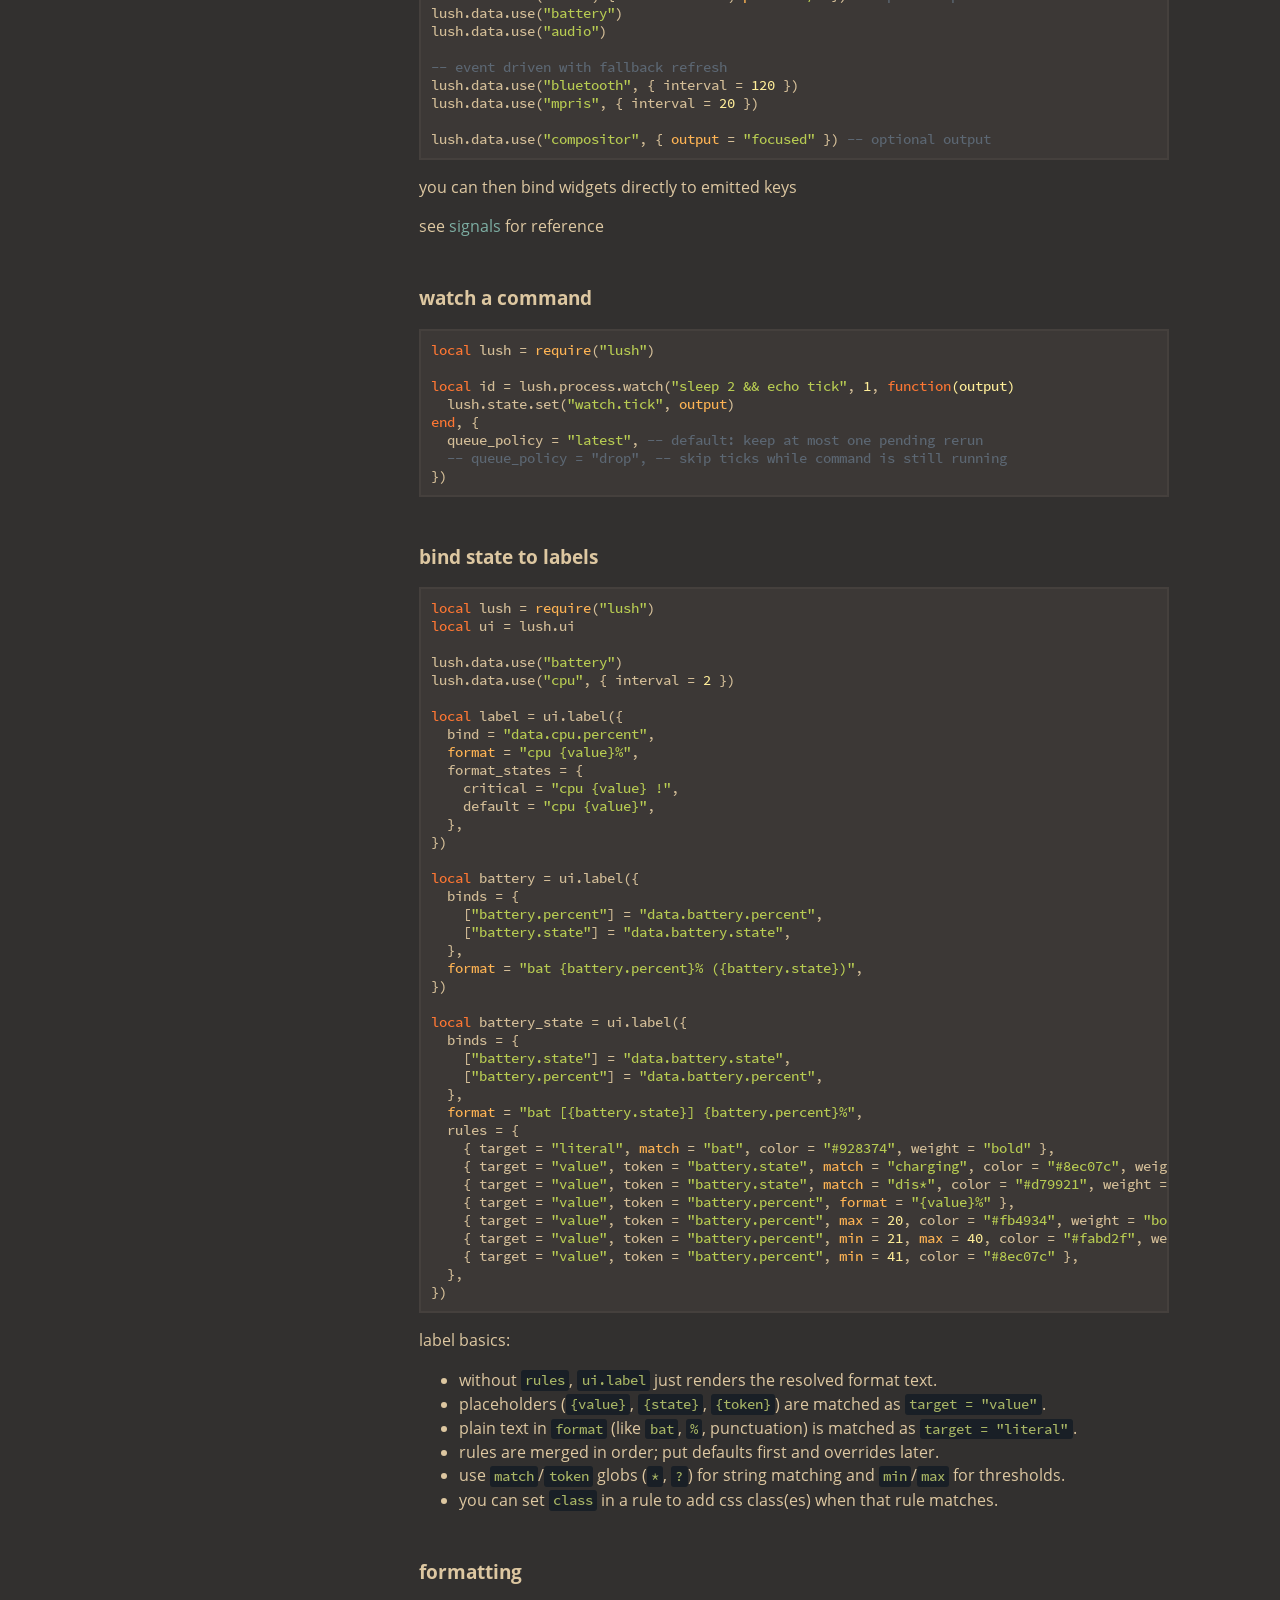
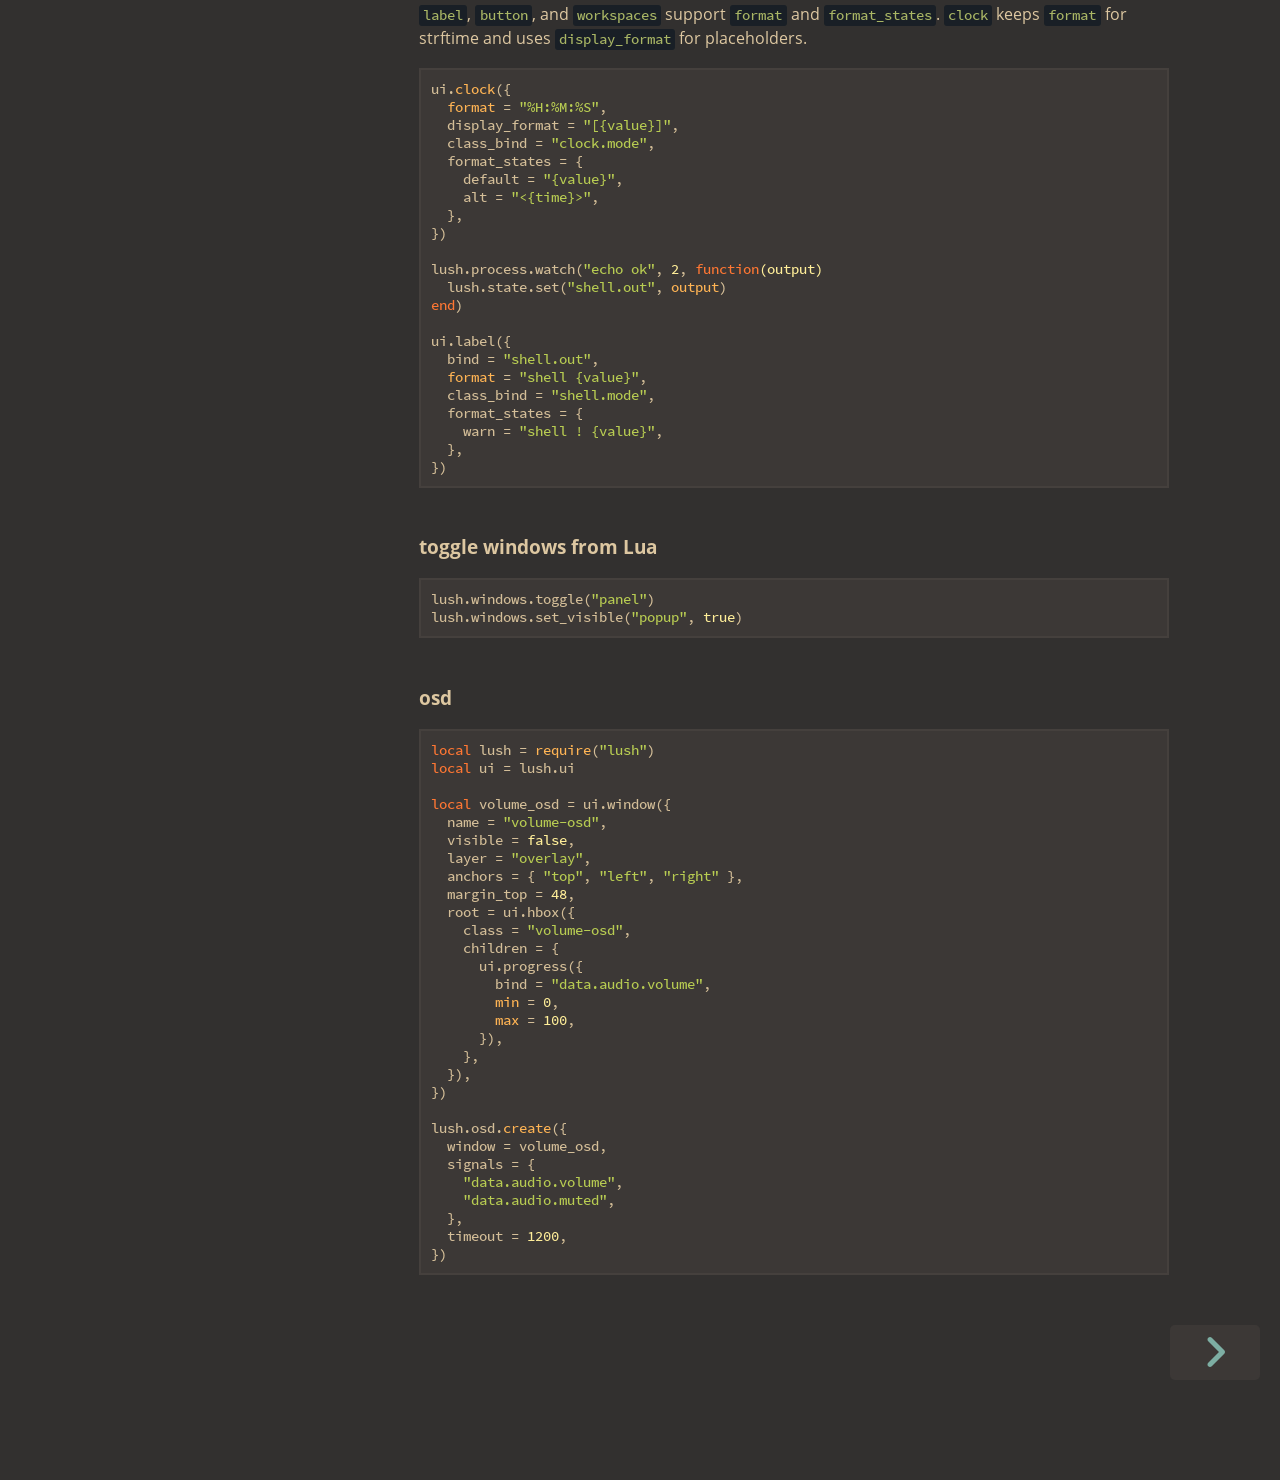
<file: usage.html>
<!DOCTYPE HTML>
<html lang="en" class="ayu sidebar-visible" dir="ltr">
    <head>
        <!-- Book generated using mdBook -->
        <meta charset="UTF-8">
        <title>usage - Lush Docs</title>


        <!-- Custom HTML head -->

        <meta name="description" content="Documentation for configuring and extending Lush.">
        <meta name="viewport" content="width=device-width, initial-scale=1">
        <meta name="theme-color" content="#ffffff">

        <link rel="icon" href="favicon-de23e50b.svg">
        <link rel="shortcut icon" href="favicon-8114d1fc.png">
        <link rel="stylesheet" href="css/variables-8adf115d.css">
        <link rel="stylesheet" href="css/general-2459343d.css">
        <link rel="stylesheet" href="css/chrome-ae938929.css">
        <link rel="stylesheet" href="css/print-9e4910d8.css" media="print">

        <!-- Fonts -->
        <link rel="stylesheet" href="fonts/fonts-9644e21d.css">

        <!-- Highlight.js Stylesheets -->
        <link rel="stylesheet" id="mdbook-highlight-css" href="highlight-493f70e1.css">
        <link rel="stylesheet" id="mdbook-tomorrow-night-css" href="tomorrow-night-4c0ae647.css">
        <link rel="stylesheet" id="mdbook-ayu-highlight-css" href="ayu-highlight-3fdfc3ac.css">

        <!-- Custom theme stylesheets -->
        <link rel="stylesheet" href="theme/gruvbox-805121fd.css">


        <!-- Provide site root and default themes to javascript -->
        <script>
            const path_to_root = "";
            const default_light_theme = "ayu";
            const default_dark_theme = "ayu";
            window.path_to_searchindex_js = "searchindex-bbe08d1e.js";
        </script>
        <!-- Start loading toc.js asap -->
        <script src="toc-16b21114.js"></script>
    </head>
    <body>
    <div id="mdbook-help-container">
        <div id="mdbook-help-popup">
            <h2 class="mdbook-help-title">Keyboard shortcuts</h2>
            <div>
                <p>Press <kbd>←</kbd> or <kbd>→</kbd> to navigate between chapters</p>
                <p>Press <kbd>S</kbd> or <kbd>/</kbd> to search in the book</p>
                <p>Press <kbd>?</kbd> to show this help</p>
                <p>Press <kbd>Esc</kbd> to hide this help</p>
            </div>
        </div>
    </div>
    <div id="mdbook-body-container">
        <!-- Work around some values being stored in localStorage wrapped in quotes -->
        <script>
            try {
                let theme = localStorage.getItem('mdbook-theme');
                let sidebar = localStorage.getItem('mdbook-sidebar');

                if (theme.startsWith('"') && theme.endsWith('"')) {
                    localStorage.setItem('mdbook-theme', theme.slice(1, theme.length - 1));
                }

                if (sidebar.startsWith('"') && sidebar.endsWith('"')) {
                    localStorage.setItem('mdbook-sidebar', sidebar.slice(1, sidebar.length - 1));
                }
            } catch (e) { }
        </script>

        <!-- Set the theme before any content is loaded, prevents flash -->
        <script>
            const default_theme = window.matchMedia("(prefers-color-scheme: dark)").matches ? default_dark_theme : default_light_theme;
            let theme;
            try { theme = localStorage.getItem('mdbook-theme'); } catch(e) { }
            if (theme === null || theme === undefined) { theme = default_theme; }
            const html = document.documentElement;
            html.classList.remove('ayu')
            html.classList.add(theme);
            html.classList.add("js");
        </script>

        <input type="checkbox" id="mdbook-sidebar-toggle-anchor" class="hidden">

        <!-- Hide / unhide sidebar before it is displayed -->
        <script>
            let sidebar = null;
            const sidebar_toggle = document.getElementById("mdbook-sidebar-toggle-anchor");
            if (document.body.clientWidth >= 1080) {
                try { sidebar = localStorage.getItem('mdbook-sidebar'); } catch(e) { }
                sidebar = sidebar || 'visible';
            } else {
                sidebar = 'hidden';
                sidebar_toggle.checked = false;
            }
            if (sidebar === 'visible') {
                sidebar_toggle.checked = true;
            } else {
                html.classList.remove('sidebar-visible');
            }
        </script>

        <nav id="mdbook-sidebar" class="sidebar" aria-label="Table of contents">
            <!-- populated by js -->
            <mdbook-sidebar-scrollbox class="sidebar-scrollbox"></mdbook-sidebar-scrollbox>
            <noscript>
                <iframe class="sidebar-iframe-outer" src="toc.html"></iframe>
            </noscript>
            <div id="mdbook-sidebar-resize-handle" class="sidebar-resize-handle">
                <div class="sidebar-resize-indicator"></div>
            </div>
        </nav>

        <div id="mdbook-page-wrapper" class="page-wrapper">

            <div class="page">
                <div id="mdbook-menu-bar-hover-placeholder"></div>
                <div id="mdbook-menu-bar" class="menu-bar sticky">
                    <div class="left-buttons">
                        <label id="mdbook-sidebar-toggle" class="icon-button" for="mdbook-sidebar-toggle-anchor" title="Toggle Table of Contents" aria-label="Toggle Table of Contents" aria-controls="mdbook-sidebar">
                            <span class=fa-svg><svg xmlns="http://www.w3.org/2000/svg" viewBox="0 0 448 512"><!--! Font Awesome Free 6.2.0 by @fontawesome - https://fontawesome.com License - https://fontawesome.com/license/free (Icons: CC BY 4.0, Fonts: SIL OFL 1.1, Code: MIT License) Copyright 2022 Fonticons, Inc. --><path d="M0 96C0 78.3 14.3 64 32 64H416c17.7 0 32 14.3 32 32s-14.3 32-32 32H32C14.3 128 0 113.7 0 96zM0 256c0-17.7 14.3-32 32-32H416c17.7 0 32 14.3 32 32s-14.3 32-32 32H32c-17.7 0-32-14.3-32-32zM448 416c0 17.7-14.3 32-32 32H32c-17.7 0-32-14.3-32-32s14.3-32 32-32H416c17.7 0 32 14.3 32 32z"/></svg></span>
                        </label>
                        <button id="mdbook-theme-toggle" class="icon-button" type="button" title="Change theme" aria-label="Change theme" aria-haspopup="true" aria-expanded="false" aria-controls="mdbook-theme-list">
                            <span class=fa-svg><svg xmlns="http://www.w3.org/2000/svg" viewBox="0 0 576 512"><!--! Font Awesome Free 6.2.0 by @fontawesome - https://fontawesome.com License - https://fontawesome.com/license/free (Icons: CC BY 4.0, Fonts: SIL OFL 1.1, Code: MIT License) Copyright 2022 Fonticons, Inc. --><path d="M371.3 367.1c27.3-3.9 51.9-19.4 67.2-42.9L600.2 74.1c12.6-19.5 9.4-45.3-7.6-61.2S549.7-4.4 531.1 9.6L294.4 187.2c-24 18-38.2 46.1-38.4 76.1L371.3 367.1zm-19.6 25.4l-116-104.4C175.9 290.3 128 339.6 128 400c0 3.9 .2 7.8 .6 11.6c1.8 17.5-10.2 36.4-27.8 36.4H96c-17.7 0-32 14.3-32 32s14.3 32 32 32H240c61.9 0 112-50.1 112-112c0-2.5-.1-5-.2-7.5z"/></svg></span>
                        </button>
                        <ul id="mdbook-theme-list" class="theme-popup" aria-label="Themes" role="menu">
                            <li role="none"><button role="menuitem" class="theme" id="mdbook-theme-default_theme">Auto</button></li>
                            <li role="none"><button role="menuitem" class="theme" id="mdbook-theme-light">Light</button></li>
                            <li role="none"><button role="menuitem" class="theme" id="mdbook-theme-rust">Rust</button></li>
                            <li role="none"><button role="menuitem" class="theme" id="mdbook-theme-coal">Coal</button></li>
                            <li role="none"><button role="menuitem" class="theme" id="mdbook-theme-navy">Navy</button></li>
                            <li role="none"><button role="menuitem" class="theme" id="mdbook-theme-ayu">Ayu</button></li>
                        </ul>
                        <button id="mdbook-search-toggle" class="icon-button" type="button" title="Search (`/`)" aria-label="Toggle Searchbar" aria-expanded="false" aria-keyshortcuts="/ s" aria-controls="mdbook-searchbar">
                            <span class=fa-svg><svg xmlns="http://www.w3.org/2000/svg" viewBox="0 0 512 512"><!--! Font Awesome Free 6.2.0 by @fontawesome - https://fontawesome.com License - https://fontawesome.com/license/free (Icons: CC BY 4.0, Fonts: SIL OFL 1.1, Code: MIT License) Copyright 2022 Fonticons, Inc. --><path d="M416 208c0 45.9-14.9 88.3-40 122.7L502.6 457.4c12.5 12.5 12.5 32.8 0 45.3s-32.8 12.5-45.3 0L330.7 376c-34.4 25.2-76.8 40-122.7 40C93.1 416 0 322.9 0 208S93.1 0 208 0S416 93.1 416 208zM208 352c79.5 0 144-64.5 144-144s-64.5-144-144-144S64 128.5 64 208s64.5 144 144 144z"/></svg></span>
                        </button>
                    </div>

                    <h1 class="menu-title">Lush Docs</h1>

                    <div class="right-buttons">
                        <a href="print.html" title="Print this book" aria-label="Print this book">
                            <span class=fa-svg id="print-button"><svg xmlns="http://www.w3.org/2000/svg" viewBox="0 0 512 512"><!--! Font Awesome Free 6.2.0 by @fontawesome - https://fontawesome.com License - https://fontawesome.com/license/free (Icons: CC BY 4.0, Fonts: SIL OFL 1.1, Code: MIT License) Copyright 2022 Fonticons, Inc. --><path d="M128 0C92.7 0 64 28.7 64 64v96h64V64H354.7L384 93.3V160h64V93.3c0-17-6.7-33.3-18.7-45.3L400 18.7C388 6.7 371.7 0 354.7 0H128zM384 352v32 64H128V384 368 352H384zm64 32h32c17.7 0 32-14.3 32-32V256c0-35.3-28.7-64-64-64H64c-35.3 0-64 28.7-64 64v96c0 17.7 14.3 32 32 32H64v64c0 35.3 28.7 64 64 64H384c35.3 0 64-28.7 64-64V384zm-16-88c-13.3 0-24-10.7-24-24s10.7-24 24-24s24 10.7 24 24s-10.7 24-24 24z"/></svg></span>
                        </a>
                        <a href="https://github.com/yrwq/lush" title="Git repository" aria-label="Git repository">
                            <span class=fa-svg><svg xmlns="http://www.w3.org/2000/svg" viewBox="0 0 496 512"><!--! Font Awesome Free 6.2.0 by @fontawesome - https://fontawesome.com License - https://fontawesome.com/license/free (Icons: CC BY 4.0, Fonts: SIL OFL 1.1, Code: MIT License) Copyright 2022 Fonticons, Inc. --><path d="M165.9 397.4c0 2-2.3 3.6-5.2 3.6-3.3.3-5.6-1.3-5.6-3.6 0-2 2.3-3.6 5.2-3.6 3-.3 5.6 1.3 5.6 3.6zm-31.1-4.5c-.7 2 1.3 4.3 4.3 4.9 2.6 1 5.6 0 6.2-2s-1.3-4.3-4.3-5.2c-2.6-.7-5.5.3-6.2 2.3zm44.2-1.7c-2.9.7-4.9 2.6-4.6 4.9.3 2 2.9 3.3 5.9 2.6 2.9-.7 4.9-2.6 4.6-4.6-.3-1.9-3-3.2-5.9-2.9zM244.8 8C106.1 8 0 113.3 0 252c0 110.9 69.8 205.8 169.5 239.2 12.8 2.3 17.3-5.6 17.3-12.1 0-6.2-.3-40.4-.3-61.4 0 0-70 15-84.7-29.8 0 0-11.4-29.1-27.8-36.6 0 0-22.9-15.7 1.6-15.4 0 0 24.9 2 38.6 25.8 21.9 38.6 58.6 27.5 72.9 20.9 2.3-16 8.8-27.1 16-33.7-55.9-6.2-112.3-14.3-112.3-110.5 0-27.5 7.6-41.3 23.6-58.9-2.6-6.5-11.1-33.3 2.6-67.9 20.9-6.5 69 27 69 27 20-5.6 41.5-8.5 62.8-8.5s42.8 2.9 62.8 8.5c0 0 48.1-33.6 69-27 13.7 34.7 5.2 61.4 2.6 67.9 16 17.7 25.8 31.5 25.8 58.9 0 96.5-58.9 104.2-114.8 110.5 9.2 7.9 17 22.9 17 46.4 0 33.7-.3 75.4-.3 83.6 0 6.5 4.6 14.4 17.3 12.1C428.2 457.8 496 362.9 496 252 496 113.3 383.5 8 244.8 8zM97.2 352.9c-1.3 1-1 3.3.7 5.2 1.6 1.6 3.9 2.3 5.2 1 1.3-1 1-3.3-.7-5.2-1.6-1.6-3.9-2.3-5.2-1zm-10.8-8.1c-.7 1.3.3 2.9 2.3 3.9 1.6 1 3.6.7 4.3-.7.7-1.3-.3-2.9-2.3-3.9-2-.6-3.6-.3-4.3.7zm32.4 35.6c-1.6 1.3-1 4.3 1.3 6.2 2.3 2.3 5.2 2.6 6.5 1 1.3-1.3.7-4.3-1.3-6.2-2.2-2.3-5.2-2.6-6.5-1zm-11.4-14.7c-1.6 1-1.6 3.6 0 5.9 1.6 2.3 4.3 3.3 5.6 2.3 1.6-1.3 1.6-3.9 0-6.2-1.4-2.3-4-3.3-5.6-2z"/></svg></span>
                        </a>
                        <a href="https://github.com/yrwq/lush/edit/main/docs/src/usage.md" title="Suggest an edit" aria-label="Suggest an edit" rel="edit">
                            <span class=fa-svg id="git-edit-button"><svg xmlns="http://www.w3.org/2000/svg" viewBox="0 0 512 512"><!--! Font Awesome Free 6.2.0 by @fontawesome - https://fontawesome.com License - https://fontawesome.com/license/free (Icons: CC BY 4.0, Fonts: SIL OFL 1.1, Code: MIT License) Copyright 2022 Fonticons, Inc. --><path d="M421.7 220.3l-11.3 11.3-22.6 22.6-205 205c-6.6 6.6-14.8 11.5-23.8 14.1L30.8 511c-8.4 2.5-17.5 .2-23.7-6.1S-1.5 489.7 1 481.2L38.7 353.1c2.6-9 7.5-17.2 14.1-23.8l205-205 22.6-22.6 11.3-11.3 33.9 33.9 62.1 62.1 33.9 33.9zM96 353.9l-9.3 9.3c-.9 .9-1.6 2.1-2 3.4l-25.3 86 86-25.3c1.3-.4 2.5-1.1 3.4-2l9.3-9.3H112c-8.8 0-16-7.2-16-16V353.9zM453.3 19.3l39.4 39.4c25 25 25 65.5 0 90.5l-14.5 14.5-22.6 22.6-11.3 11.3-33.9-33.9-62.1-62.1L314.3 67.7l11.3-11.3 22.6-22.6 14.5-14.5c25-25 65.5-25 90.5 0z"/></svg></span>
                        </a>

                    </div>
                </div>

                <div id="mdbook-search-wrapper" class="hidden">
                    <form id="mdbook-searchbar-outer" class="searchbar-outer">
                        <div class="search-wrapper">
                            <input type="search" id="mdbook-searchbar" name="searchbar" placeholder="Search this book ..." aria-controls="mdbook-searchresults-outer" aria-describedby="searchresults-header">
                            <div class="spinner-wrapper">
                                <span class=fa-svg id="fa-spin"><svg xmlns="http://www.w3.org/2000/svg" viewBox="0 0 512 512"><!--! Font Awesome Free 6.2.0 by @fontawesome - https://fontawesome.com License - https://fontawesome.com/license/free (Icons: CC BY 4.0, Fonts: SIL OFL 1.1, Code: MIT License) Copyright 2022 Fonticons, Inc. --><path d="M304 48c0-26.5-21.5-48-48-48s-48 21.5-48 48s21.5 48 48 48s48-21.5 48-48zm0 416c0-26.5-21.5-48-48-48s-48 21.5-48 48s21.5 48 48 48s48-21.5 48-48zM48 304c26.5 0 48-21.5 48-48s-21.5-48-48-48s-48 21.5-48 48s21.5 48 48 48zm464-48c0-26.5-21.5-48-48-48s-48 21.5-48 48s21.5 48 48 48s48-21.5 48-48zM142.9 437c18.7-18.7 18.7-49.1 0-67.9s-49.1-18.7-67.9 0s-18.7 49.1 0 67.9s49.1 18.7 67.9 0zm0-294.2c18.7-18.7 18.7-49.1 0-67.9S93.7 56.2 75 75s-18.7 49.1 0 67.9s49.1 18.7 67.9 0zM369.1 437c18.7 18.7 49.1 18.7 67.9 0s18.7-49.1 0-67.9s-49.1-18.7-67.9 0s-18.7 49.1 0 67.9z"/></svg></span>
                            </div>
                        </div>
                    </form>
                    <div id="mdbook-searchresults-outer" class="searchresults-outer hidden">
                        <div id="mdbook-searchresults-header" class="searchresults-header"></div>
                        <ul id="mdbook-searchresults">
                        </ul>
                    </div>
                </div>

                <!-- Apply ARIA attributes after the sidebar and the sidebar toggle button are added to the DOM -->
                <script>
                    document.getElementById('mdbook-sidebar-toggle').setAttribute('aria-expanded', sidebar === 'visible');
                    document.getElementById('mdbook-sidebar').setAttribute('aria-hidden', sidebar !== 'visible');
                    Array.from(document.querySelectorAll('#mdbook-sidebar a')).forEach(function(link) {
                        link.setAttribute('tabIndex', sidebar === 'visible' ? 0 : -1);
                    });
                </script>

                <div id="mdbook-content" class="content">
                    <main>
                        <h1 id="usage"><a class="header" href="#usage">usage</a></h1>
<h2 id="config-location"><a class="header" href="#config-location">config location</a></h2>
<p>lush loads the first existing file from:</p>
<ol>
<li><code>LUSH_CONFIG</code></li>
<li><code>$XDG_CONFIG_HOME/lush/init.lua</code></li>
<li><code>$HOME/.config/lush/init.lua</code></li>
<li><code>./init.lua</code></li>
</ol>
<p>if <code>LUSH_CONFIG</code> points to a directory, lush looks for: <code>&lt;LUSH_CONFIG&gt;/init.lua</code></p>
<p>if <code>LUSH_CONFIG</code> points to a file, that exact file is used.</p>
<h2 id="minimal-config"><a class="header" href="#minimal-config">minimal config</a></h2>
<pre><code class="language-lua">local lush = require("lush")
local ui = lush.ui

ui.css("style.css")

ui.windows({
  ui.window({
    name = "bar",
    position = "top",
    layer = "top",
    exclusive = true,
    height = 30,
    root = ui.hbox({
      spacing = 8,
      children = {
        ui.label({ text = "hello" }),
        ui.clock({ format = "%H:%M", interval = 60 }),
      },
    }),
  }),
})
</code></pre>
<h2 id="common-patterns"><a class="header" href="#common-patterns">common patterns</a></h2>
<h3 id="daemon-control"><a class="header" href="#daemon-control">daemon control</a></h3>
<p>start lush daemon:</p>
<pre><code class="language-bash">lush daemon
</code></pre>
<p>control it from another shell:</p>
<pre><code class="language-bash">lush ping
lush list
lush toggle bar
lush reload
lush reload-css
</code></pre>
<h3 id="use-data-providers"><a class="header" href="#use-data-providers">use data providers</a></h3>
<pre><code class="language-lua">local lush = require("lush")

lush.data.use("cpu", { interval = 2 })
lush.data.use("memory", { interval = 3 })
lush.data.use("network", { interval = 1, iface = "wlan0" }) -- optional iface
lush.data.use("disk", { interval = 10, path = "/" }) -- optional path
lush.data.use("battery")
lush.data.use("audio")

-- event driven with fallback refresh
lush.data.use("bluetooth", { interval = 120 })
lush.data.use("mpris", { interval = 20 })

lush.data.use("compositor", { output = "focused" }) -- optional output
</code></pre>
<p>you can then bind widgets directly to emitted keys</p>
<p>see <a href="signals.html">signals</a> for reference</p>
<h3 id="watch-a-command"><a class="header" href="#watch-a-command">watch a command</a></h3>
<pre><code class="language-lua">local lush = require("lush")

local id = lush.process.watch("sleep 2 &amp;&amp; echo tick", 1, function(output)
  lush.state.set("watch.tick", output)
end, {
  queue_policy = "latest", -- default: keep at most one pending rerun
  -- queue_policy = "drop", -- skip ticks while command is still running
})
</code></pre>
<h3 id="bind-state-to-labels"><a class="header" href="#bind-state-to-labels">bind state to labels</a></h3>
<pre><code class="language-lua">local lush = require("lush")
local ui = lush.ui

lush.data.use("battery")
lush.data.use("cpu", { interval = 2 })

local label = ui.label({
  bind = "data.cpu.percent",
  format = "cpu {value}%",
  format_states = {
    critical = "cpu {value} !",
    default = "cpu {value}",
  },
})

local battery = ui.label({
  binds = {
    ["battery.percent"] = "data.battery.percent",
    ["battery.state"] = "data.battery.state",
  },
  format = "bat {battery.percent}% ({battery.state})",
})

local battery_state = ui.label({
  binds = {
    ["battery.state"] = "data.battery.state",
    ["battery.percent"] = "data.battery.percent",
  },
  format = "bat [{battery.state}] {battery.percent}%",
  rules = {
    { target = "literal", match = "bat", color = "#928374", weight = "bold" },
    { target = "value", token = "battery.state", match = "charging", color = "#8ec07c", weight = "bold" },
    { target = "value", token = "battery.state", match = "dis*", color = "#d79921", weight = "bold" },
    { target = "value", token = "battery.percent", format = "{value}%" },
    { target = "value", token = "battery.percent", max = 20, color = "#fb4934", weight = "bold" },
    { target = "value", token = "battery.percent", min = 21, max = 40, color = "#fabd2f", weight = "bold" },
    { target = "value", token = "battery.percent", min = 41, color = "#8ec07c" },
  },
})
</code></pre>
<p>label basics:</p>
<ul>
<li>without <code>rules</code>, <code>ui.label</code> just renders the resolved format text.</li>
<li>placeholders (<code>{value}</code>, <code>{state}</code>, <code>{token}</code>) are matched as <code>target = "value"</code>.</li>
<li>plain text in <code>format</code> (like <code>bat</code>, <code>%</code>, punctuation) is matched as <code>target = "literal"</code>.</li>
<li>rules are merged in order; put defaults first and overrides later.</li>
<li>use <code>match</code>/<code>token</code> globs (<code>*</code>, <code>?</code>) for string matching and <code>min</code>/<code>max</code> for thresholds.</li>
<li>you can set <code>class</code> in a rule to add css class(es) when that rule matches.</li>
</ul>
<h3 id="formatting"><a class="header" href="#formatting">formatting</a></h3>
<p><code>label</code>, <code>button</code>, and <code>workspaces</code> support <code>format</code> and <code>format_states</code>.
<code>clock</code> keeps <code>format</code> for strftime and uses <code>display_format</code> for placeholders.</p>
<pre><code class="language-lua">ui.clock({
  format = "%H:%M:%S",
  display_format = "[{value}]",
  class_bind = "clock.mode",
  format_states = {
    default = "{value}",
    alt = "&lt;{time}&gt;",
  },
})

lush.process.watch("echo ok", 2, function(output)
  lush.state.set("shell.out", output)
end)

ui.label({
  bind = "shell.out",
  format = "shell {value}",
  class_bind = "shell.mode",
  format_states = {
    warn = "shell ! {value}",
  },
})
</code></pre>
<h3 id="toggle-windows-from-lua"><a class="header" href="#toggle-windows-from-lua">toggle windows from Lua</a></h3>
<pre><code class="language-lua">lush.windows.toggle("panel")
lush.windows.set_visible("popup", true)
</code></pre>
<h3 id="osd"><a class="header" href="#osd">osd</a></h3>
<pre><code class="language-lua">local lush = require("lush")
local ui = lush.ui

local volume_osd = ui.window({
  name = "volume-osd",
  visible = false,
  layer = "overlay",
  anchors = { "top", "left", "right" },
  margin_top = 48,
  root = ui.hbox({
    class = "volume-osd",
    children = {
      ui.progress({
        bind = "data.audio.volume",
        min = 0,
        max = 100,
      }),
    },
  }),
})

lush.osd.create({
  window = volume_osd,
  signals = {
    "data.audio.volume",
    "data.audio.muted",
  },
  timeout = 1200,
})
</code></pre>

                    </main>

                    <nav class="nav-wrapper" aria-label="Page navigation">
                        <!-- Mobile navigation buttons -->

                            <a rel="next prefetch" href="widgets.html" class="mobile-nav-chapters next" title="Next chapter" aria-label="Next chapter" aria-keyshortcuts="Right">
                                <span class=fa-svg><svg xmlns="http://www.w3.org/2000/svg" viewBox="0 0 320 512"><!--! Font Awesome Free 6.2.0 by @fontawesome - https://fontawesome.com License - https://fontawesome.com/license/free (Icons: CC BY 4.0, Fonts: SIL OFL 1.1, Code: MIT License) Copyright 2022 Fonticons, Inc. --><path d="M278.6 233.4c12.5 12.5 12.5 32.8 0 45.3l-160 160c-12.5 12.5-32.8 12.5-45.3 0s-12.5-32.8 0-45.3L210.7 256 73.4 118.6c-12.5-12.5-12.5-32.8 0-45.3s32.8-12.5 45.3 0l160 160z"/></svg></span>
                            </a>

                        <div style="clear: both"></div>
                    </nav>
                </div>
            </div>

            <nav class="nav-wide-wrapper" aria-label="Page navigation">

                    <a rel="next prefetch" href="widgets.html" class="nav-chapters next" title="Next chapter" aria-label="Next chapter" aria-keyshortcuts="Right">
                        <span class=fa-svg><svg xmlns="http://www.w3.org/2000/svg" viewBox="0 0 320 512"><!--! Font Awesome Free 6.2.0 by @fontawesome - https://fontawesome.com License - https://fontawesome.com/license/free (Icons: CC BY 4.0, Fonts: SIL OFL 1.1, Code: MIT License) Copyright 2022 Fonticons, Inc. --><path d="M278.6 233.4c12.5 12.5 12.5 32.8 0 45.3l-160 160c-12.5 12.5-32.8 12.5-45.3 0s-12.5-32.8 0-45.3L210.7 256 73.4 118.6c-12.5-12.5-12.5-32.8 0-45.3s32.8-12.5 45.3 0l160 160z"/></svg></span>
                    </a>
            </nav>

        </div>

        <template id=fa-eye><span class=fa-svg><svg xmlns="http://www.w3.org/2000/svg" viewBox="0 0 576 512"><!--! Font Awesome Free 6.2.0 by @fontawesome - https://fontawesome.com License - https://fontawesome.com/license/free (Icons: CC BY 4.0, Fonts: SIL OFL 1.1, Code: MIT License) Copyright 2022 Fonticons, Inc. --><path d="M288 32c-80.8 0-145.5 36.8-192.6 80.6C48.6 156 17.3 208 2.5 243.7c-3.3 7.9-3.3 16.7 0 24.6C17.3 304 48.6 356 95.4 399.4C142.5 443.2 207.2 480 288 480s145.5-36.8 192.6-80.6c46.8-43.5 78.1-95.4 93-131.1c3.3-7.9 3.3-16.7 0-24.6c-14.9-35.7-46.2-87.7-93-131.1C433.5 68.8 368.8 32 288 32zM432 256c0 79.5-64.5 144-144 144s-144-64.5-144-144s64.5-144 144-144s144 64.5 144 144zM288 192c0 35.3-28.7 64-64 64c-11.5 0-22.3-3-31.6-8.4c-.2 2.8-.4 5.5-.4 8.4c0 53 43 96 96 96s96-43 96-96s-43-96-96-96c-2.8 0-5.6 .1-8.4 .4c5.3 9.3 8.4 20.1 8.4 31.6z"/></svg></span></template>
        <template id=fa-eye-slash><span class=fa-svg><svg xmlns="http://www.w3.org/2000/svg" viewBox="0 0 640 512"><!--! Font Awesome Free 6.2.0 by @fontawesome - https://fontawesome.com License - https://fontawesome.com/license/free (Icons: CC BY 4.0, Fonts: SIL OFL 1.1, Code: MIT License) Copyright 2022 Fonticons, Inc. --><path d="M38.8 5.1C28.4-3.1 13.3-1.2 5.1 9.2S-1.2 34.7 9.2 42.9l592 464c10.4 8.2 25.5 6.3 33.7-4.1s6.3-25.5-4.1-33.7L525.6 386.7c39.6-40.6 66.4-86.1 79.9-118.4c3.3-7.9 3.3-16.7 0-24.6c-14.9-35.7-46.2-87.7-93-131.1C465.5 68.8 400.8 32 320 32c-68.2 0-125 26.3-169.3 60.8L38.8 5.1zM223.1 149.5C248.6 126.2 282.7 112 320 112c79.5 0 144 64.5 144 144c0 24.9-6.3 48.3-17.4 68.7L408 294.5c5.2-11.8 8-24.8 8-38.5c0-53-43-96-96-96c-2.8 0-5.6 .1-8.4 .4c5.3 9.3 8.4 20.1 8.4 31.6c0 10.2-2.4 19.8-6.6 28.3l-90.3-70.8zm223.1 298L373 389.9c-16.4 6.5-34.3 10.1-53 10.1c-79.5 0-144-64.5-144-144c0-6.9 .5-13.6 1.4-20.2L83.1 161.5C60.3 191.2 44 220.8 34.5 243.7c-3.3 7.9-3.3 16.7 0 24.6c14.9 35.7 46.2 87.7 93 131.1C174.5 443.2 239.2 480 320 480c47.8 0 89.9-12.9 126.2-32.5z"/></svg></span></template>
        <template id=fa-copy><span class=fa-svg><svg xmlns="http://www.w3.org/2000/svg" viewBox="0 0 512 512"><!--! Font Awesome Free 6.2.0 by @fontawesome - https://fontawesome.com License - https://fontawesome.com/license/free (Icons: CC BY 4.0, Fonts: SIL OFL 1.1, Code: MIT License) Copyright 2022 Fonticons, Inc. --><path d="M502.6 70.63l-61.25-61.25C435.4 3.371 427.2 0 418.7 0H255.1c-35.35 0-64 28.66-64 64l.0195 256C192 355.4 220.7 384 256 384h192c35.2 0 64-28.8 64-64V93.25C512 84.77 508.6 76.63 502.6 70.63zM464 320c0 8.836-7.164 16-16 16H255.1c-8.838 0-16-7.164-16-16L239.1 64.13c0-8.836 7.164-16 16-16h128L384 96c0 17.67 14.33 32 32 32h47.1V320zM272 448c0 8.836-7.164 16-16 16H63.1c-8.838 0-16-7.164-16-16L47.98 192.1c0-8.836 7.164-16 16-16H160V128H63.99c-35.35 0-64 28.65-64 64l.0098 256C.002 483.3 28.66 512 64 512h192c35.2 0 64-28.8 64-64v-32h-47.1L272 448z"/></svg></span></template>
        <template id=fa-play><span class=fa-svg><svg xmlns="http://www.w3.org/2000/svg" viewBox="0 0 384 512"><!--! Font Awesome Free 6.2.0 by @fontawesome - https://fontawesome.com License - https://fontawesome.com/license/free (Icons: CC BY 4.0, Fonts: SIL OFL 1.1, Code: MIT License) Copyright 2022 Fonticons, Inc. --><path d="M73 39c-14.8-9.1-33.4-9.4-48.5-.9S0 62.6 0 80V432c0 17.4 9.4 33.4 24.5 41.9s33.7 8.1 48.5-.9L361 297c14.3-8.7 23-24.2 23-41s-8.7-32.2-23-41L73 39z"/></svg></span></template>
        <template id=fa-clock-rotate-left><span class=fa-svg><svg xmlns="http://www.w3.org/2000/svg" viewBox="0 0 512 512"><!--! Font Awesome Free 6.2.0 by @fontawesome - https://fontawesome.com License - https://fontawesome.com/license/free (Icons: CC BY 4.0, Fonts: SIL OFL 1.1, Code: MIT License) Copyright 2022 Fonticons, Inc. --><path d="M75 75L41 41C25.9 25.9 0 36.6 0 57.9V168c0 13.3 10.7 24 24 24H134.1c21.4 0 32.1-25.9 17-41l-30.8-30.8C155 85.5 203 64 256 64c106 0 192 86 192 192s-86 192-192 192c-40.8 0-78.6-12.7-109.7-34.4c-14.5-10.1-34.4-6.6-44.6 7.9s-6.6 34.4 7.9 44.6C151.2 495 201.7 512 256 512c141.4 0 256-114.6 256-256S397.4 0 256 0C185.3 0 121.3 28.7 75 75zm181 53c-13.3 0-24 10.7-24 24V256c0 6.4 2.5 12.5 7 17l72 72c9.4 9.4 24.6 9.4 33.9 0s9.4-24.6 0-33.9l-65-65V152c0-13.3-10.7-24-24-24z"/></svg></span></template>



        <script>
            window.playground_copyable = true;
        </script>


        <script src="elasticlunr-ef4e11c1.min.js"></script>
        <script src="mark-09e88c2c.min.js"></script>
        <script src="searcher-c2a407aa.js"></script>

        <script src="clipboard-1626706a.min.js"></script>
        <script src="highlight-abc7f01d.js"></script>
        <script src="book-a0b12cfe.js"></script>

        <!-- Custom JS scripts -->



    </div>
    </body>
</html>
</file>
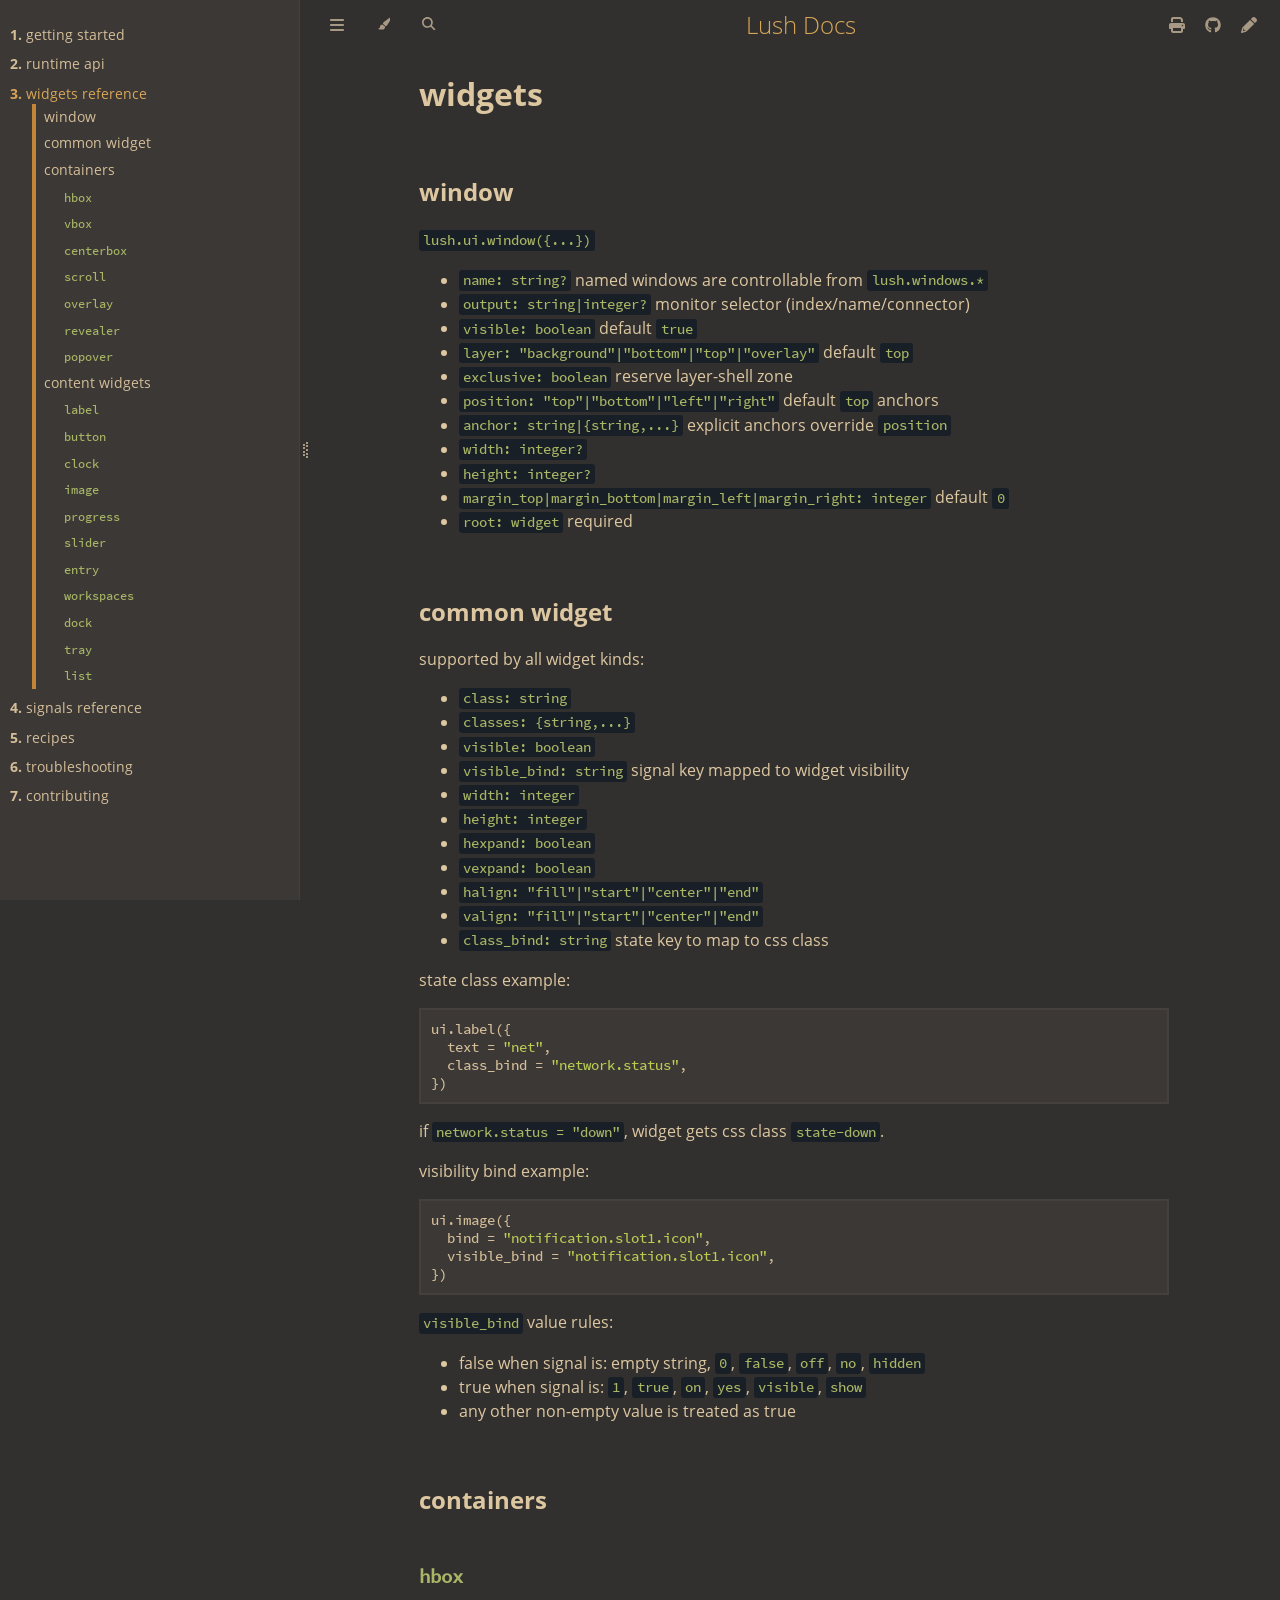
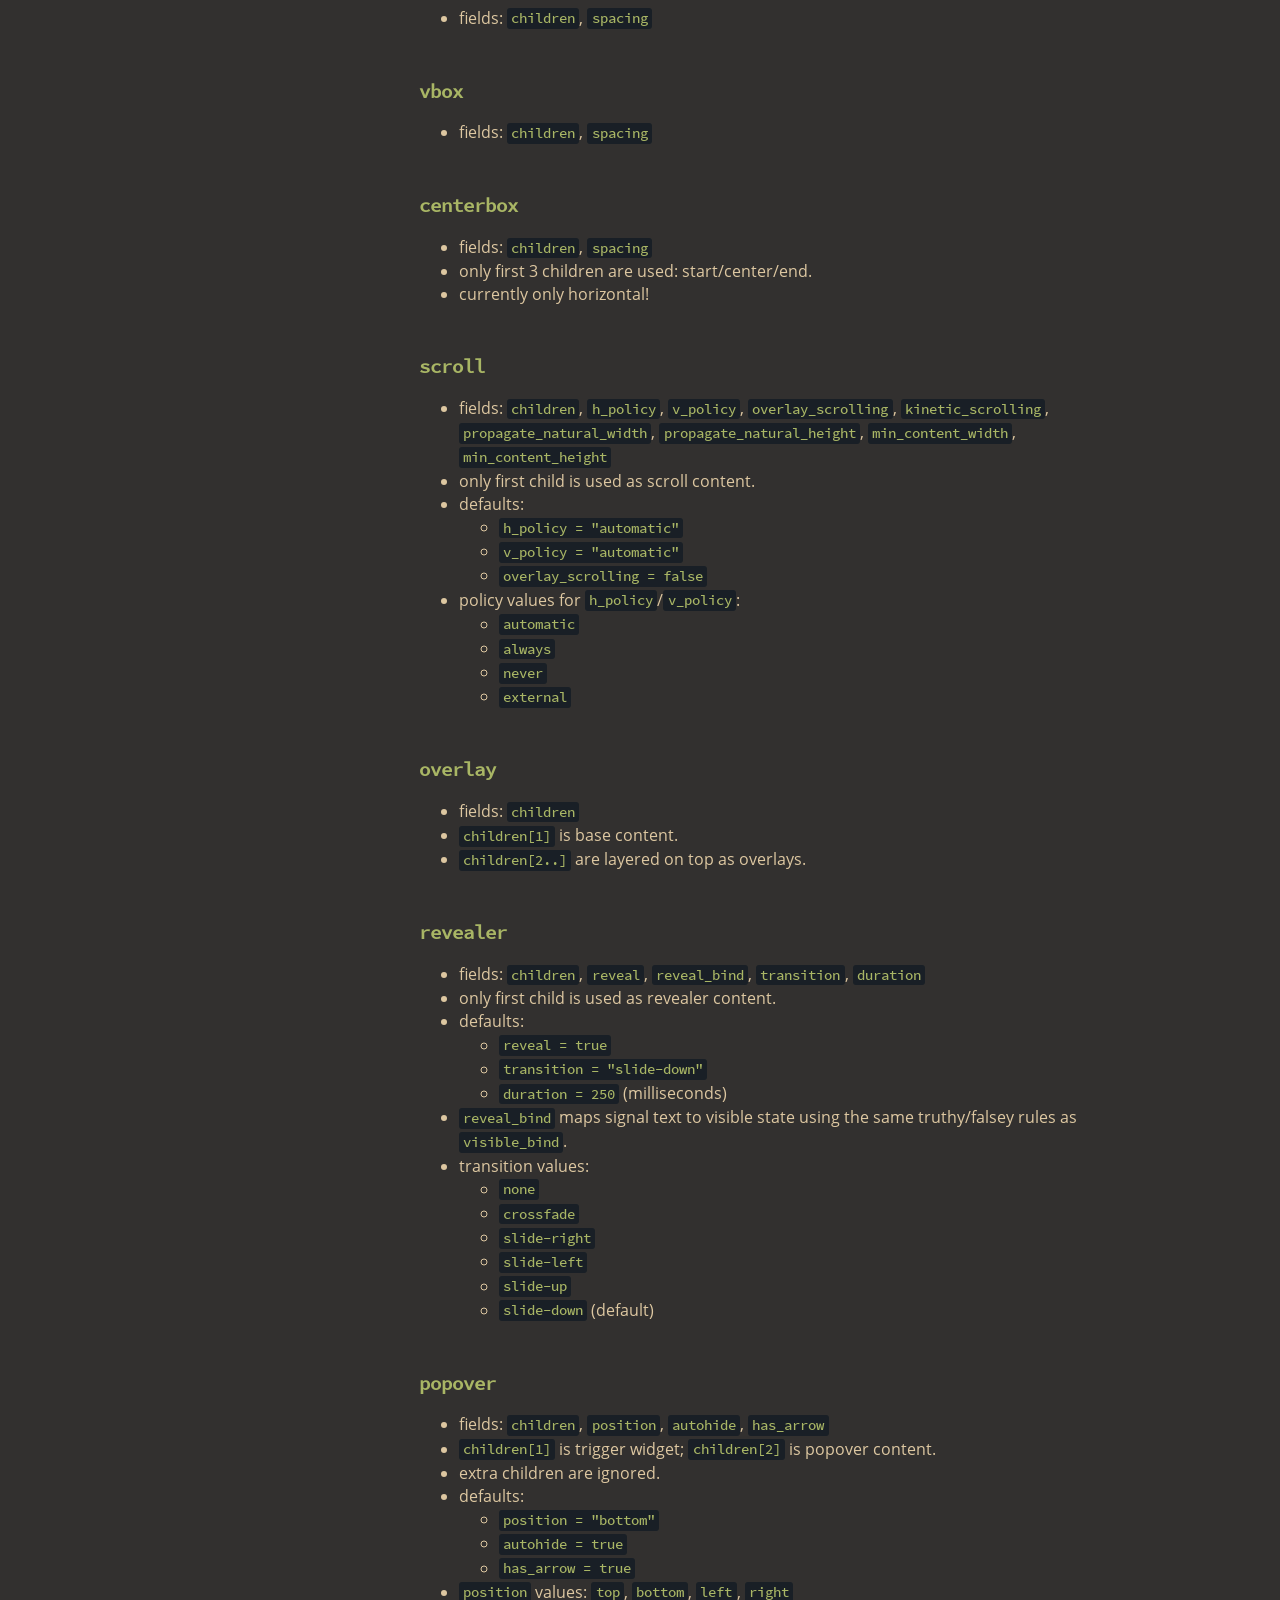
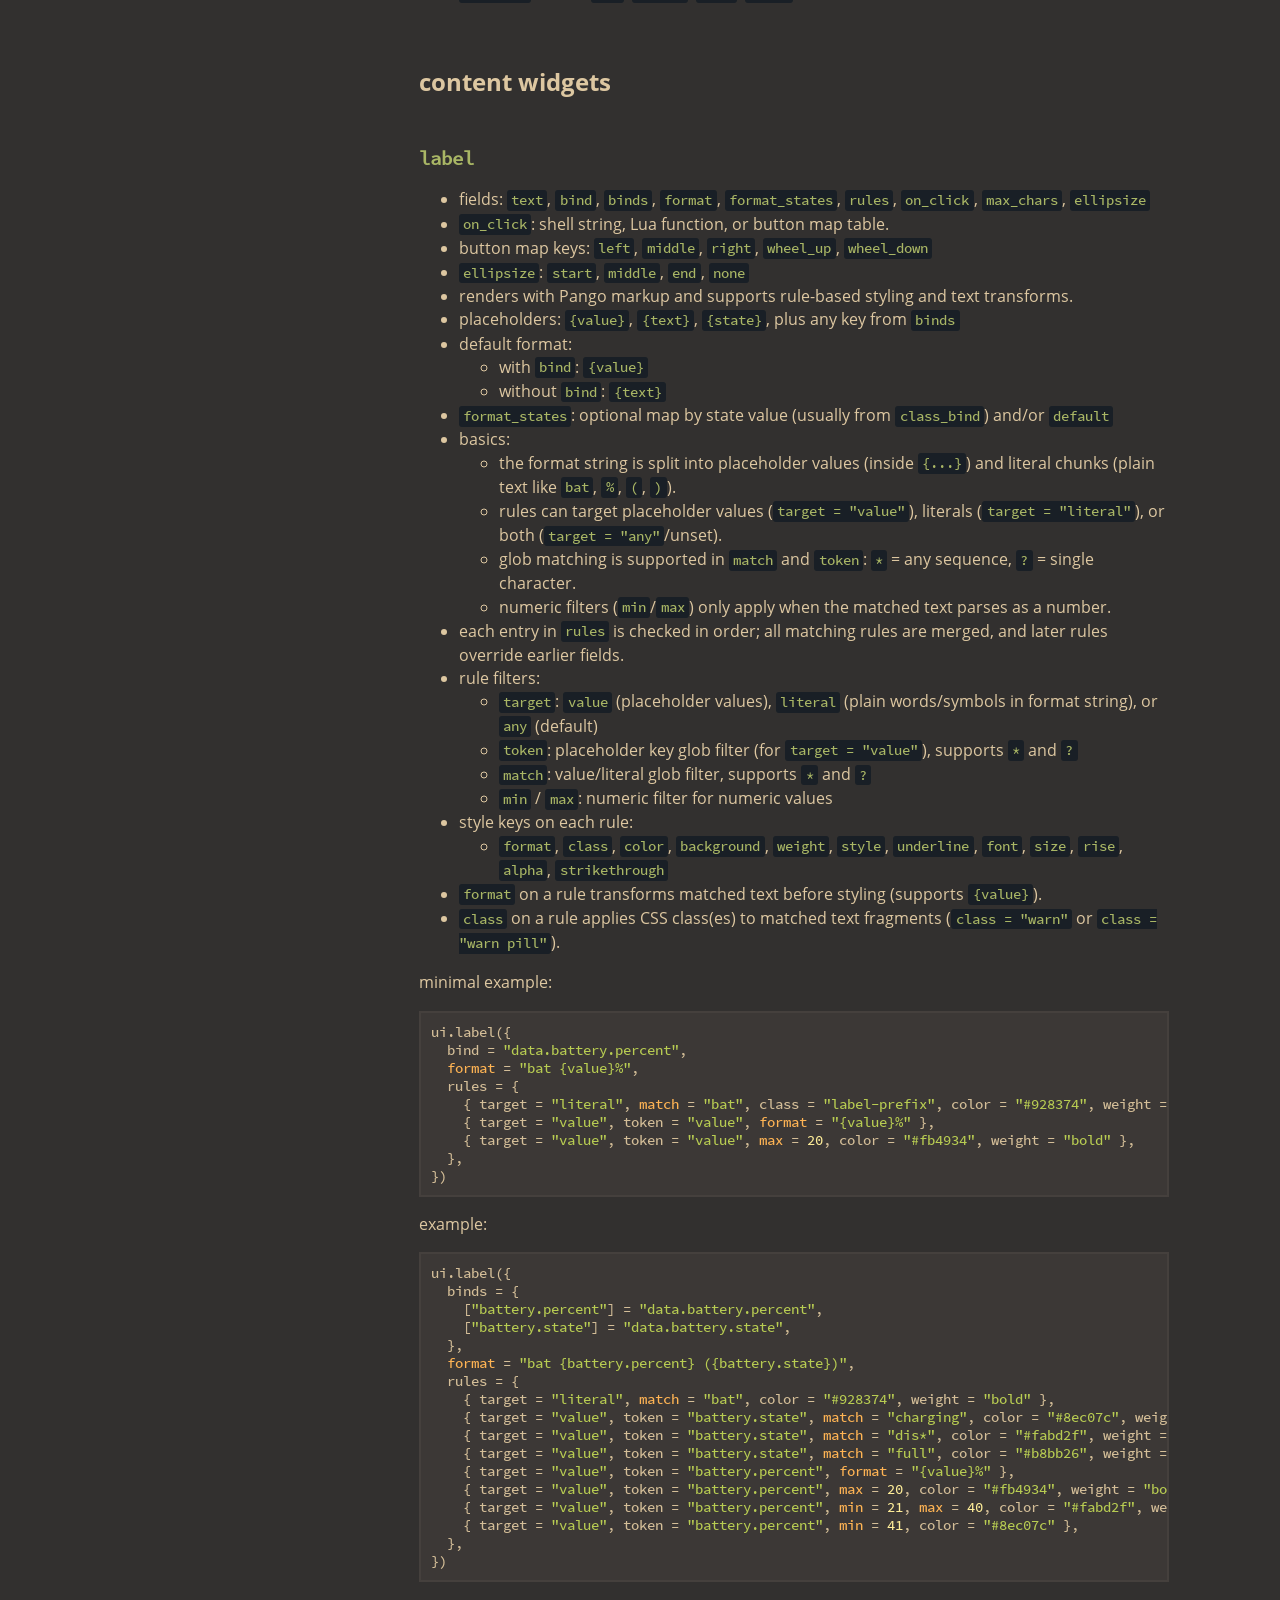
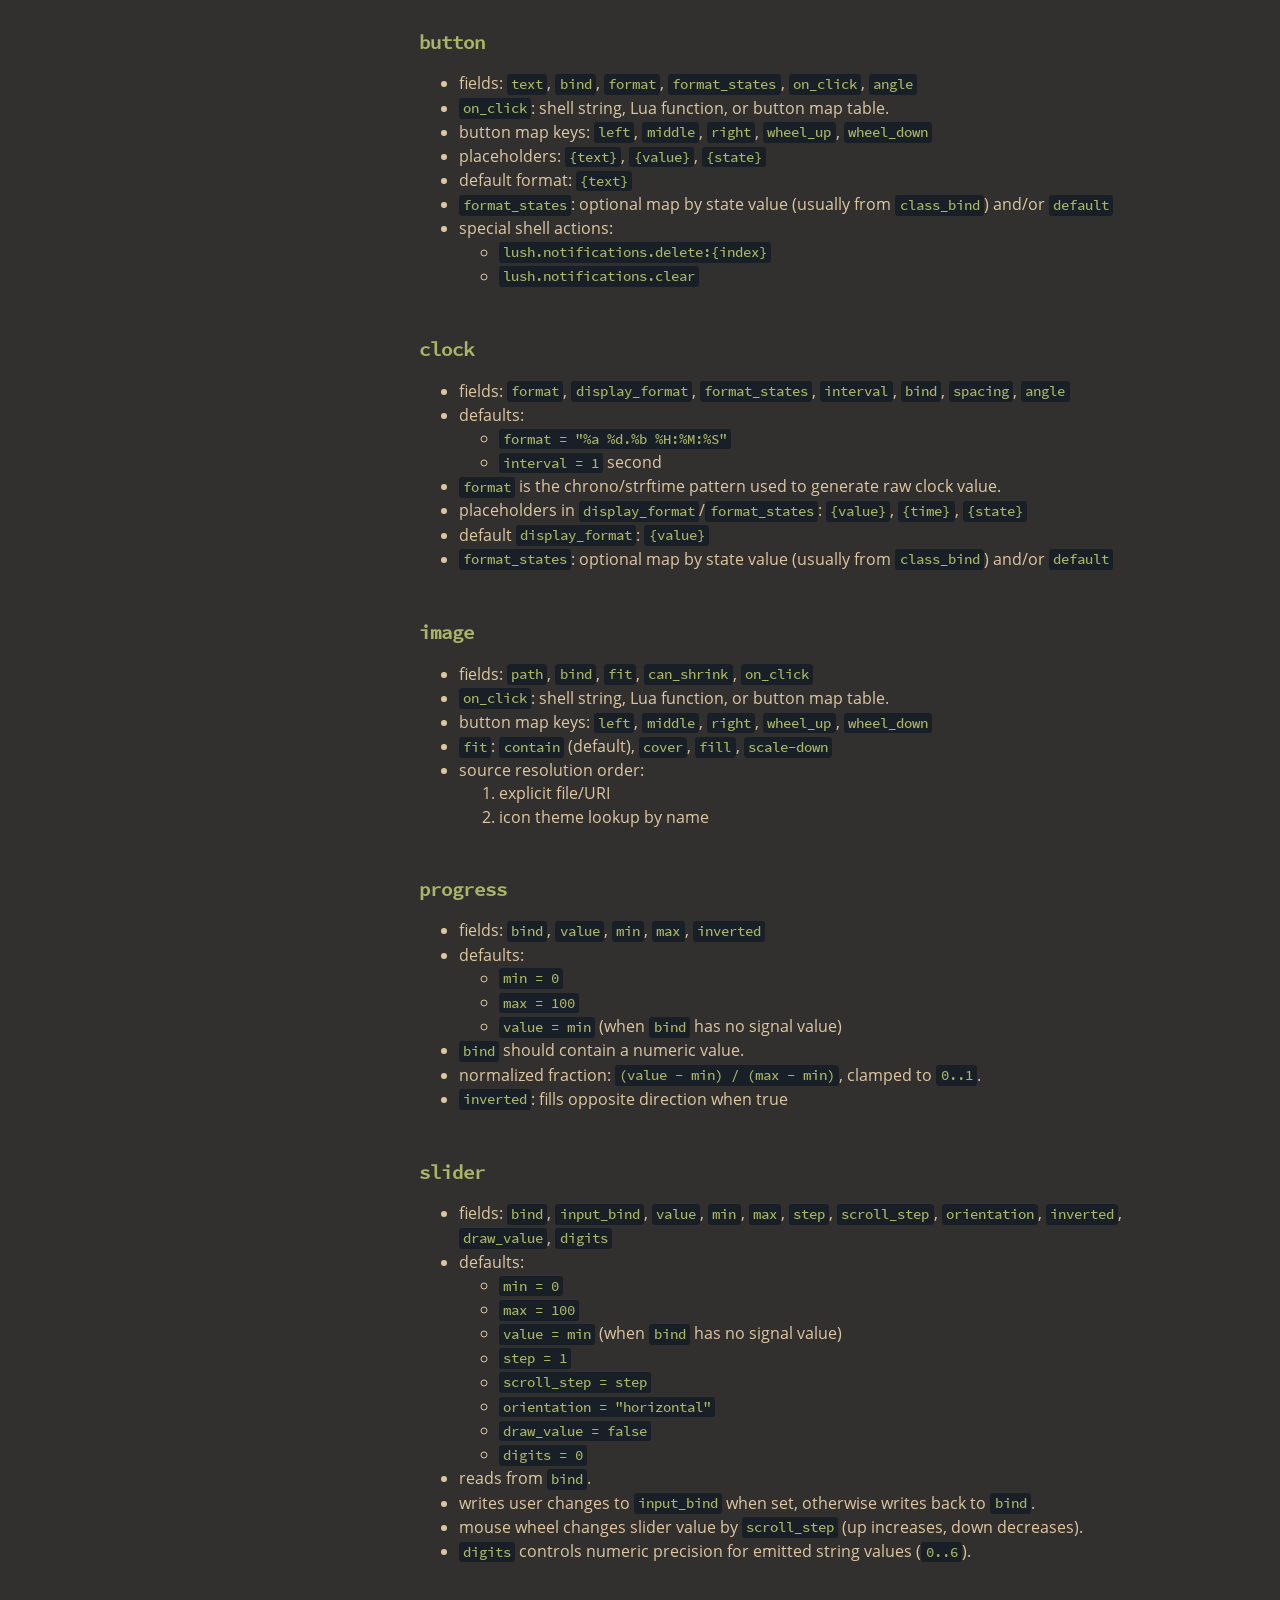
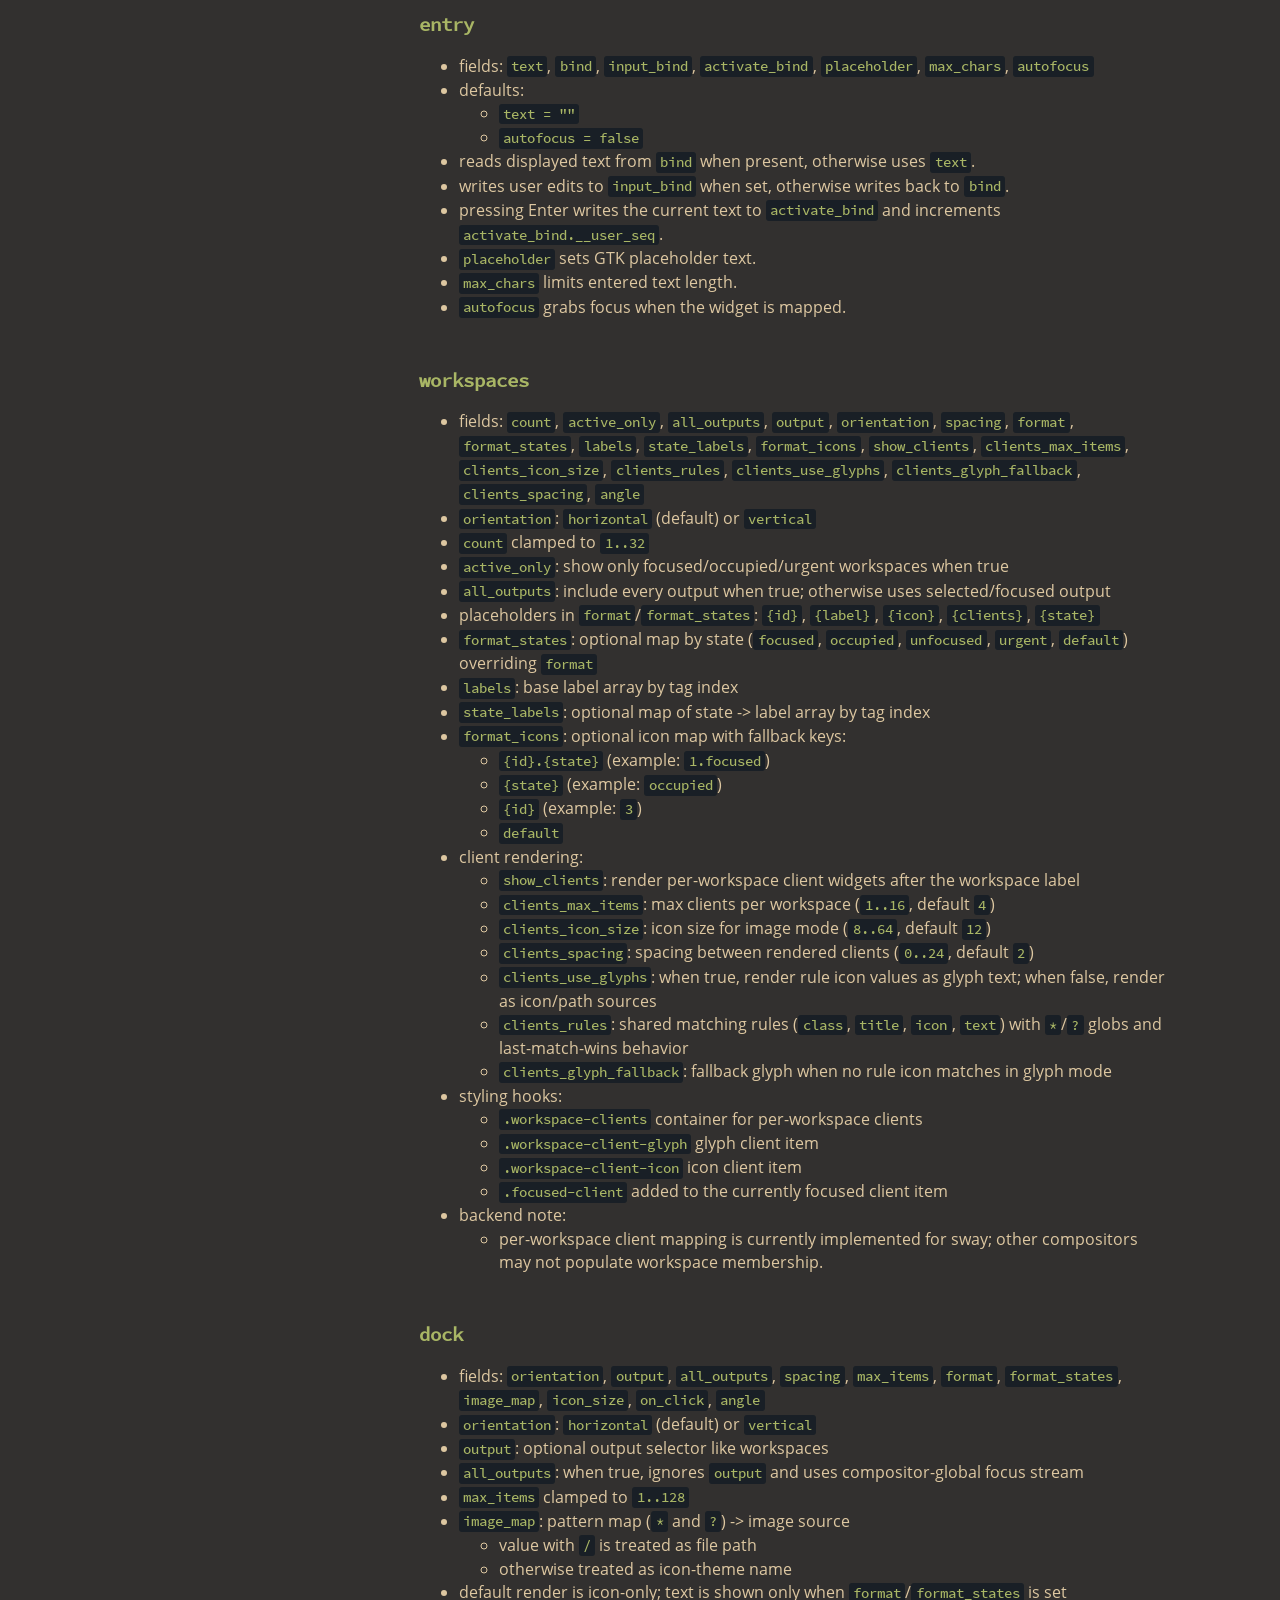
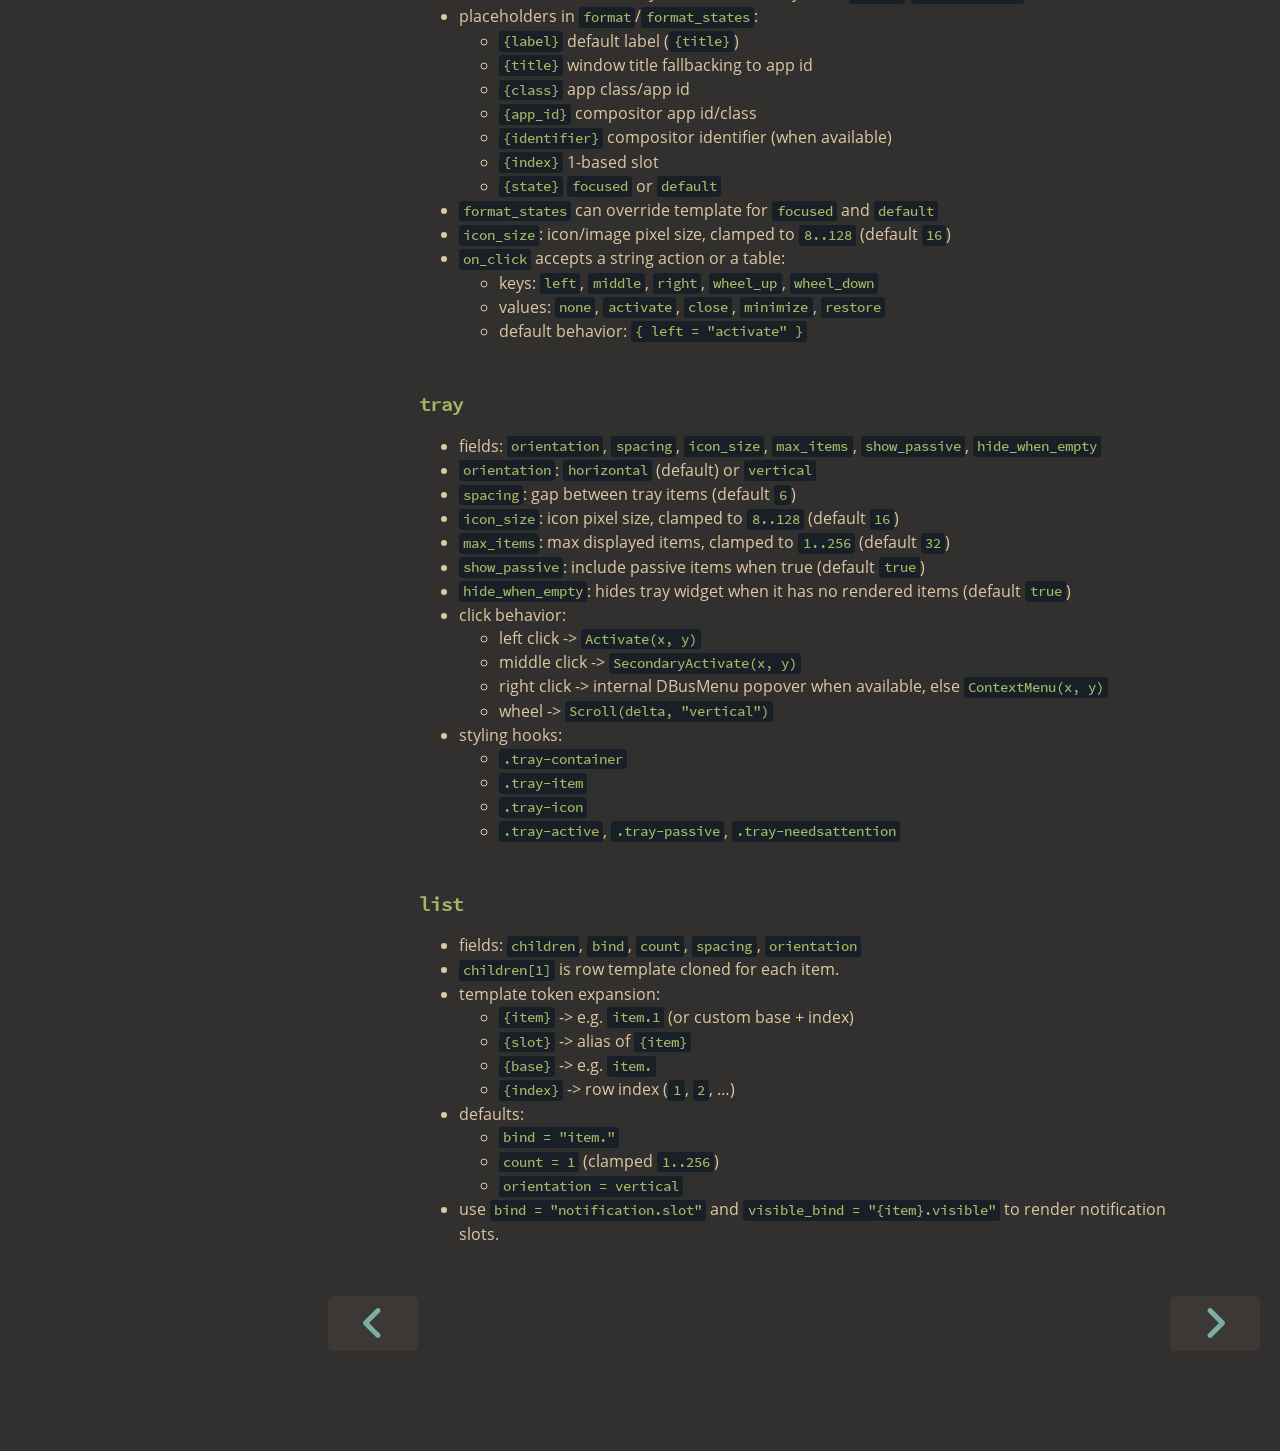
<file: widgets.html>
<!DOCTYPE HTML>
<html lang="en" class="ayu sidebar-visible" dir="ltr">
    <head>
        <!-- Book generated using mdBook -->
        <meta charset="UTF-8">
        <title>widgets reference - Lush Docs</title>


        <!-- Custom HTML head -->

        <meta name="description" content="Documentation for configuring and extending Lush.">
        <meta name="viewport" content="width=device-width, initial-scale=1">
        <meta name="theme-color" content="#ffffff">

        <link rel="icon" href="favicon-de23e50b.svg">
        <link rel="shortcut icon" href="favicon-8114d1fc.png">
        <link rel="stylesheet" href="css/variables-8adf115d.css">
        <link rel="stylesheet" href="css/general-2459343d.css">
        <link rel="stylesheet" href="css/chrome-ae938929.css">
        <link rel="stylesheet" href="css/print-9e4910d8.css" media="print">

        <!-- Fonts -->
        <link rel="stylesheet" href="fonts/fonts-9644e21d.css">

        <!-- Highlight.js Stylesheets -->
        <link rel="stylesheet" id="mdbook-highlight-css" href="highlight-493f70e1.css">
        <link rel="stylesheet" id="mdbook-tomorrow-night-css" href="tomorrow-night-4c0ae647.css">
        <link rel="stylesheet" id="mdbook-ayu-highlight-css" href="ayu-highlight-3fdfc3ac.css">

        <!-- Custom theme stylesheets -->
        <link rel="stylesheet" href="theme/gruvbox-805121fd.css">


        <!-- Provide site root and default themes to javascript -->
        <script>
            const path_to_root = "";
            const default_light_theme = "ayu";
            const default_dark_theme = "ayu";
            window.path_to_searchindex_js = "searchindex-1424e2ea.js";
        </script>
        <!-- Start loading toc.js asap -->
        <script src="toc-f777d35e.js"></script>
    </head>
    <body>
    <div id="mdbook-help-container">
        <div id="mdbook-help-popup">
            <h2 class="mdbook-help-title">Keyboard shortcuts</h2>
            <div>
                <p>Press <kbd>←</kbd> or <kbd>→</kbd> to navigate between chapters</p>
                <p>Press <kbd>S</kbd> or <kbd>/</kbd> to search in the book</p>
                <p>Press <kbd>?</kbd> to show this help</p>
                <p>Press <kbd>Esc</kbd> to hide this help</p>
            </div>
        </div>
    </div>
    <div id="mdbook-body-container">
        <!-- Work around some values being stored in localStorage wrapped in quotes -->
        <script>
            try {
                let theme = localStorage.getItem('mdbook-theme');
                let sidebar = localStorage.getItem('mdbook-sidebar');

                if (theme.startsWith('"') && theme.endsWith('"')) {
                    localStorage.setItem('mdbook-theme', theme.slice(1, theme.length - 1));
                }

                if (sidebar.startsWith('"') && sidebar.endsWith('"')) {
                    localStorage.setItem('mdbook-sidebar', sidebar.slice(1, sidebar.length - 1));
                }
            } catch (e) { }
        </script>

        <!-- Set the theme before any content is loaded, prevents flash -->
        <script>
            const default_theme = window.matchMedia("(prefers-color-scheme: dark)").matches ? default_dark_theme : default_light_theme;
            let theme;
            try { theme = localStorage.getItem('mdbook-theme'); } catch(e) { }
            if (theme === null || theme === undefined) { theme = default_theme; }
            const html = document.documentElement;
            html.classList.remove('ayu')
            html.classList.add(theme);
            html.classList.add("js");
        </script>

        <input type="checkbox" id="mdbook-sidebar-toggle-anchor" class="hidden">

        <!-- Hide / unhide sidebar before it is displayed -->
        <script>
            let sidebar = null;
            const sidebar_toggle = document.getElementById("mdbook-sidebar-toggle-anchor");
            if (document.body.clientWidth >= 1080) {
                try { sidebar = localStorage.getItem('mdbook-sidebar'); } catch(e) { }
                sidebar = sidebar || 'visible';
            } else {
                sidebar = 'hidden';
                sidebar_toggle.checked = false;
            }
            if (sidebar === 'visible') {
                sidebar_toggle.checked = true;
            } else {
                html.classList.remove('sidebar-visible');
            }
        </script>

        <nav id="mdbook-sidebar" class="sidebar" aria-label="Table of contents">
            <!-- populated by js -->
            <mdbook-sidebar-scrollbox class="sidebar-scrollbox"></mdbook-sidebar-scrollbox>
            <noscript>
                <iframe class="sidebar-iframe-outer" src="toc.html"></iframe>
            </noscript>
            <div id="mdbook-sidebar-resize-handle" class="sidebar-resize-handle">
                <div class="sidebar-resize-indicator"></div>
            </div>
        </nav>

        <div id="mdbook-page-wrapper" class="page-wrapper">

            <div class="page">
                <div id="mdbook-menu-bar-hover-placeholder"></div>
                <div id="mdbook-menu-bar" class="menu-bar sticky">
                    <div class="left-buttons">
                        <label id="mdbook-sidebar-toggle" class="icon-button" for="mdbook-sidebar-toggle-anchor" title="Toggle Table of Contents" aria-label="Toggle Table of Contents" aria-controls="mdbook-sidebar">
                            <span class=fa-svg><svg xmlns="http://www.w3.org/2000/svg" viewBox="0 0 448 512"><!--! Font Awesome Free 6.2.0 by @fontawesome - https://fontawesome.com License - https://fontawesome.com/license/free (Icons: CC BY 4.0, Fonts: SIL OFL 1.1, Code: MIT License) Copyright 2022 Fonticons, Inc. --><path d="M0 96C0 78.3 14.3 64 32 64H416c17.7 0 32 14.3 32 32s-14.3 32-32 32H32C14.3 128 0 113.7 0 96zM0 256c0-17.7 14.3-32 32-32H416c17.7 0 32 14.3 32 32s-14.3 32-32 32H32c-17.7 0-32-14.3-32-32zM448 416c0 17.7-14.3 32-32 32H32c-17.7 0-32-14.3-32-32s14.3-32 32-32H416c17.7 0 32 14.3 32 32z"/></svg></span>
                        </label>
                        <button id="mdbook-theme-toggle" class="icon-button" type="button" title="Change theme" aria-label="Change theme" aria-haspopup="true" aria-expanded="false" aria-controls="mdbook-theme-list">
                            <span class=fa-svg><svg xmlns="http://www.w3.org/2000/svg" viewBox="0 0 576 512"><!--! Font Awesome Free 6.2.0 by @fontawesome - https://fontawesome.com License - https://fontawesome.com/license/free (Icons: CC BY 4.0, Fonts: SIL OFL 1.1, Code: MIT License) Copyright 2022 Fonticons, Inc. --><path d="M371.3 367.1c27.3-3.9 51.9-19.4 67.2-42.9L600.2 74.1c12.6-19.5 9.4-45.3-7.6-61.2S549.7-4.4 531.1 9.6L294.4 187.2c-24 18-38.2 46.1-38.4 76.1L371.3 367.1zm-19.6 25.4l-116-104.4C175.9 290.3 128 339.6 128 400c0 3.9 .2 7.8 .6 11.6c1.8 17.5-10.2 36.4-27.8 36.4H96c-17.7 0-32 14.3-32 32s14.3 32 32 32H240c61.9 0 112-50.1 112-112c0-2.5-.1-5-.2-7.5z"/></svg></span>
                        </button>
                        <ul id="mdbook-theme-list" class="theme-popup" aria-label="Themes" role="menu">
                            <li role="none"><button role="menuitem" class="theme" id="mdbook-theme-default_theme">Auto</button></li>
                            <li role="none"><button role="menuitem" class="theme" id="mdbook-theme-light">Light</button></li>
                            <li role="none"><button role="menuitem" class="theme" id="mdbook-theme-rust">Rust</button></li>
                            <li role="none"><button role="menuitem" class="theme" id="mdbook-theme-coal">Coal</button></li>
                            <li role="none"><button role="menuitem" class="theme" id="mdbook-theme-navy">Navy</button></li>
                            <li role="none"><button role="menuitem" class="theme" id="mdbook-theme-ayu">Ayu</button></li>
                        </ul>
                        <button id="mdbook-search-toggle" class="icon-button" type="button" title="Search (`/`)" aria-label="Toggle Searchbar" aria-expanded="false" aria-keyshortcuts="/ s" aria-controls="mdbook-searchbar">
                            <span class=fa-svg><svg xmlns="http://www.w3.org/2000/svg" viewBox="0 0 512 512"><!--! Font Awesome Free 6.2.0 by @fontawesome - https://fontawesome.com License - https://fontawesome.com/license/free (Icons: CC BY 4.0, Fonts: SIL OFL 1.1, Code: MIT License) Copyright 2022 Fonticons, Inc. --><path d="M416 208c0 45.9-14.9 88.3-40 122.7L502.6 457.4c12.5 12.5 12.5 32.8 0 45.3s-32.8 12.5-45.3 0L330.7 376c-34.4 25.2-76.8 40-122.7 40C93.1 416 0 322.9 0 208S93.1 0 208 0S416 93.1 416 208zM208 352c79.5 0 144-64.5 144-144s-64.5-144-144-144S64 128.5 64 208s64.5 144 144 144z"/></svg></span>
                        </button>
                    </div>

                    <h1 class="menu-title">Lush Docs</h1>

                    <div class="right-buttons">
                        <a href="print.html" title="Print this book" aria-label="Print this book">
                            <span class=fa-svg id="print-button"><svg xmlns="http://www.w3.org/2000/svg" viewBox="0 0 512 512"><!--! Font Awesome Free 6.2.0 by @fontawesome - https://fontawesome.com License - https://fontawesome.com/license/free (Icons: CC BY 4.0, Fonts: SIL OFL 1.1, Code: MIT License) Copyright 2022 Fonticons, Inc. --><path d="M128 0C92.7 0 64 28.7 64 64v96h64V64H354.7L384 93.3V160h64V93.3c0-17-6.7-33.3-18.7-45.3L400 18.7C388 6.7 371.7 0 354.7 0H128zM384 352v32 64H128V384 368 352H384zm64 32h32c17.7 0 32-14.3 32-32V256c0-35.3-28.7-64-64-64H64c-35.3 0-64 28.7-64 64v96c0 17.7 14.3 32 32 32H64v64c0 35.3 28.7 64 64 64H384c35.3 0 64-28.7 64-64V384zm-16-88c-13.3 0-24-10.7-24-24s10.7-24 24-24s24 10.7 24 24s-10.7 24-24 24z"/></svg></span>
                        </a>
                        <a href="https://github.com/yrwq/lush" title="Git repository" aria-label="Git repository">
                            <span class=fa-svg><svg xmlns="http://www.w3.org/2000/svg" viewBox="0 0 496 512"><!--! Font Awesome Free 6.2.0 by @fontawesome - https://fontawesome.com License - https://fontawesome.com/license/free (Icons: CC BY 4.0, Fonts: SIL OFL 1.1, Code: MIT License) Copyright 2022 Fonticons, Inc. --><path d="M165.9 397.4c0 2-2.3 3.6-5.2 3.6-3.3.3-5.6-1.3-5.6-3.6 0-2 2.3-3.6 5.2-3.6 3-.3 5.6 1.3 5.6 3.6zm-31.1-4.5c-.7 2 1.3 4.3 4.3 4.9 2.6 1 5.6 0 6.2-2s-1.3-4.3-4.3-5.2c-2.6-.7-5.5.3-6.2 2.3zm44.2-1.7c-2.9.7-4.9 2.6-4.6 4.9.3 2 2.9 3.3 5.9 2.6 2.9-.7 4.9-2.6 4.6-4.6-.3-1.9-3-3.2-5.9-2.9zM244.8 8C106.1 8 0 113.3 0 252c0 110.9 69.8 205.8 169.5 239.2 12.8 2.3 17.3-5.6 17.3-12.1 0-6.2-.3-40.4-.3-61.4 0 0-70 15-84.7-29.8 0 0-11.4-29.1-27.8-36.6 0 0-22.9-15.7 1.6-15.4 0 0 24.9 2 38.6 25.8 21.9 38.6 58.6 27.5 72.9 20.9 2.3-16 8.8-27.1 16-33.7-55.9-6.2-112.3-14.3-112.3-110.5 0-27.5 7.6-41.3 23.6-58.9-2.6-6.5-11.1-33.3 2.6-67.9 20.9-6.5 69 27 69 27 20-5.6 41.5-8.5 62.8-8.5s42.8 2.9 62.8 8.5c0 0 48.1-33.6 69-27 13.7 34.7 5.2 61.4 2.6 67.9 16 17.7 25.8 31.5 25.8 58.9 0 96.5-58.9 104.2-114.8 110.5 9.2 7.9 17 22.9 17 46.4 0 33.7-.3 75.4-.3 83.6 0 6.5 4.6 14.4 17.3 12.1C428.2 457.8 496 362.9 496 252 496 113.3 383.5 8 244.8 8zM97.2 352.9c-1.3 1-1 3.3.7 5.2 1.6 1.6 3.9 2.3 5.2 1 1.3-1 1-3.3-.7-5.2-1.6-1.6-3.9-2.3-5.2-1zm-10.8-8.1c-.7 1.3.3 2.9 2.3 3.9 1.6 1 3.6.7 4.3-.7.7-1.3-.3-2.9-2.3-3.9-2-.6-3.6-.3-4.3.7zm32.4 35.6c-1.6 1.3-1 4.3 1.3 6.2 2.3 2.3 5.2 2.6 6.5 1 1.3-1.3.7-4.3-1.3-6.2-2.2-2.3-5.2-2.6-6.5-1zm-11.4-14.7c-1.6 1-1.6 3.6 0 5.9 1.6 2.3 4.3 3.3 5.6 2.3 1.6-1.3 1.6-3.9 0-6.2-1.4-2.3-4-3.3-5.6-2z"/></svg></span>
                        </a>
                        <a href="https://github.com/yrwq/lush/edit/main/docs/src/widgets.md" title="Suggest an edit" aria-label="Suggest an edit" rel="edit">
                            <span class=fa-svg id="git-edit-button"><svg xmlns="http://www.w3.org/2000/svg" viewBox="0 0 512 512"><!--! Font Awesome Free 6.2.0 by @fontawesome - https://fontawesome.com License - https://fontawesome.com/license/free (Icons: CC BY 4.0, Fonts: SIL OFL 1.1, Code: MIT License) Copyright 2022 Fonticons, Inc. --><path d="M421.7 220.3l-11.3 11.3-22.6 22.6-205 205c-6.6 6.6-14.8 11.5-23.8 14.1L30.8 511c-8.4 2.5-17.5 .2-23.7-6.1S-1.5 489.7 1 481.2L38.7 353.1c2.6-9 7.5-17.2 14.1-23.8l205-205 22.6-22.6 11.3-11.3 33.9 33.9 62.1 62.1 33.9 33.9zM96 353.9l-9.3 9.3c-.9 .9-1.6 2.1-2 3.4l-25.3 86 86-25.3c1.3-.4 2.5-1.1 3.4-2l9.3-9.3H112c-8.8 0-16-7.2-16-16V353.9zM453.3 19.3l39.4 39.4c25 25 25 65.5 0 90.5l-14.5 14.5-22.6 22.6-11.3 11.3-33.9-33.9-62.1-62.1L314.3 67.7l11.3-11.3 22.6-22.6 14.5-14.5c25-25 65.5-25 90.5 0z"/></svg></span>
                        </a>

                    </div>
                </div>

                <div id="mdbook-search-wrapper" class="hidden">
                    <form id="mdbook-searchbar-outer" class="searchbar-outer">
                        <div class="search-wrapper">
                            <input type="search" id="mdbook-searchbar" name="searchbar" placeholder="Search this book ..." aria-controls="mdbook-searchresults-outer" aria-describedby="searchresults-header">
                            <div class="spinner-wrapper">
                                <span class=fa-svg id="fa-spin"><svg xmlns="http://www.w3.org/2000/svg" viewBox="0 0 512 512"><!--! Font Awesome Free 6.2.0 by @fontawesome - https://fontawesome.com License - https://fontawesome.com/license/free (Icons: CC BY 4.0, Fonts: SIL OFL 1.1, Code: MIT License) Copyright 2022 Fonticons, Inc. --><path d="M304 48c0-26.5-21.5-48-48-48s-48 21.5-48 48s21.5 48 48 48s48-21.5 48-48zm0 416c0-26.5-21.5-48-48-48s-48 21.5-48 48s21.5 48 48 48s48-21.5 48-48zM48 304c26.5 0 48-21.5 48-48s-21.5-48-48-48s-48 21.5-48 48s21.5 48 48 48zm464-48c0-26.5-21.5-48-48-48s-48 21.5-48 48s21.5 48 48 48s48-21.5 48-48zM142.9 437c18.7-18.7 18.7-49.1 0-67.9s-49.1-18.7-67.9 0s-18.7 49.1 0 67.9s49.1 18.7 67.9 0zm0-294.2c18.7-18.7 18.7-49.1 0-67.9S93.7 56.2 75 75s-18.7 49.1 0 67.9s49.1 18.7 67.9 0zM369.1 437c18.7 18.7 49.1 18.7 67.9 0s18.7-49.1 0-67.9s-49.1-18.7-67.9 0s-18.7 49.1 0 67.9z"/></svg></span>
                            </div>
                        </div>
                    </form>
                    <div id="mdbook-searchresults-outer" class="searchresults-outer hidden">
                        <div id="mdbook-searchresults-header" class="searchresults-header"></div>
                        <ul id="mdbook-searchresults">
                        </ul>
                    </div>
                </div>

                <!-- Apply ARIA attributes after the sidebar and the sidebar toggle button are added to the DOM -->
                <script>
                    document.getElementById('mdbook-sidebar-toggle').setAttribute('aria-expanded', sidebar === 'visible');
                    document.getElementById('mdbook-sidebar').setAttribute('aria-hidden', sidebar !== 'visible');
                    Array.from(document.querySelectorAll('#mdbook-sidebar a')).forEach(function(link) {
                        link.setAttribute('tabIndex', sidebar === 'visible' ? 0 : -1);
                    });
                </script>

                <div id="mdbook-content" class="content">
                    <main>
                        <h1 id="widgets"><a class="header" href="#widgets">widgets</a></h1>
<h2 id="window"><a class="header" href="#window">window</a></h2>
<p><code>lush.ui.window({...})</code></p>
<ul>
<li><code>name: string?</code> named windows are controllable from <code>lush.windows.*</code></li>
<li><code>output: string|integer?</code> monitor selector (index/name/connector)</li>
<li><code>visible: boolean</code> default <code>true</code></li>
<li><code>layer: "background"|"bottom"|"top"|"overlay"</code> default <code>top</code></li>
<li><code>exclusive: boolean</code> reserve layer-shell zone</li>
<li><code>position: "top"|"bottom"|"left"|"right"</code> default <code>top</code> anchors</li>
<li><code>anchor: string|{string,...}</code> explicit anchors override <code>position</code></li>
<li><code>width: integer?</code></li>
<li><code>height: integer?</code></li>
<li><code>margin_top|margin_bottom|margin_left|margin_right: integer</code> default <code>0</code></li>
<li><code>root: widget</code> required</li>
</ul>
<h2 id="common-widget"><a class="header" href="#common-widget">common widget</a></h2>
<p>supported by all widget kinds:</p>
<ul>
<li><code>class: string</code></li>
<li><code>classes: {string,...}</code></li>
<li><code>visible: boolean</code></li>
<li><code>visible_bind: string</code> signal key mapped to widget visibility</li>
<li><code>width: integer</code></li>
<li><code>height: integer</code></li>
<li><code>hexpand: boolean</code></li>
<li><code>vexpand: boolean</code></li>
<li><code>halign: "fill"|"start"|"center"|"end"</code></li>
<li><code>valign: "fill"|"start"|"center"|"end"</code></li>
<li><code>class_bind: string</code> state key to map to css class</li>
</ul>
<p>state class example:</p>
<pre><code class="language-lua">ui.label({
  text = "net",
  class_bind = "network.status",
})
</code></pre>
<p>if <code>network.status = "down"</code>, widget gets css class <code>state-down</code>.</p>
<p>visibility bind example:</p>
<pre><code class="language-lua">ui.image({
  bind = "notification.slot1.icon",
  visible_bind = "notification.slot1.icon",
})
</code></pre>
<p><code>visible_bind</code> value rules:</p>
<ul>
<li>false when signal is: empty string, <code>0</code>, <code>false</code>, <code>off</code>, <code>no</code>, <code>hidden</code></li>
<li>true when signal is: <code>1</code>, <code>true</code>, <code>on</code>, <code>yes</code>, <code>visible</code>, <code>show</code></li>
<li>any other non-empty value is treated as true</li>
</ul>
<h2 id="containers"><a class="header" href="#containers">containers</a></h2>
<h3 id="hbox"><a class="header" href="#hbox"><code>hbox</code></a></h3>
<ul>
<li>fields: <code>children</code>, <code>spacing</code></li>
</ul>
<h3 id="vbox"><a class="header" href="#vbox"><code>vbox</code></a></h3>
<ul>
<li>fields: <code>children</code>, <code>spacing</code></li>
</ul>
<h3 id="centerbox"><a class="header" href="#centerbox"><code>centerbox</code></a></h3>
<ul>
<li>fields: <code>children</code>, <code>spacing</code></li>
<li>only first 3 children are used: start/center/end.</li>
<li>currently only horizontal!</li>
</ul>
<h3 id="scroll"><a class="header" href="#scroll"><code>scroll</code></a></h3>
<ul>
<li>fields: <code>children</code>, <code>h_policy</code>, <code>v_policy</code>, <code>overlay_scrolling</code>, <code>kinetic_scrolling</code>, <code>propagate_natural_width</code>, <code>propagate_natural_height</code>, <code>min_content_width</code>, <code>min_content_height</code></li>
<li>only first child is used as scroll content.</li>
<li>defaults:
<ul>
<li><code>h_policy = "automatic"</code></li>
<li><code>v_policy = "automatic"</code></li>
<li><code>overlay_scrolling = false</code></li>
</ul>
</li>
<li>policy values for <code>h_policy</code>/<code>v_policy</code>:
<ul>
<li><code>automatic</code></li>
<li><code>always</code></li>
<li><code>never</code></li>
<li><code>external</code></li>
</ul>
</li>
</ul>
<h3 id="overlay"><a class="header" href="#overlay"><code>overlay</code></a></h3>
<ul>
<li>fields: <code>children</code></li>
<li><code>children[1]</code> is base content.</li>
<li><code>children[2..]</code> are layered on top as overlays.</li>
</ul>
<h3 id="revealer"><a class="header" href="#revealer"><code>revealer</code></a></h3>
<ul>
<li>fields: <code>children</code>, <code>reveal</code>, <code>reveal_bind</code>, <code>transition</code>, <code>duration</code></li>
<li>only first child is used as revealer content.</li>
<li>defaults:
<ul>
<li><code>reveal = true</code></li>
<li><code>transition = "slide-down"</code></li>
<li><code>duration = 250</code> (milliseconds)</li>
</ul>
</li>
<li><code>reveal_bind</code> maps signal text to visible state using the same truthy/falsey rules as <code>visible_bind</code>.</li>
<li>transition values:
<ul>
<li><code>none</code></li>
<li><code>crossfade</code></li>
<li><code>slide-right</code></li>
<li><code>slide-left</code></li>
<li><code>slide-up</code></li>
<li><code>slide-down</code> (default)</li>
</ul>
</li>
</ul>
<h3 id="popover"><a class="header" href="#popover"><code>popover</code></a></h3>
<ul>
<li>fields: <code>children</code>, <code>position</code>, <code>autohide</code>, <code>has_arrow</code></li>
<li><code>children[1]</code> is trigger widget; <code>children[2]</code> is popover content.</li>
<li>extra children are ignored.</li>
<li>defaults:
<ul>
<li><code>position = "bottom"</code></li>
<li><code>autohide = true</code></li>
<li><code>has_arrow = true</code></li>
</ul>
</li>
<li><code>position</code> values: <code>top</code>, <code>bottom</code>, <code>left</code>, <code>right</code></li>
</ul>
<h2 id="content-widgets"><a class="header" href="#content-widgets">content widgets</a></h2>
<h3 id="label"><a class="header" href="#label"><code>label</code></a></h3>
<ul>
<li>fields: <code>text</code>, <code>bind</code>, <code>binds</code>, <code>format</code>, <code>format_states</code>, <code>rules</code>, <code>on_click</code>, <code>max_chars</code>, <code>ellipsize</code></li>
<li><code>on_click</code>: shell string, Lua function, or button map table.</li>
<li>button map keys: <code>left</code>, <code>middle</code>, <code>right</code>, <code>wheel_up</code>, <code>wheel_down</code></li>
<li><code>ellipsize</code>: <code>start</code>, <code>middle</code>, <code>end</code>, <code>none</code></li>
<li>renders with Pango markup and supports rule-based styling and text transforms.</li>
<li>placeholders: <code>{value}</code>, <code>{text}</code>, <code>{state}</code>, plus any key from <code>binds</code></li>
<li>default format:
<ul>
<li>with <code>bind</code>: <code>{value}</code></li>
<li>without <code>bind</code>: <code>{text}</code></li>
</ul>
</li>
<li><code>format_states</code>: optional map by state value (usually from <code>class_bind</code>) and/or <code>default</code></li>
<li>basics:
<ul>
<li>the format string is split into placeholder values (inside <code>{...}</code>) and literal chunks (plain text like <code>bat</code>, <code>%</code>, <code>(</code>, <code>)</code>).</li>
<li>rules can target placeholder values (<code>target = "value"</code>), literals (<code>target = "literal"</code>), or both (<code>target = "any"</code>/unset).</li>
<li>glob matching is supported in <code>match</code> and <code>token</code>: <code>*</code> = any sequence, <code>?</code> = single character.</li>
<li>numeric filters (<code>min</code>/<code>max</code>) only apply when the matched text parses as a number.</li>
</ul>
</li>
<li>each entry in <code>rules</code> is checked in order; all matching rules are merged, and later rules override earlier fields.</li>
<li>rule filters:
<ul>
<li><code>target</code>: <code>value</code> (placeholder values), <code>literal</code> (plain words/symbols in format string), or <code>any</code> (default)</li>
<li><code>token</code>: placeholder key glob filter (for <code>target = "value"</code>), supports <code>*</code> and <code>?</code></li>
<li><code>match</code>: value/literal glob filter, supports <code>*</code> and <code>?</code></li>
<li><code>min</code> / <code>max</code>: numeric filter for numeric values</li>
</ul>
</li>
<li>style keys on each rule:
<ul>
<li><code>format</code>, <code>class</code>, <code>color</code>, <code>background</code>, <code>weight</code>, <code>style</code>, <code>underline</code>, <code>font</code>, <code>size</code>, <code>rise</code>, <code>alpha</code>, <code>strikethrough</code></li>
</ul>
</li>
<li><code>format</code> on a rule transforms matched text before styling (supports <code>{value}</code>).</li>
<li><code>class</code> on a rule applies CSS class(es) to matched text fragments (<code>class = "warn"</code> or <code>class = "warn pill"</code>).</li>
</ul>
<p>minimal example:</p>
<pre><code class="language-lua">ui.label({
  bind = "data.battery.percent",
  format = "bat {value}%",
  rules = {
    { target = "literal", match = "bat", class = "label-prefix", color = "#928374", weight = "bold" },
    { target = "value", token = "value", format = "{value}%" },
    { target = "value", token = "value", max = 20, color = "#fb4934", weight = "bold" },
  },
})
</code></pre>
<p>example:</p>
<pre><code class="language-lua">ui.label({
  binds = {
    ["battery.percent"] = "data.battery.percent",
    ["battery.state"] = "data.battery.state",
  },
  format = "bat {battery.percent} ({battery.state})",
  rules = {
    { target = "literal", match = "bat", color = "#928374", weight = "bold" },
    { target = "value", token = "battery.state", match = "charging", color = "#8ec07c", weight = "bold" },
    { target = "value", token = "battery.state", match = "dis*", color = "#fabd2f", weight = "bold" },
    { target = "value", token = "battery.state", match = "full", color = "#b8bb26", weight = "bold" },
    { target = "value", token = "battery.percent", format = "{value}%" },
    { target = "value", token = "battery.percent", max = 20, color = "#fb4934", weight = "bold" },
    { target = "value", token = "battery.percent", min = 21, max = 40, color = "#fabd2f", weight = "bold" },
    { target = "value", token = "battery.percent", min = 41, color = "#8ec07c" },
  },
})
</code></pre>
<h3 id="button"><a class="header" href="#button"><code>button</code></a></h3>
<ul>
<li>fields: <code>text</code>, <code>bind</code>, <code>format</code>, <code>format_states</code>, <code>on_click</code>, <code>angle</code></li>
<li><code>on_click</code>: shell string, Lua function, or button map table.</li>
<li>button map keys: <code>left</code>, <code>middle</code>, <code>right</code>, <code>wheel_up</code>, <code>wheel_down</code></li>
<li>placeholders: <code>{text}</code>, <code>{value}</code>, <code>{state}</code></li>
<li>default format: <code>{text}</code></li>
<li><code>format_states</code>: optional map by state value (usually from <code>class_bind</code>) and/or <code>default</code></li>
<li>special shell actions:
<ul>
<li><code>lush.notifications.delete:{index}</code></li>
<li><code>lush.notifications.clear</code></li>
</ul>
</li>
</ul>
<h3 id="clock"><a class="header" href="#clock"><code>clock</code></a></h3>
<ul>
<li>fields: <code>format</code>, <code>display_format</code>, <code>format_states</code>, <code>interval</code>, <code>bind</code>, <code>spacing</code>, <code>angle</code></li>
<li>defaults:
<ul>
<li><code>format = "%a %d.%b %H:%M:%S"</code></li>
<li><code>interval = 1</code> second</li>
</ul>
</li>
<li><code>format</code> is the chrono/strftime pattern used to generate raw clock value.</li>
<li>placeholders in <code>display_format</code>/<code>format_states</code>: <code>{value}</code>, <code>{time}</code>, <code>{state}</code></li>
<li>default <code>display_format</code>: <code>{value}</code></li>
<li><code>format_states</code>: optional map by state value (usually from <code>class_bind</code>) and/or <code>default</code></li>
</ul>
<h3 id="image"><a class="header" href="#image"><code>image</code></a></h3>
<ul>
<li>fields: <code>path</code>, <code>bind</code>, <code>fit</code>, <code>can_shrink</code>, <code>on_click</code></li>
<li><code>on_click</code>: shell string, Lua function, or button map table.</li>
<li>button map keys: <code>left</code>, <code>middle</code>, <code>right</code>, <code>wheel_up</code>, <code>wheel_down</code></li>
<li><code>fit</code>: <code>contain</code> (default), <code>cover</code>, <code>fill</code>, <code>scale-down</code></li>
<li>source resolution order:
<ol>
<li>explicit file/URI</li>
<li>icon theme lookup by name</li>
</ol>
</li>
</ul>
<h3 id="progress"><a class="header" href="#progress"><code>progress</code></a></h3>
<ul>
<li>fields: <code>bind</code>, <code>value</code>, <code>min</code>, <code>max</code>, <code>inverted</code></li>
<li>defaults:
<ul>
<li><code>min = 0</code></li>
<li><code>max = 100</code></li>
<li><code>value = min</code> (when <code>bind</code> has no signal value)</li>
</ul>
</li>
<li><code>bind</code> should contain a numeric value.</li>
<li>normalized fraction: <code>(value - min) / (max - min)</code>, clamped to <code>0..1</code>.</li>
<li><code>inverted</code>: fills opposite direction when true</li>
</ul>
<h3 id="slider"><a class="header" href="#slider"><code>slider</code></a></h3>
<ul>
<li>fields: <code>bind</code>, <code>input_bind</code>, <code>value</code>, <code>min</code>, <code>max</code>, <code>step</code>, <code>scroll_step</code>, <code>orientation</code>, <code>inverted</code>, <code>draw_value</code>, <code>digits</code></li>
<li>defaults:
<ul>
<li><code>min = 0</code></li>
<li><code>max = 100</code></li>
<li><code>value = min</code> (when <code>bind</code> has no signal value)</li>
<li><code>step = 1</code></li>
<li><code>scroll_step = step</code></li>
<li><code>orientation = "horizontal"</code></li>
<li><code>draw_value = false</code></li>
<li><code>digits = 0</code></li>
</ul>
</li>
<li>reads from <code>bind</code>.</li>
<li>writes user changes to <code>input_bind</code> when set, otherwise writes back to <code>bind</code>.</li>
<li>mouse wheel changes slider value by <code>scroll_step</code> (up increases, down decreases).</li>
<li><code>digits</code> controls numeric precision for emitted string values (<code>0..6</code>).</li>
</ul>
<h3 id="entry"><a class="header" href="#entry"><code>entry</code></a></h3>
<ul>
<li>fields: <code>text</code>, <code>bind</code>, <code>input_bind</code>, <code>activate_bind</code>, <code>placeholder</code>, <code>max_chars</code>, <code>autofocus</code></li>
<li>defaults:
<ul>
<li><code>text = ""</code></li>
<li><code>autofocus = false</code></li>
</ul>
</li>
<li>reads displayed text from <code>bind</code> when present, otherwise uses <code>text</code>.</li>
<li>writes user edits to <code>input_bind</code> when set, otherwise writes back to <code>bind</code>.</li>
<li>pressing Enter writes the current text to <code>activate_bind</code> and increments <code>activate_bind.__user_seq</code>.</li>
<li><code>placeholder</code> sets GTK placeholder text.</li>
<li><code>max_chars</code> limits entered text length.</li>
<li><code>autofocus</code> grabs focus when the widget is mapped.</li>
</ul>
<h3 id="workspaces"><a class="header" href="#workspaces"><code>workspaces</code></a></h3>
<ul>
<li>fields: <code>count</code>, <code>active_only</code>, <code>all_outputs</code>, <code>output</code>, <code>orientation</code>, <code>spacing</code>, <code>format</code>, <code>format_states</code>, <code>labels</code>, <code>state_labels</code>, <code>format_icons</code>, <code>show_clients</code>, <code>clients_max_items</code>, <code>clients_icon_size</code>, <code>clients_rules</code>, <code>clients_use_glyphs</code>, <code>clients_glyph_fallback</code>, <code>clients_spacing</code>, <code>angle</code></li>
<li><code>orientation</code>: <code>horizontal</code> (default) or <code>vertical</code></li>
<li><code>count</code> clamped to <code>1..32</code></li>
<li><code>active_only</code>: show only focused/occupied/urgent workspaces when true</li>
<li><code>all_outputs</code>: include every output when true; otherwise uses selected/focused output</li>
<li>placeholders in <code>format</code>/<code>format_states</code>: <code>{id}</code>, <code>{label}</code>, <code>{icon}</code>, <code>{clients}</code>, <code>{state}</code></li>
<li><code>format_states</code>: optional map by state (<code>focused</code>, <code>occupied</code>, <code>unfocused</code>, <code>urgent</code>, <code>default</code>) overriding <code>format</code></li>
<li><code>labels</code>: base label array by tag index</li>
<li><code>state_labels</code>: optional map of state -&gt; label array by tag index</li>
<li><code>format_icons</code>: optional icon map with fallback keys:
<ul>
<li><code>{id}.{state}</code> (example: <code>1.focused</code>)</li>
<li><code>{state}</code> (example: <code>occupied</code>)</li>
<li><code>{id}</code> (example: <code>3</code>)</li>
<li><code>default</code></li>
</ul>
</li>
<li>client rendering:
<ul>
<li><code>show_clients</code>: render per-workspace client widgets after the workspace label</li>
<li><code>clients_max_items</code>: max clients per workspace (<code>1..16</code>, default <code>4</code>)</li>
<li><code>clients_icon_size</code>: icon size for image mode (<code>8..64</code>, default <code>12</code>)</li>
<li><code>clients_spacing</code>: spacing between rendered clients (<code>0..24</code>, default <code>2</code>)</li>
<li><code>clients_use_glyphs</code>: when true, render rule icon values as glyph text; when false, render as icon/path sources</li>
<li><code>clients_rules</code>: shared matching rules (<code>class</code>, <code>title</code>, <code>icon</code>, <code>text</code>) with <code>*</code>/<code>?</code> globs and last-match-wins behavior</li>
<li><code>clients_glyph_fallback</code>: fallback glyph when no rule icon matches in glyph mode</li>
</ul>
</li>
<li>styling hooks:
<ul>
<li><code>.workspace-clients</code> container for per-workspace clients</li>
<li><code>.workspace-client-glyph</code> glyph client item</li>
<li><code>.workspace-client-icon</code> icon client item</li>
<li><code>.focused-client</code> added to the currently focused client item</li>
</ul>
</li>
<li>backend note:
<ul>
<li>per-workspace client mapping is currently implemented for sway; other compositors may not populate workspace membership.</li>
</ul>
</li>
</ul>
<h3 id="dock"><a class="header" href="#dock"><code>dock</code></a></h3>
<ul>
<li>fields: <code>orientation</code>, <code>output</code>, <code>all_outputs</code>, <code>spacing</code>, <code>max_items</code>, <code>format</code>, <code>format_states</code>, <code>image_map</code>, <code>icon_size</code>, <code>on_click</code>, <code>angle</code></li>
<li><code>orientation</code>: <code>horizontal</code> (default) or <code>vertical</code></li>
<li><code>output</code>: optional output selector like workspaces</li>
<li><code>all_outputs</code>: when true, ignores <code>output</code> and uses compositor-global focus stream</li>
<li><code>max_items</code> clamped to <code>1..128</code></li>
<li><code>image_map</code>: pattern map (<code>*</code> and <code>?</code>) -&gt; image source
<ul>
<li>value with <code>/</code> is treated as file path</li>
<li>otherwise treated as icon-theme name</li>
</ul>
</li>
<li>default render is icon-only; text is shown only when <code>format</code>/<code>format_states</code> is set</li>
<li>placeholders in <code>format</code>/<code>format_states</code>:
<ul>
<li><code>{label}</code> default label (<code>{title}</code>)</li>
<li><code>{title}</code> window title fallbacking to app id</li>
<li><code>{class}</code> app class/app id</li>
<li><code>{app_id}</code> compositor app id/class</li>
<li><code>{identifier}</code> compositor identifier (when available)</li>
<li><code>{index}</code> 1-based slot</li>
<li><code>{state}</code> <code>focused</code> or <code>default</code></li>
</ul>
</li>
<li><code>format_states</code> can override template for <code>focused</code> and <code>default</code></li>
<li><code>icon_size</code>: icon/image pixel size, clamped to <code>8..128</code> (default <code>16</code>)</li>
<li><code>on_click</code> accepts a string action or a table:
<ul>
<li>keys: <code>left</code>, <code>middle</code>, <code>right</code>, <code>wheel_up</code>, <code>wheel_down</code></li>
<li>values: <code>none</code>, <code>activate</code>, <code>close</code>, <code>minimize</code>, <code>restore</code></li>
<li>default behavior: <code>{ left = "activate" }</code></li>
</ul>
</li>
</ul>
<h3 id="tray"><a class="header" href="#tray"><code>tray</code></a></h3>
<ul>
<li>fields: <code>orientation</code>, <code>spacing</code>, <code>icon_size</code>, <code>max_items</code>, <code>show_passive</code>, <code>hide_when_empty</code></li>
<li><code>orientation</code>: <code>horizontal</code> (default) or <code>vertical</code></li>
<li><code>spacing</code>: gap between tray items (default <code>6</code>)</li>
<li><code>icon_size</code>: icon pixel size, clamped to <code>8..128</code> (default <code>16</code>)</li>
<li><code>max_items</code>: max displayed items, clamped to <code>1..256</code> (default <code>32</code>)</li>
<li><code>show_passive</code>: include passive items when true (default <code>true</code>)</li>
<li><code>hide_when_empty</code>: hides tray widget when it has no rendered items (default <code>true</code>)</li>
<li>click behavior:
<ul>
<li>left click -&gt; <code>Activate(x, y)</code></li>
<li>middle click -&gt; <code>SecondaryActivate(x, y)</code></li>
<li>right click -&gt; internal DBusMenu popover when available, else <code>ContextMenu(x, y)</code></li>
<li>wheel -&gt; <code>Scroll(delta, "vertical")</code></li>
</ul>
</li>
<li>styling hooks:
<ul>
<li><code>.tray-container</code></li>
<li><code>.tray-item</code></li>
<li><code>.tray-icon</code></li>
<li><code>.tray-active</code>, <code>.tray-passive</code>, <code>.tray-needsattention</code></li>
</ul>
</li>
</ul>
<h3 id="list"><a class="header" href="#list"><code>list</code></a></h3>
<ul>
<li>fields: <code>children</code>, <code>bind</code>, <code>count</code>, <code>spacing</code>, <code>orientation</code></li>
<li><code>children[1]</code> is row template cloned for each item.</li>
<li>template token expansion:
<ul>
<li><code>{item}</code> -&gt; e.g. <code>item.1</code> (or custom base + index)</li>
<li><code>{slot}</code> -&gt; alias of <code>{item}</code></li>
<li><code>{base}</code> -&gt; e.g. <code>item.</code></li>
<li><code>{index}</code> -&gt; row index (<code>1</code>, <code>2</code>, …)</li>
</ul>
</li>
<li>defaults:
<ul>
<li><code>bind = "item."</code></li>
<li><code>count = 1</code> (clamped <code>1..256</code>)</li>
<li><code>orientation = vertical</code></li>
</ul>
</li>
<li>use <code>bind = "notification.slot"</code> and <code>visible_bind = "{item}.visible"</code> to render notification slots.</li>
</ul>

                    </main>

                    <nav class="nav-wrapper" aria-label="Page navigation">
                        <!-- Mobile navigation buttons -->
                            <a rel="prev" href="runtime-api.html" class="mobile-nav-chapters previous" title="Previous chapter" aria-label="Previous chapter" aria-keyshortcuts="Left">
                                <span class=fa-svg><svg xmlns="http://www.w3.org/2000/svg" viewBox="0 0 320 512"><!--! Font Awesome Free 6.2.0 by @fontawesome - https://fontawesome.com License - https://fontawesome.com/license/free (Icons: CC BY 4.0, Fonts: SIL OFL 1.1, Code: MIT License) Copyright 2022 Fonticons, Inc. --><path d="M41.4 233.4c-12.5 12.5-12.5 32.8 0 45.3l160 160c12.5 12.5 32.8 12.5 45.3 0s12.5-32.8 0-45.3L109.3 256 246.6 118.6c12.5-12.5 12.5-32.8 0-45.3s-32.8-12.5-45.3 0l-160 160z"/></svg></span>
                            </a>

                            <a rel="next prefetch" href="signals.html" class="mobile-nav-chapters next" title="Next chapter" aria-label="Next chapter" aria-keyshortcuts="Right">
                                <span class=fa-svg><svg xmlns="http://www.w3.org/2000/svg" viewBox="0 0 320 512"><!--! Font Awesome Free 6.2.0 by @fontawesome - https://fontawesome.com License - https://fontawesome.com/license/free (Icons: CC BY 4.0, Fonts: SIL OFL 1.1, Code: MIT License) Copyright 2022 Fonticons, Inc. --><path d="M278.6 233.4c12.5 12.5 12.5 32.8 0 45.3l-160 160c-12.5 12.5-32.8 12.5-45.3 0s-12.5-32.8 0-45.3L210.7 256 73.4 118.6c-12.5-12.5-12.5-32.8 0-45.3s32.8-12.5 45.3 0l160 160z"/></svg></span>
                            </a>

                        <div style="clear: both"></div>
                    </nav>
                </div>
            </div>

            <nav class="nav-wide-wrapper" aria-label="Page navigation">
                    <a rel="prev" href="runtime-api.html" class="nav-chapters previous" title="Previous chapter" aria-label="Previous chapter" aria-keyshortcuts="Left">
                        <span class=fa-svg><svg xmlns="http://www.w3.org/2000/svg" viewBox="0 0 320 512"><!--! Font Awesome Free 6.2.0 by @fontawesome - https://fontawesome.com License - https://fontawesome.com/license/free (Icons: CC BY 4.0, Fonts: SIL OFL 1.1, Code: MIT License) Copyright 2022 Fonticons, Inc. --><path d="M41.4 233.4c-12.5 12.5-12.5 32.8 0 45.3l160 160c12.5 12.5 32.8 12.5 45.3 0s12.5-32.8 0-45.3L109.3 256 246.6 118.6c12.5-12.5 12.5-32.8 0-45.3s-32.8-12.5-45.3 0l-160 160z"/></svg></span>
                    </a>

                    <a rel="next prefetch" href="signals.html" class="nav-chapters next" title="Next chapter" aria-label="Next chapter" aria-keyshortcuts="Right">
                        <span class=fa-svg><svg xmlns="http://www.w3.org/2000/svg" viewBox="0 0 320 512"><!--! Font Awesome Free 6.2.0 by @fontawesome - https://fontawesome.com License - https://fontawesome.com/license/free (Icons: CC BY 4.0, Fonts: SIL OFL 1.1, Code: MIT License) Copyright 2022 Fonticons, Inc. --><path d="M278.6 233.4c12.5 12.5 12.5 32.8 0 45.3l-160 160c-12.5 12.5-32.8 12.5-45.3 0s-12.5-32.8 0-45.3L210.7 256 73.4 118.6c-12.5-12.5-12.5-32.8 0-45.3s32.8-12.5 45.3 0l160 160z"/></svg></span>
                    </a>
            </nav>

        </div>

        <template id=fa-eye><span class=fa-svg><svg xmlns="http://www.w3.org/2000/svg" viewBox="0 0 576 512"><!--! Font Awesome Free 6.2.0 by @fontawesome - https://fontawesome.com License - https://fontawesome.com/license/free (Icons: CC BY 4.0, Fonts: SIL OFL 1.1, Code: MIT License) Copyright 2022 Fonticons, Inc. --><path d="M288 32c-80.8 0-145.5 36.8-192.6 80.6C48.6 156 17.3 208 2.5 243.7c-3.3 7.9-3.3 16.7 0 24.6C17.3 304 48.6 356 95.4 399.4C142.5 443.2 207.2 480 288 480s145.5-36.8 192.6-80.6c46.8-43.5 78.1-95.4 93-131.1c3.3-7.9 3.3-16.7 0-24.6c-14.9-35.7-46.2-87.7-93-131.1C433.5 68.8 368.8 32 288 32zM432 256c0 79.5-64.5 144-144 144s-144-64.5-144-144s64.5-144 144-144s144 64.5 144 144zM288 192c0 35.3-28.7 64-64 64c-11.5 0-22.3-3-31.6-8.4c-.2 2.8-.4 5.5-.4 8.4c0 53 43 96 96 96s96-43 96-96s-43-96-96-96c-2.8 0-5.6 .1-8.4 .4c5.3 9.3 8.4 20.1 8.4 31.6z"/></svg></span></template>
        <template id=fa-eye-slash><span class=fa-svg><svg xmlns="http://www.w3.org/2000/svg" viewBox="0 0 640 512"><!--! Font Awesome Free 6.2.0 by @fontawesome - https://fontawesome.com License - https://fontawesome.com/license/free (Icons: CC BY 4.0, Fonts: SIL OFL 1.1, Code: MIT License) Copyright 2022 Fonticons, Inc. --><path d="M38.8 5.1C28.4-3.1 13.3-1.2 5.1 9.2S-1.2 34.7 9.2 42.9l592 464c10.4 8.2 25.5 6.3 33.7-4.1s6.3-25.5-4.1-33.7L525.6 386.7c39.6-40.6 66.4-86.1 79.9-118.4c3.3-7.9 3.3-16.7 0-24.6c-14.9-35.7-46.2-87.7-93-131.1C465.5 68.8 400.8 32 320 32c-68.2 0-125 26.3-169.3 60.8L38.8 5.1zM223.1 149.5C248.6 126.2 282.7 112 320 112c79.5 0 144 64.5 144 144c0 24.9-6.3 48.3-17.4 68.7L408 294.5c5.2-11.8 8-24.8 8-38.5c0-53-43-96-96-96c-2.8 0-5.6 .1-8.4 .4c5.3 9.3 8.4 20.1 8.4 31.6c0 10.2-2.4 19.8-6.6 28.3l-90.3-70.8zm223.1 298L373 389.9c-16.4 6.5-34.3 10.1-53 10.1c-79.5 0-144-64.5-144-144c0-6.9 .5-13.6 1.4-20.2L83.1 161.5C60.3 191.2 44 220.8 34.5 243.7c-3.3 7.9-3.3 16.7 0 24.6c14.9 35.7 46.2 87.7 93 131.1C174.5 443.2 239.2 480 320 480c47.8 0 89.9-12.9 126.2-32.5z"/></svg></span></template>
        <template id=fa-copy><span class=fa-svg><svg xmlns="http://www.w3.org/2000/svg" viewBox="0 0 512 512"><!--! Font Awesome Free 6.2.0 by @fontawesome - https://fontawesome.com License - https://fontawesome.com/license/free (Icons: CC BY 4.0, Fonts: SIL OFL 1.1, Code: MIT License) Copyright 2022 Fonticons, Inc. --><path d="M502.6 70.63l-61.25-61.25C435.4 3.371 427.2 0 418.7 0H255.1c-35.35 0-64 28.66-64 64l.0195 256C192 355.4 220.7 384 256 384h192c35.2 0 64-28.8 64-64V93.25C512 84.77 508.6 76.63 502.6 70.63zM464 320c0 8.836-7.164 16-16 16H255.1c-8.838 0-16-7.164-16-16L239.1 64.13c0-8.836 7.164-16 16-16h128L384 96c0 17.67 14.33 32 32 32h47.1V320zM272 448c0 8.836-7.164 16-16 16H63.1c-8.838 0-16-7.164-16-16L47.98 192.1c0-8.836 7.164-16 16-16H160V128H63.99c-35.35 0-64 28.65-64 64l.0098 256C.002 483.3 28.66 512 64 512h192c35.2 0 64-28.8 64-64v-32h-47.1L272 448z"/></svg></span></template>
        <template id=fa-play><span class=fa-svg><svg xmlns="http://www.w3.org/2000/svg" viewBox="0 0 384 512"><!--! Font Awesome Free 6.2.0 by @fontawesome - https://fontawesome.com License - https://fontawesome.com/license/free (Icons: CC BY 4.0, Fonts: SIL OFL 1.1, Code: MIT License) Copyright 2022 Fonticons, Inc. --><path d="M73 39c-14.8-9.1-33.4-9.4-48.5-.9S0 62.6 0 80V432c0 17.4 9.4 33.4 24.5 41.9s33.7 8.1 48.5-.9L361 297c14.3-8.7 23-24.2 23-41s-8.7-32.2-23-41L73 39z"/></svg></span></template>
        <template id=fa-clock-rotate-left><span class=fa-svg><svg xmlns="http://www.w3.org/2000/svg" viewBox="0 0 512 512"><!--! Font Awesome Free 6.2.0 by @fontawesome - https://fontawesome.com License - https://fontawesome.com/license/free (Icons: CC BY 4.0, Fonts: SIL OFL 1.1, Code: MIT License) Copyright 2022 Fonticons, Inc. --><path d="M75 75L41 41C25.9 25.9 0 36.6 0 57.9V168c0 13.3 10.7 24 24 24H134.1c21.4 0 32.1-25.9 17-41l-30.8-30.8C155 85.5 203 64 256 64c106 0 192 86 192 192s-86 192-192 192c-40.8 0-78.6-12.7-109.7-34.4c-14.5-10.1-34.4-6.6-44.6 7.9s-6.6 34.4 7.9 44.6C151.2 495 201.7 512 256 512c141.4 0 256-114.6 256-256S397.4 0 256 0C185.3 0 121.3 28.7 75 75zm181 53c-13.3 0-24 10.7-24 24V256c0 6.4 2.5 12.5 7 17l72 72c9.4 9.4 24.6 9.4 33.9 0s9.4-24.6 0-33.9l-65-65V152c0-13.3-10.7-24-24-24z"/></svg></span></template>



        <script>
            window.playground_copyable = true;
        </script>


        <script src="elasticlunr-ef4e11c1.min.js"></script>
        <script src="mark-09e88c2c.min.js"></script>
        <script src="searcher-c2a407aa.js"></script>

        <script src="clipboard-1626706a.min.js"></script>
        <script src="highlight-abc7f01d.js"></script>
        <script src="book-a0b12cfe.js"></script>

        <!-- Custom JS scripts -->



    </div>
    </body>
</html>
</file>
<file: css/variables-8adf115d.css>
/* Globals */

:root {
    --sidebar-target-width: 300px;
    --sidebar-width: min(var(--sidebar-target-width), 80vw);
    --sidebar-resize-indicator-width: 8px;
    --sidebar-resize-indicator-space: 2px;
    --page-padding: 15px;
    --content-max-width: 750px;
    --menu-bar-height: 50px;
    --mono-font: "Source Code Pro", Consolas, "Ubuntu Mono", Menlo, "DejaVu Sans Mono", monospace, monospace;
    --code-font-size: 0.875em; /* please adjust the ace font size accordingly in editor.js */
    --searchbar-margin-block-start: 5px;
}

/* Themes */

.ayu {
    --bg: hsl(210, 25%, 8%);
    --fg: #c5c5c5;

    --sidebar-bg: #14191f;
    --sidebar-fg: #c8c9db;
    --sidebar-non-existant: #5c6773;
    --sidebar-active: #ffb454;
    --sidebar-spacer: #2d334f;

    --scrollbar: var(--sidebar-fg);

    --icons: #737480;
    --icons-hover: #b7b9cc;

    --links: #0096cf;

    --inline-code-color: #ffb454;

    --theme-popup-bg: #14191f;
    --theme-popup-border: #5c6773;
    --theme-hover: #191f26;

    --quote-bg: hsl(226, 15%, 17%);
    --quote-border: hsl(226, 15%, 22%);

    --warning-border: #ff8e00;

    --table-border-color: hsl(210, 25%, 13%);
    --table-header-bg: hsl(210, 25%, 28%);
    --table-alternate-bg: hsl(210, 25%, 11%);

    --searchbar-border-color: #848484;
    --searchbar-bg: #424242;
    --searchbar-fg: #fff;
    --searchbar-shadow-color: #d4c89f;
    --searchresults-header-fg: #666;
    --searchresults-border-color: #888;
    --searchresults-li-bg: #252932;
    --search-mark-bg: #e3b171;

    --color-scheme: dark;

    /* Same as `--icons` */
    --copy-button-filter: invert(45%) sepia(6%) saturate(621%) hue-rotate(198deg) brightness(99%) contrast(85%);
    /* Same as `--sidebar-active` */
    --copy-button-filter-hover: invert(68%) sepia(55%) saturate(531%) hue-rotate(341deg) brightness(104%) contrast(101%);

    --footnote-highlight: #2668a6;

    --overlay-bg: rgba(33, 40, 48, 0.4);

    --blockquote-note-color: #74b9ff;
    --blockquote-tip-color: #09ca09;
    --blockquote-important-color: #d3abff;
    --blockquote-warning-color: #f0b72f;
    --blockquote-caution-color: #f21424;

    --sidebar-header-border-color: #c18639;
}

.coal {
    --bg: hsl(200, 7%, 8%);
    --fg: #98a3ad;

    --sidebar-bg: #292c2f;
    --sidebar-fg: #a1adb8;
    --sidebar-non-existant: #505254;
    --sidebar-active: #3473ad;
    --sidebar-spacer: #393939;

    --scrollbar: var(--sidebar-fg);

    --icons: #43484d;
    --icons-hover: #b3c0cc;

    --links: #2b79a2;

    --inline-code-color: #c5c8c6;

    --theme-popup-bg: #141617;
    --theme-popup-border: #43484d;
    --theme-hover: #1f2124;

    --quote-bg: hsl(234, 21%, 18%);
    --quote-border: hsl(234, 21%, 23%);

    --warning-border: #ff8e00;

    --table-border-color: hsl(200, 7%, 13%);
    --table-header-bg: hsl(200, 7%, 28%);
    --table-alternate-bg: hsl(200, 7%, 11%);

    --searchbar-border-color: #aaa;
    --searchbar-bg: #b7b7b7;
    --searchbar-fg: #000;
    --searchbar-shadow-color: #aaa;
    --searchresults-header-fg: #666;
    --searchresults-border-color: #98a3ad;
    --searchresults-li-bg: #2b2b2f;
    --search-mark-bg: #355c7d;

    --color-scheme: dark;

    /* Same as `--icons` */
    --copy-button-filter: invert(26%) sepia(8%) saturate(575%) hue-rotate(169deg) brightness(87%) contrast(82%);
    /* Same as `--sidebar-active` */
    --copy-button-filter-hover: invert(36%) sepia(70%) saturate(503%) hue-rotate(167deg) brightness(98%) contrast(89%);

    --footnote-highlight: #4079ae;

    --overlay-bg: rgba(33, 40, 48, 0.4);

    --blockquote-note-color: #4493f8;
    --blockquote-tip-color: #08ae08;
    --blockquote-important-color: #ab7df8;
    --blockquote-warning-color: #d29922;
    --blockquote-caution-color: #d91b29;

    --sidebar-header-border-color: #3473ad;
}

.light, html:not(.js) {
    --bg: hsl(0, 0%, 100%);
    --fg: hsl(0, 0%, 0%);

    --sidebar-bg: #fafafa;
    --sidebar-fg: hsl(0, 0%, 0%);
    --sidebar-non-existant: #aaaaaa;
    --sidebar-active: #1f1fff;
    --sidebar-spacer: #f4f4f4;

    --scrollbar: #8F8F8F;

    --icons: #747474;
    --icons-hover: #000000;

    --links: #20609f;

    --inline-code-color: #301900;

    --theme-popup-bg: #fafafa;
    --theme-popup-border: #cccccc;
    --theme-hover: #e6e6e6;

    --quote-bg: hsl(197, 37%, 96%);
    --quote-border: hsl(197, 37%, 91%);

    --warning-border: #ff8e00;

    --table-border-color: hsl(0, 0%, 95%);
    --table-header-bg: hsl(0, 0%, 80%);
    --table-alternate-bg: hsl(0, 0%, 97%);

    --searchbar-border-color: #aaa;
    --searchbar-bg: #fafafa;
    --searchbar-fg: #000;
    --searchbar-shadow-color: #aaa;
    --searchresults-header-fg: #666;
    --searchresults-border-color: #888;
    --searchresults-li-bg: #e4f2fe;
    --search-mark-bg: #a2cff5;

    --color-scheme: light;

    /* Same as `--icons` */
    --copy-button-filter: invert(45.49%);
    /* Same as `--sidebar-active` */
    --copy-button-filter-hover: invert(14%) sepia(93%) saturate(4250%) hue-rotate(243deg) brightness(99%) contrast(130%);

    --footnote-highlight: #7e7eff;

    --overlay-bg: rgba(200, 200, 205, 0.4);

    --blockquote-note-color: #0969da;
    --blockquote-tip-color: #008000;
    --blockquote-important-color: #8250df;
    --blockquote-warning-color: #9a6700;
    --blockquote-caution-color: #b52731;

    --sidebar-header-border-color: #6e6edb;
}

.navy {
    --bg: hsl(226, 23%, 11%);
    --fg: #bcbdd0;

    --sidebar-bg: #282d3f;
    --sidebar-fg: #c8c9db;
    --sidebar-non-existant: #505274;
    --sidebar-active: #2b79a2;
    --sidebar-spacer: #2d334f;

    --scrollbar: var(--sidebar-fg);

    --icons: #737480;
    --icons-hover: #b7b9cc;

    --links: #2b79a2;

    --inline-code-color: #c5c8c6;

    --theme-popup-bg: #161923;
    --theme-popup-border: #737480;
    --theme-hover: #282e40;

    --quote-bg: hsl(226, 15%, 17%);
    --quote-border: hsl(226, 15%, 22%);

    --warning-border: #ff8e00;

    --table-border-color: hsl(226, 23%, 16%);
    --table-header-bg: hsl(226, 23%, 31%);
    --table-alternate-bg: hsl(226, 23%, 14%);

    --searchbar-border-color: #aaa;
    --searchbar-bg: #aeaec6;
    --searchbar-fg: #000;
    --searchbar-shadow-color: #aaa;
    --searchresults-header-fg: #5f5f71;
    --searchresults-border-color: #5c5c68;
    --searchresults-li-bg: #242430;
    --search-mark-bg: #a2cff5;

    --color-scheme: dark;

    /* Same as `--icons` */
    --copy-button-filter: invert(51%) sepia(10%) saturate(393%) hue-rotate(198deg) brightness(86%) contrast(87%);
    /* Same as `--sidebar-active` */
    --copy-button-filter-hover: invert(46%) sepia(20%) saturate(1537%) hue-rotate(156deg) brightness(85%) contrast(90%);

    --footnote-highlight: #4079ae;

    --overlay-bg: rgba(33, 40, 48, 0.4);

    --blockquote-note-color: #4493f8;
    --blockquote-tip-color: #09ca09;
    --blockquote-important-color: #ab7df8;
    --blockquote-warning-color: #d29922;
    --blockquote-caution-color: #f21424;

    --sidebar-header-border-color: #2f6ab5;
}

.rust {
    --bg: hsl(60, 9%, 87%);
    --fg: #262625;

    --sidebar-bg: #3b2e2a;
    --sidebar-fg: #c8c9db;
    --sidebar-non-existant: #505254;
    --sidebar-active: #e69f67;
    --sidebar-spacer: #45373a;

    --scrollbar: var(--sidebar-fg);

    --icons: #737480;
    --icons-hover: #262625;

    --links: #2b79a2;

    --inline-code-color: #6e6b5e;

    --theme-popup-bg: #e1e1db;
    --theme-popup-border: #b38f6b;
    --theme-hover: #99908a;

    --quote-bg: hsl(60, 5%, 75%);
    --quote-border: hsl(60, 5%, 70%);

    --warning-border: #ff8e00;

    --table-border-color: hsl(60, 9%, 82%);
    --table-header-bg: #b3a497;
    --table-alternate-bg: hsl(60, 9%, 84%);

    --searchbar-border-color: #aaa;
    --searchbar-bg: #fafafa;
    --searchbar-fg: #000;
    --searchbar-shadow-color: #aaa;
    --searchresults-header-fg: #666;
    --searchresults-border-color: #888;
    --searchresults-li-bg: #dec2a2;
    --search-mark-bg: #e69f67;

    /* Same as `--icons` */
    --copy-button-filter: invert(51%) sepia(10%) saturate(393%) hue-rotate(198deg) brightness(86%) contrast(87%);
    /* Same as `--sidebar-active` */
    --copy-button-filter-hover: invert(77%) sepia(16%) saturate(1798%) hue-rotate(328deg) brightness(98%) contrast(83%);

    --footnote-highlight: #d3a17a;

    --overlay-bg: rgba(150, 150, 150, 0.25);

    --blockquote-note-color: #023b95;
    --blockquote-tip-color: #007700;
    --blockquote-important-color: #8250df;
    --blockquote-warning-color: #603700;
    --blockquote-caution-color: #aa1721;

    --sidebar-header-border-color: #8c391f;
}

@media (prefers-color-scheme: dark) {
    html:not(.js) {
        --bg: hsl(200, 7%, 8%);
        --fg: #98a3ad;

        --sidebar-bg: #292c2f;
        --sidebar-fg: #a1adb8;
        --sidebar-non-existant: #505254;
        --sidebar-active: #3473ad;
        --sidebar-spacer: #393939;

        --scrollbar: var(--sidebar-fg);

        --icons: #43484d;
        --icons-hover: #b3c0cc;

        --links: #2b79a2;

        --inline-code-color: #c5c8c6;

        --theme-popup-bg: #141617;
        --theme-popup-border: #43484d;
        --theme-hover: #1f2124;

        --quote-bg: hsl(234, 21%, 18%);
        --quote-border: hsl(234, 21%, 23%);

        --warning-border: #ff8e00;

        --table-border-color: hsl(200, 7%, 13%);
        --table-header-bg: hsl(200, 7%, 28%);
        --table-alternate-bg: hsl(200, 7%, 11%);

        --searchbar-border-color: #aaa;
        --searchbar-bg: #b7b7b7;
        --searchbar-fg: #000;
        --searchbar-shadow-color: #aaa;
        --searchresults-header-fg: #666;
        --searchresults-border-color: #98a3ad;
        --searchresults-li-bg: #2b2b2f;
        --search-mark-bg: #355c7d;

        --color-scheme: dark;

        /* Same as `--icons` */
        --copy-button-filter: invert(26%) sepia(8%) saturate(575%) hue-rotate(169deg) brightness(87%) contrast(82%);
        /* Same as `--sidebar-active` */
        --copy-button-filter-hover: invert(36%) sepia(70%) saturate(503%) hue-rotate(167deg) brightness(98%) contrast(89%);

        --footnote-highlight: #4079ae;

        --overlay-bg: rgba(33, 40, 48, 0.4);

        --blockquote-note-color: #4493f8;
        --blockquote-tip-color: #08ae08;
        --blockquote-important-color: #ab7df8;
        --blockquote-warning-color: #d29922;
        --blockquote-caution-color: #d91b29;

        --sidebar-header-border-color: #3473ad;
    }
}
</file>
<file: css/general-2459343d.css>
/* Base styles and content styles */

:root {
    /* Browser default font-size is 16px, this way 1 rem = 10px */
    font-size: 62.5%;
    color-scheme: var(--color-scheme);
}

html {
    font-family: "Open Sans", sans-serif;
    color: var(--fg);
    background-color: var(--bg);
    text-size-adjust: none;
    -webkit-text-size-adjust: none;
}

body {
    margin: 0;
    font-size: 1.6rem;
    overflow-x: hidden;
}

code {
    font-family: var(--mono-font) !important;
    font-size: var(--code-font-size);
    direction: ltr !important;
}

/* make long words/inline code not x overflow */
main {
    overflow-wrap: break-word;
}

/* make wide tables scroll if they overflow */
.table-wrapper {
    overflow-x: auto;
}

/* Don't change font size in headers. */
h1 code, h2 code, h3 code, h4 code, h5 code, h6 code {
    font-size: unset;
}

.left { float: left; }
.right { float: right; }
.boring { opacity: 0.6; }
.hide-boring .boring { display: none; }
.hidden { display: none !important; }

h2, h3 { margin-block-start: 2.5em; }
h4, h5 { margin-block-start: 2em; }

.header + .header h3,
.header + .header h4,
.header + .header h5 {
    margin-block-start: 1em;
}

h1:target::before,
h2:target::before,
h3:target::before,
h4:target::before,
h5:target::before,
h6:target::before,
dt:target::before {
    display: inline-block;
    content: "»";
    margin-inline-start: -30px;
    width: 30px;
}

/* This is broken on Safari as of version 14, but is fixed
   in Safari Technology Preview 117 which I think will be Safari 14.2.
   https://bugs.webkit.org/show_bug.cgi?id=218076
*/
:target {
    /* Safari does not support logical properties */
    scroll-margin-top: calc(var(--menu-bar-height) + 0.5em);
}

.page {
    outline: 0;
    padding: 0 var(--page-padding);
    margin-block-start: calc(0px - var(--menu-bar-height)); /* Compensate for the #mdbook-menu-bar-hover-placeholder */
}
.page-wrapper {
    box-sizing: border-box;
    background-color: var(--bg);
}
html:not(.js) .page-wrapper,
.js:not(.sidebar-resizing) .page-wrapper {
    transition: margin-left 0.3s ease, transform 0.3s ease; /* Animation: slide away */
}
[dir=rtl]:not(.js) .page-wrapper,
[dir=rtl].js:not(.sidebar-resizing) .page-wrapper {
    transition: margin-right 0.3s ease, transform 0.3s ease; /* Animation: slide away */
}

.content {
    overflow-y: auto;
    padding: 0 5px 50px 5px;
}
.content main {
    margin-inline-start: auto;
    margin-inline-end: auto;
    max-width: var(--content-max-width);
}
.content p { line-height: 1.45em; }
.content ol { line-height: 1.45em; }
.content ul { line-height: 1.45em; }
.content a { text-decoration: none; }
.content a:hover { text-decoration: underline; }
.content img, .content video { max-width: 100%; }
.content .header:link,
.content .header:visited {
    color: var(--fg);
}
.content .header:link,
.content .header:visited:hover {
    text-decoration: none;
}

table {
    margin: 0 auto;
    border-collapse: collapse;
}
table td {
    padding: 3px 20px;
    border: 1px var(--table-border-color) solid;
}
table thead {
    background: var(--table-header-bg);
}
table thead td {
    font-weight: 700;
    border: none;
}
table thead th {
    padding: 3px 20px;
}
table thead tr {
    border: 1px var(--table-header-bg) solid;
}
/* Alternate background colors for rows */
table tbody tr:nth-child(2n) {
    background: var(--table-alternate-bg);
}


blockquote {
    margin: 20px 0;
    padding: 0 20px;
    color: var(--fg);
    background-color: var(--quote-bg);
    border-block-start: .1em solid var(--quote-border);
    border-block-end: .1em solid var(--quote-border);
}

/* TODO: Remove .warning in a future version of mdbook, it is replaced by
blockquote tags. */
.warning {
    margin: 20px;
    padding: 0 20px;
    border-inline-start: 2px solid var(--warning-border);
}

.warning:before {
    position: absolute;
    width: 3rem;
    height: 3rem;
    margin-inline-start: calc(-1.5rem - 21px);
    content: "ⓘ";
    text-align: center;
    background-color: var(--bg);
    color: var(--warning-border);
    font-weight: bold;
    font-size: 2rem;
}

blockquote .warning:before {
    background-color: var(--quote-bg);
}

kbd {
    background-color: var(--table-border-color);
    border-radius: 4px;
    border: solid 1px var(--theme-popup-border);
    box-shadow: inset 0 -1px 0 var(--theme-hover);
    display: inline-block;
    font-size: var(--code-font-size);
    font-family: var(--mono-font);
    line-height: 10px;
    padding: 4px 5px;
    vertical-align: middle;
}

sup {
    /* Set the line-height for superscript and footnote references so that there
       isn't an awkward space appearing above lines that contain the footnote.

       See https://github.com/rust-lang/mdBook/pull/2443#discussion_r1813773583
       for an explanation.
    */
    line-height: 0;
}

.footnote-definition {
    font-size: 0.9em;
}
/* The default spacing for a list is a little too large. */
.footnote-definition ul,
.footnote-definition ol {
    padding-left: 20px;
}
.footnote-definition > li {
    /* Required to position the ::before target */
    position: relative;
}
.footnote-definition > li:target {
    scroll-margin-top: 50vh;
}
.footnote-reference:target {
    scroll-margin-top: 50vh;
}
/* Draws a border around the footnote (including the marker) when it is selected.
   TODO: If there are multiple linkbacks, highlight which one you just came
   from so you know which one to click.
*/
.footnote-definition > li:target::before {
    border: 2px solid var(--footnote-highlight);
    border-radius: 6px;
    position: absolute;
    top: -8px;
    right: -8px;
    bottom: -8px;
    left: -32px;
    pointer-events: none;
    content: "";
}
/* Pulses the footnote reference so you can quickly see where you left off reading.
   This could use some improvement.
*/
@media not (prefers-reduced-motion) {
    .footnote-reference:target  {
        animation: fn-highlight 0.8s;
        border-radius: 2px;
    }

    @keyframes fn-highlight {
        from {
            background-color: var(--footnote-highlight);
        }
    }
}

.tooltiptext {
    position: absolute;
    visibility: hidden;
    color: #fff;
    background-color: #333;
    transform: translateX(-50%); /* Center by moving tooltip 50% of its width left */
    left: -8px; /* Half of the width of the icon */
    top: -35px;
    font-size: 0.8em;
    text-align: center;
    border-radius: 6px;
    padding: 5px 8px;
    margin: 5px;
    z-index: 1000;
}
.tooltipped .tooltiptext {
    visibility: visible;
}

.chapter li.part-title {
    color: var(--sidebar-fg);
    margin: 5px 0px;
    font-weight: bold;
}

.result-no-output {
    font-style: italic;
}

.fa-svg svg {
    width: 1em;
    height: 1em;
    fill: currentColor;
    margin-bottom: -0.1em;
}

dt {
    font-weight: bold;
    margin-top: 0.5em;
    margin-bottom: 0.1em;
}

/* This uses a CSS counter to add numbers to definitions, but only if there is
 more than one definition. */
dl, dt {
    counter-reset: dd-counter;
}

/* When there is more than one definition, increment the counter. The first
selector selects the first definition, and the second one selects definitions
2 and beyond.*/
dd:has(+ dd), dd + dd {
    counter-increment: dd-counter;
    /* Use flex display to help with positioning the numbers when there is a p
    tag inside the definition. */
    display: flex;
    align-items: flex-start;
}

/* Shows the counter for definitions. The first selector selects the first
definition, and the second one selections definitions 2 and beyond.*/
dd:has(+ dd)::before, dd + dd::before  {
    content: counter(dd-counter) ". ";
    font-weight: 600;
    display: inline-block;
    margin-right: 0.5em;
}

dd > p {
    /* For loose definitions that have a p tag inside, don't add a bunch of
    space before the definition. */
    margin-top: 0;
}

/* Remove some excess space from the bottom. */
.blockquote-tag p:last-child {
    margin-bottom: 2px;
}

.blockquote-tag {
    /* Add some padding to make the vertical bar a little taller than the text.*/
    padding: 2px 0px 2px 20px;
    /* Add a solid color bar on the left side. */
    border-inline-start-style: solid;
    border-inline-start-width: 4px;
    /* Disable the background color from normal blockquotes . */
    background-color: inherit;
    /* Disable border blocks from blockquotes. */
    border-block-start: none;
    border-block-end: none;
}

.blockquote-tag-title svg {
    fill: currentColor;
    /* Add space between the icon and the title. */
    margin-right: 8px;
}

.blockquote-tag-note {
    border-inline-start-color: var(--blockquote-note-color);
}

.blockquote-tag-tip {
    border-inline-start-color: var(--blockquote-tip-color);
}

.blockquote-tag-important {
    border-inline-start-color: var(--blockquote-important-color);
}

.blockquote-tag-warning {
    border-inline-start-color: var(--blockquote-warning-color);
}

.blockquote-tag-caution {
    border-inline-start-color: var(--blockquote-caution-color);
}

.blockquote-tag-note .blockquote-tag-title {
    color: var(--blockquote-note-color);
}

.blockquote-tag-tip .blockquote-tag-title {
    color: var(--blockquote-tip-color);
}

.blockquote-tag-important .blockquote-tag-title {
    color: var(--blockquote-important-color);
}

.blockquote-tag-warning .blockquote-tag-title {
    color: var(--blockquote-warning-color);
}

.blockquote-tag-caution .blockquote-tag-title {
    color: var(--blockquote-caution-color);
}

.blockquote-tag-title {
    /* Slightly increase the weight for more emphasis. */
    font-weight: 600;
    /* Vertically center the icon with the text. */
    display: flex;
    align-items: center;
    /* Remove default large margins for a more compact display. */
    margin: 2px 0 8px 0;
}

.blockquote-tag-title .fa-svg {
    fill: currentColor;
    /* Add some space between the icon and the text. */
    margin-right: 8px;
}
</file>
<file: css/chrome-ae938929.css>
/* CSS for UI elements (a.k.a. chrome) */

html {
    scrollbar-color: var(--scrollbar) transparent;
}
#mdbook-searchresults a,
.content a:link,
a:visited,
a > .hljs {
    color: var(--links);
}

/*
    mdbook-body-container is necessary because mobile browsers don't seem to like
    overflow-x on the body tag when there is a <meta name="viewport"> tag.
*/
#mdbook-body-container {
    /*
        This is used when the sidebar pushes the body content off the side of
        the screen on small screens. Without it, dragging on mobile Safari
        will want to reposition the viewport in a weird way.
    */
    overflow-x: clip;
}

/* Menu Bar */

#mdbook-menu-bar,
#mdbook-menu-bar-hover-placeholder {
    z-index: 101;
    margin: auto calc(0px - var(--page-padding));
}
#mdbook-menu-bar {
    position: relative;
    display: flex;
    flex-wrap: wrap;
    background-color: var(--bg);
    border-block-end-color: var(--bg);
    border-block-end-width: 1px;
    border-block-end-style: solid;
}
#mdbook-menu-bar.sticky,
#mdbook-menu-bar-hover-placeholder:hover + #mdbook-menu-bar,
#mdbook-menu-bar:hover,
html.sidebar-visible #mdbook-menu-bar {
    position: -webkit-sticky;
    position: sticky;
    top: 0 !important;
}
#mdbook-menu-bar-hover-placeholder {
    position: sticky;
    position: -webkit-sticky;
    top: 0;
    height: var(--menu-bar-height);
}
#mdbook-menu-bar.bordered {
    border-block-end-color: var(--table-border-color);
}
#mdbook-menu-bar .fa-svg, #mdbook-menu-bar .icon-button {
    position: relative;
    padding: 0 8px;
    z-index: 10;
    line-height: var(--menu-bar-height);
    cursor: pointer;
    transition: color 0.5s;
}
@media only screen and (max-width: 420px) {
    #mdbook-menu-bar .fa-svg, #mdbook-menu-bar .icon-button {
        padding: 0 5px;
    }
}

.icon-button {
    border: none;
    background: none;
    padding: 0;
    color: inherit;
}
.icon-button .fa-svg {
    margin: 0;
}

.right-buttons {
    margin: 0 15px;
}
.right-buttons a {
    text-decoration: none;
}

.left-buttons {
    display: flex;
    margin: 0 5px;
}
html:not(.js) .left-buttons button {
    display: none;
}

.menu-title {
    display: inline-block;
    font-weight: 200;
    font-size: 2.4rem;
    line-height: var(--menu-bar-height);
    text-align: center;
    margin: 0;
    flex: 1;
    white-space: nowrap;
    overflow: hidden;
    text-overflow: ellipsis;
}
.menu-title {
    cursor: pointer;
}

.menu-bar,
.menu-bar:visited,
.nav-chapters,
.nav-chapters:visited,
.mobile-nav-chapters,
.mobile-nav-chapters:visited,
.menu-bar .icon-button,
.menu-bar a .fa-svg {
    color: var(--icons);
}

.menu-bar .fa-svg:hover,
.menu-bar .icon-button:hover,
.nav-chapters:hover,
.mobile-nav-chapters .fa-svg:hover {
    color: var(--icons-hover);
}

/* Nav Icons */

.nav-chapters {
    font-size: 2.5em;
    text-align: center;
    text-decoration: none;

    position: fixed;
    top: 0;
    bottom: 0;
    margin: 0;
    max-width: 150px;
    min-width: 90px;

    display: flex;
    justify-content: center;
    align-content: center;
    flex-direction: column;

    transition: color 0.5s, background-color 0.5s;
}

.nav-chapters:hover {
    text-decoration: none;
    background-color: var(--theme-hover);
    transition: background-color 0.15s, color 0.15s;
}

.nav-wrapper {
    margin-block-start: 50px;
    display: none;
}

.mobile-nav-chapters {
    font-size: 2.5em;
    text-align: center;
    text-decoration: none;
    width: 90px;
    border-radius: 5px;
    background-color: var(--sidebar-bg);
}

/* Only Firefox supports flow-relative values */
.previous { float: left; }
[dir=rtl] .previous { float: right; }

/* Only Firefox supports flow-relative values */
.next {
    float: right;
    right: var(--page-padding);
}
[dir=rtl] .next {
    float: left;
    right: unset;
    left: var(--page-padding);
}

@media only screen and (max-width: 1080px) {
    .nav-wide-wrapper { display: none; }
    .nav-wrapper { display: block; }
}

/* sidebar-visible */
@media only screen and (max-width: 1380px) {
    #mdbook-sidebar-toggle-anchor:checked ~ .page-wrapper .nav-wide-wrapper { display: none; }
    #mdbook-sidebar-toggle-anchor:checked ~ .page-wrapper .nav-wrapper { display: block; }
}

/* Inline code */

:not(pre) > .hljs {
    display: inline;
    padding: 0.1em 0.3em;
    border-radius: 3px;
}

:not(pre):not(a) > .hljs {
    color: var(--inline-code-color);
    overflow-x: initial;
}

a:hover > .hljs {
    text-decoration: underline;
}

pre {
    position: relative;
}
pre > .buttons {
    position: absolute;
    z-index: 100;
    right: 0px;
    top: 2px;
    margin: 0px;
    padding: 2px 0px;

    color: var(--sidebar-fg);
    cursor: pointer;
    visibility: hidden;
    opacity: 0;
    transition: visibility 0.1s linear, opacity 0.1s linear;
}
pre:hover > .buttons {
    visibility: visible;
    opacity: 1
}
pre > .buttons :hover {
    color: var(--sidebar-active);
    border-color: var(--icons-hover);
    background-color: var(--theme-hover);
}
pre > .buttons button {
    cursor: inherit;
    margin: 0px 5px;
    padding: 2px 3px 0px 4px;
    font-size: 23px;

    border-style: solid;
    border-width: 1px;
    border-radius: 4px;
    border-color: var(--icons);
    background-color: var(--theme-popup-bg);
    transition: 100ms;
    transition-property: color,border-color,background-color;
    color: var(--icons);
}

pre > .buttons button.clip-button {
    padding: 2px 4px 0px 6px;
}
pre > .buttons button.clip-button::before {
    /* clipboard image from octicons (https://github.com/primer/octicons/tree/v2.0.0) MIT license
     */
    content: url('data:image/svg+xml,<svg width="21" height="20" viewBox="0 0 24 25" \
xmlns="http://www.w3.org/2000/svg" aria-label="Copy to clipboard">\
<path d="M18 20h2v3c0 1-1 2-2 2H2c-.998 0-2-1-2-2V5c0-.911.755-1.667 1.667-1.667h5A3.323 3.323 0 \
0110 0a3.323 3.323 0 013.333 3.333h5C19.245 3.333 20 4.09 20 5v8.333h-2V9H2v14h16v-3zM3 \
7h14c0-.911-.793-1.667-1.75-1.667H13.5c-.957 0-1.75-.755-1.75-1.666C11.75 2.755 10.957 2 10 \
2s-1.75.755-1.75 1.667c0 .911-.793 1.666-1.75 1.666H4.75C3.793 5.333 3 6.09 3 7z"/>\
<path d="M4 19h6v2H4zM12 11H4v2h8zM4 17h4v-2H4zM15 15v-3l-4.5 4.5L15 21v-3l8.027-.032L23 15z"/>\
</svg>');
    filter: var(--copy-button-filter);
}
pre > .buttons button.clip-button:hover::before {
    filter: var(--copy-button-filter-hover);
}

@media (pointer: coarse) {
    pre > .buttons button {
        /* On mobile, make it easier to tap buttons. */
        padding: 0.3rem 1rem;
    }

    .sidebar-resize-indicator {
        /* Hide resize indicator on devices with limited accuracy */
        display: none;
    }
}
pre > code {
    display: block;
    padding: 1rem;
}

/* FIXME: ACE editors overlap their buttons because ACE does absolute
   positioning within the code block which breaks padding. The only solution I
   can think of is to move the padding to the outer pre tag (or insert a div
   wrapper), but that would require fixing a whole bunch of CSS rules.
*/
.hljs.ace_editor {
  padding: 0rem 0rem;
}

pre > .result {
    margin-block-start: 10px;
}

/* Search */

#mdbook-searchresults a {
    text-decoration: none;
}

mark {
    border-radius: 2px;
    padding-block-start: 0;
    padding-block-end: 1px;
    padding-inline-start: 3px;
    padding-inline-end: 3px;
    margin-block-start: 0;
    margin-block-end: -1px;
    margin-inline-start: -3px;
    margin-inline-end: -3px;
    background-color: var(--search-mark-bg);
    transition: background-color 300ms linear;
    cursor: pointer;
}

mark.fade-out {
    background-color: rgba(0,0,0,0) !important;
    cursor: auto;
}

.searchbar-outer {
    margin-inline-start: auto;
    margin-inline-end: auto;
    max-width: var(--content-max-width);
}

#mdbook-searchbar-outer.searching #mdbook-searchbar {
    padding-right: 30px;
}
#mdbook-searchbar-outer .spinner-wrapper {
    display: none;
}
#mdbook-searchbar-outer.searching .spinner-wrapper {
    display: block;
}

.search-wrapper {
    position: relative;
}

.spinner-wrapper {
    --spinner-margin: 2px;
    position: absolute;
    margin-block-start: calc(var(--searchbar-margin-block-start) + var(--spinner-margin));
    right: var(--spinner-margin);
    top: 0;
    bottom: var(--spinner-margin);
    padding: 6px;
    background-color: var(--bg);
}

#fa-spin {
    animation: rotating 2s linear infinite;
    display: inline-block;
}

@keyframes rotating {
    from {
        transform: rotate(0deg);
    }
    to {
        transform: rotate(360deg);
    }
}

#mdbook-searchbar {
    width: 100%;
    margin-block-start: var(--searchbar-margin-block-start);
    margin-block-end: 0;
    margin-inline-start: auto;
    margin-inline-end: auto;
    padding: 10px 16px;
    transition: box-shadow 300ms ease-in-out;
    border: 1px solid var(--searchbar-border-color);
    border-radius: 3px;
    background-color: var(--searchbar-bg);
    color: var(--searchbar-fg);
}
#mdbook-searchbar:focus,
#mdbook-searchbar.active {
    box-shadow: 0 0 3px var(--searchbar-shadow-color);
}

.searchresults-header {
    font-weight: bold;
    font-size: 1em;
    padding-block-start: 18px;
    padding-block-end: 0;
    padding-inline-start: 5px;
    padding-inline-end: 0;
    color: var(--searchresults-header-fg);
}

.searchresults-outer {
    margin-inline-start: auto;
    margin-inline-end: auto;
    max-width: var(--content-max-width);
    border-block-end: 1px dashed var(--searchresults-border-color);
}

ul#mdbook-searchresults {
    list-style: none;
    padding-inline-start: 20px;
}
ul#mdbook-searchresults li {
    margin: 10px 0px;
    padding: 2px;
    border-radius: 2px;
}
ul#mdbook-searchresults li.focus {
    background-color: var(--searchresults-li-bg);
}
ul#mdbook-searchresults span.teaser {
    display: block;
    clear: both;
    margin-block-start: 5px;
    margin-block-end: 0;
    margin-inline-start: 20px;
    margin-inline-end: 0;
    font-size: 0.8em;
}
ul#mdbook-searchresults span.teaser em {
    font-weight: bold;
    font-style: normal;
}

/* Sidebar */

.sidebar {
    position: fixed;
    left: 0;
    top: 0;
    bottom: 0;
    width: var(--sidebar-width);
    font-size: 0.875em;
    box-sizing: border-box;
    -webkit-overflow-scrolling: touch;
    overscroll-behavior-y: contain;
    background-color: var(--sidebar-bg);
    color: var(--sidebar-fg);
}
.sidebar-iframe-inner {
    --padding: 10px;

    background-color: var(--sidebar-bg);
    padding: var(--padding);
    margin: 0;
    font-size: 1.4rem;
    color: var(--sidebar-fg);
    min-height: calc(100vh - var(--padding) * 2);
}
.sidebar-iframe-outer {
    border: none;
    height: 100%;
    position: absolute;
    top: 0;
    bottom: 0;
    left: 0;
    right: 0;
}
[dir=rtl] .sidebar { left: unset; right: 0; }
.sidebar-resizing {
    -moz-user-select: none;
    -webkit-user-select: none;
    -ms-user-select: none;
    user-select: none;
}
html:not(.sidebar-resizing) .sidebar {
    transition: transform 0.3s; /* Animation: slide away */
}
.sidebar code {
    line-height: 2em;
}
.sidebar .sidebar-scrollbox {
    overflow-y: auto;
    position: absolute;
    top: 0;
    bottom: 0;
    left: 0;
    right: 0;
    padding: 10px 10px;
}
.sidebar .sidebar-resize-handle {
    position: absolute;
    cursor: col-resize;
    width: 0;
    right: calc(var(--sidebar-resize-indicator-width) * -1);
    top: 0;
    bottom: 0;
    display: flex;
    align-items: center;
}

.sidebar-resize-handle .sidebar-resize-indicator {
    width: 100%;
    height: 16px;
    color: var(--icons);
    margin-inline-start: var(--sidebar-resize-indicator-space);
    display: flex;
    align-items: center;
    justify-content: flex-start;
}
.sidebar-resize-handle .sidebar-resize-indicator::before {
    content: "";
    width: 2px;
    height: 12px;
    border-left: dotted 2px currentColor;
}
.sidebar-resize-handle .sidebar-resize-indicator::after {
    content: "";
    width: 2px;
    height: 16px;
    border-left: dotted 2px currentColor;
}

[dir=rtl] .sidebar .sidebar-resize-handle {
    left: calc(var(--sidebar-resize-indicator-width) * -1);
    right: unset;
}
.js .sidebar .sidebar-resize-handle {
    cursor: col-resize;
    width: calc(var(--sidebar-resize-indicator-width) - var(--sidebar-resize-indicator-space));
}

html:not(.js) .sidebar-resize-handle {
    display: none;
}

/* sidebar-hidden */
#mdbook-sidebar-toggle-anchor:not(:checked) ~ .sidebar {
    transform: translateX(calc(0px - var(--sidebar-width) - var(--sidebar-resize-indicator-width)));
}
[dir=rtl] #mdbook-sidebar-toggle-anchor:not(:checked) ~ .sidebar {
    transform: translateX(calc(var(--sidebar-width) + var(--sidebar-resize-indicator-width)));
}
.sidebar::-webkit-scrollbar {
    background: var(--sidebar-bg);
}
.sidebar::-webkit-scrollbar-thumb {
    background: var(--scrollbar);
}

/* sidebar-visible */
#mdbook-sidebar-toggle-anchor:checked ~ .page-wrapper {
    transform: translateX(calc(var(--sidebar-width) + var(--sidebar-resize-indicator-width)));
}
[dir=rtl] #mdbook-sidebar-toggle-anchor:checked ~ .page-wrapper {
    transform: translateX(calc(0px - var(--sidebar-width) - var(--sidebar-resize-indicator-width)));
}
@media only screen and (min-width: 620px) {
    #mdbook-sidebar-toggle-anchor:checked ~ .page-wrapper {
        transform: none;
        margin-inline-start: calc(var(--sidebar-width) + var(--sidebar-resize-indicator-width));
    }
    [dir=rtl] #mdbook-sidebar-toggle-anchor:checked ~ .page-wrapper {
        transform: none;
    }
}

.chapter {
    list-style: none outside none;
    padding-inline-start: 0;
    line-height: 2.2em;
}

.chapter li {
    color: var(--sidebar-non-existant);
}

/* This is a span wrapping the chapter link and the fold chevron. */
.chapter-link-wrapper {
    /* Used to position the chevron to the right, allowing the text to wrap before it. */
    display: flex;
}

.chapter li a {
    /* Remove underlines. */
    text-decoration: none;
    color: var(--sidebar-fg);
}

.chapter li a:hover {
    color: var(--sidebar-active);
}

.chapter li a.active {
    color: var(--sidebar-active);
}

/* This is the toggle chevron. */
.chapter-fold-toggle {
    cursor: pointer;
    /* Positions the chevron to the side. */
    margin-inline-start: auto;
    padding: 0 10px;
    user-select: none;
    opacity: 0.68;
}

.chapter-fold-toggle div {
    transition: transform 0.5s;
}

/* collapse the section */
.chapter li:not(.expanded) > ol {
    display: none;
}

.chapter li.chapter-item {
    line-height: 1.5em;
    margin-block-start: 0.6em;
}

/* When expanded, rotate the chevron to point down. */
.chapter li.expanded > span > .chapter-fold-toggle div {
    transform: rotate(90deg);
}

.chapter a.current-header {
    color: var(--sidebar-active);
}

.on-this-page {
    margin-left: 22px;
    border-inline-start: 4px solid var(--sidebar-header-border-color);
    padding-left: 8px;
}

.on-this-page > ol {
    padding-left: 0;
}

/* Horizontal line in chapter list. */
.spacer {
    width: 100%;
    height: 3px;
    margin: 5px 0px;
}
.chapter .spacer {
    background-color: var(--sidebar-spacer);
}

/* On touch devices, add more vertical spacing to make it easier to tap links. */
@media (-moz-touch-enabled: 1), (pointer: coarse) {
    .chapter li a { padding: 5px 0; }
    .spacer { margin: 10px 0; }
}

.section {
    list-style: none outside none;
    padding-inline-start: 20px;
    line-height: 1.9em;
}

/* Theme Menu Popup */

.theme-popup {
    position: absolute;
    left: 10px;
    top: var(--menu-bar-height);
    z-index: 1000;
    border-radius: 4px;
    font-size: 0.7em;
    color: var(--fg);
    background: var(--theme-popup-bg);
    border: 1px solid var(--theme-popup-border);
    margin: 0;
    padding: 0;
    list-style: none;
    display: none;
    /* Don't let the children's background extend past the rounded corners. */
    overflow: hidden;
}
[dir=rtl] .theme-popup { left: unset;  right: 10px; }
.theme-popup .default {
    color: var(--icons);
}
.theme-popup .theme {
    width: 100%;
    border: 0;
    margin: 0;
    padding: 2px 20px;
    line-height: 25px;
    white-space: nowrap;
    text-align: start;
    cursor: pointer;
    color: inherit;
    background: inherit;
    font-size: inherit;
}
.theme-popup .theme:hover {
    background-color: var(--theme-hover);
}

.theme-selected::before {
    display: inline-block;
    content: "✓";
    margin-inline-start: -14px;
    width: 14px;
}

/* The container for the help popup that covers the whole window. */
#mdbook-help-container {
    /* Position and size for the whole window. */
    position: fixed;
    top: 0;
    left: 0;
    right: 0;
    bottom: 0;
    /* This uses flex layout (which is set in book.js), and centers the popup
       in the window.*/
    display: none;
    align-items: center;
    justify-content: center;
    z-index: 1000;
    /* Dim out the book while the popup is visible. */
    background: var(--overlay-bg);
}

/* The popup help box. */
#mdbook-help-popup {
    box-shadow: 0 4px 24px rgba(0,0,0,0.15);
    min-width: 300px;
    max-width: 500px;
    width: 100%;
    box-sizing: border-box;
    display: flex;
    flex-direction: column;
    align-items: center;
    background-color: var(--bg);
    color: var(--fg);
    border-width: 1px;
    border-color: var(--theme-popup-border);
    border-style: solid;
    border-radius: 8px;
    padding: 10px;
}

.mdbook-help-title {
    text-align: center;
    /* mdbook's margin for h2 is way too large. */
    margin: 10px;
}
</file>
<file: css/print-9e4910d8.css>
#mdbook-sidebar,
#mdbook-menu-bar,
.nav-chapters,
.mobile-nav-chapters {
    display: none;
}

#mdbook-page-wrapper.page-wrapper {
    transform: none !important;
    margin-inline-start: 0px;
    overflow-y: initial;
}

#mdbook-content {
    max-width: none;
    margin: 0;
    padding: 0;
}

.page {
    overflow-y: initial;
}

code {
    direction: ltr !important;
}

pre > .buttons {
    z-index: 2;
}

a, a:visited, a:active, a:hover {
    color: #4183c4;
    text-decoration: none;
}

h1, h2, h3, h4, h5, h6 {
    page-break-inside: avoid;
    page-break-after: avoid;
}

pre, code {
    page-break-inside: avoid;
    white-space: pre-wrap;
}

.fa {
    display: none !important;
}
</file>
<file: fonts/fonts-9644e21d.css>
/* Open Sans is licensed under the Apache License, Version 2.0. See http://www.apache.org/licenses/LICENSE-2.0 */
/* Source Code Pro is under the Open Font License. See https://scripts.sil.org/cms/scripts/page.php?site_id=nrsi&id=OFL */

/* open-sans-300 - latin_vietnamese_latin-ext_greek-ext_greek_cyrillic-ext_cyrillic */
@font-face {
  font-family: 'Open Sans';
  font-style: normal;
  font-weight: 300;
  src: local('Open Sans Light'), local('OpenSans-Light'),
       url('../fonts/open-sans-v17-all-charsets-300-7736aa35.woff2') format('woff2');
}

/* open-sans-300italic - latin_vietnamese_latin-ext_greek-ext_greek_cyrillic-ext_cyrillic */
@font-face {
  font-family: 'Open Sans';
  font-style: italic;
  font-weight: 300;
  src: local('Open Sans Light Italic'), local('OpenSans-LightItalic'),
       url('../fonts/open-sans-v17-all-charsets-300italic-2c7b95c0.woff2') format('woff2');
}

/* open-sans-regular - latin_vietnamese_latin-ext_greek-ext_greek_cyrillic-ext_cyrillic */
@font-face {
  font-family: 'Open Sans';
  font-style: normal;
  font-weight: 400;
  src: local('Open Sans Regular'), local('OpenSans-Regular'),
       url('../fonts/open-sans-v17-all-charsets-regular-2e3b1d34.woff2') format('woff2');
}

/* open-sans-italic - latin_vietnamese_latin-ext_greek-ext_greek_cyrillic-ext_cyrillic */
@font-face {
  font-family: 'Open Sans';
  font-style: italic;
  font-weight: 400;
  src: local('Open Sans Italic'), local('OpenSans-Italic'),
       url('../fonts/open-sans-v17-all-charsets-italic-6c9463f7.woff2') format('woff2');
}

/* open-sans-600 - latin_vietnamese_latin-ext_greek-ext_greek_cyrillic-ext_cyrillic */
@font-face {
  font-family: 'Open Sans';
  font-style: normal;
  font-weight: 600;
  src: local('Open Sans SemiBold'), local('OpenSans-SemiBold'),
       url('../fonts/open-sans-v17-all-charsets-600-486c6759.woff2') format('woff2');
}

/* open-sans-600italic - latin_vietnamese_latin-ext_greek-ext_greek_cyrillic-ext_cyrillic */
@font-face {
  font-family: 'Open Sans';
  font-style: italic;
  font-weight: 600;
  src: local('Open Sans SemiBold Italic'), local('OpenSans-SemiBoldItalic'),
       url('../fonts/open-sans-v17-all-charsets-600italic-1a3e8659.woff2') format('woff2');
}

/* open-sans-700 - latin_vietnamese_latin-ext_greek-ext_greek_cyrillic-ext_cyrillic */
@font-face {
  font-family: 'Open Sans';
  font-style: normal;
  font-weight: 700;
  src: local('Open Sans Bold'), local('OpenSans-Bold'),
       url('../fonts/open-sans-v17-all-charsets-700-c22fe8c7.woff2') format('woff2');
}

/* open-sans-700italic - latin_vietnamese_latin-ext_greek-ext_greek_cyrillic-ext_cyrillic */
@font-face {
  font-family: 'Open Sans';
  font-style: italic;
  font-weight: 700;
  src: local('Open Sans Bold Italic'), local('OpenSans-BoldItalic'),
       url('../fonts/open-sans-v17-all-charsets-700italic-238ae959.woff2') format('woff2');
}

/* open-sans-800 - latin_vietnamese_latin-ext_greek-ext_greek_cyrillic-ext_cyrillic */
@font-face {
  font-family: 'Open Sans';
  font-style: normal;
  font-weight: 800;
  src: local('Open Sans ExtraBold'), local('OpenSans-ExtraBold'),
       url('../fonts/open-sans-v17-all-charsets-800-3d2c812a.woff2') format('woff2');
}

/* open-sans-800italic - latin_vietnamese_latin-ext_greek-ext_greek_cyrillic-ext_cyrillic */
@font-face {
  font-family: 'Open Sans';
  font-style: italic;
  font-weight: 800;
  src: local('Open Sans ExtraBold Italic'), local('OpenSans-ExtraBoldItalic'),
       url('../fonts/open-sans-v17-all-charsets-800italic-ba1521ec.woff2') format('woff2');
}

/* source-code-pro-500 - latin_vietnamese_latin-ext_greek_cyrillic-ext_cyrillic */
@font-face {
  font-family: 'Source Code Pro';
  font-style: normal;
  font-weight: 500;
  src: url('../fonts/source-code-pro-v11-all-charsets-500-2bdd9410.woff2') format('woff2');
}
</file>
<file: highlight-493f70e1.css>
/*
 * An increased contrast highlighting scheme loosely based on the
 * "Base16 Atelier Dune Light" theme by Bram de Haan
 * (http://atelierbram.github.io/syntax-highlighting/atelier-schemes/dune)
 * Original Base16 color scheme by Chris Kempson
 * (https://github.com/chriskempson/base16)
 */

/* Comment */
.hljs-comment,
.hljs-quote {
  color: #575757;
}

/* Red */
.hljs-variable,
.hljs-template-variable,
.hljs-attribute,
.hljs-attr,
.hljs-tag,
.hljs-name,
.hljs-regexp,
.hljs-link,
.hljs-name,
.hljs-selector-id,
.hljs-selector-class {
  color: #d70025;
}

/* Orange */
.hljs-number,
.hljs-meta,
.hljs-built_in,
.hljs-builtin-name,
.hljs-literal,
.hljs-type,
.hljs-params {
  color: #b21e00;
}

/* Green */
.hljs-string,
.hljs-symbol,
.hljs-bullet {
  color: #008200;
}

/* Blue */
.hljs-title,
.hljs-section {
  color: #0030f2;
}

/* Purple */
.hljs-keyword,
.hljs-selector-tag {
  color: #9d00ec;
}

.hljs {
  display: block;
  overflow-x: auto;
  background: #f6f7f6;
  color: #000;
}

.hljs-emphasis {
  font-style: italic;
}

.hljs-strong {
  font-weight: bold;
}

.hljs-addition {
  color: #22863a;
  background-color: #f0fff4;
}

.hljs-deletion {
  color: #b31d28;
  background-color: #ffeef0;
}
</file>
<file: tomorrow-night-4c0ae647.css>
/* Tomorrow Night Theme */
/* https://github.com/jmblog/color-themes-for-highlightjs */
/* Original theme - https://github.com/chriskempson/tomorrow-theme */
/* https://github.com/jmblog/color-themes-for-highlightjs */

/* Tomorrow Comment */
.hljs-comment {
  color: #969896;
}

/* Tomorrow Red */
.hljs-variable,
.hljs-attribute,
.hljs-attr,
.hljs-tag,
.hljs-regexp,
.ruby .hljs-constant,
.xml .hljs-tag .hljs-title,
.xml .hljs-pi,
.xml .hljs-doctype,
.html .hljs-doctype,
.css .hljs-id,
.css .hljs-class,
.css .hljs-pseudo {
  color: #cc6666;
}

/* Tomorrow Orange */
.hljs-number,
.hljs-preprocessor,
.hljs-pragma,
.hljs-built_in,
.hljs-literal,
.hljs-params,
.hljs-constant {
  color: #de935f;
}

/* Tomorrow Yellow */
.ruby .hljs-class .hljs-title,
.css .hljs-rule .hljs-attribute {
  color: #f0c674;
}

/* Tomorrow Green */
.hljs-string,
.hljs-value,
.hljs-inheritance,
.hljs-header,
.hljs-name,
.ruby .hljs-symbol,
.xml .hljs-cdata {
  color: #b5bd68;
}

/* Tomorrow Aqua */
.hljs-title,
.hljs-section,
.css .hljs-hexcolor {
  color: #8abeb7;
}

/* Tomorrow Blue */
.hljs-function,
.python .hljs-decorator,
.python .hljs-title,
.ruby .hljs-function .hljs-title,
.ruby .hljs-title .hljs-keyword,
.perl .hljs-sub,
.javascript .hljs-title,
.coffeescript .hljs-title {
  color: #81a2be;
}

/* Tomorrow Purple */
.hljs-keyword,
.javascript .hljs-function {
  color: #b294bb;
}

.hljs {
  display: block;
  overflow-x: auto;
  background: #1d1f21;
  color: #c5c8c6;
}

.coffeescript .javascript,
.javascript .xml,
.tex .hljs-formula,
.xml .javascript,
.xml .vbscript,
.xml .css,
.xml .hljs-cdata {
  opacity: 0.5;
}

.hljs-addition {
  color: #718c00;
}

.hljs-deletion {
  color: #c82829;
}
</file>
<file: ayu-highlight-3fdfc3ac.css>
/*
Based off of the Ayu theme
Original by Dempfi (https://github.com/dempfi/ayu)
*/

.hljs {
  display: block;
  overflow-x: auto;
  background: #191f26;
  color: #e6e1cf;
}

.hljs-comment,
.hljs-quote {
  color: #5c6773;
}

.hljs-variable,
.hljs-template-variable,
.hljs-attribute,
.hljs-attr,
.hljs-regexp,
.hljs-link,
.hljs-selector-id,
.hljs-selector-class {
  color: #ff7733;
}

.hljs-number,
.hljs-meta,
.hljs-builtin-name,
.hljs-literal,
.hljs-type,
.hljs-params {
  color: #ffee99;
}

.hljs-string,
.hljs-bullet {
  color: #b8cc52;
}

.hljs-title,
.hljs-built_in,
.hljs-section {
  color: #ffb454;
}

.hljs-keyword,
.hljs-selector-tag,
.hljs-symbol {
  color: #ff7733;
}

.hljs-name {
    color: #36a3d9;
}

.hljs-tag {
    color: #00568d;
}

.hljs-emphasis {
  font-style: italic;
}

.hljs-strong {
  font-weight: bold;
}

.hljs-addition {
  color: #91b362;
}

.hljs-deletion {
  color: #d96c75;
}
</file>
<file: theme/gruvbox-805121fd.css>
html.ayu,
html.coal,
html.navy,
html.rust,
html.light {
  --gb-bg: #32302f;
  --gb-bg-soft: #3c3836;
  --gb-bg-alt: #45403d;
  --gb-fg: #ddc7a1;
  --gb-fg-soft: #d4be98;
  --gb-muted: #a89984;
  --gb-red: #ea6962;
  --gb-green: #a9b665;
  --gb-yellow: #d8a657;
  --gb-blue: #7daea3;
  --gb-purple: #d3869b;
  --gb-aqua: #89b482;
  --gb-orange: #e78a4e;
}

html.ayu,
html.coal,
html.navy,
html.rust,
html.light,
html:not(.js) {
  --bg: var(--gb-bg);
  --fg: var(--gb-fg);

  --sidebar-bg: var(--gb-bg-soft);
  --sidebar-fg: var(--gb-fg-soft);
  --sidebar-non-existant: var(--gb-muted);
  --sidebar-active: var(--gb-yellow);
  --sidebar-spacer: var(--gb-bg-alt);

  --scrollbar: var(--gb-muted);

  --icons: var(--gb-muted);
  --icons-hover: var(--gb-yellow);

  --links: var(--gb-blue);
  --inline-code-color: var(--gb-green);

  --theme-popup-bg: var(--gb-bg-soft);
  --theme-popup-border: var(--gb-bg-alt);
  --theme-hover: var(--gb-bg-alt);

  --quote-bg: var(--gb-bg-soft);
  --quote-border: var(--gb-bg-alt);

  --table-border-color: var(--gb-bg-alt);
  --table-header-bg: var(--gb-bg-soft);
  --table-alternate-bg: #3a3532;

  --searchbar-border-color: var(--gb-bg-alt);
  --searchbar-bg: var(--gb-bg-alt);
  --searchbar-fg: var(--gb-fg);
  --searchbar-shadow-color: var(--gb-blue);
  --searchresults-header-fg: var(--gb-muted);
  --searchresults-border-color: var(--gb-bg-alt);
  --searchresults-li-bg: var(--gb-bg-soft);
  --search-mark-bg: var(--gb-yellow);

  --overlay-bg: rgba(50, 48, 47, 0.55);
  --color-scheme: dark;
}

html.ayu body,
html.coal body,
html.navy body,
html.rust body,
html.light body {
  background: var(--gb-bg);
  color: var(--gb-fg);
}

html.ayu .content,
html.coal .content,
html.navy .content,
html.rust .content,
html.light .content {
  color: var(--gb-fg);
}

html.ayu a,
html.coal a,
html.navy a,
html.rust a,
html.light a {
  color: var(--gb-blue);
}

html.ayu a:hover,
html.coal a:hover,
html.navy a:hover,
html.rust a:hover,
html.light a:hover {
  color: var(--gb-aqua);
}

html.ayu .sidebar,
html.coal .sidebar,
html.navy .sidebar,
html.rust .sidebar,
html.light .sidebar {
  background: var(--gb-bg-soft);
  border-right: 1px solid var(--gb-bg-alt);
}

html.ayu .sidebar a,
html.coal .sidebar a,
html.navy .sidebar a,
html.rust .sidebar a,
html.light .sidebar a {
  color: var(--gb-fg-soft);
}

html.ayu .sidebar a:hover,
html.coal .sidebar a:hover,
html.navy .sidebar a:hover,
html.rust .sidebar a:hover,
html.light .sidebar a:hover,
html.ayu .sidebar a.active,
html.coal .sidebar a.active,
html.navy .sidebar a.active,
html.rust .sidebar a.active,
html.light .sidebar a.active {
  color: var(--gb-yellow);
}

html.ayu .menu-bar,
html.coal .menu-bar,
html.navy .menu-bar,
html.rust .menu-bar,
html.light .menu-bar {
  background: var(--gb-bg-soft);
  border-bottom: 1px solid var(--gb-bg-alt);
}

html.ayu .menu-bar .icon-button,
html.coal .menu-bar .icon-button,
html.navy .menu-bar .icon-button,
html.rust .menu-bar .icon-button,
html.light .menu-bar .icon-button {
  color: var(--gb-muted);
}

html.ayu .menu-bar .icon-button:hover,
html.coal .menu-bar .icon-button:hover,
html.navy .menu-bar .icon-button:hover,
html.rust .menu-bar .icon-button:hover,
html.light .menu-bar .icon-button:hover {
  color: var(--gb-yellow);
}

html.ayu h1,
html.ayu h2,
html.ayu h3,
html.ayu h4,
html.ayu h5,
html.ayu h6,
html.coal h1,
html.coal h2,
html.coal h3,
html.coal h4,
html.coal h5,
html.coal h6,
html.navy h1,
html.navy h2,
html.navy h3,
html.navy h4,
html.navy h5,
html.navy h6,
html.rust h1,
html.rust h2,
html.rust h3,
html.rust h4,
html.rust h5,
html.rust h6,
html.light h1,
html.light h2,
html.light h3,
html.light h4,
html.light h5,
html.light h6 {
  color: var(--gb-yellow);
}

html.ayu code,
html.coal code,
html.navy code,
html.rust code,
html.light code {
  color: var(--gb-green);
}

html.ayu pre,
html.coal pre,
html.navy pre,
html.rust pre,
html.light pre,
html.ayu pre code,
html.coal pre code,
html.navy pre code,
html.rust pre code,
html.light pre code {
  background: var(--gb-bg-soft);
  color: var(--gb-fg-soft);
  border: 1px solid var(--gb-bg-alt);
}

html.ayu blockquote,
html.coal blockquote,
html.navy blockquote,
html.rust blockquote,
html.light blockquote {
  border-left: 4px solid var(--gb-blue);
  color: var(--gb-muted);
}

html.ayu table td,
html.ayu table th,
html.coal table td,
html.coal table th,
html.navy table td,
html.navy table th,
html.rust table td,
html.rust table th,
html.light table td,
html.light table th {
  border-color: var(--gb-bg-alt);
}

html.ayu table tr:nth-child(even),
html.coal table tr:nth-child(even),
html.navy table tr:nth-child(even),
html.rust table tr:nth-child(even),
html.light table tr:nth-child(even) {
  background: rgba(69, 64, 61, 0.5);
}

html.ayu hr,
html.coal hr,
html.navy hr,
html.rust hr,
html.light hr {
  border-color: var(--gb-bg-alt);
}

html.ayu .searchbar-outer input,
html.coal .searchbar-outer input,
html.navy .searchbar-outer input,
html.rust .searchbar-outer input,
html.light .searchbar-outer input {
  background: var(--gb-bg-alt);
  color: var(--gb-fg);
  border: 1px solid var(--gb-bg-alt);
}

html.ayu .searchresults-header,
html.coal .searchresults-header,
html.navy .searchresults-header,
html.rust .searchresults-header,
html.light .searchresults-header,
html.ayu .searchresults-outer li,
html.coal .searchresults-outer li,
html.navy .searchresults-outer li,
html.rust .searchresults-outer li,
html.light .searchresults-outer li {
  border-color: var(--gb-bg-alt);
}

html.ayu ::selection,
html.coal ::selection,
html.navy ::selection,
html.rust ::selection,
html.light ::selection {
  background: var(--gb-blue);
  color: #1d2021;
}
</file>
